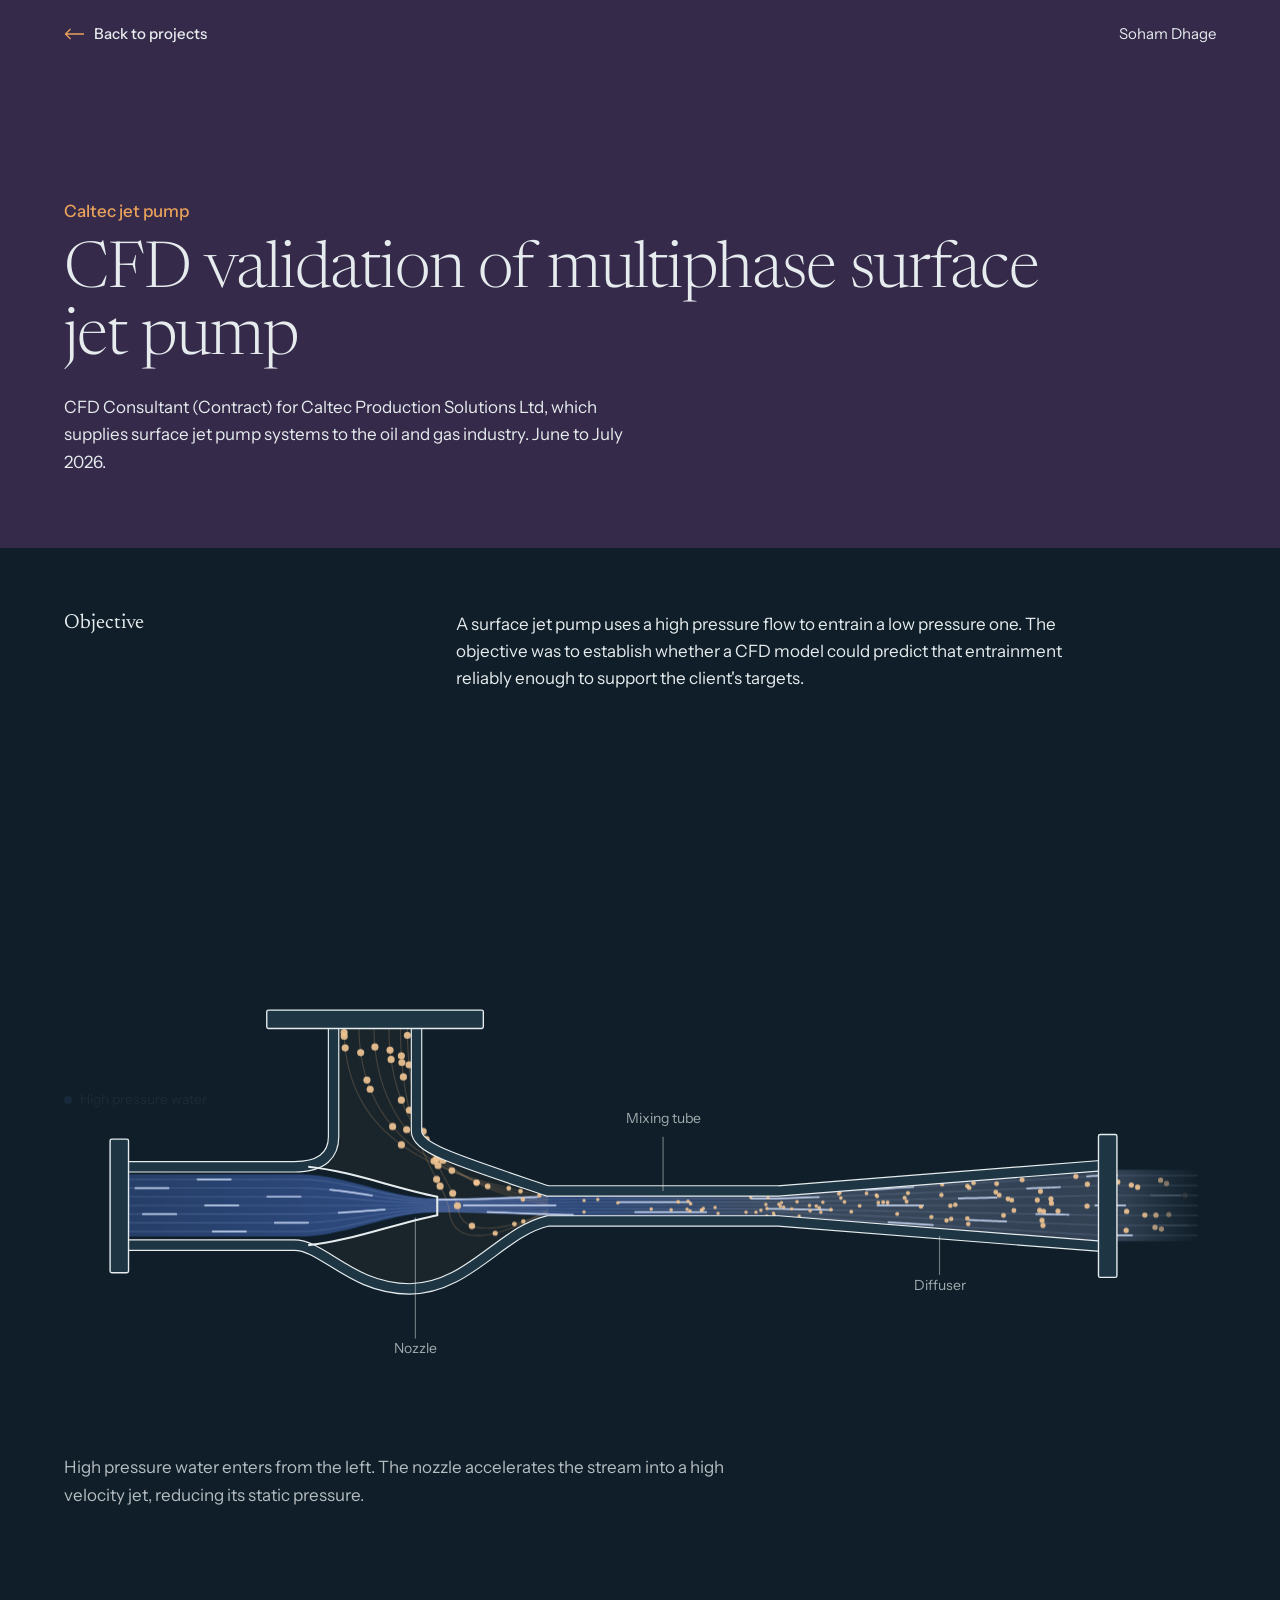
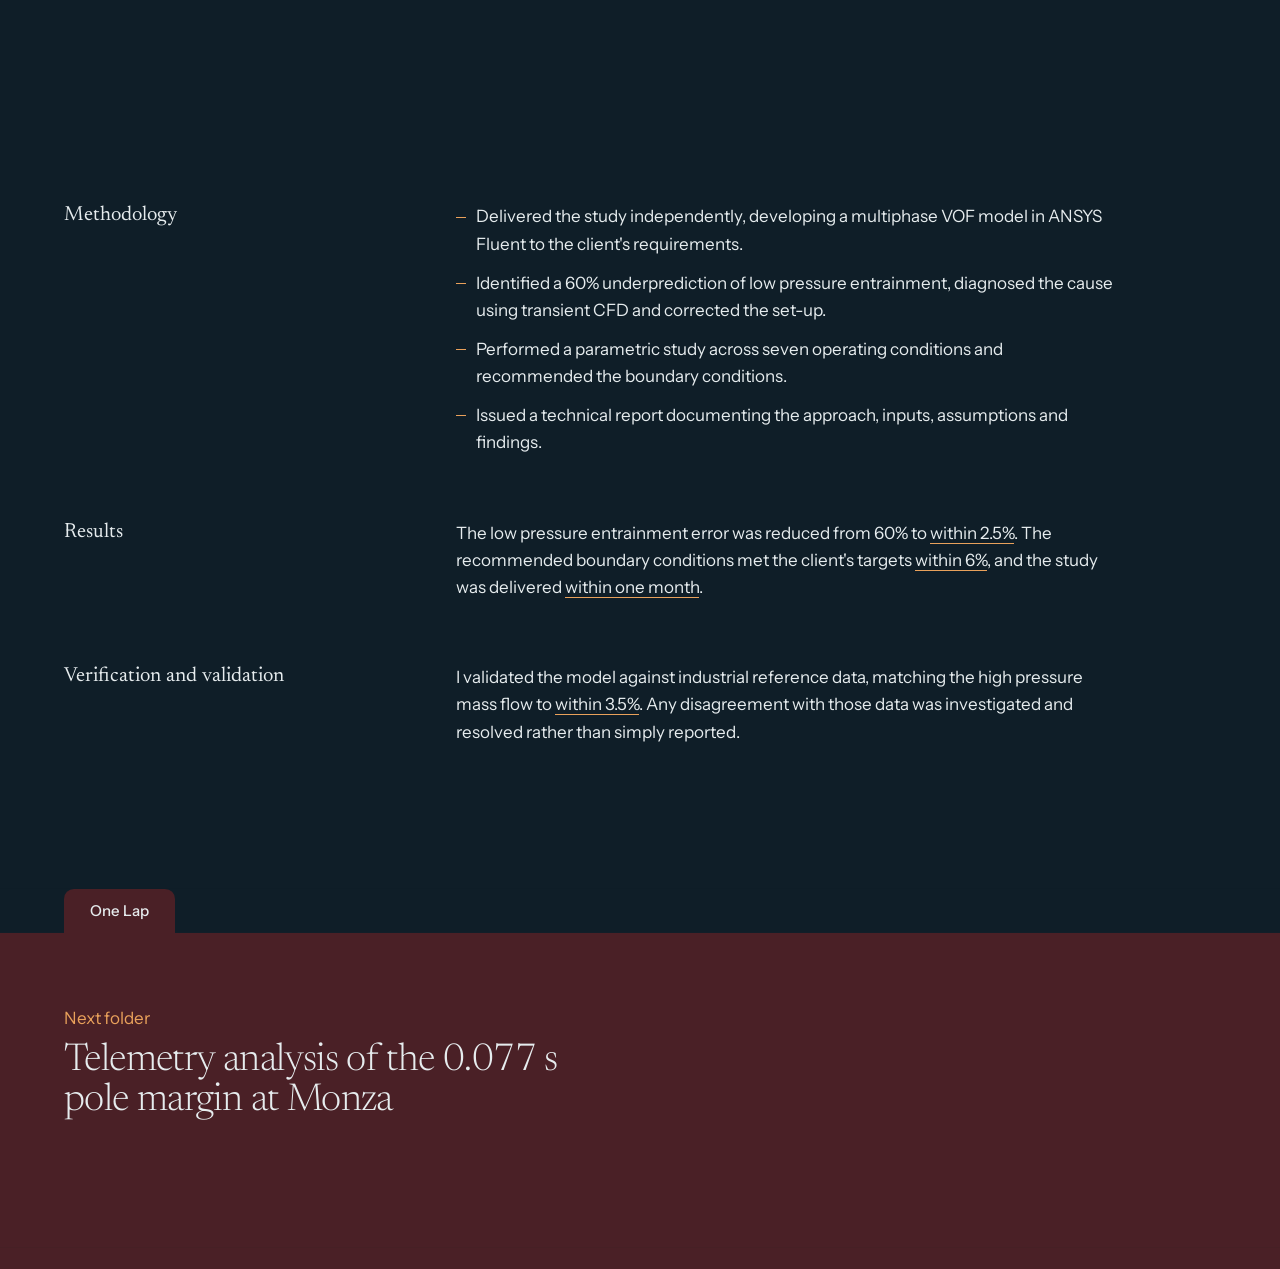
<file: projects/caltec.html>
<!doctype html>
<html lang="en">
<head>
<meta charset="utf-8">
<meta http-equiv="Content-Security-Policy" content="default-src 'none'; script-src 'self'; style-src 'self' 'unsafe-inline'; img-src 'self'; font-src 'self'; frame-src 'none'; base-uri 'none'; form-action 'none'">
<meta name="viewport" content="width=device-width, initial-scale=1">
<title>Caltec jet pump, Soham Dhage</title>
<meta name="description" content="A multiphase CFD validation study of a surface jet pump, delivered for Caltec Production Solutions.">
<meta name="theme-color" content="#0F1E28">
<link rel="icon" href="../assets/favicon.svg" type="image/svg+xml">
<link rel="canonical" href="https://its-srd.github.io/projects/caltec.html">
<meta property="og:type" content="website">
<meta property="og:title" content="Caltec jet pump, Soham Dhage">
<meta property="og:description" content="A multiphase CFD validation study of a surface jet pump, delivered for Caltec Production Solutions.">
<meta property="og:url" content="https://its-srd.github.io/projects/caltec.html">
<meta property="og:image" content="https://its-srd.github.io/assets/share.jpg">
<meta property="og:image:width" content="1200">
<meta property="og:image:height" content="630">
<meta name="twitter:card" content="summary_large_image">
<link rel="preload" href="../assets/fonts/newsreader.woff2" as="font" type="font/woff2" crossorigin>
<link rel="stylesheet" href="../css/main.css">
</head>
<body>

<nav class="nav nav--stay" aria-label="Main">
  <a class="back" href="../index.html#projects">
    <svg viewBox="0 0 20 12" width="20" height="12" fill="none" stroke="currentColor" stroke-width="1.3" aria-hidden="true"><path d="M20 6H1.5M6.5 1L1.5 6L6.5 11"/></svg>
    Back to projects
  </a>
  <div class="nav__links"><a href="../index.html">Soham Dhage</a></div>
</nav>

<header class="doc-head doc-head--caltec">
  <p class="doc-kicker">Caltec jet pump</p>
  <h1 class="doc-title">CFD validation of multiphase surface jet pump</h1>
  <p class="doc-context">CFD Consultant (Contract) for Caltec Production Solutions Ltd, which supplies surface jet pump systems to the oil and gas industry. June to July 2026.</p>
</header>

<main class="doc">
  <div class="doc-row">
    <h2 class="doc-row__label">Objective</h2>
    <div class="doc-row__body">
      <p>A surface jet pump uses a high pressure flow to entrain a low pressure one. The objective was to establish whether a CFD model could predict that entrainment reliably enough to support the client's targets.</p>
    </div>
  </div>

</main>

<section class="stage stage--jet" aria-label="How a surface jet pump works">
  <div class="stage__pin">
    <div class="jet">
      <canvas class="jet__flow" aria-hidden="true"></canvas>
      <svg class="jet__sketch" viewBox="0 0 1000 420" role="img" aria-labelledby="jet-title" fill="none">
        <title id="jet-title">Generic cutaway sketch of a surface jet pump. High pressure water enters from the left and accelerates through a nozzle. Low pressure gas is drawn in from an inlet above. The two mix along a narrow mixing tube, then slow down through a widening diffuser and leave on the right.</title>
          <path class="jet__edge draw" pathLength="1" d="M234 74V170C234 185 225 196 200 196H54" data-at="0" data-dur=".08"/>
          <path class="jet__wall draw" pathLength="1" d="M234 74V170C234 185 225 196 200 196H54" data-at="0" data-dur=".08"/>
          <path class="jet__edge draw" pathLength="1" d="M306 74V165C306 180 340 190 420 217H620L900 195" data-at=".01" data-dur=".12"/>
          <path class="jet__wall draw" pathLength="1" d="M306 74V165C306 180 340 190 420 217H620L900 195" data-at=".01" data-dur=".12"/>
          <path class="jet__edge draw" pathLength="1" d="M54 264H200C225 264 250 302 300 302C350 302 380 252 420 243H620L900 265" data-at=".01" data-dur=".12"/>
          <path class="jet__wall draw" pathLength="1" d="M54 264H200C225 264 250 302 300 302C350 302 380 252 420 243H620L900 265" data-at=".01" data-dur=".12"/>
          <path class="jet__nozzle draw" pathLength="1" d="M212 196C250 200 285 214 324 222V238C285 246 250 260 212 264" data-at=".07" data-dur=".06"/>
          <rect class="jet__flange" x="40" y="172" width="16" height="116" rx="1.5" data-at=".1" data-dur=".03"/>
          <rect class="jet__flange" x="176" y="60" width="188" height="16" rx="1.5" data-at=".1" data-dur=".03"/>
          <rect class="jet__flange" x="898" y="168" width="16" height="124" rx="1.5" data-at=".12" data-dur=".03"/>
          <path class="sk sk--leader" d="M305 345L305 240" data-at=".12" data-dur=".03"/>
          <path class="sk sk--leader" d="M520 170L520 217" data-at=".12" data-dur=".03"/>
          <path class="sk sk--leader" d="M760 290L760 256" data-at=".12" data-dur=".03"/>
      </svg>
      <span class="tag tag--hp" style="left:0;top:31%" data-at=".2"><i class="tag__dot tag__dot--water"></i>High pressure water</span>
      <span class="tag" style="left:37%;top:5%" data-at=".45"><i class="tag__dot tag__dot--gas"></i>Low pressure gas</span>
      <span class="tag tag--mid" style="left:30.5%;top:82.5%" data-at=".12">Nozzle</span>
      <span class="tag tag--mid" style="left:52%;top:35%" data-at=".12">Mixing tube</span>
      <span class="tag tag--mid" style="left:76%;top:69.5%" data-at=".12">Diffuser</span>
      <span class="tag tag--end" style="right:0;top:31%" data-at=".82">Mixed flow out</span>
    </div>
    <div class="stage__steps">
      <p class="stage__step" data-from="0" data-to=".16">A surface jet pump has no moving parts. This generic sketch illustrates the operating principle and does not represent the client's geometry.</p>
      <p class="stage__step" data-from=".18" data-to=".41">High pressure water enters from the left. The nozzle accelerates the stream into a high velocity jet, reducing its static pressure.</p>
      <p class="stage__step" data-from=".43" data-to=".58">The resulting low pressure entrains gas through the upper inlet, around the nozzle and into the throat.</p>
      <p class="stage__step" data-from=".6" data-to=".78">Along the mixing tube, the high velocity water carries the gas with it, and the gas disperses through the stream until the two phases are well mixed.</p>
      <p class="stage__step" data-from=".8" data-to="1">The diverging diffuser decelerates the mixture and recovers static pressure before discharge.</p>
    </div>
  </div>
</section>

<div class="doc">
  <div class="doc-row">
    <h2 class="doc-row__label">Methodology</h2>
    <div class="doc-row__body">
      <ul class="doc-list">
        <li>Delivered the study independently, developing a multiphase VOF model in ANSYS Fluent to the client's requirements.</li>
        <li>Identified a 60% underprediction of low pressure entrainment, diagnosed the cause using transient CFD and corrected the set-up.</li>
        <li>Performed a parametric study across seven operating conditions and recommended the boundary conditions.</li>
        <li>Issued a technical report documenting the approach, inputs, assumptions and findings.</li>
      </ul>
    </div>
  </div>

  <div class="doc-row">
    <h2 class="doc-row__label">Results</h2>
    <div class="doc-row__body">
      <p>The low pressure entrainment error was reduced from 60% to <u>within 2.5%</u>. The recommended boundary conditions met the client's targets <u>within 6%</u>, and the study was delivered <u>within one month</u>.</p>
    </div>
  </div>

  <div class="doc-row">
    <h2 class="doc-row__label">Verification and validation</h2>
    <div class="doc-row__body">
      <p>I validated the model against industrial reference data, matching the high pressure mass flow to <u>within 3.5%</u>. Any disagreement with those data was investigated and resolved rather than simply reported.</p>
    </div>
  </div>
</div>

<a class="next next--lap" href="one-lap.html">
  <span class="next__tab">One Lap</span>
  <span class="next__body">
    <span class="next__hint">Next folder</span>
    <span class="next__title">Telemetry analysis of the 0.077&nbsp;s pole margin at Monza</span>
  </span>
</a>
<footer class="doc-foot doc-foot--lap">
  <a href="../index.html#projects">All projects</a>
  <a href="mailto:sohamdhage751@gmail.com">sohamdhage751@gmail.com</a>
</footer>

<script src="../assets/vendor/gsap.min.js"></script>
<script src="../assets/vendor/ScrollTrigger.min.js"></script>
<script src="../assets/vendor/lenis.min.js"></script>
<script src="../js/main.js"></script>
<script src="../js/stage.js"></script>
<script src="../js/caltec.js"></script>
</body>
</html>
</file>
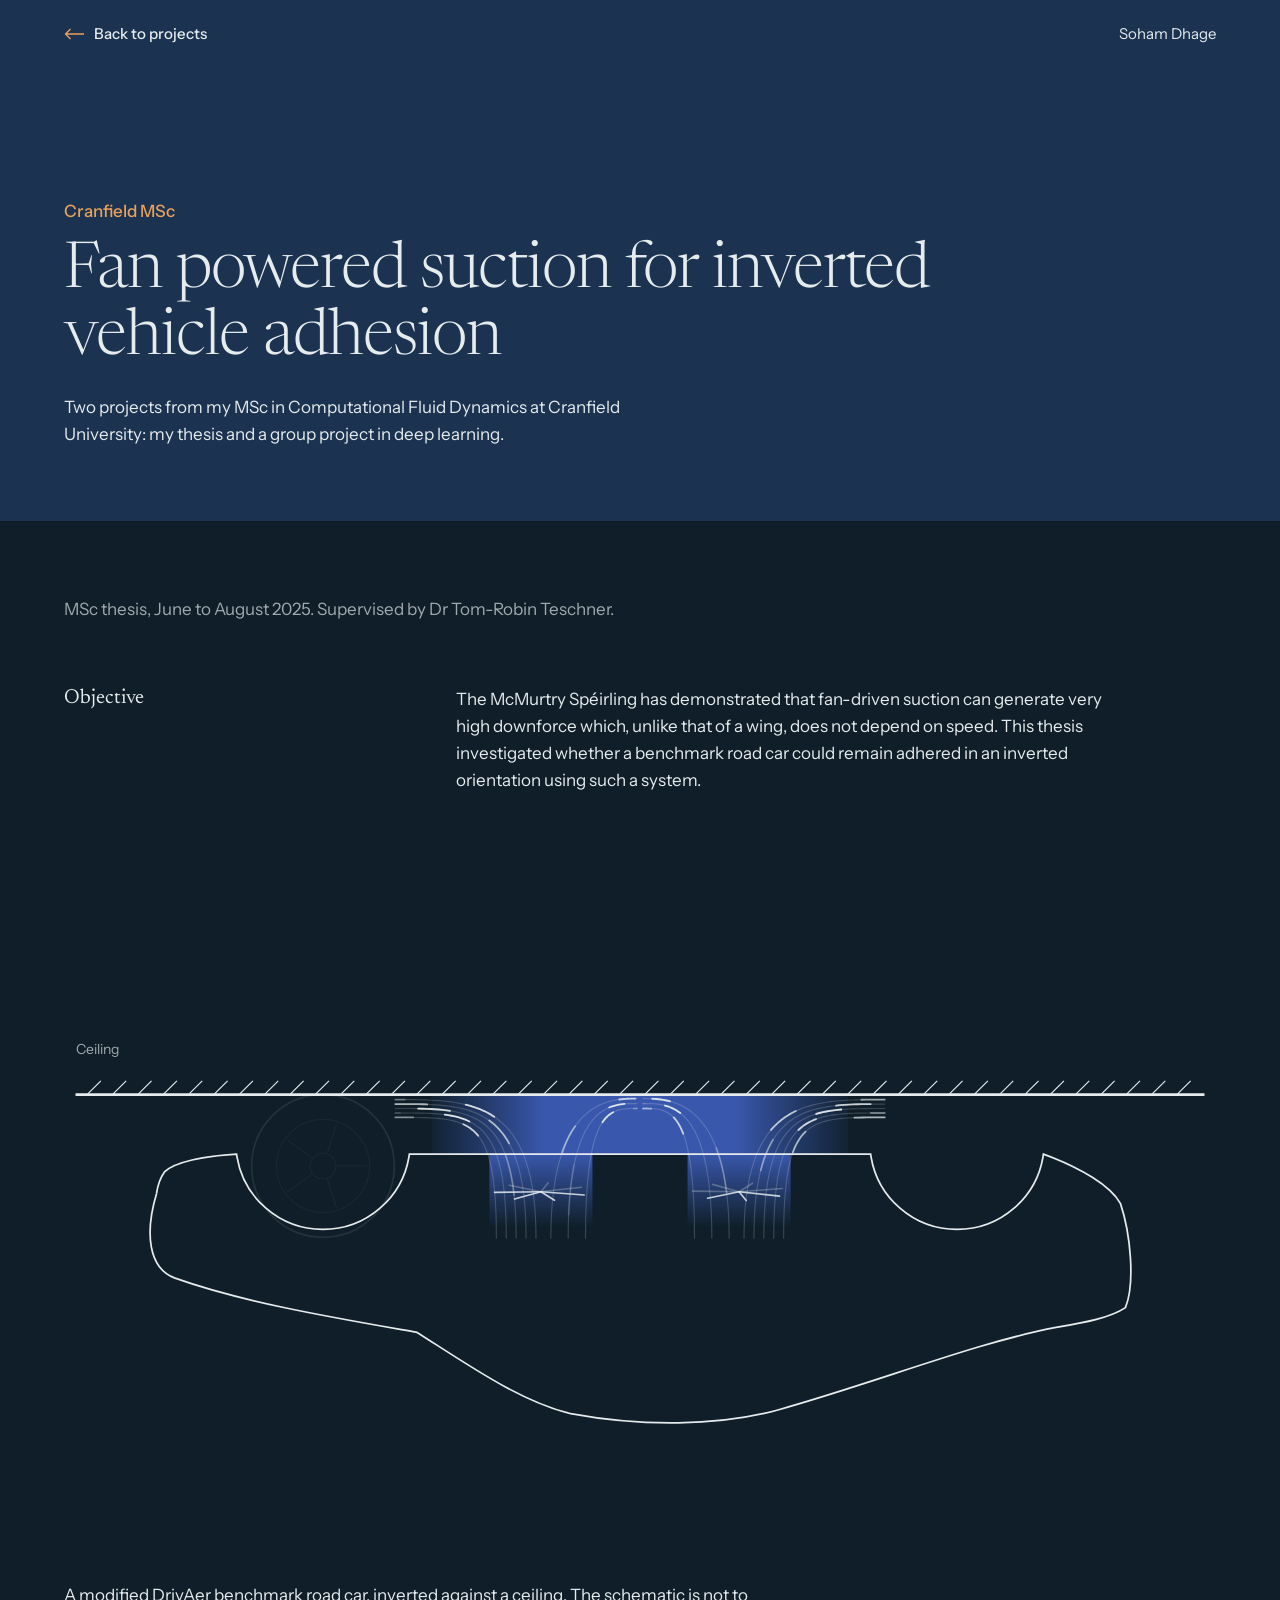
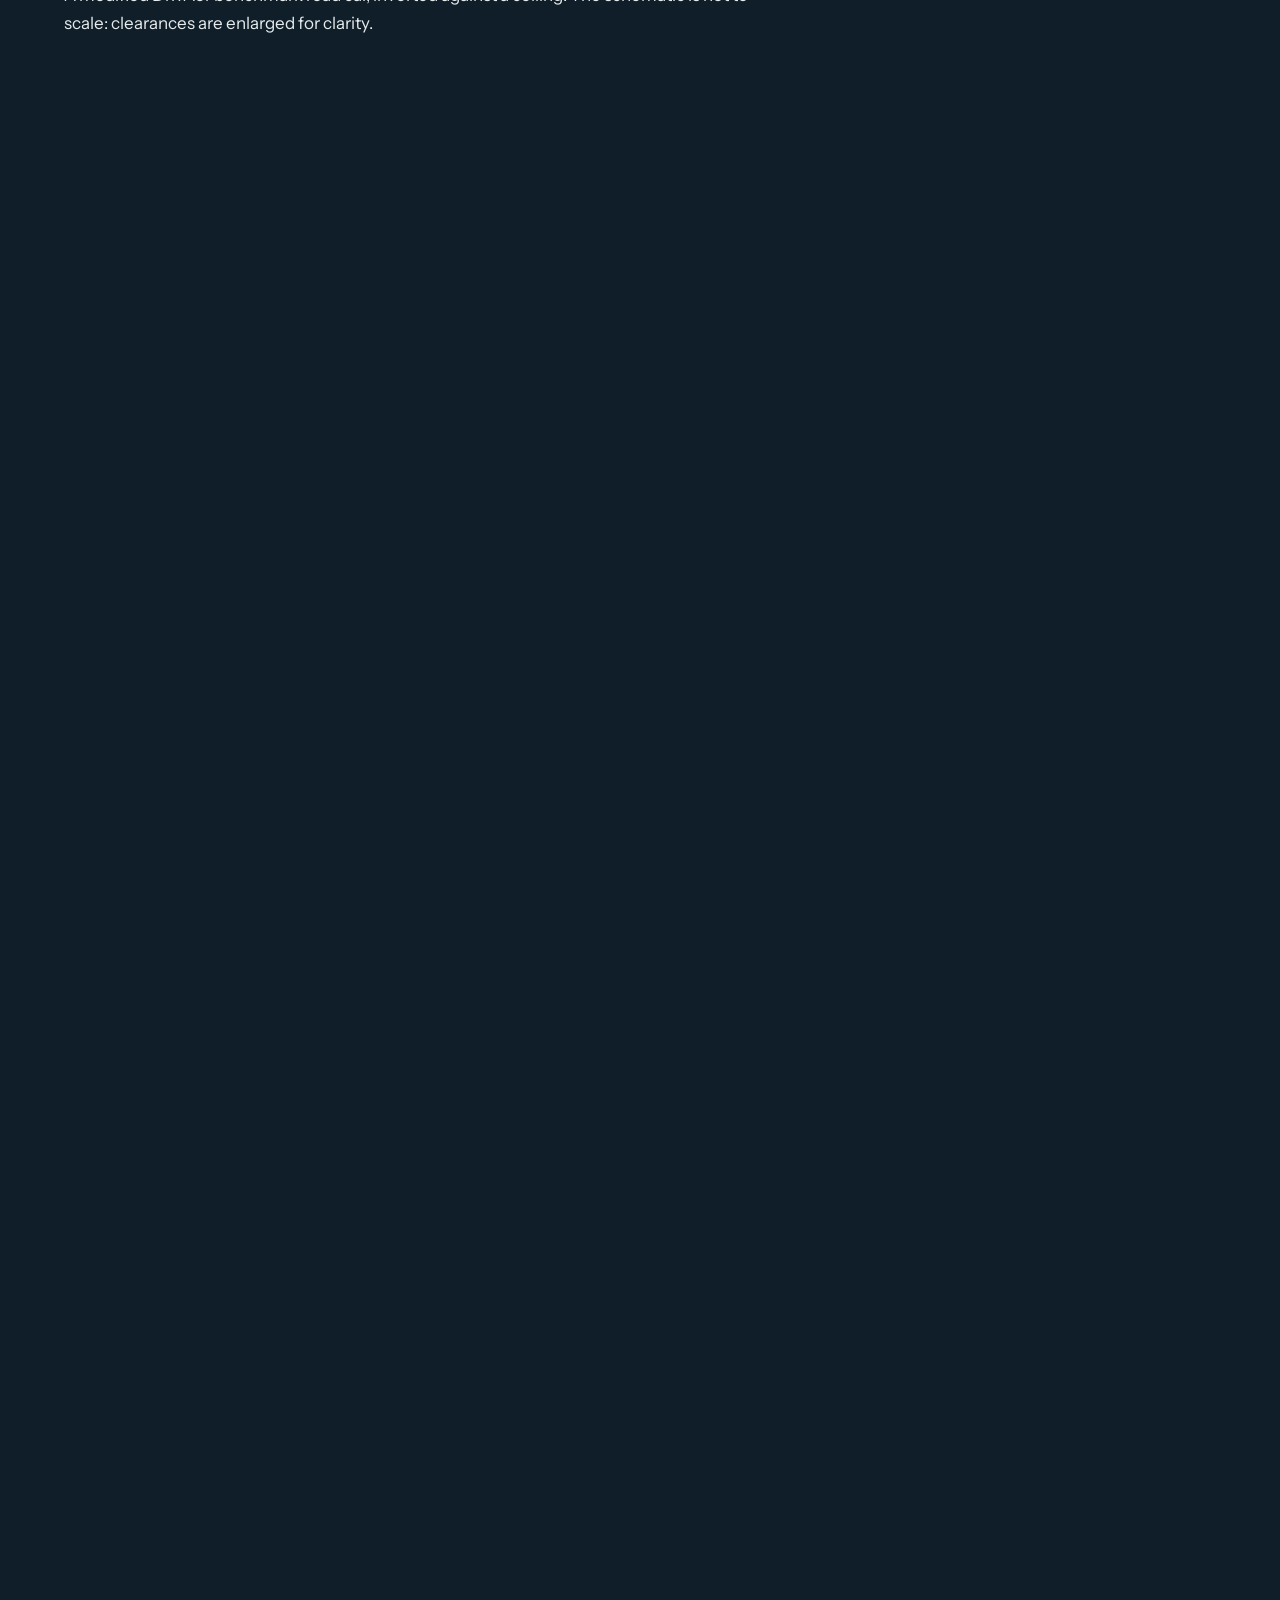
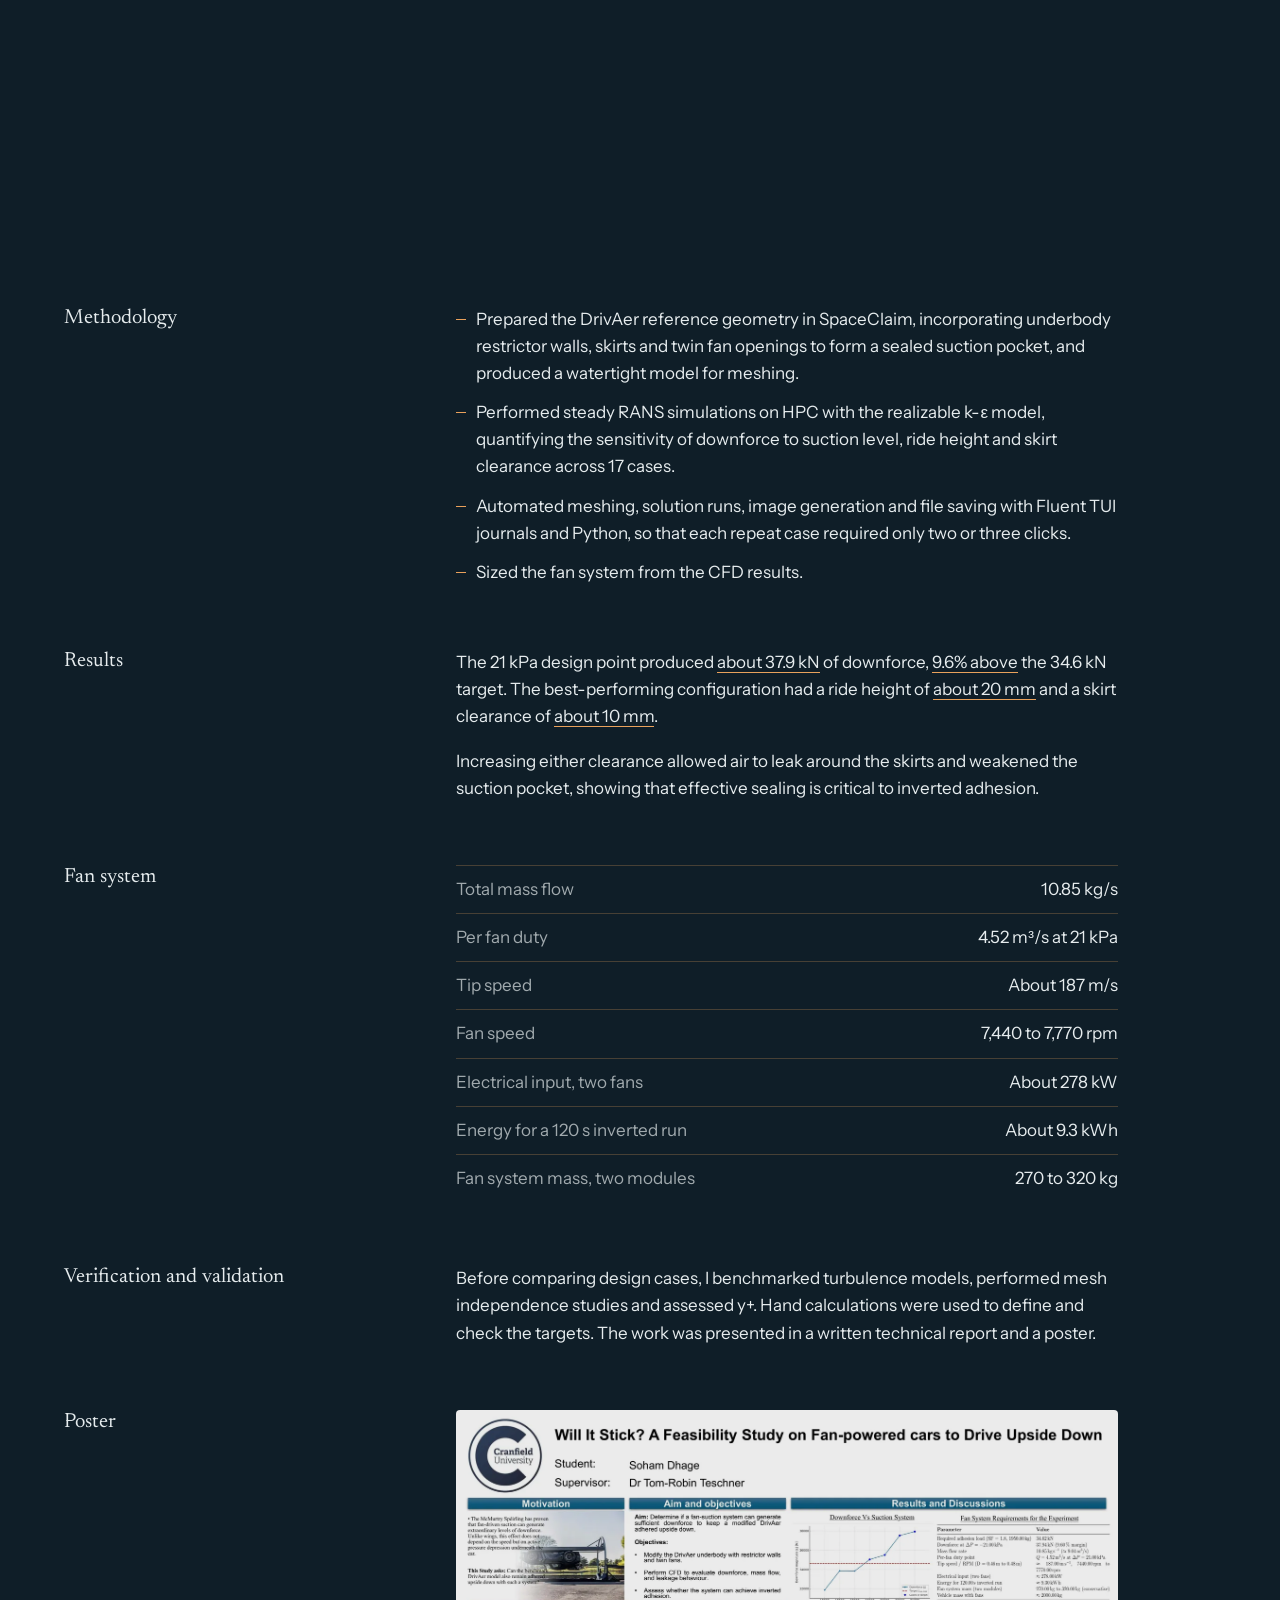
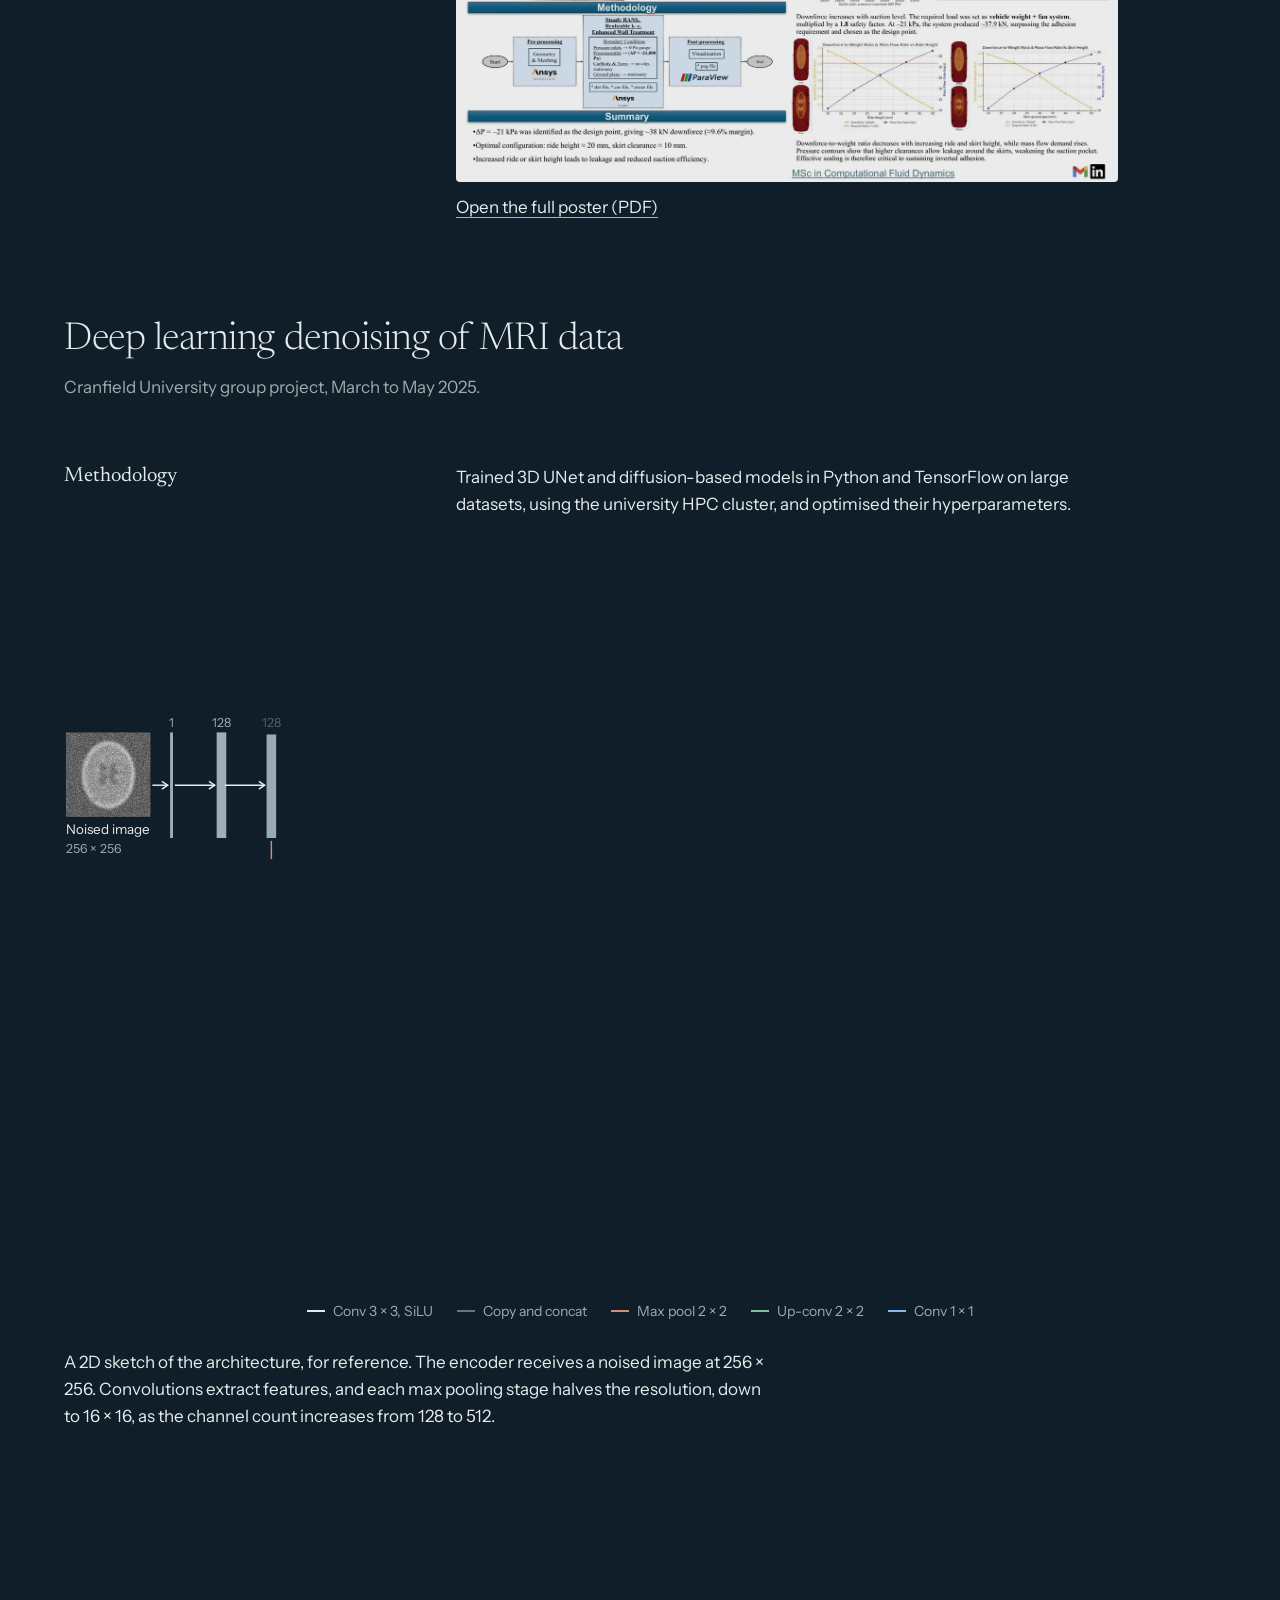
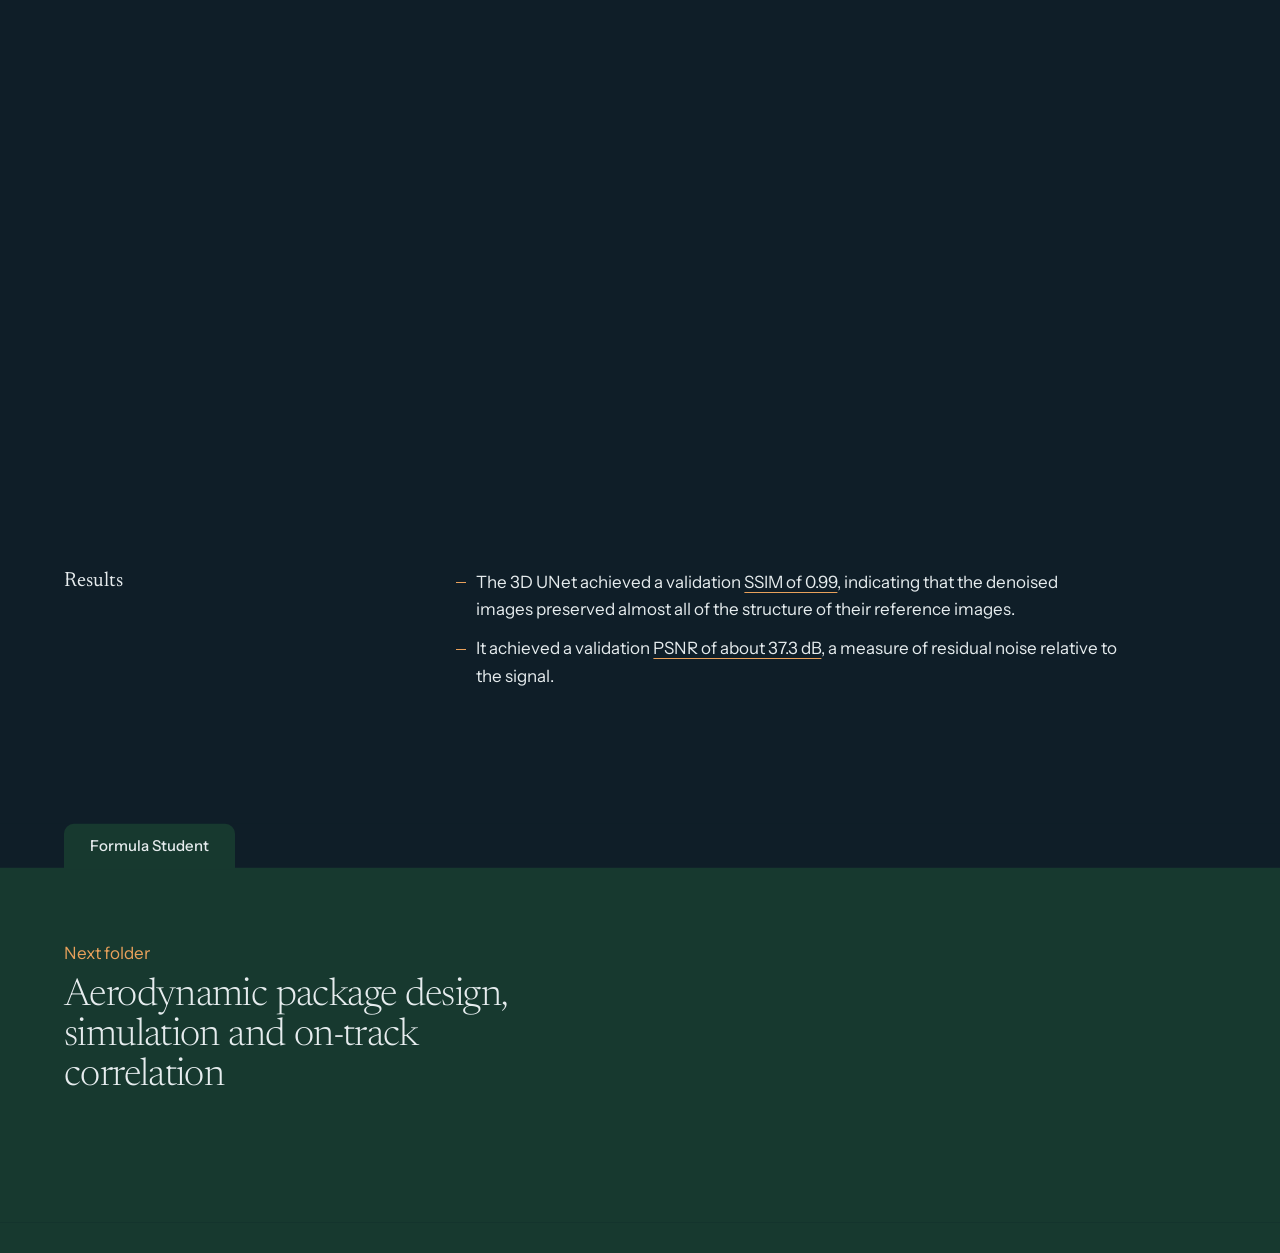
<file: projects/cranfield.html>
<!doctype html>
<html lang="en">
<head>
<meta charset="utf-8">
<meta http-equiv="Content-Security-Policy" content="default-src 'none'; script-src 'self'; style-src 'self' 'unsafe-inline'; img-src 'self'; font-src 'self'; frame-src 'none'; base-uri 'none'; form-action 'none'">
<meta name="viewport" content="width=device-width, initial-scale=1">
<title>Cranfield MSc, Soham Dhage</title>
<meta name="description" content="MSc thesis on fan powered suction for inverted vehicle adhesion, and deep learning denoising of MRI data, at Cranfield University.">
<meta name="theme-color" content="#0F1E28">
<link rel="icon" href="../assets/favicon.svg" type="image/svg+xml">
<link rel="canonical" href="https://its-srd.github.io/projects/cranfield.html">
<meta property="og:type" content="website">
<meta property="og:title" content="Cranfield MSc, Soham Dhage">
<meta property="og:description" content="MSc thesis on fan powered suction for inverted vehicle adhesion, and deep learning denoising of MRI data, at Cranfield University.">
<meta property="og:url" content="https://its-srd.github.io/projects/cranfield.html">
<meta property="og:image" content="https://its-srd.github.io/assets/share.jpg">
<meta property="og:image:width" content="1200">
<meta property="og:image:height" content="630">
<meta name="twitter:card" content="summary_large_image">
<link rel="preload" href="../assets/fonts/newsreader.woff2" as="font" type="font/woff2" crossorigin>
<link rel="stylesheet" href="../css/main.css">
</head>
<body>

<nav class="nav nav--stay" aria-label="Main">
  <a class="back" href="../index.html#projects">
    <svg viewBox="0 0 20 12" width="20" height="12" fill="none" stroke="currentColor" stroke-width="1.3" aria-hidden="true"><path d="M20 6H1.5M6.5 1L1.5 6L6.5 11"/></svg>
    Back to projects
  </a>
  <div class="nav__links"><a href="../index.html">Soham Dhage</a></div>
</nav>

<header class="doc-head">
  <p class="doc-kicker">Cranfield MSc</p>
  <h1 class="doc-title">Fan powered suction for inverted vehicle adhesion</h1>
  <p class="doc-context">Two projects from my MSc in Computational Fluid Dynamics at Cranfield University: my thesis and a group project in deep learning.</p>
</header>

<main class="doc doc--even">
  <section aria-label="Thesis">
    <p class="doc__part-meta doc__part-meta--first">MSc thesis, June to August 2025. Supervised by Dr Tom-Robin Teschner.</p>

    <div class="doc-row">
      <h2 class="doc-row__label">Objective</h2>
      <div class="doc-row__body">
        <p>The McMurtry Spéirling has demonstrated that fan-driven suction can generate very high downforce which, unlike that of a wing, does not depend on speed. This thesis investigated whether a benchmark road car could remain adhered in an inverted orientation using such a system.</p>
      </div>
    </div>
  </section>
</main>

    <section class="stage stage--suction" aria-label="How the suction system works">
    <div class="stage__pin">
      <div class="suction">
        <canvas class="suction__flow" aria-hidden="true"></canvas>
        <svg class="suction__sketch" viewBox="0 0 1000 470" role="img" aria-labelledby="suction-title" fill="none">
          <title id="suction-title">Side view of a road car upside down against a ceiling. Skirts and restrictor walls between the wheels seal a pocket between the underbody and the ceiling, twin fans draw air out of it, and the resulting downforce exceeds the required load.</title>
          <path class="sk sk--ceiling" pathLength="1" d="M10 70H990" data-at="0" data-dur=".08"/>
          <path class="sk sk--hatch" d="M20 70L32 58M42 70L54 58M64 70L76 58M86 70L98 58M108 70L120 58M130 70L142 58M152 70L164 58M174 70L186 58M196 70L208 58M218 70L230 58M240 70L252 58M262 70L274 58M284 70L296 58M306 70L318 58M328 70L340 58M350 70L362 58M372 70L384 58M394 70L406 58M416 70L428 58M438 70L450 58M460 70L472 58M482 70L494 58M504 70L516 58M526 70L538 58M548 70L560 58M570 70L582 58M592 70L604 58M614 70L626 58M636 70L648 58M658 70L670 58M680 70L692 58M702 70L714 58M724 70L736 58M746 70L758 58M768 70L780 58M790 70L802 58M812 70L824 58M834 70L846 58M856 70L868 58M878 70L890 58M900 70L912 58M922 70L934 58M944 70L956 58M966 70L978 58" data-at=".04" data-dur=".06"/>
          <path class="sk draw" pathLength="1" d="M 80.3 156 C 70 190.4 73.4 220.5 95.8 229.1 C 156 250.6 233.4 263.5 306.5 276.4 C 353.8 306.5 396.8 336.6 439.8 346.9 C 500 358.1 568.8 358.1 620.4 343.5 C 706.4 319.4 792.4 285 861.2 272.1 C 887 267.8 908.5 263.5 921.4 254.9 C 930 233.4 925.7 190.4 917.1 164.6 C 908.5 149.1 882.7 133.6 850.2 121.6 A 75.7 75.7 0 0 1 700.2 121.6 L 299.8 121.6 A 75.7 75.7 0 0 1 149.8 121.6 C 121.6 123.3 95.8 128.5 87.2 137.1 C 82.9 143.1 81.2 149.1 80.3 156 Z" data-at=".03" data-dur=".15"/>
          <path class="sk sk--detail draw" pathLength="1" d="M 326.3 280.7 C 366.7 309.1 405.4 330.6 444.1 338.3 C 500 347.8 568.8 347.8 616.1 334.9 C 663.4 322 706.4 304.8 733.9 291.9 L 326.3 280.7" data-at="0.120" data-dur=".05"/>
          <path class="sk sk--detail draw" pathLength="1" d="M 474.2 341.8 L 474.2 285" data-at="0.126" data-dur=".05"/>
          <path class="sk sk--detail draw" pathLength="1" d="M 598.9 339.2 L 598.9 288.4" data-at="0.132" data-dur=".05"/>
          <path class="sk sk--detail draw" pathLength="1" d="M 457 285 L 457 143.1" data-at="0.138" data-dur=".05"/>
          <path class="sk sk--detail draw" pathLength="1" d="M 607.5 288.4 L 607.5 143.1" data-at="0.144" data-dur=".05"/>
          <path class="sk sk--detail draw" pathLength="1" d="M 302.2 143.1 L 697.8 143.1" data-at="0.150" data-dur=".05"/>
          <path class="sk sk--detail draw" pathLength="1" d="M 300.5 273 L 295.3 156" data-at="0.156" data-dur=".05"/>
          <path class="sk sk--detail draw" pathLength="1" d="M 87.2 207.6 C 113 214.5 138.8 217.9 164.6 223.1" data-at="0.162" data-dur=".05"/>
          <path class="sk sk--detail draw" pathLength="1" d="M 865.5 269.5 C 887 262.6 904.2 254.9 917.1 242" data-at="0.168" data-dur=".05"/>
          <path class="sk sk--detail draw" pathLength="1" d="M 315.1 276.4 L 295.3 291.9 L 328 295.3" data-at="0.174" data-dur=".05"/>
          <g class="sk__wheel" data-at="0.10" data-dur=".06"><circle class="sk" cx="224.8" cy="131.9" r="61.9"/><circle class="sk sk--detail" cx="224.8" cy="131.9" r="40.4"/><circle class="sk sk--detail" cx="224.8" cy="131.9" r="11.2"/><path class="sk sk--detail" d="M236.8 131.9L263.5 131.9M228.5 143.4L236.8 168.7M215.1 139.0L193.5 154.7M215.1 124.8L193.5 109.2M228.5 120.5L236.8 95.1"/></g>
          <g class="sk__wheel" data-at="0.12" data-dur=".06"><circle class="sk" cx="775.2" cy="131.9" r="61.9"/><circle class="sk sk--detail" cx="775.2" cy="131.9" r="40.4"/><circle class="sk sk--detail" cx="775.2" cy="131.9" r="11.2"/><path class="sk sk--detail" d="M787.2 131.9L813.9 131.9M778.9 143.4L787.2 168.7M765.5 139.0L743.9 154.7M765.5 124.8L743.9 109.2M778.9 120.5L787.2 95.1"/></g>
          <rect class="sk__skirt" x="319.4" y="94.1" width="361.2" height="27.5" data-at=".24" data-dur=".08"/>
          <path class="sk sk--seal draw" pathLength="1" d="M 319.4 121.6 L 319.4 94.1 L 680.6 94.1 L 680.6 121.6" data-at=".24" data-dur=".1"/>
          <path class="sk" d="M 369.3 121.6 L 369.3 186.1 M 458.7 186.1 L 458.7 121.6" data-at=".42" data-dur=".05"/>
          <path class="sk" d="M 541.3 121.6 L 541.3 186.1 M 630.7 186.1 L 630.7 121.6" data-at=".42" data-dur=".05"/>
          <path class="sk sk--force draw" pathLength="1" d="M603.2 456V362" data-at=".7" data-dur=".08"/>
          <path class="sk sk--force" d="M596.2 373L603.2 362L610.2 373" data-at=".77" data-dur=".02"/>
          <path class="sk sk--force draw" pathLength="1" d="M396.8 362V448" data-at=".7" data-dur=".08"/>
          <path class="sk sk--force" d="M389.8 437L396.8 448L403.8 437" data-at=".77" data-dur=".02"/>
          <path class="sk sk--leader" d="M319.4 40L319.4 107.8" data-at=".28" data-dur=".04"/>
          <path class="sk sk--leader" d="M500.0 40L500.0 107.8" data-at=".3" data-dur=".04"/>
          <path class="sk sk--leader" d="M586.0 40L586.0 147.4" data-at=".46" data-dur=".04"/>
        </svg>
        <span class="tag tag--ceiling" style="left:1%;top:5%" data-at=".03">Ceiling</span>
        <span class="tag tag--mid" style="left:31.9%;top:5%" data-at=".28">Restrictor walls</span>
        <span class="tag tag--mid" style="left:50%;top:5%" data-at=".3">Skirts</span>
        <span class="tag tag--mid tag--fans" style="left:60.6%;top:5%" data-at=".46">Twin fans</span>
        <span class="tag tag--scale" style="left:1%;top:90%" data-at=".52"><i></i>Lower pressure</span>
        <span class="tag tag--before" style="right:61%;top:84%" data-at=".78">34.6 kN required</span>
        <span class="tag" style="left:61%;top:84%;margin-left:12px" data-at=".78"><u>37.9 kN</u> downforce</span>
      </div>
      <div class="stage__steps">
        <p class="stage__step" data-from="0" data-to=".21">A modified DrivAer benchmark road car, inverted against a ceiling. The schematic is not to scale: clearances are enlarged for clarity.</p>
        <p class="stage__step" data-from=".23" data-to=".42">Restrictor walls and side skirts, positioned within the wheelbase, seal the underbody to form a suction pocket.</p>
        <p class="stage__step" data-from=".44" data-to=".67">Twin fans beneath the car extract air from the pocket, reducing its pressure. Leakage is confined to the narrow gap under the skirts.</p>
        <p class="stage__step" data-from=".69" data-to="1">At a suction of 21 kPa the pocket generates <u>about 37.9 kN</u> of downforce, exceeding the <u>34.6 kN</u> required to support the vehicle and fans with a safety factor of 1.8.</p>
      </div>
    </div>
  </section>

<div class="doc doc--even">
  <section aria-label="Thesis method and results">
    <div class="doc-row">
      <h2 class="doc-row__label">Methodology</h2>
      <div class="doc-row__body">
        <ul class="doc-list">
          <li>Prepared the DrivAer reference geometry in SpaceClaim, incorporating underbody restrictor walls, skirts and twin fan openings to form a sealed suction pocket, and produced a watertight model for meshing.</li>
          <li>Performed steady RANS simulations on HPC with the realizable k-ε model, quantifying the sensitivity of downforce to suction level, ride height and skirt clearance across 17 cases.</li>
          <li>Automated meshing, solution runs, image generation and file saving with Fluent TUI journals and Python, so that each repeat case required only two or three clicks.</li>
          <li>Sized the fan system from the CFD results.</li>
        </ul>
      </div>
    </div>

    <div class="doc-row">
      <h2 class="doc-row__label">Results</h2>
      <div class="doc-row__body">
        <p>The 21 kPa design point produced <u>about 37.9 kN</u> of downforce, <u>9.6% above</u> the 34.6 kN target. The best-performing configuration had a ride height of <u>about 20 mm</u> and a skirt clearance of <u>about 10 mm</u>.</p>
        <p>Increasing either clearance allowed air to leak around the skirts and weakened the suction pocket, showing that effective sealing is critical to inverted adhesion.</p>
      </div>
    </div>

    <div class="doc-row">
      <h2 class="doc-row__label">Fan system</h2>
      <div class="doc-row__body">
        <dl class="spec">
          <div><dt>Total mass flow</dt><dd>10.85 kg/s</dd></div>
          <div><dt>Per fan duty</dt><dd>4.52 m³/s at 21 kPa</dd></div>
          <div><dt>Tip speed</dt><dd>About 187 m/s</dd></div>
          <div><dt>Fan speed</dt><dd>7,440 to 7,770 rpm</dd></div>
          <div><dt>Electrical input, two fans</dt><dd>About 278 kW</dd></div>
          <div><dt>Energy for a 120 s inverted run</dt><dd>About 9.3 kWh</dd></div>
          <div><dt>Fan system mass, two modules</dt><dd>270 to 320 kg</dd></div>
        </dl>
      </div>
    </div>

    <div class="doc-row">
      <h2 class="doc-row__label">Verification and validation</h2>
      <div class="doc-row__body">
        <p>Before comparing design cases, I benchmarked turbulence models, performed mesh independence studies and assessed y+. Hand calculations were used to define and check the targets. The work was presented in a written technical report and a poster.</p>
      </div>
    </div>

    <div class="doc-row">
      <h2 class="doc-row__label">Poster</h2>
      <div class="doc-row__body">
        <a class="poster" href="../assets/projects/cranfield/poster.pdf">
          <img src="../assets/projects/cranfield/poster.webp" srcset="../assets/projects/cranfield/poster-1400.webp 1400w, ../assets/projects/cranfield/poster.webp 2667w" sizes="100vw" decoding="async" alt="MSc thesis poster, Will It Stick? A Feasibility Study on Fan-powered cars to Drive Upside Down. It sets out the motivation, aim, method, fan system requirements and results: at a suction of 21 kPa the system produced about 37.9 kN, and the best configuration had a ride height of about 20 mm and a skirt clearance of about 10 mm." width="2667" height="1500" loading="lazy">
        </a>
        <p class="poster__link"><a href="../assets/projects/cranfield/poster.pdf">Open the full poster (PDF)</a></p>
      </div>
    </div>
  </section>

  <section class="doc__part" aria-labelledby="mri">
    <h2 class="doc__part-title" id="mri">Deep learning denoising of MRI data</h2>
    <p class="doc__part-meta">Cranfield University group project, March to May 2025.</p>

    <div class="doc-row">
      <h3 class="doc-row__label">Methodology</h3>
      <div class="doc-row__body">
        <p>Trained 3D UNet and diffusion-based models in Python and TensorFlow on large datasets, using the university HPC cluster, and optimised their hyperparameters.</p>
      </div>
    </div>
  </section>
</div>

    <section class="stage stage--unet" aria-label="Structure of the UNet">
    <div class="stage__pin">
      <div class="unet">
        <svg class="unet__sketch" viewBox="0 0 1200 620" role="img" aria-labelledby="unet-title" fill="none">
          <title id="unet-title">UNet structure. A noised image at 256 by 256 passes down through convolution and max pooling stages of 128, 128, 256, 384 and 512 channels to a bottleneck, then back up through up-convolutions, with copy and concatenate connections joining matching stages, to a single channel output of predicted noise.</title>
          <image class="u-panel" href="../assets/projects/cranfield/noised-image.webp" x="2" y="40" width="88" height="88" data-at="0.000" data-dur=".04"/>
          <text class="u-cap u-start" x="2" y="146" data-at="0.008" data-dur=".03">Noised image</text>
          <path class="u-line u-line--conv draw" pathLength="1" d="M92 95H108" data-at="0.025" data-dur="0.03"/>
          <path class="u-line u-line--conv" d="M102 91L108 95L102 99" data-at="0.045" data-dur=".008"/>
          <text class="u-size u-start" x="2" y="166" data-at="0.025" data-dur=".02">256 × 256</text>
          <g class="grow" data-at="0.025" data-dur=".035"><rect class="u-block" x="110.5" y="40" width="3" height="110"/></g>
          <text class="u-num" x="112" y="34" data-at="0.041" data-dur=".02">1</text>
          <path class="u-line u-line--conv draw" pathLength="1" d="M115.5 95.0H157.0" data-at="0.040" data-dur="0.03"/>
          <path class="u-line u-line--conv" d="M151.0 91.0L157.0 95.0L151.0 99.0" data-at="0.060" data-dur=".008"/>
          <g class="grow" data-at="0.050" data-dur=".035"><rect class="u-block" x="159.0" y="40" width="10" height="110"/></g>
          <text class="u-num" x="164" y="34" data-at="0.066" data-dur=".02">128</text>
          <path class="u-line u-line--conv draw" pathLength="1" d="M167.5 95.0H209.0" data-at="0.065" data-dur="0.03"/>
          <path class="u-line u-line--conv" d="M203.0 91.0L209.0 95.0L203.0 99.0" data-at="0.084" data-dur=".008"/>
          <g class="grow" data-at="0.075" data-dur=".035"><rect class="u-block" x="211.0" y="40" width="10" height="110"/></g>
          <text class="u-num" x="216" y="34" data-at="0.091" data-dur=".02">128</text>
          <path class="u-line u-line--pool draw" pathLength="1" d="M216 153V172" data-at="0.089" data-dur="0.022"/>
          <path class="u-line u-line--pool" d="M212 166L216 172L220 166" data-at="0.103" data-dur=".008"/>
          <text class="u-size" transform="translate(200 231.0) rotate(-90)" data-at="0.102" data-dur=".02">128 × 128</text>
          <g class="grow" data-at="0.102" data-dur=".035"><rect class="u-block" x="211.0" y="190" width="10" height="82"/></g>
          <text class="u-num" x="216" y="184" data-at="0.118" data-dur=".02">128</text>
          <path class="u-line u-line--conv draw" pathLength="1" d="M223.0 231.0H261.0" data-at="0.117" data-dur="0.03"/>
          <path class="u-line u-line--conv" d="M255.0 227.0L261.0 231.0L255.0 235.0" data-at="0.137" data-dur=".008"/>
          <g class="grow" data-at="0.127" data-dur=".035"><rect class="u-block" x="263.0" y="190" width="10" height="82"/></g>
          <text class="u-num" x="268" y="184" data-at="0.143" data-dur=".02">128</text>
          <path class="u-line u-line--pool draw" pathLength="1" d="M268 275V294" data-at="0.142" data-dur="0.022"/>
          <path class="u-line u-line--pool" d="M264 288L268 294L272 288" data-at="0.155" data-dur=".008"/>
          <text class="u-size" transform="translate(252 342.0) rotate(-90)" data-at="0.154" data-dur=".02">64 × 64</text>
          <g class="grow" data-at="0.154" data-dur=".035"><rect class="u-block" x="261.0" y="312" width="14" height="60"/></g>
          <text class="u-num" x="268" y="306" data-at="0.171" data-dur=".02">256</text>
          <path class="u-line u-line--conv draw" pathLength="1" d="M277.0 342.0H311.0" data-at="0.169" data-dur="0.03"/>
          <path class="u-line u-line--conv" d="M305.0 338.0L311.0 342.0L305.0 346.0" data-at="0.189" data-dur=".008"/>
          <g class="grow" data-at="0.179" data-dur=".035"><rect class="u-block" x="313.0" y="312" width="14" height="60"/></g>
          <text class="u-num" x="320" y="306" data-at="0.195" data-dur=".02">256</text>
          <path class="u-line u-line--pool draw" pathLength="1" d="M320 375V394" data-at="0.194" data-dur="0.022"/>
          <path class="u-line u-line--pool" d="M316 388L320 394L324 388" data-at="0.207" data-dur=".008"/>
          <text class="u-size" transform="translate(304 434.0) rotate(-90)" data-at="0.206" data-dur=".02">32 × 32</text>
          <g class="grow" data-at="0.206" data-dur=".035"><rect class="u-block" x="311.0" y="412" width="18" height="44"/></g>
          <text class="u-num" x="320" y="406" data-at="0.223" data-dur=".02">384</text>
          <path class="u-line u-line--conv draw" pathLength="1" d="M331.0 434.0H361.0" data-at="0.221" data-dur="0.03"/>
          <path class="u-line u-line--conv" d="M355.0 430.0L361.0 434.0L355.0 438.0" data-at="0.241" data-dur=".008"/>
          <g class="grow" data-at="0.231" data-dur=".035"><rect class="u-block" x="363.0" y="412" width="18" height="44"/></g>
          <text class="u-num" x="372" y="406" data-at="0.248" data-dur=".02">384</text>
          <path class="u-line u-line--pool draw" pathLength="1" d="M372 459V478" data-at="0.246" data-dur="0.022"/>
          <path class="u-line u-line--pool" d="M368 472L372 478L376 472" data-at="0.259" data-dur=".008"/>
          <text class="u-size" transform="translate(356 513.0) rotate(-90)" data-at="0.258" data-dur=".02">16 × 16</text>
          <g class="grow" data-at="0.258" data-dur=".035"><rect class="u-block" x="361.0" y="496" width="22" height="34"/></g>
          <text class="u-num" x="372" y="490" data-at="0.275" data-dur=".02">512</text>
          <path class="u-line u-line--conv draw" pathLength="1" d="M385.0 513.0H411.0" data-at="0.273" data-dur="0.03"/>
          <path class="u-line u-line--conv" d="M405.0 509.0L411.0 513.0L405.0 517.0" data-at="0.293" data-dur=".008"/>
          <g class="grow" data-at="0.283" data-dur=".035"><rect class="u-block" x="413.0" y="496" width="22" height="34"/></g>
          <text class="u-num" x="424" y="490" data-at="0.300" data-dur=".02">512</text>
          <path class="u-line u-line--pool draw" pathLength="1" d="M424 533V565" data-at="0.298" data-dur="0.022"/>
          <path class="u-line u-line--pool" d="M420 559L424 565L428 559" data-at="0.311" data-dur=".008"/>
          <g class="grow" data-at="0.315" data-dur=".03"><rect class="u-block" x="419" y="568" width="10" height="14"/></g>
          <path class="u-line u-line--conv draw" pathLength="1" d="M432 575H478" data-at="0.331" data-dur="0.03"/>
          <path class="u-line u-line--conv" d="M472 571L478 575L472 579" data-at="0.351" data-dur=".008"/>
          <g class="grow" data-at="0.344" data-dur=".04"><rect class="u-block" x="482" y="568" width="108" height="14"/></g>
          <path class="u-line u-line--conv draw" pathLength="1" d="M592 575H632" data-at="0.369" data-dur="0.03"/>
          <path class="u-line u-line--conv" d="M626 571L632 575L626 579" data-at="0.388" data-dur=".008"/>
          <g class="grow" data-at="0.381" data-dur=".03"><rect class="u-block" x="635" y="568" width="10" height="14"/></g>
          <path class="u-line u-line--up draw" pathLength="1" d="M640 565V533" data-at="0.402" data-dur="0.022"/>
          <path class="u-line u-line--up" d="M636 539L640 533L644 539" data-at="0.415" data-dur=".008"/>
          <path class="u-line u-line--skip draw" pathLength="1" d="M438 513.0H622.0" data-at="0.422" data-dur="0.05"/>
          <path class="u-line u-line--skip" d="M616.0 509.0L622.0 513.0L616.0 517.0" data-at="0.459" data-dur=".008"/>
          <g class="grow" data-at="0.451" data-dur=".035"><rect class="u-block u-block--open" x="625.0" y="496" width="30" height="34"/><rect class="u-block" x="640" y="496" width="15.0" height="34"/></g>
          <text class="u-num" x="640" y="490" data-at="0.468" data-dur=".02">1024</text>
          <path class="u-line u-line--conv draw" pathLength="1" d="M657.0 513.0H671.0" data-at="0.465" data-dur="0.03"/>
          <path class="u-line u-line--conv" d="M665.0 509.0L671.0 513.0L665.0 517.0" data-at="0.484" data-dur=".008"/>
          <g class="grow" data-at="0.473" data-dur=".035"><rect class="u-block" x="673.0" y="496" width="22" height="34"/></g>
          <text class="u-num" x="684" y="490" data-at="0.489" data-dur=".02">512</text>
          <path class="u-line u-line--conv draw" pathLength="1" d="M697.0 513.0H715.0" data-at="0.484" data-dur="0.03"/>
          <path class="u-line u-line--conv" d="M709.0 509.0L715.0 513.0L709.0 517.0" data-at="0.504" data-dur=".008"/>
          <g class="grow" data-at="0.493" data-dur=".035"><rect class="u-block" x="717.0" y="496" width="22" height="34"/></g>
          <text class="u-num" x="728" y="490" data-at="0.509" data-dur=".02">512</text>
          <path class="u-line u-line--up draw" pathLength="1" d="M728 478V459" data-at="0.504" data-dur="0.022"/>
          <path class="u-line u-line--up" d="M724 465L728 459L732 465" data-at="0.518" data-dur=".008"/>
          <path class="u-line u-line--skip draw" pathLength="1" d="M384 434.0H712.0" data-at="0.516" data-dur="0.05"/>
          <path class="u-line u-line--skip" d="M706.0 430.0L712.0 434.0L706.0 438.0" data-at="0.552" data-dur=".008"/>
          <g class="grow" data-at="0.545" data-dur=".035"><rect class="u-block u-block--open" x="715.0" y="412" width="26" height="44"/><rect class="u-block" x="728" y="412" width="13.0" height="44"/></g>
          <text class="u-num" x="728" y="406" data-at="0.562" data-dur=".02">768</text>
          <path class="u-line u-line--conv draw" pathLength="1" d="M743.0 434.0H761.0" data-at="0.558" data-dur="0.03"/>
          <path class="u-line u-line--conv" d="M755.0 430.0L761.0 434.0L755.0 438.0" data-at="0.578" data-dur=".008"/>
          <g class="grow" data-at="0.566" data-dur=".035"><rect class="u-block" x="763.0" y="412" width="18" height="44"/></g>
          <text class="u-num" x="772" y="406" data-at="0.583" data-dur=".02">384</text>
          <path class="u-line u-line--conv draw" pathLength="1" d="M783.0 434.0H805.0" data-at="0.578" data-dur="0.03"/>
          <path class="u-line u-line--conv" d="M799.0 430.0L805.0 434.0L799.0 438.0" data-at="0.598" data-dur=".008"/>
          <g class="grow" data-at="0.586" data-dur=".035"><rect class="u-block" x="807.0" y="412" width="18" height="44"/></g>
          <text class="u-num" x="816" y="406" data-at="0.603" data-dur=".02">384</text>
          <path class="u-line u-line--up draw" pathLength="1" d="M816 394V375" data-at="0.598" data-dur="0.022"/>
          <path class="u-line u-line--up" d="M812 381L816 375L820 381" data-at="0.611" data-dur=".008"/>
          <path class="u-line u-line--skip draw" pathLength="1" d="M330 342.0H802.0" data-at="0.610" data-dur="0.05"/>
          <path class="u-line u-line--skip" d="M796.0 338.0L802.0 342.0L796.0 346.0" data-at="0.646" data-dur=".008"/>
          <g class="grow" data-at="0.639" data-dur=".035"><rect class="u-block u-block--open" x="805.0" y="312" width="22" height="60"/><rect class="u-block" x="816" y="312" width="11.0" height="60"/></g>
          <text class="u-num" x="816" y="306" data-at="0.655" data-dur=".02">512</text>
          <path class="u-line u-line--conv draw" pathLength="1" d="M829.0 342.0H851.0" data-at="0.652" data-dur="0.03"/>
          <path class="u-line u-line--conv" d="M845.0 338.0L851.0 342.0L845.0 346.0" data-at="0.672" data-dur=".008"/>
          <g class="grow" data-at="0.660" data-dur=".035"><rect class="u-block" x="853.0" y="312" width="14" height="60"/></g>
          <text class="u-num" x="860" y="306" data-at="0.677" data-dur=".02">256</text>
          <path class="u-line u-line--conv draw" pathLength="1" d="M869.0 342.0H895.0" data-at="0.672" data-dur="0.03"/>
          <path class="u-line u-line--conv" d="M889.0 338.0L895.0 342.0L889.0 346.0" data-at="0.692" data-dur=".008"/>
          <g class="grow" data-at="0.680" data-dur=".035"><rect class="u-block" x="897.0" y="312" width="14" height="60"/></g>
          <text class="u-num" x="904" y="306" data-at="0.697" data-dur=".02">256</text>
          <path class="u-line u-line--up draw" pathLength="1" d="M904 294V275" data-at="0.692" data-dur="0.022"/>
          <path class="u-line u-line--up" d="M900 281L904 275L908 281" data-at="0.705" data-dur=".008"/>
          <path class="u-line u-line--skip draw" pathLength="1" d="M276 231.0H894.0" data-at="0.703" data-dur="0.05"/>
          <path class="u-line u-line--skip" d="M888.0 227.0L894.0 231.0L888.0 235.0" data-at="0.740" data-dur=".008"/>
          <g class="grow" data-at="0.732" data-dur=".035"><rect class="u-block u-block--open" x="897.0" y="190" width="14" height="82"/><rect class="u-block" x="904" y="190" width="7.0" height="82"/></g>
          <text class="u-num" x="904" y="184" data-at="0.749" data-dur=".02">256</text>
          <path class="u-line u-line--conv draw" pathLength="1" d="M913.0 231.0H941.0" data-at="0.745" data-dur="0.03"/>
          <path class="u-line u-line--conv" d="M935.0 227.0L941.0 231.0L935.0 235.0" data-at="0.765" data-dur=".008"/>
          <g class="grow" data-at="0.754" data-dur=".035"><rect class="u-block" x="943.0" y="190" width="10" height="82"/></g>
          <text class="u-num" x="948" y="184" data-at="0.770" data-dur=".02">128</text>
          <path class="u-line u-line--conv draw" pathLength="1" d="M955.0 231.0H985.0" data-at="0.765" data-dur="0.03"/>
          <path class="u-line u-line--conv" d="M979.0 227.0L985.0 231.0L979.0 235.0" data-at="0.785" data-dur=".008"/>
          <g class="grow" data-at="0.774" data-dur=".035"><rect class="u-block" x="987.0" y="190" width="10" height="82"/></g>
          <text class="u-num" x="992" y="184" data-at="0.790" data-dur=".02">128</text>
          <path class="u-line u-line--up draw" pathLength="1" d="M992 172V153" data-at="0.785" data-dur="0.022"/>
          <path class="u-line u-line--up" d="M988 159L992 153L996 159" data-at="0.798" data-dur=".008"/>
          <path class="u-line u-line--skip draw" pathLength="1" d="M224 95.0H982.0" data-at="0.797" data-dur="0.05"/>
          <path class="u-line u-line--skip" d="M976.0 91.0L982.0 95.0L976.0 99.0" data-at="0.833" data-dur=".008"/>
          <g class="grow" data-at="0.826" data-dur=".035"><rect class="u-block u-block--open" x="985.0" y="40" width="14" height="110"/><rect class="u-block" x="992" y="40" width="7.0" height="110"/></g>
          <text class="u-num" x="992" y="34" data-at="0.842" data-dur=".02">256</text>
          <path class="u-line u-line--conv draw" pathLength="1" d="M1001.0 95.0H1023.0" data-at="0.839" data-dur="0.03"/>
          <path class="u-line u-line--conv" d="M1017.0 91.0L1023.0 95.0L1017.0 99.0" data-at="0.859" data-dur=".008"/>
          <g class="grow" data-at="0.847" data-dur=".035"><rect class="u-block" x="1025.0" y="40" width="10" height="110"/></g>
          <text class="u-num" x="1030" y="34" data-at="0.864" data-dur=".02">128</text>
          <path class="u-line u-line--conv draw" pathLength="1" d="M1037.0 95.0H1059.0" data-at="0.859" data-dur="0.03"/>
          <path class="u-line u-line--conv" d="M1053.0 91.0L1059.0 95.0L1053.0 99.0" data-at="0.879" data-dur=".008"/>
          <g class="grow" data-at="0.867" data-dur=".035"><rect class="u-block" x="1061.0" y="40" width="10" height="110"/></g>
          <text class="u-num" x="1066" y="34" data-at="0.884" data-dur=".02">128</text>
          <path class="u-line u-line--one draw" pathLength="1" d="M1073 95H1086" data-at="0.879" data-dur="0.02"/>
          <path class="u-line u-line--one" d="M1080 91L1086 95L1080 99" data-at="0.890" data-dur=".008"/>
          <g class="grow" data-at="0.894" data-dur=".035"><rect class="u-block" x="1088.5" y="40" width="3" height="110"/></g>
          <text class="u-num" x="1090" y="34" data-at="0.910" data-dur=".02">1</text>
          <path class="u-line u-line--conv draw" pathLength="1" d="M1093 95H1110" data-at="0.905" data-dur="0.016"/>
          <path class="u-line u-line--conv" d="M1104 91L1110 95L1104 99" data-at="0.913" data-dur=".008"/>
          <image class="u-panel" href="../assets/projects/cranfield/predicted-noise.webp" x="1112" y="40" width="88" height="88" data-at="0.915" data-dur=".03"/>
          <text class="u-cap u-end" x="1200" y="146" data-at="0.923" data-dur=".02">Predicted noise</text>
        </svg>
        <ul class="unet__key">
          <li><i class="key key--conv"></i>Conv 3 × 3, SiLU</li>
          <li><i class="key key--skip"></i>Copy and concat</li>
          <li><i class="key key--pool"></i>Max pool 2 × 2</li>
          <li><i class="key key--up"></i>Up-conv 2 × 2</li>
          <li><i class="key key--one"></i>Conv 1 × 1</li>
        </ul>
      </div>
      <div class="stage__steps">
        <p class="stage__step" data-from="0" data-to="0.278">A 2D sketch of the architecture, for reference. The encoder receives a noised image at 256 × 256. Convolutions extract features, and each max pooling stage halves the resolution, down to 16 × 16, as the channel count increases from 128 to 512.</p>
        <p class="stage__step" data-from="0.298" data-to="0.392">The bottleneck holds the most compressed representation of the image.</p>
        <p class="stage__step" data-from="0.412" data-to="0.859">The decoder restores spatial resolution through up-convolutions, while copy and concatenate connections carry fine detail directly from the corresponding encoder stage.</p>
        <p class="stage__step" data-from="0.879" data-to="1">A final 1 × 1 convolution outputs a single channel: the predicted noise.</p>
      </div>
    </div>
  </section>

<div class="doc doc--even doc--closing">
  <div class="doc-row">
    <h3 class="doc-row__label">Results</h3>
    <div class="doc-row__body">
      <ul class="doc-list">
        <li>The 3D UNet achieved a validation <u>SSIM of 0.99</u>, indicating that the denoised images preserved almost all of the structure of their reference images.</li>
        <li>It achieved a validation <u>PSNR of about 37.3 dB</u>, a measure of residual noise relative to the signal.</li>
      </ul>
    </div>
  </div>
</div>

<a class="next next--formula" href="formula-student.html" data-hero="../assets/projects/formula-student/night-2022.webp">
  <span class="next__tab">Formula Student</span>
  <span class="next__body">
    <span class="next__hint">Next folder</span>
    <span class="next__title">Aerodynamic package design, simulation and on-track correlation</span>
  </span>
</a>
<footer class="doc-foot doc-foot--formula">
  <a href="../index.html#projects">All projects</a>
  <a href="mailto:sohamdhage751@gmail.com">sohamdhage751@gmail.com</a>
</footer>

<script src="../assets/vendor/gsap.min.js"></script>
<script src="../assets/vendor/ScrollTrigger.min.js"></script>
<script src="../assets/vendor/lenis.min.js"></script>
<script src="../js/main.js"></script>
<script src="../js/stage.js"></script>
<script src="../js/cranfield.js"></script>
</body>
</html>
</file>
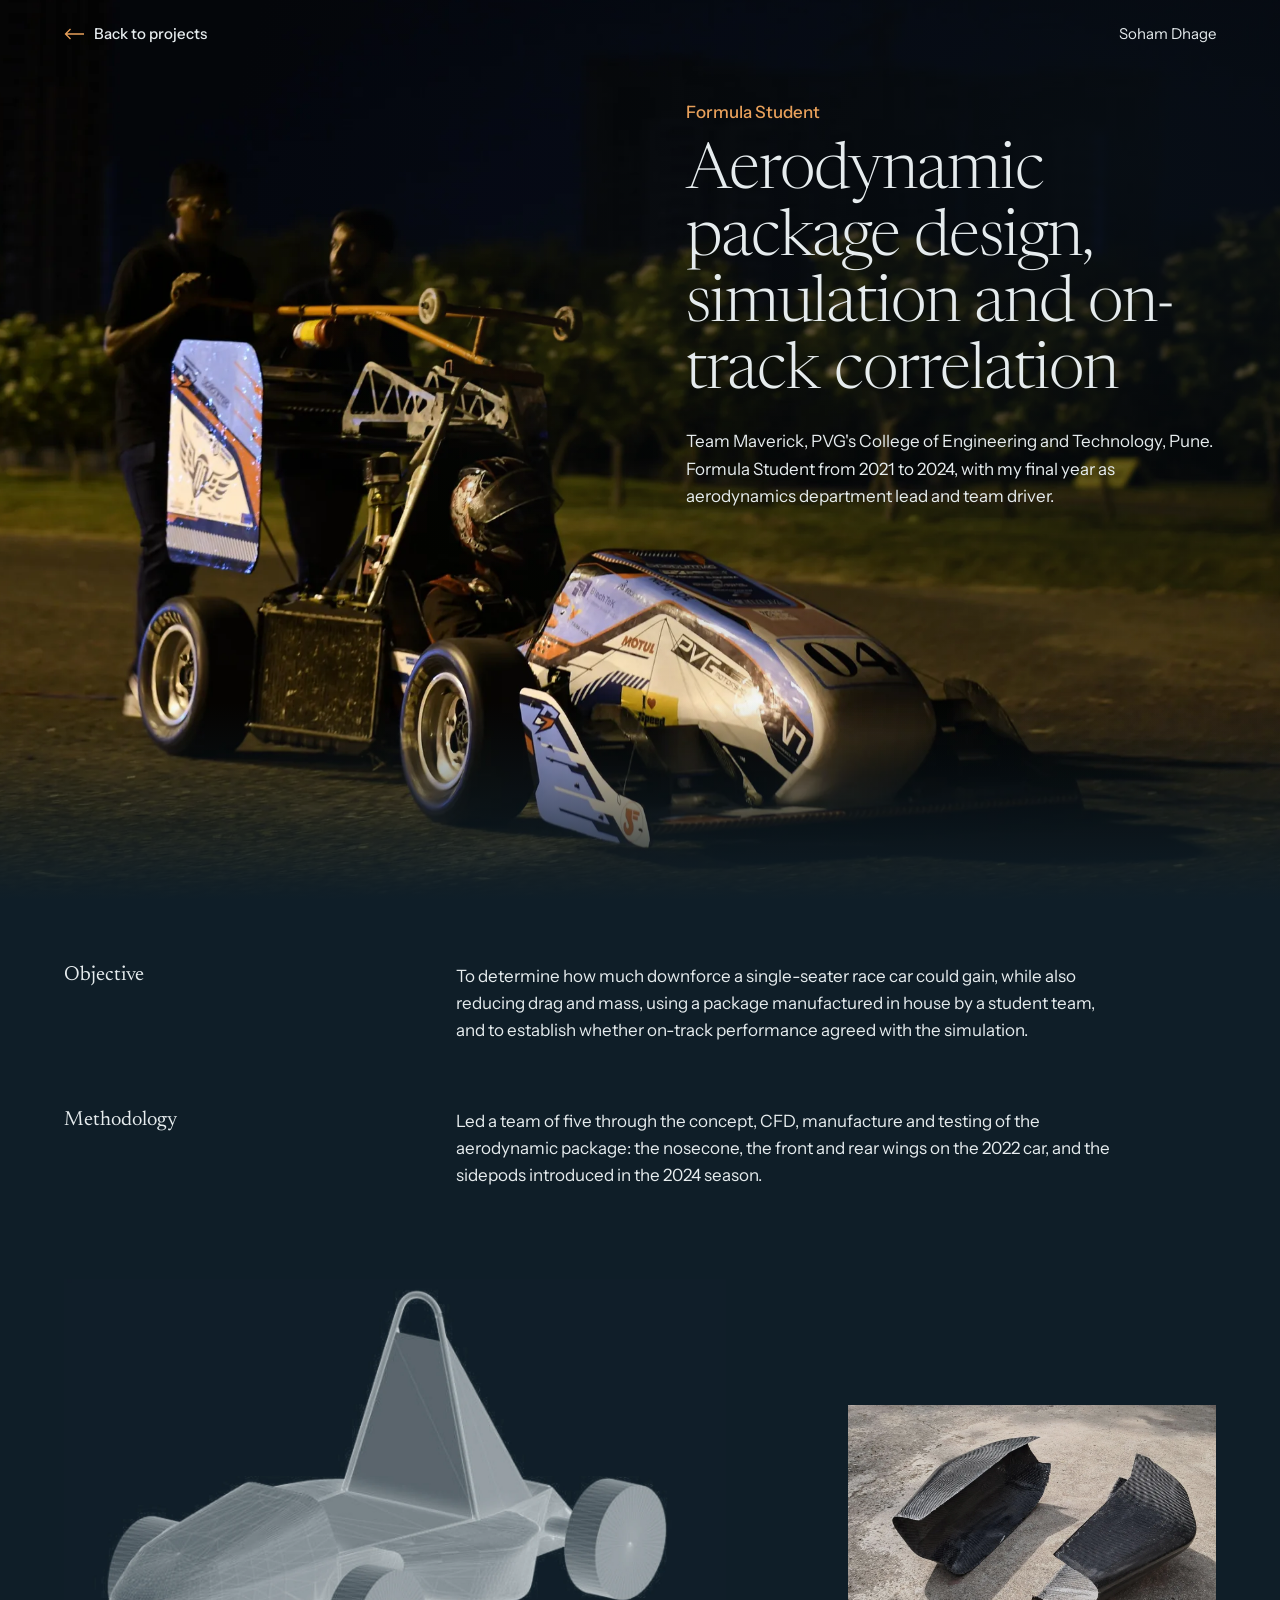
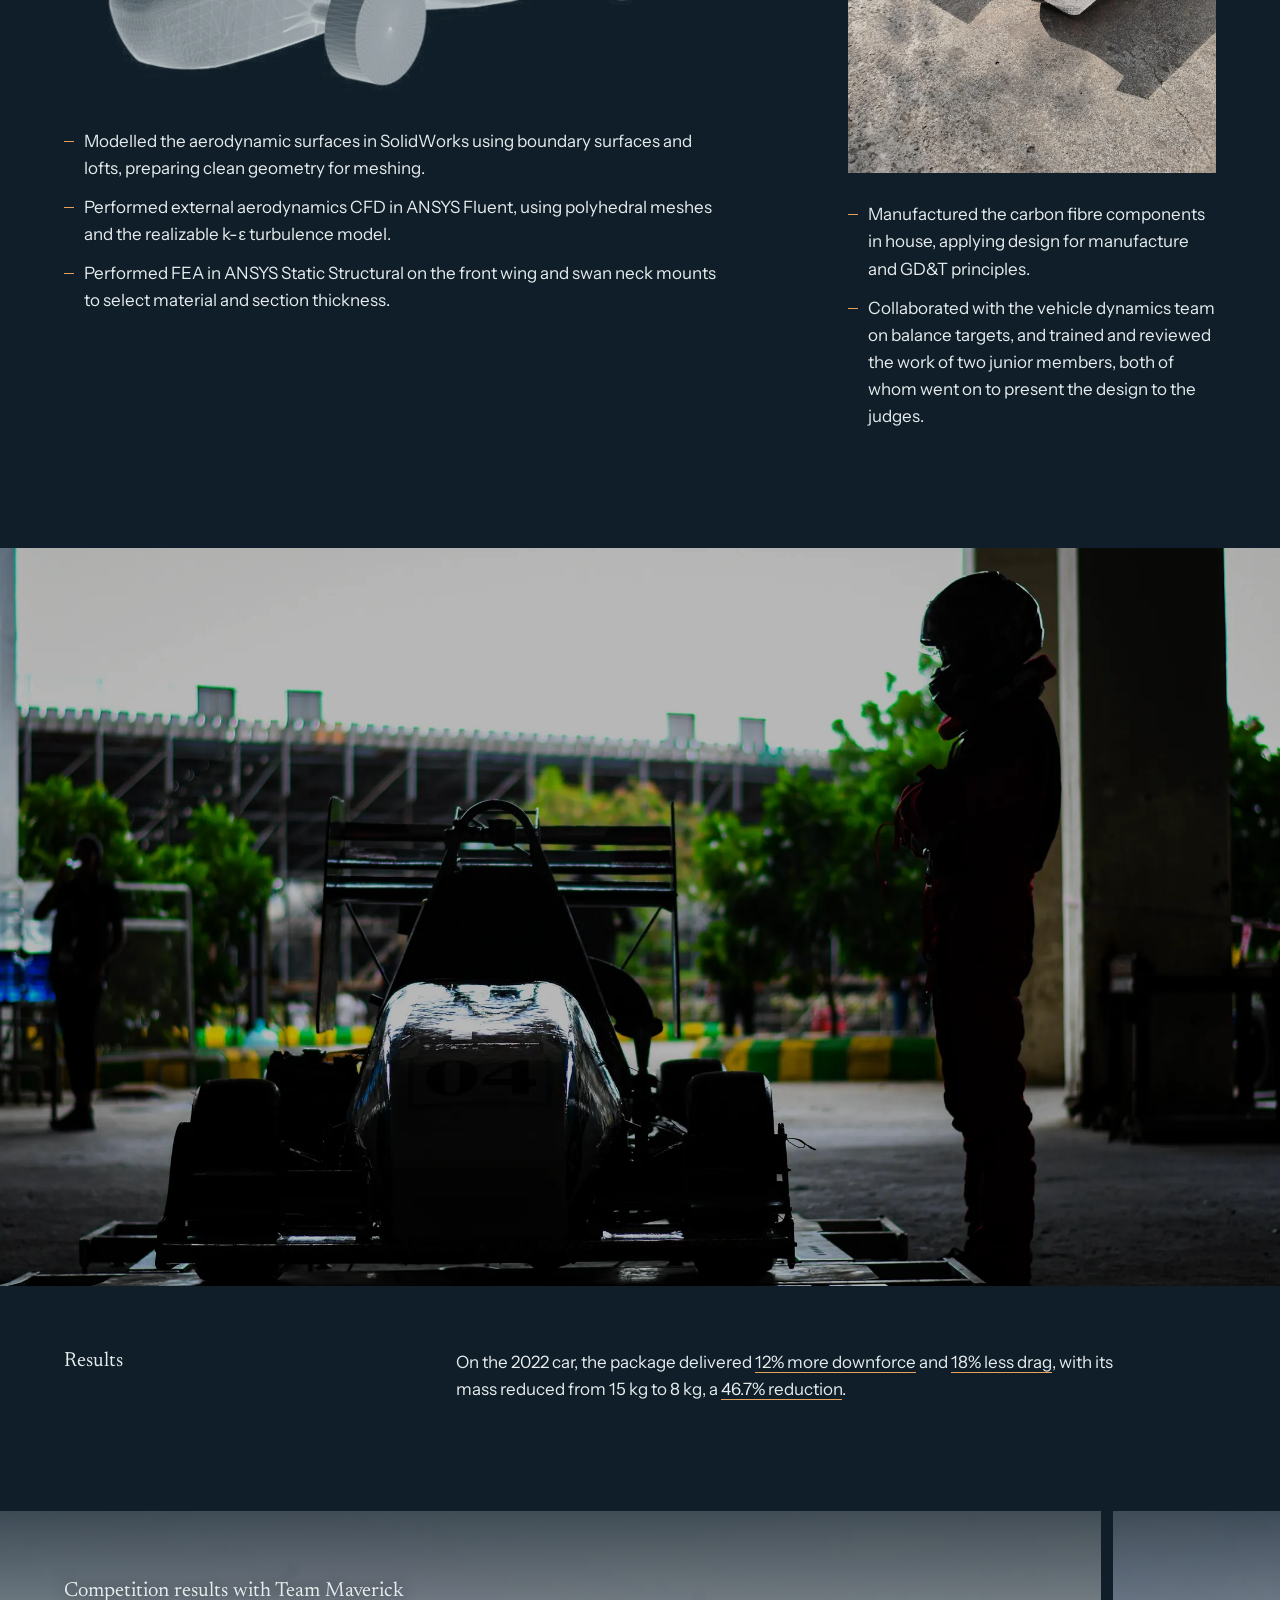
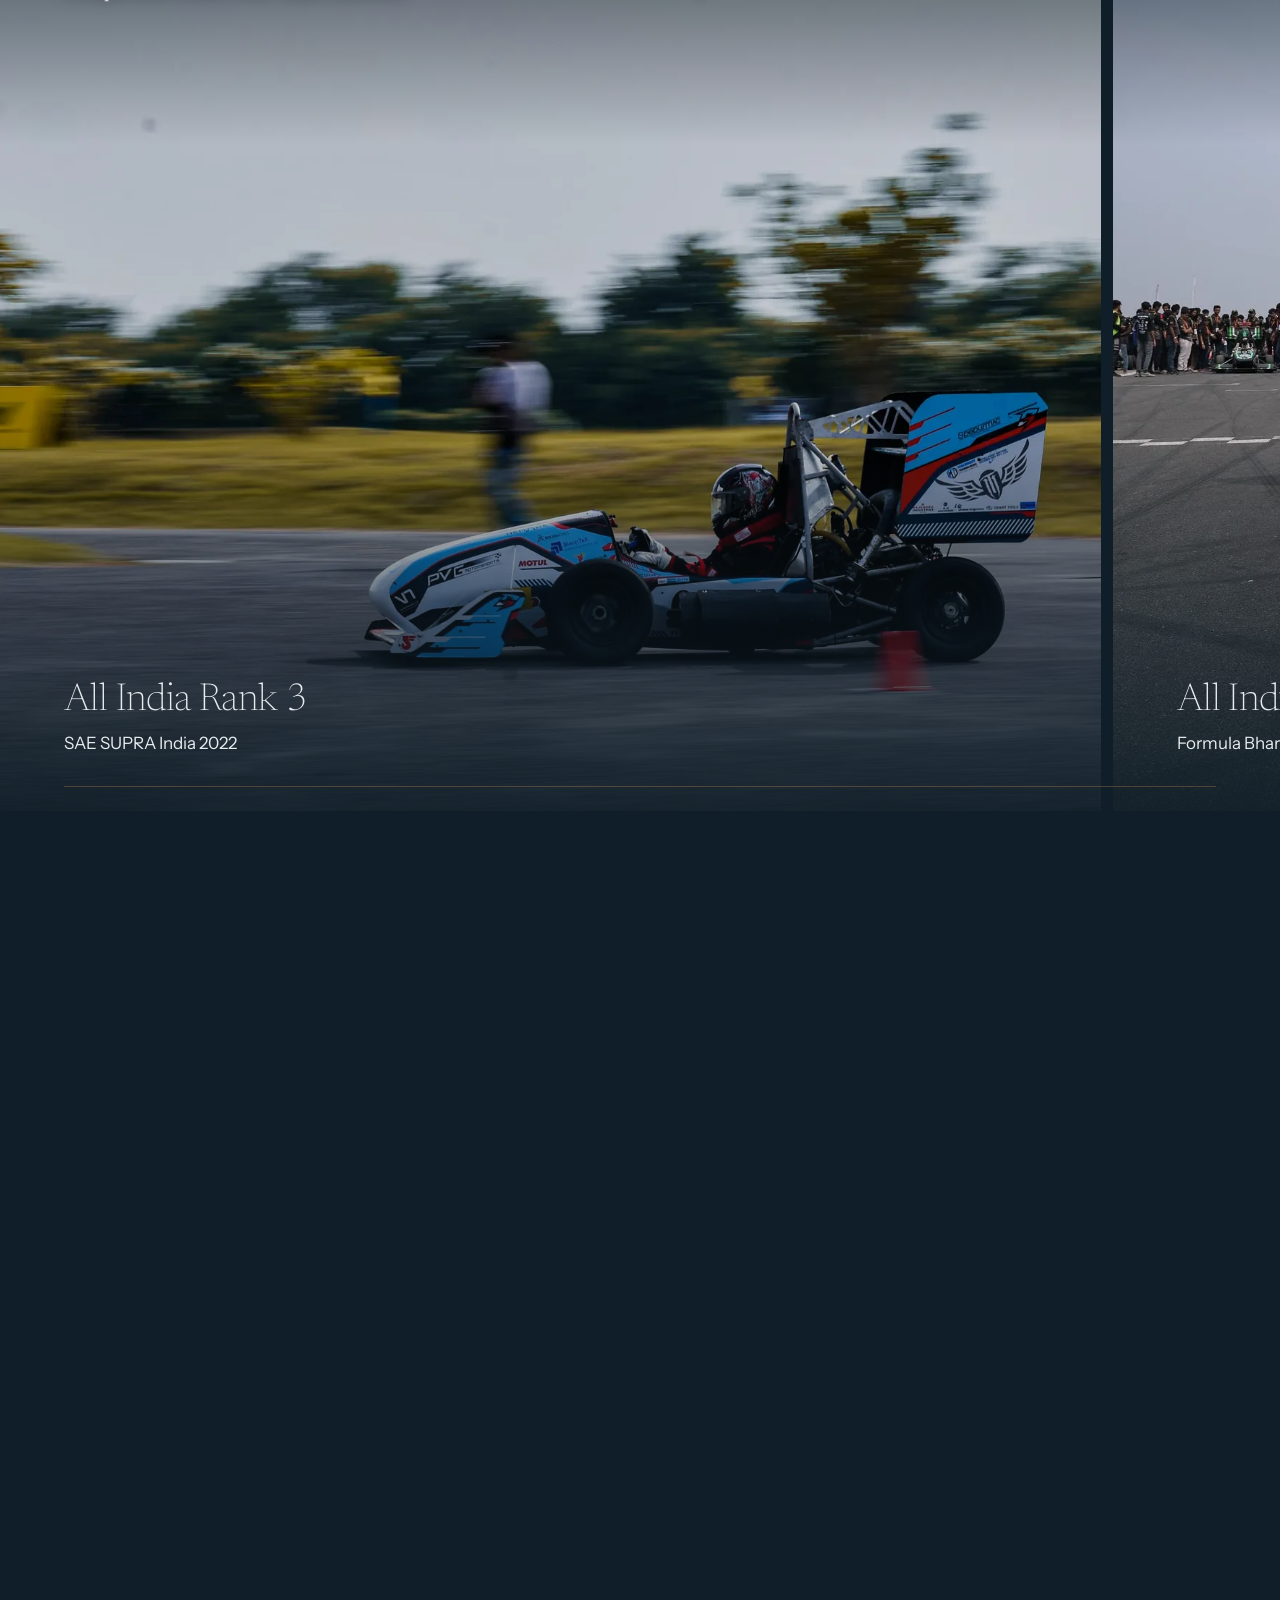
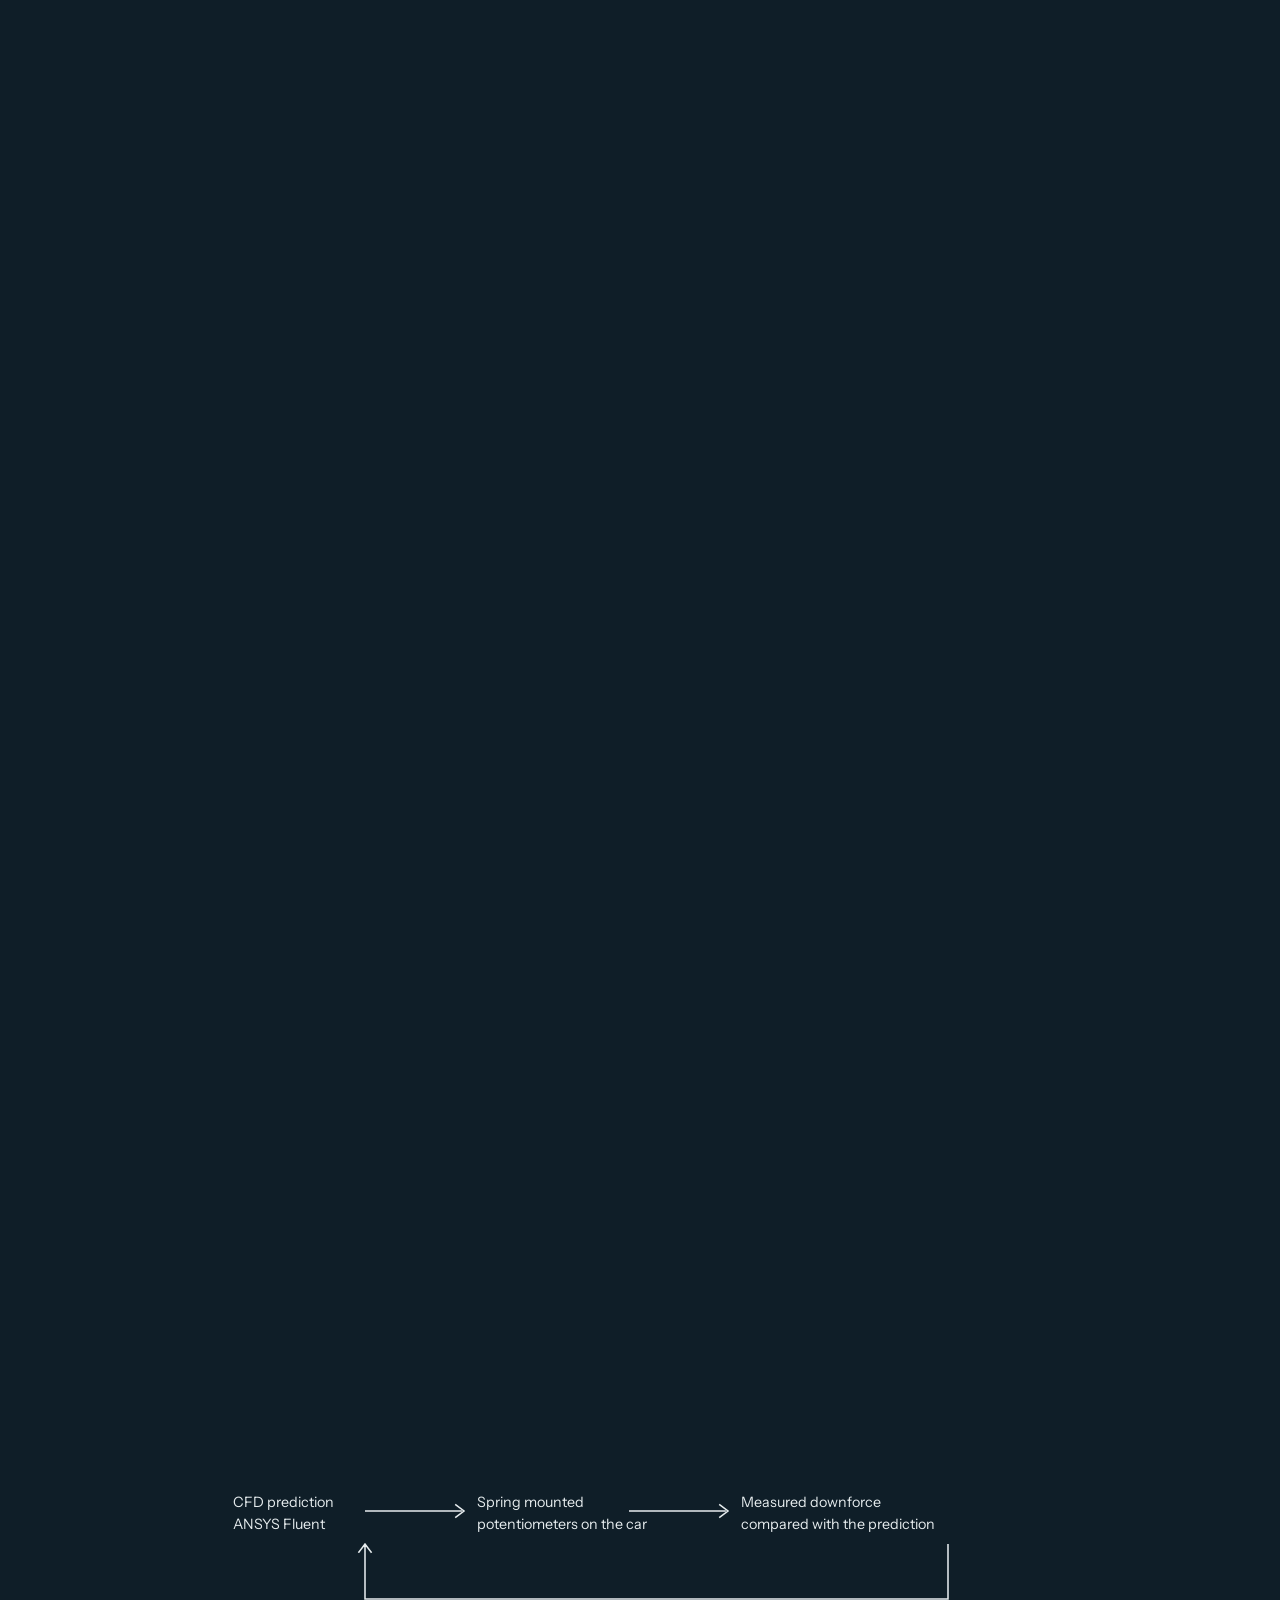
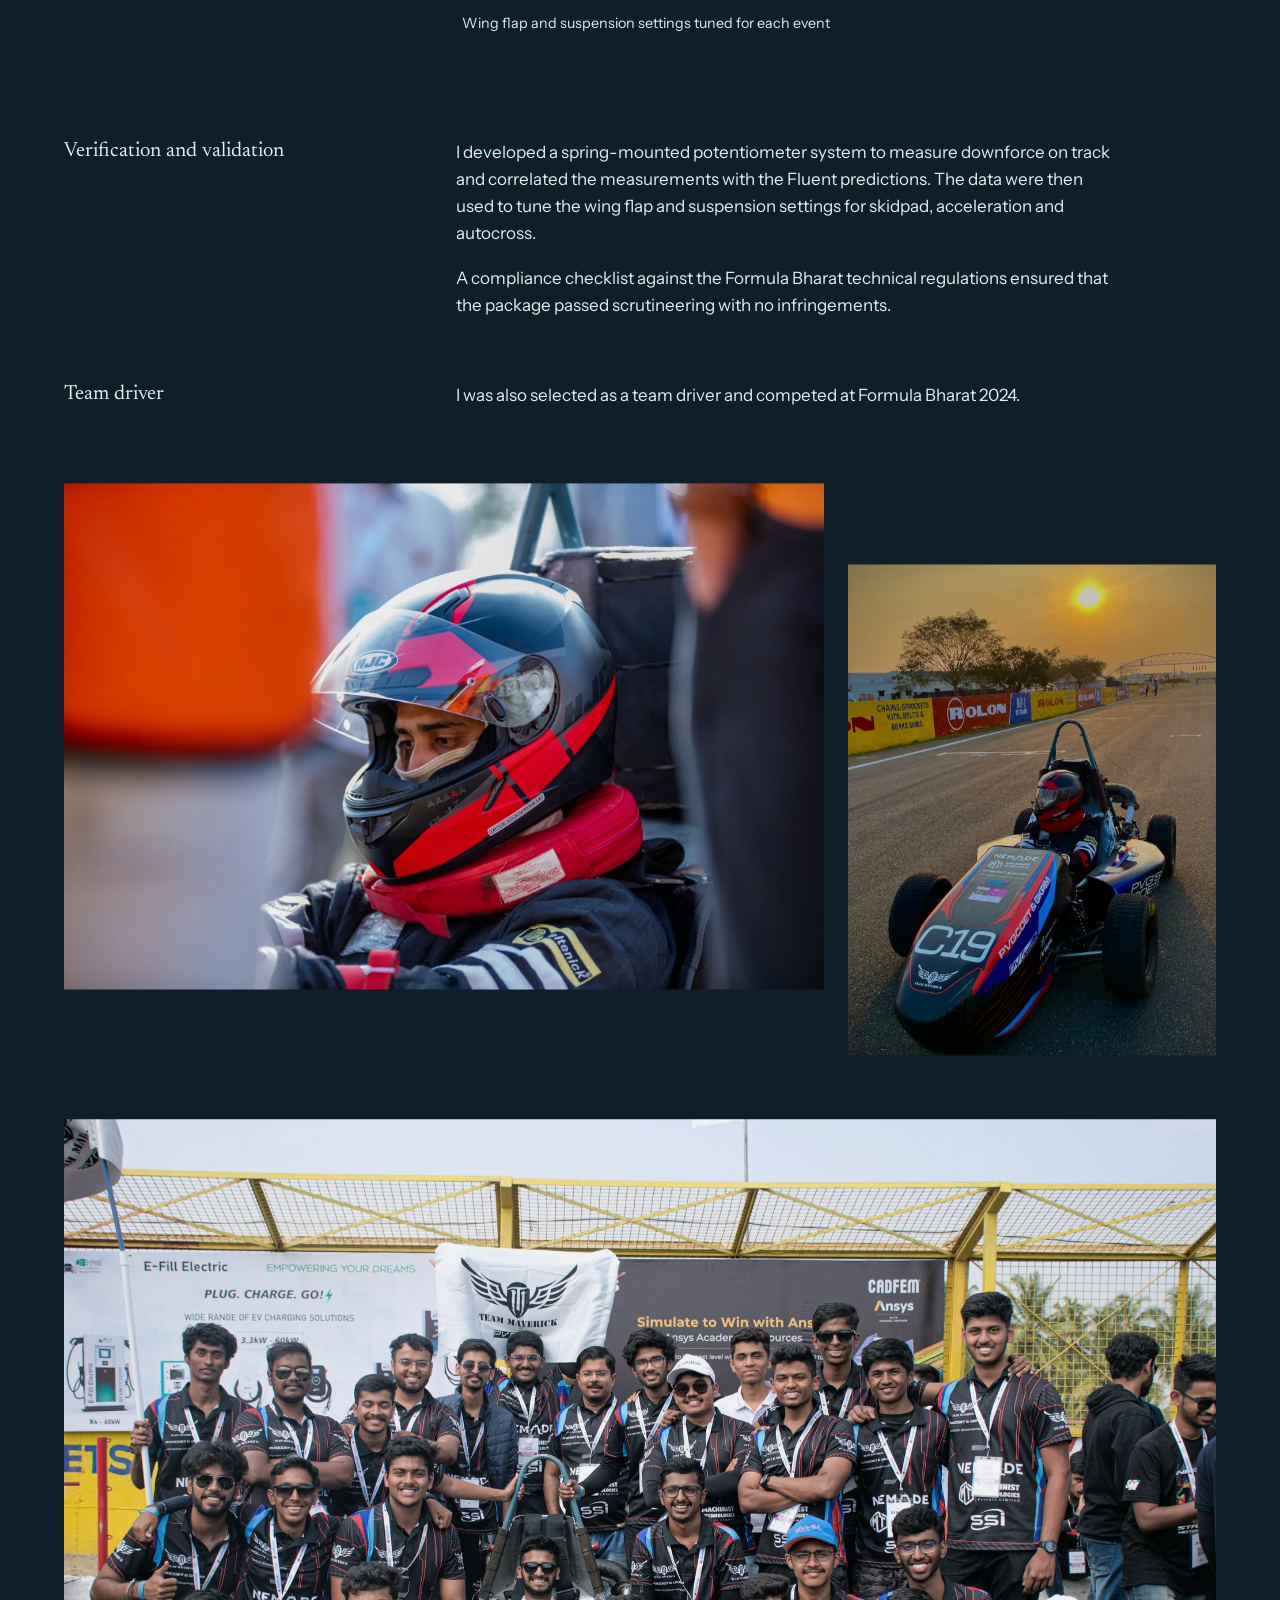
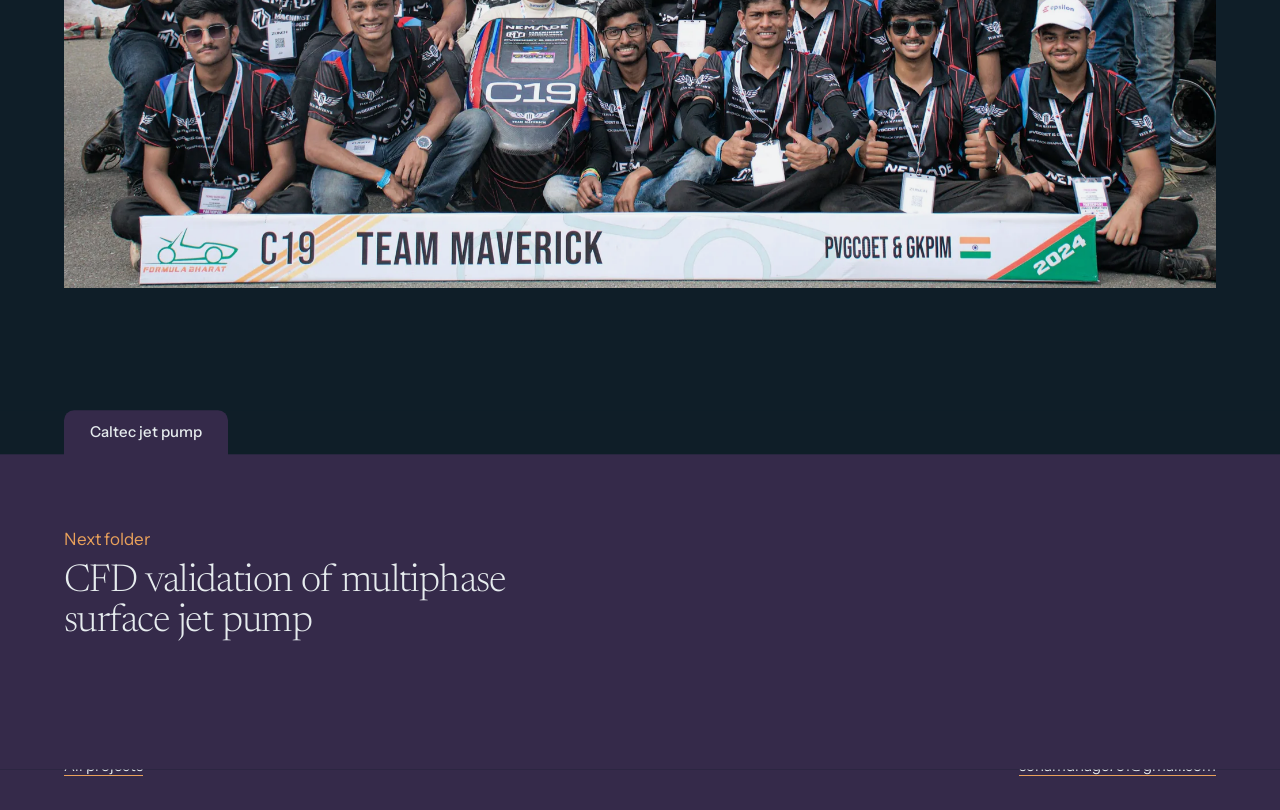
<file: projects/formula-student.html>
<!doctype html>
<html lang="en">
<head>
<meta charset="utf-8">
<meta http-equiv="Content-Security-Policy" content="default-src 'none'; script-src 'self'; style-src 'self' 'unsafe-inline'; img-src 'self'; font-src 'self'; frame-src 'none'; base-uri 'none'; form-action 'none'">
<meta name="viewport" content="width=device-width, initial-scale=1">
<title>Formula Student, Soham Dhage</title>
<meta name="description" content="Design, simulation, carbon fibre manufacture and on-track correlation of Team Maverick's aerodynamic package.">
<meta name="theme-color" content="#0F1E28">
<link rel="icon" href="../assets/favicon.svg" type="image/svg+xml">
<link rel="canonical" href="https://its-srd.github.io/projects/formula-student.html">
<meta property="og:type" content="website">
<meta property="og:title" content="Formula Student, Soham Dhage">
<meta property="og:description" content="Design, simulation, carbon fibre manufacture and on-track correlation of Team Maverick's aerodynamic package.">
<meta property="og:url" content="https://its-srd.github.io/projects/formula-student.html">
<meta property="og:image" content="https://its-srd.github.io/assets/share.jpg">
<meta property="og:image:width" content="1200">
<meta property="og:image:height" content="630">
<meta name="twitter:card" content="summary_large_image">
<link rel="preload" href="../assets/projects/formula-student/night-2022.webp" as="image" fetchpriority="high">
<link rel="preload" href="../assets/fonts/newsreader.woff2" as="font" type="font/woff2" crossorigin>
<link rel="stylesheet" href="../css/main.css">
</head>
<body>

<nav class="nav nav--stay" aria-label="Main">
  <a class="back" href="../index.html#projects">
    <svg viewBox="0 0 20 12" width="20" height="12" fill="none" stroke="currentColor" stroke-width="1.3" aria-hidden="true"><path d="M20 6H1.5M6.5 1L1.5 6L6.5 11"/></svg>
    Back to projects
  </a>
  <div class="nav__links"><a href="../index.html">Soham Dhage</a></div>
</nav>

<header class="doc-head doc-head--formula doc-head--photo">
  <img class="doc-head__photo" src="../assets/projects/formula-student/night-2022.webp" alt="The 2022 car, number 04, at night from the front quarter, with its front wing, nose and rear wing endplate lit, and two people standing behind it." width="2200" height="1466" fetchpriority="high" decoding="sync">
  <div class="doc-head__text">
    <p class="doc-kicker">Formula Student</p>
    <h1 class="doc-title">Aerodynamic package design, simulation and on-track correlation</h1>
    <p class="doc-context">Team Maverick, PVG's College of Engineering and Technology, Pune. Formula Student from 2021 to 2024, with my final year as aerodynamics department lead and team driver.</p>
  </div>
</header>

<main class="doc doc--photos">
  <div class="doc-row">
    <h2 class="doc-row__label">Objective</h2>
    <div class="doc-row__body">
      <p>To determine how much downforce a single-seater race car could gain, while also reducing drag and mass, using a package manufactured in house by a student team, and to establish whether on-track performance agreed with the simulation.</p>
    </div>
  </div>

  <div class="doc-row">
    <h2 class="doc-row__label">Methodology</h2>
    <div class="doc-row__body">
      <p>Led a team of five through the concept, CFD, manufacture and testing of the aerodynamic package: the nosecone, the front and rear wings on the 2022 car, and the sidepods introduced in the 2024 season.</p>
    </div>
  </div>

  <div class="process">
    <div class="process__step process__step--screen">
      <figure class="doc-fig" data-rise>
        <img src="../assets/projects/formula-student/mesh.webp" alt="Simplified model of the car with the triangles of its surface mesh visible across the nose, floor and roll hoop." width="1480" height="940" loading="lazy">
      </figure>
      <ul class="doc-list" data-rise>
        <li>Modelled the aerodynamic surfaces in SolidWorks using boundary surfaces and lofts, preparing clean geometry for meshing.</li>
        <li>Performed external aerodynamics CFD in ANSYS Fluent, using polyhedral meshes and the realizable k-ε turbulence model.</li>
        <li>Performed FEA in ANSYS Static Structural on the front wing and swan neck mounts to select material and section thickness.</li>
      </ul>
    </div>
    <div class="process__step process__step--build">
      <figure class="doc-fig" data-rise>
        <img src="../assets/projects/formula-student/carbon-parts.webp" srcset="../assets/projects/formula-student/carbon-parts-900.webp 900w, ../assets/projects/formula-student/carbon-parts.webp 1300w" sizes="100vw" decoding="async" alt="Two raw carbon fibre body parts lying on concrete, with the weave visible." width="1300" height="1300" loading="lazy">
      </figure>
      <ul class="doc-list" data-rise>
        <li>Manufactured the carbon fibre components in house, applying design for manufacture and GD&amp;T principles.</li>
        <li>Collaborated with the vehicle dynamics team on balance targets, and trained and reviewed the work of two junior members, both of whom went on to present the design to the judges.</li>
      </ul>
    </div>
  </div>

  <figure class="bleed">
    <div class="bleed__frame"><img src="../assets/projects/formula-student/silhouette.webp" srcset="../assets/projects/formula-student/silhouette-1200.webp 1200w, ../assets/projects/formula-student/silhouette.webp 2200w" sizes="100vw" decoding="async" alt="The car in silhouette under cover, with the elements of its rear wing outlined against the light and a driver in race overalls standing beside it." width="2200" height="1237" loading="lazy"></div>
  </figure>

  <div class="doc-row">
    <h2 class="doc-row__label">Results</h2>
    <div class="doc-row__body">
      <p>On the 2022 car, the package delivered <u>12% more downforce</u> and <u>18% less drag</u>, with its mass reduced from 15 kg to 8 kg, a <u>46.7% reduction</u>.</p>
    </div>
  </div>
</main>

<section class="events" aria-labelledby="events-title">
  <div class="events__stage">
    <h2 class="events__title" id="events-title">Competition results with Team Maverick</h2>
    <div class="events__track">
      <figure class="event" style="--pos:8% 50%;--pos-m:74% 60%">
        <img src="../assets/projects/formula-student/supra-2022.webp" srcset="../assets/projects/formula-student/supra-2022-1200.webp 1200w, ../assets/projects/formula-student/supra-2022.webp 2000w" sizes="100vw" decoding="async" alt="The white and blue car cornering past a cone at speed, with its front and rear wings fitted and the background blurred by motion." width="2000" height="1244">
        <figcaption><span class="event__rank">All India Rank 3</span><span class="event__name">SAE SUPRA India 2022</span></figcaption>
      </figure>
      <figure class="event" style="--pos:68% 62%;--pos-m:72% 60%">
        <img src="../assets/projects/formula-student/bharat-2023.webp" srcset="../assets/projects/formula-student/bharat-2023-1200.webp 1200w, ../assets/projects/formula-student/bharat-2023.webp 2000w" sizes="100vw" decoding="async" alt="The C22 car on the circuit with its driver aboard and two people in blue vests pushing it, sponsor boards and a crowd behind." width="2000" height="1333">
        <figcaption><span class="event__rank">All India Rank 3</span><span class="event__name">Formula Bharat 2023</span></figcaption>
      </figure>
      <figure class="event event--latest" style="--pos:50% 100%;--pos-m:50% 70%">
        <img src="../assets/projects/formula-student/bharat-2024.webp" srcset="../assets/projects/formula-student/bharat-2024-1200.webp 1200w, ../assets/projects/formula-student/bharat-2024.webp 2000w" sizes="100vw" decoding="async" alt="The C19 car rolling towards the camera between two lines of people applauding." width="2000" height="1600">
        <figcaption><span class="event__rank">All India Rank 2</span><span class="event__name">Formula Bharat 2024</span></figcaption>
      </figure>
    </div>
    <div class="events__progress" aria-hidden="true"><span></span></div>
  </div>
</section>

<div class="doc doc--photos">
  <figure class="doc-fig doc-fig--narrow">
    <svg class="schematic" viewBox="0 0 800 220" role="img" aria-labelledby="loop-fig">
      <title id="loop-fig">Diagram of the correlation loop: CFD prediction, build the part, measure on track, compare, tune settings, and back to the prediction.</title>
      <g fill="none" stroke="currentColor" stroke-width="1.4">
        <path d="M150 70H238M232 64l8 6-8 6M390 70H478M472 64l8 6-8 6"/>
        <path d="M680 100V150H150V100M144 108l6-8 6 8" />
      </g>
      <text x="30" y="66" font-size="15">CFD prediction</text>
      <text x="30" y="86">ANSYS Fluent</text>
      <text x="252" y="66" font-size="15">Spring mounted</text>
      <text x="252" y="86">potentiometers on the car</text>
      <text x="492" y="66" font-size="15">Measured downforce</text>
      <text x="492" y="86">compared with the prediction</text>
      <text x="238" y="176">Wing flap and suspension settings tuned for each event</text>
    </svg>
    <ol class="loop-steps">
      <li>CFD prediction in ANSYS Fluent</li>
      <li>Spring mounted potentiometers on the car</li>
      <li>Measured downforce compared with the prediction</li>
      <li>Wing flap and suspension settings tuned for each event, then back to the prediction</li>
    </ol>
  </figure>

  <div class="doc-row">
    <h2 class="doc-row__label">Verification and validation</h2>
    <div class="doc-row__body">
      <p>I developed a spring-mounted potentiometer system to measure downforce on track and correlated the measurements with the Fluent predictions. The data were then used to tune the wing flap and suspension settings for skidpad, acceleration and autocross.</p>
      <p>A compliance checklist against the Formula Bharat technical regulations ensured that the package passed scrutineering with no infringements.</p>
    </div>
  </div>

  <div class="doc-row">
    <h2 class="doc-row__label">Team driver</h2>
    <div class="doc-row__body">
      <p>I was also selected as a team driver and competed at Formula Bharat 2024.</p>
    </div>
  </div>

  <div class="driver">
    <figure class="doc-fig driver__close" data-rise>
      <img src="../assets/projects/formula-student/driver.webp" srcset="../assets/projects/formula-student/driver-1200.webp 1200w, ../assets/projects/formula-student/driver.webp 2000w" sizes="100vw" decoding="async" alt="Soham Dhage seated in the car in a red and black helmet and race overalls, looking down to the side." width="2000" height="1333" loading="lazy">
    </figure>
    <figure class="doc-fig driver__track" data-rise>
      <img src="../assets/projects/formula-student/sunset-c19.webp" alt="The C19 car on the circuit at sunset, seen from the front, with the driver in a red and black helmet." width="1200" height="1600" loading="lazy">
    </figure>
  </div>

  <figure class="doc-fig" data-rise>
    <img src="../assets/projects/formula-student/team.webp" srcset="../assets/projects/formula-student/team-1200.webp 1200w, ../assets/projects/formula-student/team.webp 2000w" sizes="100vw" decoding="async" alt="The Team Maverick members gathered around the C19 car behind a banner reading C19 Team Maverick, PVGCOET and GKPIM, 2024." width="2000" height="1335" loading="lazy">
  </figure>
</div>

<a class="next next--caltec" href="caltec.html">
  <span class="next__tab">Caltec jet pump</span>
  <span class="next__body">
    <span class="next__hint">Next folder</span>
    <span class="next__title">CFD validation of multiphase surface jet pump</span>
  </span>
</a>
<footer class="doc-foot doc-foot--caltec">
  <a href="../index.html#projects">All projects</a>
  <a href="mailto:sohamdhage751@gmail.com">sohamdhage751@gmail.com</a>
</footer>

<script src="../assets/vendor/gsap.min.js"></script>
<script src="../assets/vendor/ScrollTrigger.min.js"></script>
<script src="../assets/vendor/lenis.min.js"></script>
<script src="../js/main.js"></script>
</body>
</html>
</file>
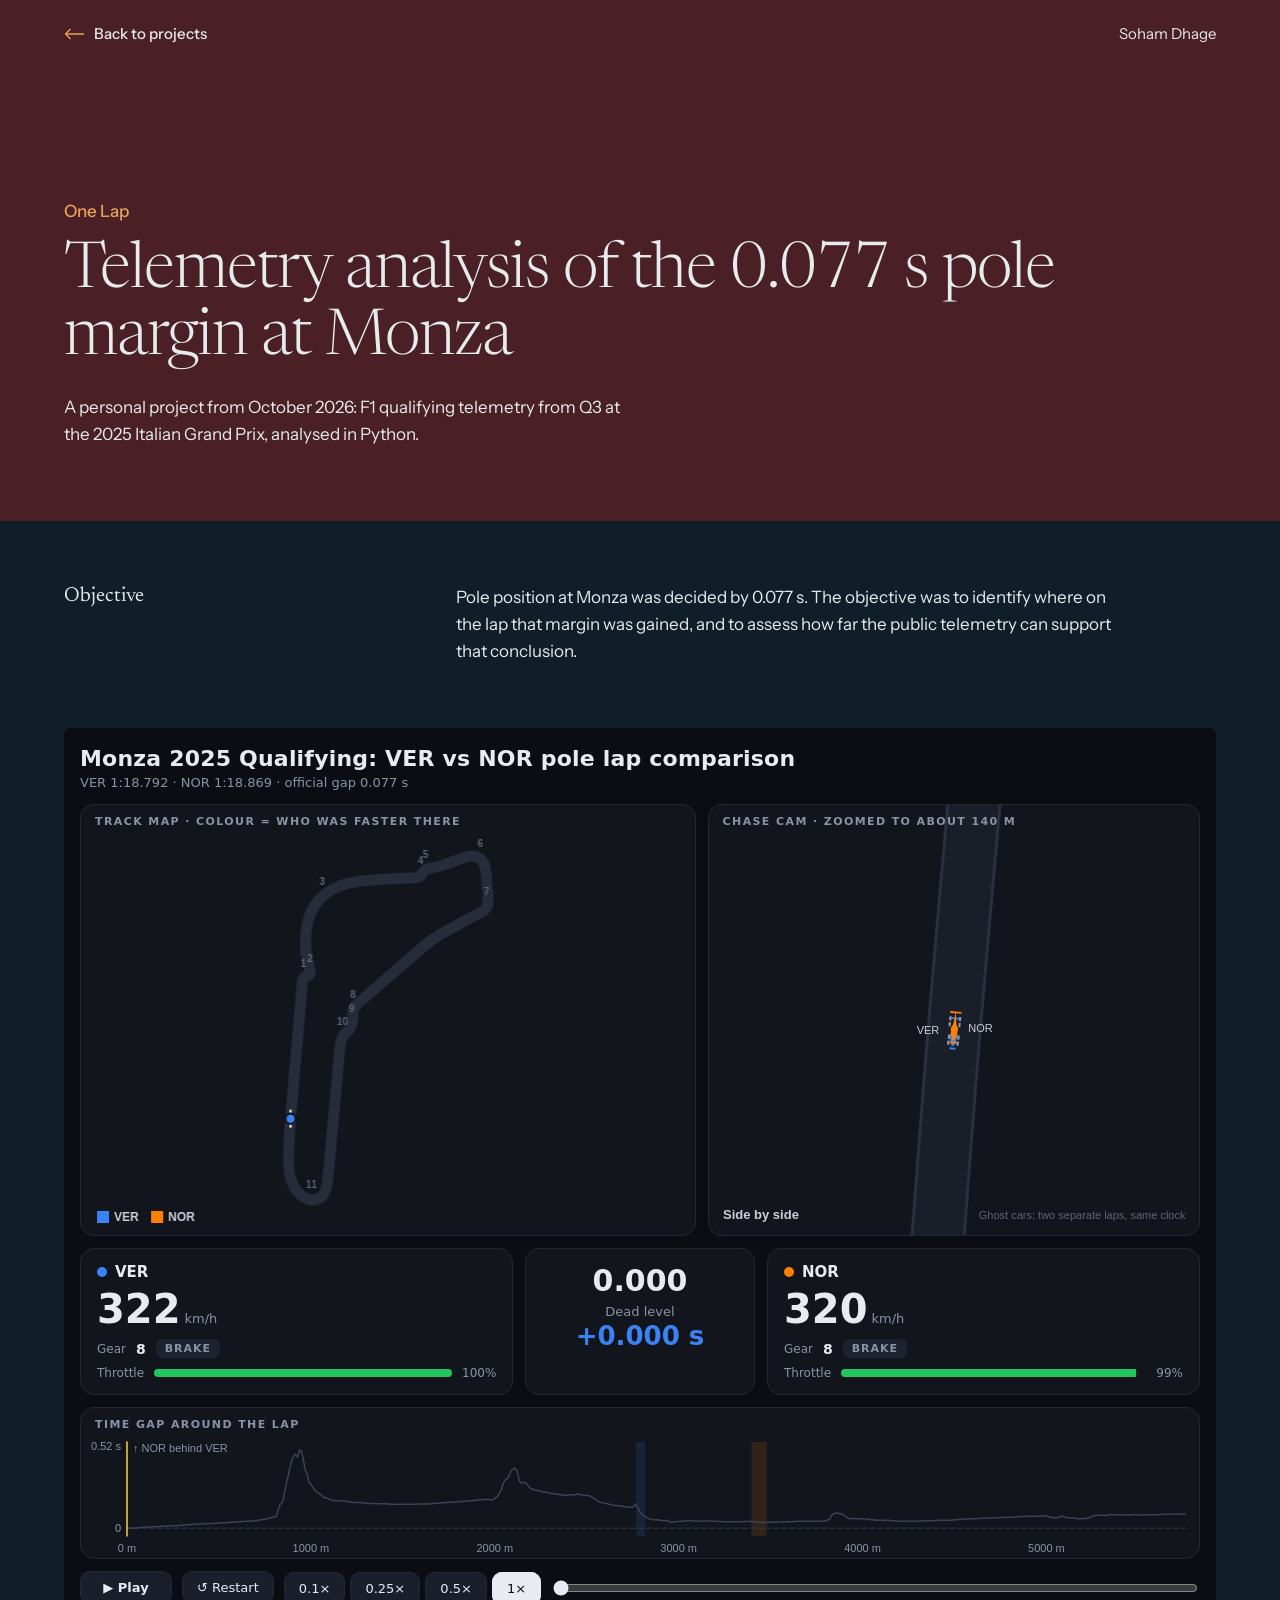
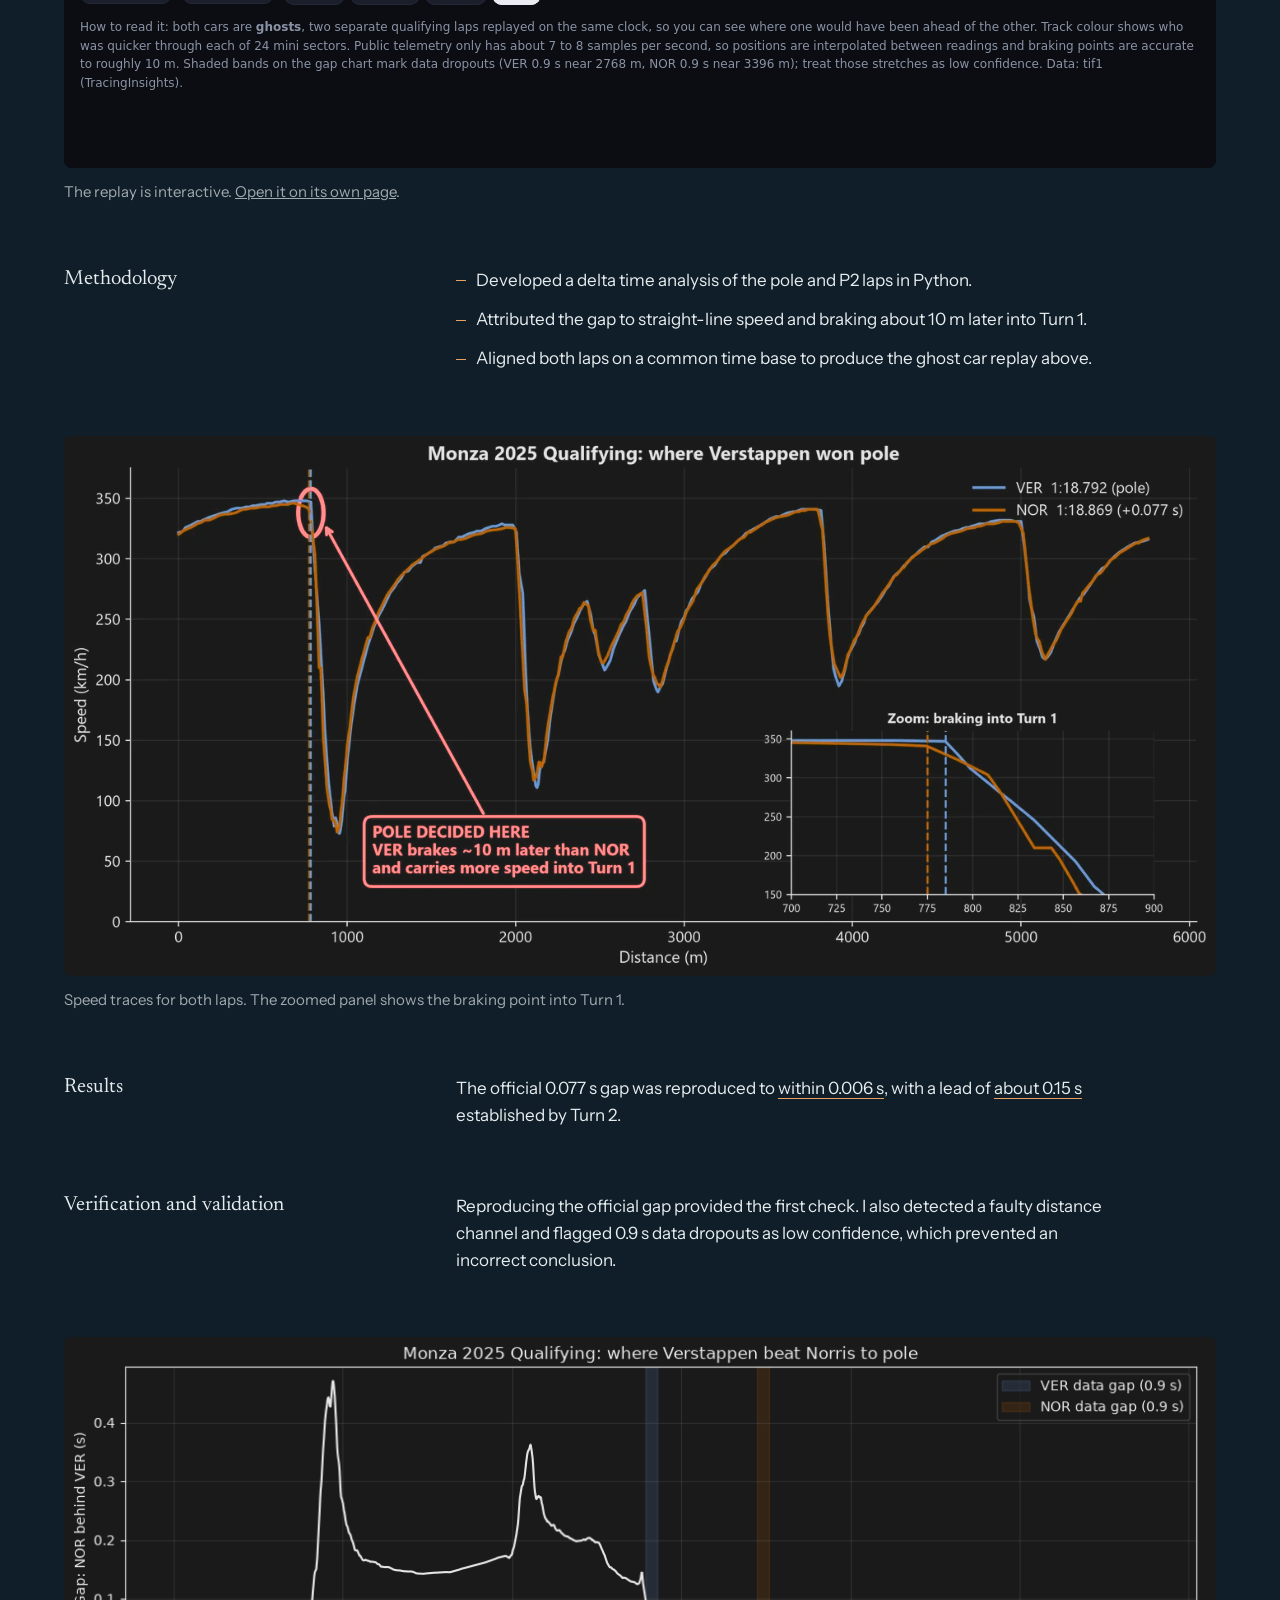
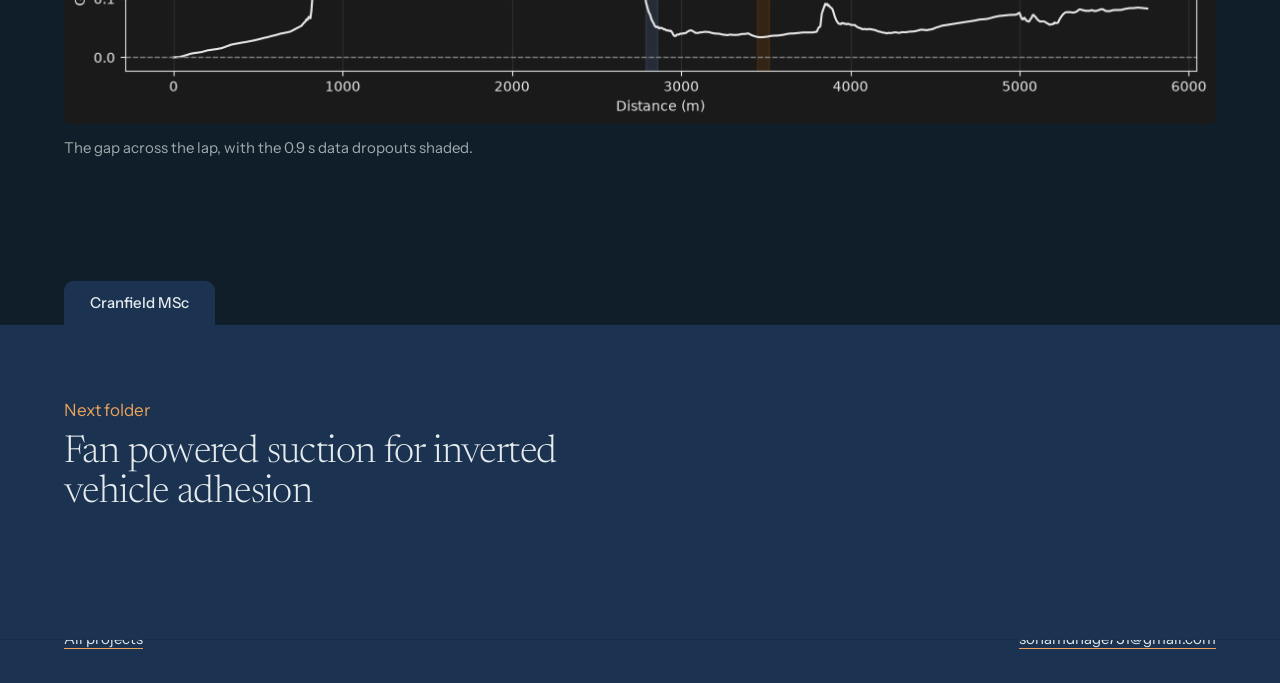
<file: projects/one-lap.html>
<!doctype html>
<html lang="en">
<head>
<meta charset="utf-8">
<meta http-equiv="Content-Security-Policy" content="default-src 'none'; script-src 'self'; style-src 'self' 'unsafe-inline'; img-src 'self'; font-src 'self'; frame-src 'self'; base-uri 'none'; form-action 'none'">
<meta name="viewport" content="width=device-width, initial-scale=1">
<title>One Lap, Soham Dhage</title>
<meta name="description" content="A Python telemetry analysis of the pole and P2 laps from Q3 at Monza 2025, with a ghost car replay.">
<meta name="theme-color" content="#0F1E28">
<link rel="icon" href="../assets/favicon.svg" type="image/svg+xml">
<link rel="canonical" href="https://its-srd.github.io/projects/one-lap.html">
<meta property="og:type" content="website">
<meta property="og:title" content="One Lap, Soham Dhage">
<meta property="og:description" content="A Python telemetry analysis of the pole and P2 laps from Q3 at Monza 2025, with a ghost car replay.">
<meta property="og:url" content="https://its-srd.github.io/projects/one-lap.html">
<meta property="og:image" content="https://its-srd.github.io/assets/share.jpg">
<meta property="og:image:width" content="1200">
<meta property="og:image:height" content="630">
<meta name="twitter:card" content="summary_large_image">
<link rel="preload" href="../assets/fonts/newsreader.woff2" as="font" type="font/woff2" crossorigin>
<link rel="stylesheet" href="../css/main.css">
</head>
<body>

<nav class="nav nav--stay" aria-label="Main">
  <a class="back" href="../index.html#projects">
    <svg viewBox="0 0 20 12" width="20" height="12" fill="none" stroke="currentColor" stroke-width="1.3" aria-hidden="true"><path d="M20 6H1.5M6.5 1L1.5 6L6.5 11"/></svg>
    Back to projects
  </a>
  <div class="nav__links"><a href="../index.html">Soham Dhage</a></div>
</nav>

<header class="doc-head doc-head--lap">
  <p class="doc-kicker">One Lap</p>
  <h1 class="doc-title">Telemetry analysis of the 0.077&nbsp;s pole margin at Monza</h1>
  <p class="doc-context">A personal project from October 2026: F1 qualifying telemetry from Q3 at the 2025 Italian Grand Prix, analysed in Python.</p>
</header>

<main class="doc">
  <div class="doc-row">
    <h2 class="doc-row__label">Objective</h2>
    <div class="doc-row__body">
      <p>Pole position at Monza was decided by 0.077 s. The objective was to identify where on the lap that margin was gained, and to assess how far the public telemetry can support that conclusion.</p>
    </div>
  </div>

  <div class="embed">
    <iframe src="../assets/projects/one-lap/monza-pole-animation.html?v=2" title="Ghost car replay of the VER and NOR qualifying laps at Monza, with track map, chase camera and speed readouts" loading="lazy"></iframe>
  </div>
  <p class="embed__note">The replay is interactive. <a href="../assets/projects/one-lap/monza-pole-animation.html?v=2">Open it on its own page</a>.</p>

  <div class="doc-row">
    <h2 class="doc-row__label">Methodology</h2>
    <div class="doc-row__body">
      <ul class="doc-list">
        <li>Developed a delta time analysis of the pole and P2 laps in Python.</li>
        <li>Attributed the gap to straight-line speed and braking about 10 m later into Turn 1.</li>
        <li>Aligned both laps on a common time base to produce the ghost car replay above.</li>
      </ul>
    </div>
  </div>

  <figure class="doc-fig doc-fig--plot">
    <img src="../assets/projects/one-lap/speed-trace-turn1.png" srcset="../assets/projects/one-lap/speed-trace-turn1-1400.webp 1400w, ../assets/projects/one-lap/speed-trace-turn1.png 2344w" sizes="100vw" decoding="async" alt="Speed against distance for both laps, with a zoomed panel showing VER braking about 10 metres later than NOR into Turn 1." width="2344" height="1100" loading="lazy">
    <figcaption>Speed traces for both laps. The zoomed panel shows the braking point into Turn 1.</figcaption>
  </figure>

  <div class="doc-row">
    <h2 class="doc-row__label">Results</h2>
    <div class="doc-row__body">
      <p>The official 0.077 s gap was reproduced to <u>within 0.006 s</u>, with a lead of <u>about 0.15 s</u> established by Turn 2.</p>
    </div>
  </div>

  <div class="doc-row">
    <h2 class="doc-row__label">Verification and validation</h2>
    <div class="doc-row__body">
      <p>Reproducing the official gap provided the first check. I also detected a faulty distance channel and flagged 0.9 s data dropouts as low confidence, which prevented an incorrect conclusion.</p>
    </div>
  </div>

  <figure class="doc-fig doc-fig--plot">
    <img src="../assets/projects/one-lap/gap-data-dropouts.png" alt="Gap between the two laps against distance, with two shaded bands marking 0.9 second data dropouts." width="1167" height="392" loading="lazy">
    <figcaption>The gap across the lap, with the 0.9 s data dropouts shaded.</figcaption>
  </figure>
</main>

<a class="next next--cranfield" href="cranfield.html">
  <span class="next__tab">Cranfield MSc</span>
  <span class="next__body">
    <span class="next__hint">Next folder</span>
    <span class="next__title">Fan powered suction for inverted vehicle adhesion</span>
  </span>
</a>
<footer class="doc-foot doc-foot--cranfield">
  <a href="../index.html#projects">All projects</a>
  <a href="mailto:sohamdhage751@gmail.com">sohamdhage751@gmail.com</a>
</footer>

<script src="../assets/vendor/gsap.min.js"></script>
<script src="../assets/vendor/ScrollTrigger.min.js"></script>
<script src="../assets/vendor/lenis.min.js"></script>
<script src="../js/main.js"></script>
</body>
</html>
</file>
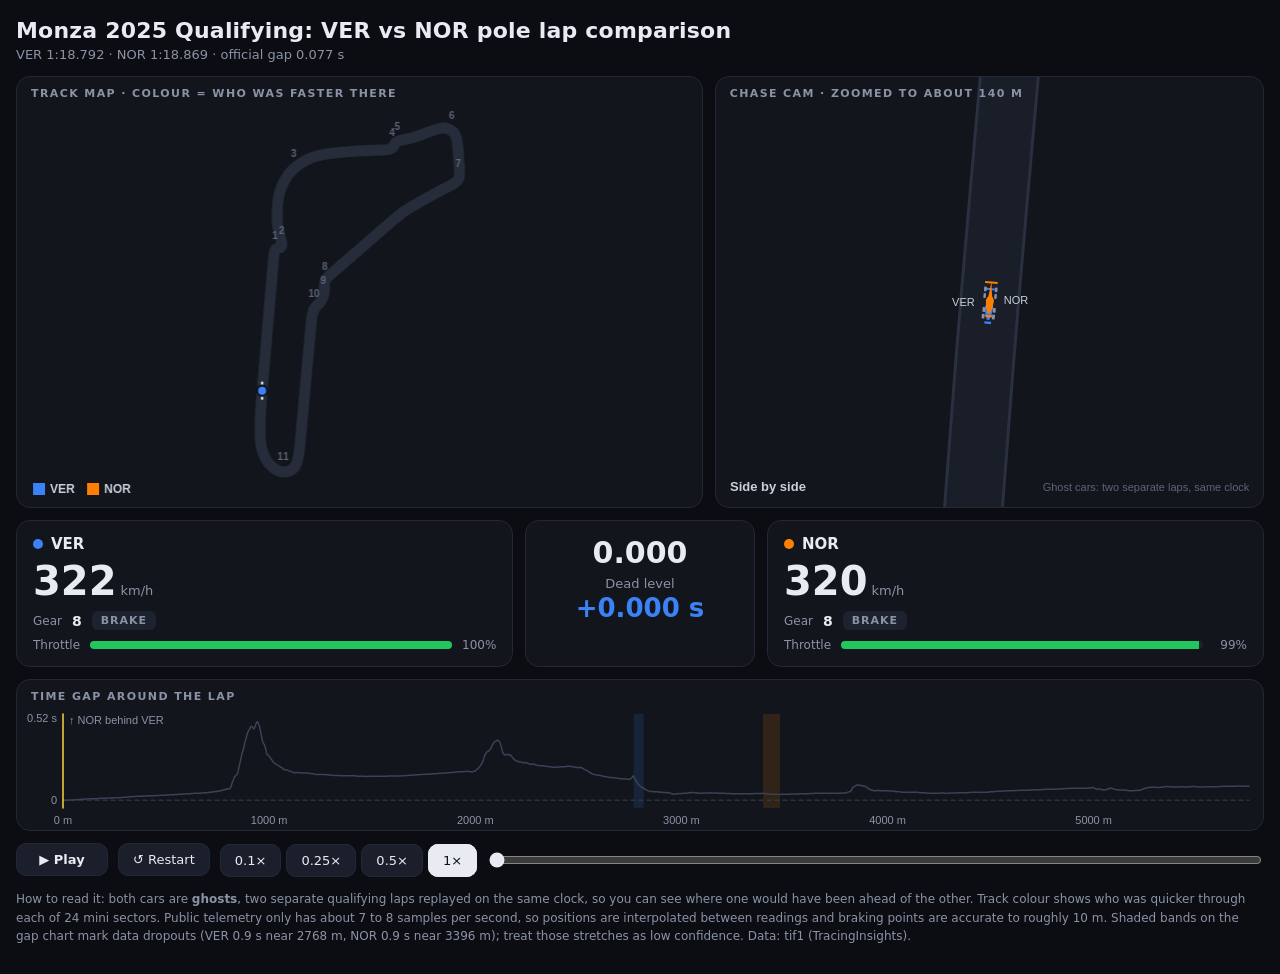
<file: assets/projects/one-lap/monza-pole-animation.html>
<!doctype html>
<html lang="en">
<head>
<meta charset="utf-8">
<meta http-equiv="Content-Security-Policy" content="default-src 'none'; script-src 'self' 'sha256-BxxFFgTujZtwql+VJ1AEMYEQgMmxAlcYSuRNCYw+HhA='; style-src 'self' 'unsafe-inline'; img-src 'self'; font-src 'self'; frame-src 'none'; base-uri 'none'; form-action 'none'">
<meta name="viewport" content="width=device-width, initial-scale=1">
<title>pole lap comparison</title>
<style>
:root {
  --bg: #0b0d12; --panel: #12151c; --line: #232836; --txt: #e8ebf2; --mut: #8a93a6; --warn: #ffd23f;
}
* { box-sizing: border-box; }
html, body {
  margin: 0;
  background: var(--bg);
  color: var(--txt);
  font-family: "Segoe UI", system-ui, -apple-system, Roboto, Arial, sans-serif;
}
.wrap { max-width: 1280px; margin: 0 auto; padding: 18px 16px 28px; }
h1 { font-size: 22px; margin: 0; letter-spacing: .2px; }
.sub { color: var(--mut); font-size: 13px; margin-top: 4px; }
.grid { display: grid; grid-template-columns: 1.25fr 1fr; gap: 12px; margin-top: 14px; }
.card { background: var(--panel); border: 1px solid var(--line); border-radius: 14px; position: relative; overflow: hidden; }
.card h3 {
  position: absolute; left: 14px; top: 10px; z-index: 2; margin: 0;
  font-size: 11px; letter-spacing: 1.4px; color: var(--mut); text-transform: uppercase;
}
canvas { display: block; width: 100%; }
#map, #cam { height: 430px; }
#strip { height: 150px; }
.hud { display: grid; grid-template-columns: 1fr auto 1fr; gap: 12px; margin-top: 12px; }
.drv { padding: 14px 16px; }
.drv .name { font-weight: 700; font-size: 15px; display: flex; align-items: center; gap: 8px; }
.dot { width: 10px; height: 10px; border-radius: 50%; }
.spd { font-size: 40px; font-weight: 700; font-variant-numeric: tabular-nums; line-height: 1.1; margin-top: 6px; }
.spd small { font-size: 13px; color: var(--mut); font-weight: 500; margin-left: 4px; }
.row { display: flex; align-items: center; gap: 10px; margin-top: 8px; font-size: 12px; color: var(--mut); }
.bar { flex: 1; height: 8px; background: #1d2230; border-radius: 5px; overflow: hidden; }
.bar i { display: block; height: 100%; width: 0; background: #22c55e; transition: width .05s; }
.lamp { padding: 3px 9px; border-radius: 6px; background: #1d2230; color: var(--mut); font-weight: 700; font-size: 11px; letter-spacing: 1px; }
.lamp.on { background: #ef4444; color: #fff; box-shadow: 0 0 14px #ef444488; }
.gear { font-weight: 700; color: var(--txt); font-size: 14px; }
.tp { width: 34px; text-align: right; }
.mid { padding: 14px 22px; text-align: center; min-width: 230px; }
.clock { font-size: 30px; font-weight: 700; font-variant-numeric: tabular-nums; }
.lead { margin-top: 6px; font-size: 13px; color: var(--mut); }
.gapbig { font-size: 26px; font-weight: 800; font-variant-numeric: tabular-nums; margin-top: 2px; }
.banner {
  position: absolute; left: 50%; top: 44px; z-index: 3; transform: translateX(-50%);
  padding: 8px 14px; border-radius: 10px; background: var(--warn); color: #111;
  font-weight: 800; font-size: 14px; white-space: nowrap;
  opacity: 0; transition: opacity .25s; box-shadow: 0 6px 24px #0008;
}
.banner.show { opacity: 1; }
.controls { display: flex; flex-wrap: wrap; align-items: center; gap: 10px; margin-top: 12px; }
button, .chip {
  background: #1a1f2b; color: var(--txt); border: 1px solid var(--line); border-radius: 10px;
  padding: 8px 14px; font: inherit; font-size: 13px; cursor: pointer;
}
button:hover, .chip:hover { border-color: #3a4256; }
.chip.on { background: var(--txt); color: #111; border-color: var(--txt); }
#play { min-width: 92px; font-weight: 700; }
input[type=range] { flex: 1; min-width: 180px; accent-color: #e8ebf2; }
.note { color: var(--mut); font-size: 12px; margin-top: 14px; line-height: 1.55; }
.final {
  position: absolute; inset: 0; z-index: 4; display: flex; flex-direction: column; align-items: center; justify-content: center;
  background: #0b0d12d9; opacity: 0; pointer-events: none; transition: opacity .4s;
}
.final.show { opacity: 1; }
.final b { font-size: 30px; }
.final span { color: var(--mut); margin-top: 6px; }
@media (max-width: 860px) {
  .grid { grid-template-columns: 1fr; }
  .hud { grid-template-columns: 1fr 1fr; }
  .mid { grid-column: 1 / -1; order: -1; }
}
</style>
</head>
<body>
<div class="wrap">
  <h1 id="ttl"></h1>
  <div class="sub" id="subt"></div>

  <div class="grid">
    <div class="card">
      <h3>Track map · colour = who was faster there</h3>
      <canvas id="map"></canvas>
      <div class="final" id="final"><b id="finalTxt"></b><span id="finalSub"></span></div>
    </div>
    <div class="card">
      <h3>Chase cam · zoomed to about 140 m</h3>
      <div class="banner" id="banner"></div>
      <canvas id="cam"></canvas>
    </div>
  </div>

  <div class="hud">
    <div class="card drv" id="h0"></div>
    <div class="card mid">
      <div class="clock" id="clock">0.000</div>
      <div class="lead" id="leadTxt">Lights out</div>
      <div class="gapbig" id="gapTxt">+0.000 s</div>
    </div>
    <div class="card drv" id="h1"></div>
  </div>

  <div class="card" style="margin-top:12px">
    <h3>Time gap around the lap</h3>
    <canvas id="strip"></canvas>
  </div>

  <div class="controls">
    <button id="play">▶ Play</button>
    <button id="restart">↺ Restart</button>
    <span id="rates"></span>
    <input type="range" id="scrub" min="0" value="0">
  </div>

  <div class="note" id="note"></div>
</div>

<script>
'use strict';

const DATA = {"title":"Monza 2025 Qualifying","step":0.05,"n":1608,"lapLen":5753.86409895719,"mPerUnit":0.09988891370360972,"officialGap":0.077,"gap":[0.0,0.0,0.0,0.0,0.0,0.0,0.001,0.001,0.001,0.001,0.001,0.002,0.002,0.002,0.003,0.003,0.003,0.004,0.004,0.005,0.005,0.006,0.006,0.006,0.007,0.007,0.007,0.007,0.007,0.008,0.008,0.008,0.008,0.008,0.008,0.009,0.009,0.009,0.01,0.01,0.011,0.011,0.011,0.012,0.012,0.012,0.012,0.012,0.013,0.013,0.013,0.013,0.014,0.014,0.014,0.014,0.014,0.014,0.015,0.015,0.015,0.015,0.016,0.016,0.017,0.017,0.018,0.018,0.019,0.019,0.02,0.02,0.021,0.021,0.022,0.022,0.022,0.023,0.023,0.023,0.023,0.023,0.024,0.024,0.024,0.025,0.025,0.025,0.025,0.026,0.026,0.026,0.026,0.026,0.027,0.027,0.027,0.028,0.028,0.028,0.028,0.029,0.029,0.029,0.029,0.03,0.03,0.03,0.031,0.031,0.031,0.032,0.032,0.033,0.033,0.033,0.033,0.034,0.034,0.034,0.035,0.035,0.036,0.036,0.036,0.037,0.037,0.037,0.038,0.038,0.038,0.039,0.039,0.04,0.04,0.04,0.041,0.041,0.041,0.041,0.042,0.042,0.042,0.043,0.043,0.043,0.043,0.044,0.044,0.045,0.046,0.047,0.047,0.048,0.049,0.05,0.05,0.051,0.052,0.052,0.053,0.054,0.055,0.057,0.059,0.06,0.062,0.064,0.064,0.065,0.068,0.069,0.067,0.066,0.073,0.081,0.093,0.104,0.113,0.122,0.131,0.139,0.145,0.147,0.149,0.151,0.159,0.165,0.177,0.189,0.202,0.215,0.224,0.233,0.242,0.251,0.263,0.275,0.283,0.288,0.293,0.299,0.306,0.315,0.324,0.334,0.342,0.349,0.355,0.36,0.366,0.372,0.378,0.384,0.391,0.398,0.403,0.406,0.41,0.414,0.418,0.42,0.423,0.425,0.427,0.43,0.433,0.436,0.439,0.441,0.442,0.443,0.444,0.442,0.441,0.44,0.438,0.435,0.432,0.43,0.428,0.428,0.427,0.428,0.43,0.433,0.437,0.441,0.445,0.448,0.451,0.455,0.46,0.465,0.467,0.469,0.471,0.472,0.471,0.47,0.468,0.466,0.463,0.46,0.456,0.453,0.449,0.444,0.438,0.432,0.426,0.418,0.411,0.404,0.398,0.389,0.38,0.37,0.361,0.352,0.348,0.345,0.341,0.337,0.335,0.333,0.329,0.323,0.316,0.305,0.294,0.282,0.275,0.272,0.272,0.27,0.267,0.265,0.263,0.259,0.254,0.25,0.247,0.244,0.238,0.233,0.23,0.226,0.224,0.225,0.222,0.219,0.215,0.213,0.211,0.21,0.209,0.207,0.203,0.2,0.199,0.197,0.195,0.191,0.187,0.184,0.182,0.182,0.182,0.182,0.182,0.18,0.178,0.176,0.173,0.173,0.172,0.171,0.169,0.167,0.166,0.165,0.165,0.166,0.166,0.166,0.166,0.165,0.165,0.165,0.165,0.164,0.164,0.163,0.163,0.163,0.163,0.163,0.163,0.163,0.162,0.162,0.162,0.162,0.16,0.159,0.159,0.159,0.158,0.157,0.155,0.154,0.154,0.154,0.154,0.154,0.154,0.154,0.154,0.154,0.154,0.154,0.154,0.154,0.153,0.153,0.152,0.152,0.151,0.15,0.15,0.149,0.149,0.149,0.148,0.148,0.148,0.148,0.148,0.148,0.148,0.148,0.147,0.147,0.147,0.147,0.147,0.147,0.147,0.147,0.147,0.146,0.146,0.146,0.147,0.147,0.146,0.146,0.146,0.146,0.145,0.144,0.144,0.143,0.143,0.143,0.143,0.143,0.143,0.143,0.143,0.142,0.142,0.142,0.143,0.143,0.143,0.143,0.143,0.143,0.143,0.143,0.143,0.144,0.144,0.144,0.144,0.144,0.144,0.144,0.144,0.144,0.144,0.144,0.144,0.144,0.144,0.145,0.145,0.145,0.145,0.145,0.145,0.145,0.145,0.145,0.145,0.145,0.145,0.145,0.145,0.146,0.146,0.146,0.147,0.147,0.147,0.148,0.148,0.148,0.149,0.149,0.15,0.15,0.151,0.151,0.151,0.152,0.152,0.152,0.153,0.153,0.153,0.154,0.154,0.154,0.155,0.155,0.155,0.156,0.156,0.156,0.157,0.157,0.157,0.158,0.158,0.158,0.159,0.159,0.159,0.16,0.16,0.16,0.161,0.161,0.161,0.162,0.162,0.163,0.163,0.164,0.164,0.165,0.165,0.166,0.166,0.166,0.167,0.167,0.168,0.169,0.169,0.17,0.17,0.17,0.171,0.171,0.171,0.172,0.172,0.172,0.172,0.173,0.172,0.172,0.171,0.17,0.169,0.172,0.174,0.174,0.178,0.184,0.186,0.19,0.195,0.2,0.206,0.211,0.218,0.224,0.232,0.244,0.256,0.266,0.274,0.278,0.282,0.287,0.292,0.293,0.294,0.295,0.3,0.303,0.303,0.307,0.311,0.317,0.323,0.327,0.331,0.335,0.339,0.344,0.346,0.349,0.351,0.352,0.353,0.353,0.355,0.356,0.357,0.359,0.361,0.363,0.361,0.358,0.356,0.353,0.35,0.346,0.342,0.338,0.331,0.322,0.312,0.304,0.296,0.288,0.283,0.28,0.277,0.274,0.271,0.27,0.27,0.271,0.272,0.273,0.274,0.275,0.275,0.275,0.274,0.274,0.273,0.273,0.272,0.273,0.27,0.266,0.262,0.26,0.258,0.254,0.249,0.246,0.244,0.241,0.24,0.238,0.236,0.236,0.234,0.232,0.232,0.232,0.231,0.23,0.23,0.229,0.228,0.227,0.226,0.225,0.224,0.225,0.225,0.226,0.226,0.225,0.223,0.22,0.219,0.218,0.217,0.216,0.216,0.216,0.217,0.217,0.216,0.215,0.214,0.212,0.211,0.211,0.21,0.209,0.208,0.207,0.207,0.207,0.206,0.206,0.206,0.206,0.205,0.204,0.203,0.202,0.202,0.202,0.201,0.2,0.2,0.199,0.199,0.199,0.198,0.198,0.198,0.198,0.198,0.198,0.199,0.199,0.199,0.199,0.2,0.2,0.201,0.201,0.2,0.2,0.2,0.201,0.202,0.203,0.203,0.203,0.204,0.204,0.203,0.202,0.202,0.2,0.199,0.2,0.199,0.198,0.197,0.196,0.196,0.196,0.196,0.196,0.196,0.196,0.195,0.194,0.193,0.191,0.189,0.186,0.185,0.183,0.181,0.179,0.177,0.175,0.173,0.17,0.167,0.165,0.162,0.16,0.158,0.156,0.155,0.154,0.153,0.153,0.153,0.152,0.15,0.15,0.15,0.149,0.148,0.147,0.146,0.145,0.144,0.143,0.142,0.141,0.14,0.14,0.139,0.138,0.137,0.136,0.136,0.136,0.136,0.135,0.135,0.135,0.134,0.133,0.133,0.132,0.131,0.131,0.13,0.129,0.129,0.129,0.129,0.128,0.128,0.128,0.127,0.126,0.125,0.125,0.125,0.126,0.127,0.13,0.133,0.138,0.144,0.143,0.132,0.124,0.118,0.112,0.107,0.101,0.095,0.091,0.088,0.085,0.082,0.079,0.077,0.076,0.074,0.072,0.069,0.066,0.064,0.063,0.061,0.06,0.058,0.057,0.055,0.053,0.053,0.052,0.052,0.052,0.052,0.052,0.051,0.051,0.05,0.049,0.05,0.051,0.05,0.05,0.05,0.05,0.049,0.048,0.048,0.048,0.048,0.047,0.046,0.046,0.046,0.046,0.046,0.045,0.045,0.045,0.045,0.045,0.044,0.043,0.042,0.039,0.038,0.037,0.036,0.036,0.037,0.038,0.039,0.039,0.039,0.039,0.039,0.04,0.04,0.04,0.04,0.041,0.041,0.041,0.041,0.041,0.041,0.042,0.043,0.044,0.044,0.045,0.045,0.046,0.046,0.046,0.046,0.045,0.044,0.044,0.043,0.042,0.042,0.042,0.042,0.042,0.041,0.042,0.042,0.043,0.043,0.043,0.043,0.043,0.043,0.043,0.044,0.044,0.043,0.043,0.043,0.043,0.043,0.043,0.042,0.042,0.042,0.042,0.041,0.041,0.041,0.041,0.041,0.041,0.04,0.041,0.04,0.04,0.04,0.04,0.039,0.039,0.039,0.039,0.039,0.038,0.038,0.038,0.038,0.038,0.038,0.039,0.039,0.039,0.038,0.038,0.038,0.038,0.038,0.038,0.038,0.038,0.038,0.039,0.039,0.039,0.04,0.04,0.04,0.04,0.04,0.04,0.04,0.04,0.04,0.041,0.04,0.04,0.039,0.039,0.038,0.037,0.037,0.036,0.036,0.036,0.035,0.035,0.035,0.034,0.034,0.034,0.034,0.034,0.034,0.035,0.035,0.035,0.035,0.035,0.035,0.036,0.036,0.036,0.036,0.037,0.037,0.037,0.037,0.037,0.037,0.037,0.037,0.037,0.037,0.038,0.038,0.038,0.038,0.038,0.038,0.039,0.039,0.039,0.039,0.04,0.04,0.04,0.04,0.041,0.041,0.041,0.041,0.041,0.041,0.041,0.041,0.041,0.042,0.042,0.042,0.042,0.042,0.042,0.042,0.042,0.042,0.042,0.042,0.042,0.042,0.042,0.042,0.042,0.042,0.042,0.042,0.042,0.043,0.043,0.043,0.043,0.044,0.046,0.048,0.051,0.052,0.052,0.06,0.069,0.076,0.079,0.081,0.084,0.087,0.09,0.09,0.09,0.09,0.091,0.089,0.088,0.089,0.088,0.087,0.085,0.084,0.084,0.084,0.082,0.081,0.078,0.075,0.072,0.07,0.067,0.066,0.064,0.062,0.061,0.06,0.059,0.058,0.057,0.057,0.057,0.057,0.057,0.058,0.058,0.059,0.058,0.057,0.058,0.058,0.057,0.057,0.057,0.056,0.057,0.057,0.057,0.057,0.057,0.056,0.056,0.055,0.055,0.055,0.055,0.055,0.055,0.055,0.055,0.055,0.053,0.052,0.052,0.052,0.051,0.051,0.05,0.05,0.05,0.049,0.048,0.048,0.048,0.048,0.048,0.048,0.048,0.048,0.048,0.048,0.048,0.048,0.048,0.048,0.048,0.048,0.048,0.048,0.047,0.047,0.047,0.047,0.047,0.046,0.046,0.045,0.045,0.044,0.044,0.044,0.044,0.044,0.043,0.043,0.042,0.042,0.042,0.042,0.042,0.041,0.041,0.041,0.042,0.042,0.042,0.041,0.041,0.042,0.042,0.042,0.042,0.043,0.043,0.043,0.043,0.042,0.042,0.042,0.042,0.042,0.042,0.042,0.043,0.043,0.043,0.043,0.043,0.043,0.043,0.043,0.043,0.044,0.044,0.044,0.044,0.044,0.044,0.044,0.044,0.044,0.044,0.045,0.045,0.045,0.046,0.046,0.046,0.046,0.047,0.047,0.047,0.047,0.047,0.047,0.047,0.047,0.046,0.046,0.047,0.047,0.047,0.047,0.047,0.048,0.048,0.048,0.049,0.049,0.05,0.05,0.051,0.051,0.052,0.052,0.052,0.053,0.053,0.054,0.054,0.054,0.055,0.055,0.055,0.055,0.055,0.055,0.056,0.056,0.056,0.056,0.057,0.057,0.057,0.057,0.057,0.058,0.058,0.058,0.058,0.058,0.059,0.059,0.059,0.059,0.06,0.06,0.06,0.06,0.06,0.06,0.061,0.061,0.061,0.061,0.061,0.061,0.062,0.062,0.062,0.062,0.063,0.063,0.063,0.063,0.064,0.064,0.064,0.064,0.065,0.065,0.065,0.065,0.065,0.065,0.065,0.065,0.065,0.066,0.066,0.066,0.067,0.067,0.067,0.068,0.068,0.068,0.069,0.069,0.069,0.07,0.07,0.07,0.07,0.071,0.071,0.071,0.071,0.071,0.071,0.071,0.072,0.072,0.072,0.072,0.072,0.072,0.072,0.072,0.072,0.072,0.072,0.072,0.072,0.073,0.073,0.073,0.074,0.075,0.076,0.075,0.071,0.068,0.065,0.065,0.066,0.067,0.067,0.065,0.063,0.062,0.062,0.062,0.061,0.061,0.063,0.065,0.066,0.067,0.07,0.072,0.073,0.072,0.071,0.07,0.069,0.068,0.066,0.065,0.064,0.063,0.063,0.062,0.062,0.061,0.061,0.061,0.061,0.061,0.061,0.061,0.061,0.061,0.061,0.06,0.06,0.059,0.058,0.058,0.057,0.057,0.056,0.056,0.056,0.056,0.056,0.057,0.057,0.057,0.057,0.058,0.059,0.059,0.058,0.058,0.059,0.059,0.059,0.061,0.063,0.065,0.066,0.068,0.069,0.071,0.072,0.073,0.074,0.075,0.076,0.076,0.077,0.077,0.077,0.077,0.077,0.077,0.077,0.077,0.077,0.077,0.077,0.076,0.076,0.076,0.077,0.077,0.077,0.078,0.079,0.079,0.08,0.081,0.082,0.082,0.081,0.081,0.081,0.08,0.08,0.08,0.08,0.079,0.079,0.079,0.079,0.079,0.079,0.079,0.08,0.08,0.08,0.08,0.08,0.08,0.079,0.079,0.079,0.079,0.079,0.08,0.08,0.081,0.081,0.081,0.082,0.082,0.082,0.082,0.081,0.081,0.08,0.079,0.079,0.079,0.079,0.079,0.079,0.079,0.079,0.08,0.08,0.08,0.081,0.081,0.081,0.081,0.081,0.081,0.081,0.081,0.081,0.081,0.081,0.081,0.081,0.081,0.082,0.082,0.083,0.083,0.083,0.083,0.083,0.084,0.084,0.084,0.084,0.084,0.084,0.084,0.084,0.084,0.084,0.084,0.085,0.085,0.085,0.085,0.085,0.085,0.085,0.084,0.084,0.084,0.084,0.084,0.084,0.083,0.083,0.083,0.083,0.083,0.083,0.083,0.083,0.083,0.083,0.083,0.083,0.083,0.083,0.083,0.083,0.083,0.083,0.083,0.083,0.083,0.083,0.083,0.083,0.083,0.083,0.083,0.083,0.083,0.083,0.083,0.083],"drivers":[{"code":"VER","color":"#3b82f6","laptime":78.792,"x":[-1374.0,-1369.0,-1364.0,-1359.0,-1354.0,-1350.0,-1345.0,-1343.0,-1341.0,-1338.0,-1336.0,-1333.0,-1329.0,-1325.0,-1321.0,-1317.0,-1313.0,-1309.0,-1305.0,-1300.0,-1296.0,-1291.0,-1286.0,-1281.0,-1276.0,-1271.0,-1267.0,-1263.0,-1259.0,-1256.0,-1253.0,-1250.0,-1247.0,-1243.0,-1240.0,-1237.0,-1233.0,-1229.0,-1225.0,-1219.0,-1213.0,-1208.0,-1202.0,-1198.0,-1195.0,-1192.0,-1190.0,-1188.0,-1185.0,-1182.0,-1178.0,-1173.0,-1169.0,-1165.0,-1161.0,-1157.0,-1153.0,-1147.0,-1141.0,-1135.0,-1128.0,-1122.0,-1117.0,-1114.0,-1112.0,-1110.0,-1108.0,-1106.0,-1104.0,-1101.0,-1098.0,-1094.0,-1090.0,-1086.0,-1082.0,-1078.0,-1074.0,-1070.0,-1066.0,-1061.0,-1057.0,-1052.0,-1047.0,-1043.0,-1038.0,-1033.0,-1027.0,-1022.0,-1017.0,-1012.0,-1006.0,-1002.0,-997.0,-993.0,-988.0,-984.0,-981.0,-977.0,-973.0,-970.0,-968.0,-965.0,-963.0,-961.0,-959.0,-955.0,-951.0,-947.0,-942.0,-935.0,-928.0,-921.0,-916.0,-913.0,-911.0,-909.0,-907.0,-905.0,-902.0,-899.0,-894.0,-890.0,-886.0,-881.0,-877.0,-873.0,-869.0,-864.0,-860.0,-856.0,-852.0,-848.0,-844.0,-839.0,-835.0,-831.0,-827.0,-823.0,-819.0,-815.0,-811.0,-806.0,-800.0,-794.0,-788.0,-782.0,-776.0,-773.0,-770.0,-767.0,-764.0,-761.0,-758.0,-755.0,-751.0,-748.0,-744.0,-740.0,-735.0,-731.0,-727.0,-723.0,-719.0,-715.0,-711.0,-707.0,-703.0,-699.0,-696.0,-692.0,-688.0,-685.0,-681.0,-678.0,-675.0,-672.0,-669.0,-667.0,-664.0,-662.0,-659.0,-656.0,-654.0,-651.0,-647.0,-643.0,-639.0,-636.0,-634.0,-632.0,-631.0,-629.0,-627.0,-621.0,-615.0,-609.0,-603.0,-597.0,-591.0,-586.0,-581.0,-578.0,-575.0,-571.0,-566.0,-559.0,-552.0,-542.0,-529.0,-514.0,-500.0,-485.0,-476.0,-470.0,-464.0,-458.0,-450.0,-443.0,-435.0,-427.0,-408.0,-387.0,-366.0,-345.0,-337.0,-329.0,-320.0,-313.0,-308.0,-303.0,-297.0,-288.0,-276.0,-265.0,-254.0,-240.0,-227.0,-213.0,-199.0,-189.0,-183.0,-178.0,-172.0,-167.0,-163.0,-161.0,-160.0,-158.0,-156.0,-154.0,-151.0,-148.0,-145.0,-144.0,-143.0,-143.0,-143.0,-142.0,-142.0,-143.0,-143.0,-144.0,-145.0,-146.0,-146.0,-147.0,-148.0,-148.0,-149.0,-149.0,-150.0,-152.0,-153.0,-156.0,-159.0,-162.0,-165.0,-170.0,-176.0,-182.0,-187.0,-192.0,-194.0,-197.0,-199.0,-201.0,-203.0,-207.0,-210.0,-215.0,-219.0,-223.0,-228.0,-233.0,-238.0,-243.0,-248.0,-254.0,-259.0,-264.0,-269.0,-275.0,-281.0,-286.0,-294.0,-302.0,-311.0,-319.0,-327.0,-334.0,-339.0,-341.0,-344.0,-347.0,-349.0,-352.0,-358.0,-364.0,-371.0,-377.0,-384.0,-391.0,-396.0,-399.0,-401.0,-404.0,-406.0,-409.0,-412.0,-414.0,-417.0,-418.0,-419.0,-420.0,-421.0,-422.0,-423.0,-424.0,-425.0,-425.0,-426.0,-427.0,-427.0,-427.0,-427.0,-427.0,-427.0,-427.0,-426.0,-425.0,-424.0,-423.0,-421.0,-420.0,-418.0,-417.0,-416.0,-414.0,-412.0,-409.0,-406.0,-403.0,-400.0,-396.0,-392.0,-387.0,-383.0,-379.0,-375.0,-371.0,-367.0,-363.0,-359.0,-352.0,-344.0,-337.0,-329.0,-321.0,-312.0,-304.0,-296.0,-288.0,-280.0,-272.0,-264.0,-255.0,-247.0,-237.0,-226.0,-213.0,-201.0,-188.0,-175.0,-161.0,-146.0,-131.0,-114.0,-96.0,-76.0,-56.0,-36.0,-13.0,11.0,35.0,60.0,84.0,109.0,133.0,158.0,176.0,193.0,210.0,226.0,243.0,260.0,277.0,296.0,318.0,343.0,369.0,396.0,423.0,451.0,478.0,508.0,544.0,583.0,622.0,661.0,700.0,734.0,761.0,789.0,817.0,845.0,873.0,900.0,929.0,984.0,1043.0,1103.0,1162.0,1189.0,1213.0,1236.0,1260.0,1283.0,1311.0,1354.0,1397.0,1466.0,1534.0,1603.0,1663.0,1698.0,1733.0,1761.0,1777.0,1794.0,1811.0,1833.0,1870.0,1907.0,1952.0,1998.0,2042.0,2086.0,2130.0,2172.0,2214.0,2256.0,2299.0,2342.0,2386.0,2452.0,2520.0,2589.0,2657.0,2710.0,2758.0,2805.0,2852.0,2900.0,2947.0,2992.0,3035.0,3079.0,3124.0,3169.0,3213.0,3257.0,3302.0,3346.0,3390.0,3427.0,3454.0,3481.0,3507.0,3536.0,3564.0,3593.0,3622.0,3663.0,3705.0,3752.0,3800.0,3849.0,3901.0,3953.0,4004.0,4055.0,4106.0,4157.0,4202.0,4241.0,4279.0,4318.0,4356.0,4394.0,4438.0,4483.0,4529.0,4574.0,4620.0,4665.0,4710.0,4756.0,4801.0,4847.0,4892.0,4938.0,4984.0,5029.0,5075.0,5120.0,5166.0,5211.0,5257.0,5303.0,5348.0,5394.0,5439.0,5485.0,5530.0,5575.0,5621.0,5666.0,5712.0,5758.0,5803.0,5847.0,5890.0,5931.0,5971.0,6011.0,6047.0,6084.0,6120.0,6157.0,6192.0,6223.0,6252.0,6280.0,6309.0,6338.0,6375.0,6419.0,6463.0,6505.0,6539.0,6557.0,6573.0,6588.0,6604.0,6613.0,6621.0,6628.0,6636.0,6648.0,6665.0,6682.0,6700.0,6727.0,6754.0,6782.0,6801.0,6813.0,6825.0,6837.0,6848.0,6860.0,6864.0,6868.0,6871.0,6875.0,6879.0,6887.0,6894.0,6902.0,6909.0,6916.0,6922.0,6929.0,6937.0,6944.0,6952.0,6961.0,6973.0,6986.0,6998.0,7011.0,7023.0,7036.0,7049.0,7061.0,7073.0,7086.0,7099.0,7112.0,7127.0,7142.0,7159.0,7178.0,7202.0,7225.0,7248.0,7272.0,7295.0,7318.0,7333.0,7345.0,7357.0,7369.0,7381.0,7406.0,7438.0,7470.0,7503.0,7535.0,7561.0,7580.0,7598.0,7616.0,7634.0,7653.0,7671.0,7689.0,7708.0,7726.0,7758.0,7801.0,7843.0,7885.0,7927.0,7948.0,7967.0,7985.0,8004.0,8023.0,8044.0,8069.0,8096.0,8126.0,8155.0,8185.0,8212.0,8242.0,8271.0,8303.0,8343.0,8389.0,8435.0,8481.0,8519.0,8542.0,8559.0,8576.0,8593.0,8612.0,8631.0,8662.0,8692.0,8723.0,8754.0,8786.0,8818.0,8849.0,8881.0,8912.0,8945.0,8978.0,9010.0,9043.0,9076.0,9108.0,9140.0,9173.0,9207.0,9240.0,9277.0,9333.0,9388.0,9444.0,9477.0,9505.0,9533.0,9560.0,9581.0,9601.0,9622.0,9653.0,9685.0,9722.0,9759.0,9795.0,9832.0,9867.0,9897.0,9925.0,9953.0,9983.0,10016.0,10049.0,10081.0,10114.0,10145.0,10177.0,10207.0,10237.0,10267.0,10297.0,10324.0,10352.0,10381.0,10416.0,10454.0,10492.0,10530.0,10568.0,10598.0,10615.0,10632.0,10649.0,10666.0,10679.0,10687.0,10695.0,10705.0,10720.0,10737.0,10757.0,10777.0,10795.0,10808.0,10819.0,10830.0,10836.0,10843.0,10850.0,10858.0,10865.0,10873.0,10880.0,10887.0,10894.0,10901.0,10906.0,10911.0,10915.0,10920.0,10926.0,10932.0,10937.0,10943.0,10947.0,10949.0,10950.0,10951.0,10953.0,10954.0,10957.0,10959.0,10962.0,10964.0,10966.0,10968.0,10971.0,10973.0,10975.0,10977.0,10980.0,10984.0,10987.0,10991.0,10993.0,10996.0,10998.0,11000.0,11002.0,11004.0,11006.0,11009.0,11012.0,11016.0,11019.0,11023.0,11027.0,11030.0,11034.0,11038.0,11041.0,11045.0,11048.0,11052.0,11054.0,11052.0,11051.0,11050.0,11049.0,11048.0,11046.0,11045.0,11044.0,11043.0,11041.0,11040.0,11039.0,11038.0,11037.0,11035.0,11034.0,11033.0,11030.0,11020.0,11009.0,10998.0,10988.0,10977.0,10966.0,10952.0,10936.0,10921.0,10905.0,10887.0,10869.0,10850.0,10823.0,10790.0,10756.0,10723.0,10689.0,10656.0,10628.0,10608.0,10591.0,10574.0,10557.0,10541.0,10524.0,10507.0,10490.0,10466.0,10436.0,10407.0,10377.0,10348.0,10322.0,10296.0,10270.0,10245.0,10220.0,10194.0,10167.0,10138.0,10109.0,10079.0,10046.0,10013.0,9979.0,9945.0,9914.0,9884.0,9856.0,9830.0,9805.0,9780.0,9756.0,9731.0,9700.0,9657.0,9608.0,9559.0,9511.0,9468.0,9433.0,9408.0,9389.0,9379.0,9369.0,9354.0,9327.0,9288.0,9237.0,9186.0,9135.0,9084.0,9046.0,9014.0,8983.0,8951.0,8919.0,8887.0,8856.0,8824.0,8792.0,8767.0,8751.0,8736.0,8720.0,8702.0,8671.0,8637.0,8603.0,8568.0,8534.0,8499.0,8463.0,8428.0,8393.0,8359.0,8324.0,8289.0,8254.0,8219.0,8183.0,8148.0,8113.0,8077.0,8040.0,7996.0,7952.0,7908.0,7863.0,7821.0,7792.0,7767.0,7742.0,7716.0,7687.0,7645.0,7594.0,7543.0,7491.0,7438.0,7385.0,7335.0,7311.0,7293.0,7276.0,7258.0,7243.0,7227.0,7194.0,7161.0,7128.0,7096.0,7063.0,7029.0,6993.0,6958.0,6925.0,6891.0,6858.0,6825.0,6792.0,6758.0,6725.0,6692.0,6658.0,6625.0,6591.0,6558.0,6525.0,6491.0,6457.0,6423.0,6390.0,6356.0,6322.0,6288.0,6254.0,6219.0,6185.0,6151.0,6117.0,6082.0,6048.0,6014.0,5979.0,5945.0,5911.0,5872.0,5828.0,5778.0,5729.0,5680.0,5631.0,5589.0,5554.0,5518.0,5483.0,5448.0,5412.0,5378.0,5353.0,5328.0,5304.0,5279.0,5255.0,5230.0,5206.0,5180.0,5131.0,5081.0,5031.0,4980.0,4933.0,4910.0,4886.0,4862.0,4839.0,4815.0,4791.0,4760.0,4725.0,4691.0,4655.0,4618.0,4581.0,4546.0,4510.0,4474.0,4432.0,4388.0,4339.0,4291.0,4243.0,4196.0,4149.0,4103.0,4057.0,4020.0,3984.0,3948.0,3913.0,3894.0,3880.0,3866.0,3852.0,3831.0,3806.0,3771.0,3725.0,3676.0,3627.0,3578.0,3530.0,3484.0,3459.0,3434.0,3408.0,3383.0,3360.0,3336.0,3305.0,3270.0,3235.0,3200.0,3165.0,3130.0,3094.0,3061.0,3028.0,2999.0,2970.0,2941.0,2913.0,2884.0,2854.0,2821.0,2789.0,2757.0,2731.0,2708.0,2686.0,2674.0,2662.0,2650.0,2638.0,2626.0,2615.0,2604.0,2593.0,2582.0,2574.0,2566.0,2559.0,2552.0,2548.0,2545.0,2543.0,2542.0,2542.0,2543.0,2544.0,2544.0,2545.0,2546.0,2546.0,2546.0,2545.0,2544.0,2543.0,2542.0,2541.0,2540.0,2538.0,2535.0,2533.0,2529.0,2525.0,2521.0,2514.0,2505.0,2497.0,2489.0,2479.0,2468.0,2456.0,2445.0,2422.0,2400.0,2377.0,2352.0,2327.0,2303.0,2282.0,2264.0,2246.0,2228.0,2212.0,2196.0,2179.0,2163.0,2145.0,2124.0,2103.0,2083.0,2062.0,2040.0,2019.0,1998.0,1977.0,1957.0,1937.0,1918.0,1898.0,1879.0,1865.0,1852.0,1838.0,1824.0,1810.0,1796.0,1783.0,1775.0,1769.0,1763.0,1760.0,1756.0,1753.0,1749.0,1745.0,1739.0,1733.0,1727.0,1722.0,1719.0,1716.0,1714.0,1712.0,1710.0,1709.0,1707.0,1704.0,1700.0,1696.0,1692.0,1688.0,1684.0,1680.0,1675.0,1671.0,1667.0,1660.0,1653.0,1647.0,1643.0,1641.0,1640.0,1638.0,1636.0,1634.0,1631.0,1628.0,1624.0,1620.0,1616.0,1612.0,1608.0,1605.0,1601.0,1597.0,1593.0,1590.0,1586.0,1582.0,1578.0,1575.0,1571.0,1567.0,1563.0,1559.0,1556.0,1552.0,1548.0,1544.0,1540.0,1536.0,1532.0,1528.0,1524.0,1520.0,1516.0,1513.0,1509.0,1505.0,1501.0,1495.0,1488.0,1481.0,1475.0,1472.0,1468.0,1465.0,1462.0,1460.0,1458.0,1456.0,1453.0,1450.0,1443.0,1435.0,1428.0,1422.0,1420.0,1417.0,1415.0,1412.0,1410.0,1407.0,1405.0,1402.0,1398.0,1394.0,1389.0,1385.0,1381.0,1377.0,1373.0,1369.0,1365.0,1361.0,1357.0,1353.0,1348.0,1344.0,1340.0,1336.0,1332.0,1328.0,1324.0,1320.0,1316.0,1312.0,1308.0,1304.0,1299.0,1295.0,1291.0,1287.0,1282.0,1278.0,1274.0,1270.0,1266.0,1262.0,1257.0,1253.0,1249.0,1245.0,1241.0,1237.0,1233.0,1229.0,1225.0,1220.0,1216.0,1212.0,1208.0,1204.0,1200.0,1196.0,1191.0,1187.0,1183.0,1178.0,1174.0,1170.0,1166.0,1160.0,1155.0,1149.0,1144.0,1138.0,1133.0,1131.0,1128.0,1125.0,1122.0,1120.0,1116.0,1110.0,1105.0,1100.0,1094.0,1089.0,1084.0,1079.0,1076.0,1072.0,1069.0,1066.0,1063.0,1059.0,1056.0,1052.0,1048.0,1043.0,1039.0,1035.0,1030.0,1026.0,1022.0,1017.0,1012.0,1008.0,1003.0,999.0,994.0,990.0,986.0,980.0,971.0,961.0,951.0,941.0,935.0,931.0,927.0,922.0,918.0,913.0,909.0,897.0,885.0,871.0,856.0,842.0,829.0,820.0,811.0,803.0,795.0,788.0,781.0,774.0,764.0,752.0,737.0,722.0,707.0,691.0,673.0,655.0,636.0,616.0,595.0,574.0,552.0,528.0,504.0,481.0,454.0,421.0,387.0,354.0,321.0,288.0,261.0,239.0,216.0,193.0,169.0,144.0,114.0,83.0,52.0,20.0,-11.0,-43.0,-75.0,-107.0,-139.0,-170.0,-202.0,-233.0,-264.0,-295.0,-326.0,-365.0,-429.0,-492.0,-555.0,-615.0,-648.0,-668.0,-687.0,-707.0,-726.0,-746.0,-765.0,-785.0,-804.0,-824.0,-843.0,-863.0,-882.0,-902.0,-921.0,-940.0,-960.0,-979.0,-1000.0,-1021.0,-1041.0,-1062.0,-1081.0,-1100.0,-1120.0,-1137.0,-1155.0,-1171.0,-1187.0,-1204.0,-1220.0,-1235.0,-1250.0,-1265.0,-1278.0,-1291.0,-1304.0,-1317.0,-1329.0,-1341.0,-1352.0,-1363.0,-1373.0,-1384.0,-1395.0,-1404.0,-1414.0,-1424.0,-1434.0,-1444.0,-1450.0,-1454.0,-1457.0,-1461.0,-1465.0,-1468.0,-1472.0,-1476.0,-1479.0,-1482.0,-1485.0,-1487.0,-1490.0,-1492.0,-1493.0,-1495.0,-1496.0,-1497.0,-1498.0,-1498.0,-1499.0,-1499.0,-1500.0,-1500.0,-1500.0,-1500.0,-1499.0,-1499.0,-1499.0,-1498.0,-1497.0,-1497.0,-1496.0,-1495.0,-1495.0,-1494.0,-1493.0,-1492.0,-1491.0,-1490.0,-1488.0,-1487.0,-1486.0,-1484.0,-1483.0,-1481.0,-1479.0,-1477.0,-1475.0,-1472.0,-1469.0,-1466.0,-1463.0,-1460.0,-1458.0,-1456.0,-1454.0,-1452.0,-1450.0,-1447.0,-1445.0,-1443.0,-1441.0,-1437.0,-1434.0,-1431.0,-1427.0,-1424.0,-1421.0,-1417.0,-1414.0,-1410.0,-1406.0,-1403.0,-1399.0,-1396.0,-1392.0,-1389.0,-1385.0,-1382.0,-1378.0,-1375.0,-1375.0,-1375.0,-1375.0,-1375.0,-1375.0,-1375.0,-1375.0,-1375.0,-1375.0,-1375.0,-1375.0,-1375.0,-1375.0,-1375.0,-1375.0,-1375.0,-1375.0,-1375.0,-1375.0,-1375.0,-1375.0,-1375.0,-1375.0,-1375.0,-1375.0,-1375.0,-1375.0,-1375.0,-1375.0,-1375.0,-1375.0],"y":[-676.0,-620.0,-563.0,-507.0,-450.0,-394.0,-343.0,-317.0,-291.0,-265.0,-236.0,-204.0,-159.0,-114.0,-69.0,-23.0,21.0,67.0,112.0,158.0,211.0,268.0,326.0,383.0,440.0,498.0,550.0,596.0,640.0,679.0,715.0,750.0,785.0,821.0,856.0,893.0,937.0,983.0,1034.0,1101.0,1167.0,1233.0,1299.0,1351.0,1387.0,1414.0,1440.0,1467.0,1495.0,1538.0,1582.0,1627.0,1674.0,1724.0,1773.0,1820.0,1869.0,1935.0,2008.0,2080.0,2152.0,2224.0,2281.0,2323.0,2345.0,2368.0,2391.0,2413.0,2436.0,2465.0,2501.0,2548.0,2594.0,2641.0,2687.0,2735.0,2782.0,2831.0,2882.0,2932.0,2983.0,3036.0,3091.0,3146.0,3202.0,3261.0,3320.0,3381.0,3442.0,3503.0,3563.0,3619.0,3674.0,3725.0,3776.0,3825.0,3869.0,3913.0,3956.0,3990.0,4025.0,4054.0,4077.0,4101.0,4124.0,4163.0,4210.0,4256.0,4313.0,4396.0,4480.0,4562.0,4619.0,4654.0,4678.0,4703.0,4727.0,4751.0,4779.0,4822.0,4872.0,4923.0,4973.0,5022.0,5070.0,5118.0,5165.0,5213.0,5261.0,5309.0,5357.0,5405.0,5453.0,5502.0,5550.0,5598.0,5646.0,5694.0,5742.0,5790.0,5839.0,5898.0,5971.0,6043.0,6115.0,6187.0,6256.0,6292.0,6328.0,6364.0,6400.0,6435.0,6471.0,6507.0,6544.0,6592.0,6640.0,6688.0,6736.0,6784.0,6832.0,6880.0,6928.0,6977.0,7025.0,7073.0,7122.0,7168.0,7213.0,7257.0,7296.0,7335.0,7374.0,7413.0,7452.0,7487.0,7521.0,7554.0,7587.0,7619.0,7649.0,7678.0,7707.0,7739.0,7777.0,7816.0,7854.0,7890.0,7903.0,7916.0,7929.0,7942.0,7956.0,7977.0,8000.0,8022.0,8045.0,8067.0,8090.0,8109.0,8125.0,8135.0,8145.0,8155.0,8165.0,8174.0,8184.0,8196.0,8211.0,8227.0,8243.0,8259.0,8268.0,8274.0,8281.0,8286.0,8288.0,8289.0,8291.0,8293.0,8298.0,8304.0,8309.0,8314.0,8316.0,8317.0,8319.0,8320.0,8321.0,8322.0,8322.0,8325.0,8328.0,8332.0,8336.0,8346.0,8356.0,8366.0,8376.0,8385.0,8392.0,8398.0,8405.0,8412.0,8419.0,8427.0,8435.0,8444.0,8452.0,8465.0,8479.0,8494.0,8508.0,8518.0,8525.0,8532.0,8539.0,8546.0,8556.0,8569.0,8584.0,8601.0,8619.0,8635.0,8647.0,8658.0,8663.0,8668.0,8673.0,8678.0,8683.0,8690.0,8697.0,8710.0,8725.0,8740.0,8755.0,8774.0,8800.0,8824.0,8845.0,8863.0,8872.0,8880.0,8888.0,8895.0,8903.0,8915.0,8928.0,8946.0,8963.0,8980.0,8998.0,9017.0,9036.0,9055.0,9074.0,9094.0,9114.0,9134.0,9153.0,9175.0,9198.0,9221.0,9254.0,9289.0,9325.0,9360.0,9396.0,9425.0,9445.0,9458.0,9470.0,9483.0,9495.0,9508.0,9538.0,9569.0,9607.0,9646.0,9685.0,9724.0,9760.0,9787.0,9814.0,9842.0,9869.0,9897.0,9924.0,9951.0,9979.0,10003.0,10026.0,10048.0,10070.0,10093.0,10115.0,10154.0,10197.0,10245.0,10293.0,10340.0,10369.0,10399.0,10429.0,10458.0,10487.0,10511.0,10534.0,10557.0,10580.0,10610.0,10645.0,10680.0,10714.0,10749.0,10784.0,10818.0,10853.0,10889.0,10925.0,10961.0,11000.0,11040.0,11082.0,11123.0,11165.0,11206.0,11243.0,11273.0,11303.0,11334.0,11364.0,11405.0,11447.0,11490.0,11534.0,11579.0,11624.0,11668.0,11703.0,11737.0,11772.0,11805.0,11834.0,11863.0,11893.0,11926.0,11961.0,11998.0,12035.0,12072.0,12109.0,12147.0,12184.0,12221.0,12262.0,12303.0,12345.0,12389.0,12432.0,12476.0,12521.0,12565.0,12606.0,12648.0,12689.0,12730.0,12771.0,12799.0,12823.0,12847.0,12871.0,12895.0,12919.0,12942.0,12968.0,12995.0,13025.0,13056.0,13088.0,13119.0,13149.0,13178.0,13209.0,13243.0,13279.0,13315.0,13350.0,13386.0,13416.0,13438.0,13459.0,13481.0,13502.0,13524.0,13545.0,13567.0,13604.0,13643.0,13682.0,13720.0,13737.0,13752.0,13766.0,13780.0,13795.0,13811.0,13831.0,13851.0,13883.0,13915.0,13947.0,13975.0,13990.0,14005.0,14016.0,14022.0,14027.0,14033.0,14040.0,14053.0,14065.0,14080.0,14095.0,14108.0,14121.0,14133.0,14143.0,14153.0,14163.0,14173.0,14182.0,14192.0,14204.0,14216.0,14228.0,14240.0,14249.0,14255.0,14262.0,14269.0,14276.0,14283.0,14289.0,14294.0,14299.0,14304.0,14309.0,14314.0,14318.0,14323.0,14327.0,14331.0,14335.0,14337.0,14339.0,14341.0,14344.0,14346.0,14348.0,14350.0,14353.0,14357.0,14361.0,14365.0,14369.0,14374.0,14378.0,14382.0,14387.0,14391.0,14395.0,14399.0,14402.0,14405.0,14408.0,14411.0,14413.0,14416.0,14419.0,14422.0,14425.0,14428.0,14431.0,14434.0,14437.0,14439.0,14442.0,14445.0,14447.0,14450.0,14452.0,14454.0,14456.0,14458.0,14460.0,14462.0,14464.0,14466.0,14468.0,14470.0,14471.0,14473.0,14475.0,14477.0,14479.0,14481.0,14482.0,14484.0,14486.0,14487.0,14488.0,14490.0,14491.0,14492.0,14494.0,14495.0,14496.0,14498.0,14499.0,14500.0,14501.0,14503.0,14504.0,14507.0,14512.0,14516.0,14521.0,14525.0,14529.0,14532.0,14536.0,14539.0,14543.0,14546.0,14550.0,14553.0,14557.0,14563.0,14569.0,14576.0,14589.0,14603.0,14617.0,14627.0,14635.0,14643.0,14650.0,14658.0,14666.0,14673.0,14680.0,14688.0,14695.0,14703.0,14716.0,14728.0,14743.0,14758.0,14773.0,14789.0,14804.0,14819.0,14833.0,14848.0,14863.0,14878.0,14893.0,14909.0,14924.0,14938.0,14951.0,14961.0,14971.0,14981.0,14991.0,14999.0,15008.0,15017.0,15025.0,15034.0,15044.0,15053.0,15063.0,15072.0,15080.0,15089.0,15097.0,15102.0,15105.0,15108.0,15111.0,15114.0,15119.0,15126.0,15133.0,15140.0,15146.0,15151.0,15155.0,15158.0,15161.0,15164.0,15167.0,15171.0,15174.0,15177.0,15180.0,15187.0,15197.0,15206.0,15216.0,15225.0,15231.0,15236.0,15242.0,15247.0,15253.0,15259.0,15267.0,15276.0,15285.0,15294.0,15303.0,15311.0,15320.0,15329.0,15339.0,15352.0,15367.0,15382.0,15397.0,15410.0,15418.0,15424.0,15430.0,15436.0,15443.0,15451.0,15463.0,15475.0,15487.0,15499.0,15511.0,15524.0,15536.0,15549.0,15561.0,15574.0,15586.0,15598.0,15610.0,15621.0,15633.0,15644.0,15656.0,15667.0,15678.0,15691.0,15710.0,15728.0,15747.0,15758.0,15767.0,15777.0,15786.0,15793.0,15799.0,15805.0,15814.0,15823.0,15833.0,15842.0,15851.0,15861.0,15869.0,15874.0,15877.0,15880.0,15882.0,15884.0,15883.0,15882.0,15880.0,15877.0,15872.0,15867.0,15860.0,15853.0,15846.0,15838.0,15827.0,15814.0,15794.0,15769.0,15745.0,15720.0,15696.0,15674.0,15661.0,15647.0,15634.0,15621.0,15607.0,15595.0,15582.0,15566.0,15540.0,15510.0,15474.0,15438.0,15404.0,15378.0,15353.0,15329.0,15308.0,15287.0,15264.0,15235.0,15207.0,15176.0,15143.0,15111.0,15078.0,15046.0,15014.0,14982.0,14949.0,14911.0,14858.0,14805.0,14751.0,14697.0,14657.0,14643.0,14628.0,14614.0,14599.0,14578.0,14548.0,14514.0,14480.0,14445.0,14410.0,14374.0,14339.0,14304.0,14268.0,14233.0,14194.0,14142.0,14090.0,14038.0,14000.0,13969.0,13939.0,13914.0,13892.0,13870.0,13848.0,13817.0,13779.0,13741.0,13702.0,13664.0,13627.0,13589.0,13552.0,13515.0,13477.0,13439.0,13401.0,13363.0,13328.0,13298.0,13268.0,13237.0,13207.0,13177.0,13146.0,13116.0,13086.0,13055.0,13025.0,12995.0,12965.0,12934.0,12904.0,12874.0,12843.0,12813.0,12784.0,12760.0,12736.0,12712.0,12688.0,12665.0,12641.0,12619.0,12597.0,12576.0,12555.0,12536.0,12517.0,12497.0,12475.0,12451.0,12428.0,12404.0,12380.0,12357.0,12337.0,12326.0,12317.0,12308.0,12299.0,12290.0,12281.0,12273.0,12264.0,12251.0,12237.0,12222.0,12207.0,12192.0,12179.0,12166.0,12153.0,12141.0,12129.0,12115.0,12102.0,12087.0,12072.0,12057.0,12040.0,12022.0,12004.0,11986.0,11969.0,11953.0,11938.0,11924.0,11910.0,11896.0,11883.0,11869.0,11853.0,11830.0,11804.0,11778.0,11752.0,11729.0,11711.0,11697.0,11688.0,11682.0,11677.0,11669.0,11653.0,11632.0,11602.0,11573.0,11544.0,11515.0,11493.0,11475.0,11457.0,11439.0,11420.0,11402.0,11384.0,11366.0,11348.0,11334.0,11325.0,11316.0,11307.0,11297.0,11280.0,11261.0,11241.0,11222.0,11203.0,11183.0,11163.0,11144.0,11125.0,11105.0,11086.0,11066.0,11046.0,11026.0,11005.0,10985.0,10965.0,10944.0,10922.0,10897.0,10871.0,10844.0,10817.0,10792.0,10775.0,10759.0,10743.0,10727.0,10708.0,10678.0,10642.0,10606.0,10569.0,10529.0,10490.0,10454.0,10436.0,10422.0,10408.0,10394.0,10381.0,10367.0,10341.0,10314.0,10287.0,10260.0,10233.0,10206.0,10176.0,10148.0,10120.0,10092.0,10064.0,10035.0,10006.0,9977.0,9948.0,9918.0,9889.0,9860.0,9831.0,9802.0,9772.0,9743.0,9714.0,9684.0,9655.0,9626.0,9596.0,9567.0,9537.0,9507.0,9477.0,9448.0,9418.0,9388.0,9358.0,9328.0,9298.0,9269.0,9239.0,9206.0,9167.0,9124.0,9081.0,9038.0,8996.0,8959.0,8928.0,8897.0,8866.0,8836.0,8805.0,8775.0,8753.0,8732.0,8711.0,8689.0,8668.0,8647.0,8626.0,8604.0,8561.0,8517.0,8474.0,8430.0,8390.0,8369.0,8348.0,8328.0,8307.0,8287.0,8266.0,8238.0,8208.0,8178.0,8147.0,8115.0,8083.0,8052.0,8021.0,7990.0,7953.0,7915.0,7873.0,7831.0,7789.0,7748.0,7708.0,7667.0,7627.0,7596.0,7564.0,7533.0,7502.0,7486.0,7474.0,7462.0,7450.0,7431.0,7409.0,7379.0,7339.0,7296.0,7254.0,7211.0,7169.0,7130.0,7108.0,7086.0,7064.0,7042.0,7021.0,7001.0,6974.0,6944.0,6913.0,6883.0,6852.0,6821.0,6790.0,6762.0,6733.0,6707.0,6681.0,6655.0,6629.0,6603.0,6575.0,6543.0,6512.0,6481.0,6454.0,6430.0,6407.0,6389.0,6372.0,6355.0,6338.0,6320.0,6301.0,6278.0,6253.0,6222.0,6189.0,6153.0,6118.0,6083.0,6055.0,6030.0,6006.0,5983.0,5962.0,5941.0,5921.0,5897.0,5871.0,5844.0,5813.0,5782.0,5748.0,5712.0,5676.0,5640.0,5604.0,5571.0,5545.0,5521.0,5497.0,5474.0,5451.0,5427.0,5399.0,5369.0,5338.0,5308.0,5278.0,5249.0,5219.0,5188.0,5146.0,5103.0,5060.0,5018.0,4977.0,4939.0,4907.0,4886.0,4864.0,4843.0,4826.0,4811.0,4796.0,4781.0,4763.0,4743.0,4723.0,4703.0,4682.0,4658.0,4634.0,4609.0,4582.0,4551.0,4519.0,4488.0,4456.0,4422.0,4379.0,4336.0,4293.0,4250.0,4207.0,4163.0,4121.0,4090.0,4066.0,4043.0,4018.0,3992.0,3966.0,3940.0,3898.0,3839.0,3779.0,3720.0,3667.0,3633.0,3599.0,3573.0,3553.0,3533.0,3513.0,3492.0,3458.0,3418.0,3378.0,3339.0,3302.0,3264.0,3219.0,3175.0,3131.0,3085.0,3010.0,2935.0,2870.0,2827.0,2807.0,2787.0,2768.0,2748.0,2728.0,2693.0,2655.0,2615.0,2571.0,2528.0,2487.0,2446.0,2405.0,2365.0,2325.0,2284.0,2244.0,2203.0,2162.0,2121.0,2079.0,2038.0,1996.0,1954.0,1913.0,1871.0,1830.0,1788.0,1746.0,1704.0,1662.0,1620.0,1578.0,1535.0,1492.0,1450.0,1408.0,1366.0,1324.0,1281.0,1216.0,1137.0,1059.0,990.0,954.0,918.0,881.0,849.0,827.0,805.0,784.0,762.0,722.0,647.0,569.0,491.0,428.0,400.0,373.0,345.0,317.0,290.0,262.0,234.0,199.0,159.0,113.0,66.0,20.0,-25.0,-69.0,-113.0,-157.0,-201.0,-245.0,-290.0,-334.0,-379.0,-423.0,-468.0,-512.0,-557.0,-602.0,-647.0,-692.0,-736.0,-781.0,-826.0,-871.0,-916.0,-961.0,-1006.0,-1051.0,-1096.0,-1141.0,-1186.0,-1231.0,-1276.0,-1321.0,-1366.0,-1411.0,-1456.0,-1501.0,-1546.0,-1592.0,-1637.0,-1682.0,-1728.0,-1773.0,-1818.0,-1863.0,-1909.0,-1954.0,-1999.0,-2045.0,-2090.0,-2136.0,-2182.0,-2227.0,-2273.0,-2318.0,-2364.0,-2423.0,-2486.0,-2548.0,-2611.0,-2674.0,-2725.0,-2754.0,-2783.0,-2812.0,-2843.0,-2874.0,-2917.0,-2974.0,-3030.0,-3087.0,-3144.0,-3200.0,-3257.0,-3307.0,-3346.0,-3381.0,-3416.0,-3450.0,-3486.0,-3522.0,-3558.0,-3599.0,-3645.0,-3691.0,-3737.0,-3783.0,-3829.0,-3875.0,-3921.0,-3967.0,-4013.0,-4058.0,-4104.0,-4150.0,-4193.0,-4234.0,-4274.0,-4324.0,-4394.0,-4477.0,-4560.0,-4638.0,-4677.0,-4703.0,-4728.0,-4754.0,-4780.0,-4805.0,-4832.0,-4883.0,-4933.0,-4990.0,-5048.0,-5106.0,-5158.0,-5189.0,-5217.0,-5246.0,-5265.0,-5279.0,-5292.0,-5306.0,-5325.0,-5347.0,-5374.0,-5401.0,-5428.0,-5455.0,-5480.0,-5503.0,-5527.0,-5549.0,-5571.0,-5593.0,-5613.0,-5631.0,-5649.0,-5667.0,-5684.0,-5700.0,-5715.0,-5731.0,-5747.0,-5762.0,-5771.0,-5776.0,-5782.0,-5788.0,-5793.0,-5796.0,-5797.0,-5798.0,-5800.0,-5801.0,-5802.0,-5797.0,-5792.0,-5787.0,-5782.0,-5776.0,-5771.0,-5764.0,-5754.0,-5744.0,-5734.0,-5719.0,-5686.0,-5654.0,-5622.0,-5590.0,-5566.0,-5547.0,-5528.0,-5508.0,-5489.0,-5469.0,-5450.0,-5430.0,-5411.0,-5391.0,-5372.0,-5353.0,-5333.0,-5314.0,-5294.0,-5275.0,-5255.0,-5236.0,-5207.0,-5178.0,-5148.0,-5119.0,-5089.0,-5058.0,-5027.0,-4996.0,-4964.0,-4931.0,-4898.0,-4865.0,-4832.0,-4798.0,-4764.0,-4730.0,-4695.0,-4659.0,-4624.0,-4589.0,-4554.0,-4520.0,-4483.0,-4446.0,-4409.0,-4367.0,-4321.0,-4273.0,-4225.0,-4177.0,-4129.0,-4084.0,-4048.0,-4018.0,-3989.0,-3959.0,-3929.0,-3899.0,-3870.0,-3838.0,-3798.0,-3758.0,-3717.0,-3677.0,-3637.0,-3597.0,-3556.0,-3516.0,-3476.0,-3435.0,-3395.0,-3354.0,-3313.0,-3273.0,-3232.0,-3191.0,-3150.0,-3108.0,-3066.0,-3025.0,-2983.0,-2941.0,-2900.0,-2858.0,-2816.0,-2774.0,-2733.0,-2691.0,-2652.0,-2614.0,-2577.0,-2540.0,-2503.0,-2462.0,-2420.0,-2377.0,-2335.0,-2292.0,-2249.0,-2206.0,-2151.0,-2095.0,-2038.0,-1982.0,-1925.0,-1868.0,-1819.0,-1787.0,-1754.0,-1722.0,-1690.0,-1657.0,-1625.0,-1593.0,-1553.0,-1509.0,-1463.0,-1417.0,-1371.0,-1325.0,-1278.0,-1231.0,-1184.0,-1137.0,-1090.0,-1042.0,-995.0,-949.0,-904.0,-860.0,-816.0,-772.0,-728.0,-691.0,-691.0,-691.0,-691.0,-691.0,-691.0,-691.0,-691.0,-691.0,-691.0,-691.0,-691.0,-691.0,-691.0,-691.0,-691.0,-691.0,-691.0,-691.0,-691.0,-691.0,-691.0,-691.0,-691.0,-691.0,-691.0,-691.0,-691.0,-691.0,-691.0,-691.0,-691.0],"d":[0.0,4.5,9.0,13.5,18.0,22.5,27.0,31.5,36.1,40.6,45.1,49.7,54.2,58.8,63.3,67.9,72.5,77.0,81.6,86.2,90.8,95.4,100.0,104.6,109.2,113.8,118.4,123.0,127.6,132.2,136.9,141.5,146.1,150.7,155.4,160.0,164.6,169.3,173.9,178.6,183.2,187.9,192.6,197.2,201.9,206.6,211.2,215.9,220.6,225.2,229.9,234.6,239.3,244.0,248.7,253.4,258.1,262.8,267.5,272.2,276.9,281.6,286.3,291.0,295.8,300.5,305.2,310.0,314.7,319.5,324.2,329.0,333.7,338.5,343.2,348.0,352.7,357.5,362.2,367.0,371.7,376.5,381.2,386.0,390.8,395.5,400.3,405.1,409.8,414.6,419.3,424.1,428.9,433.7,438.5,443.2,448.0,452.8,457.6,462.4,467.1,471.9,476.7,481.5,486.3,491.1,495.9,500.7,505.5,510.3,515.1,519.9,524.7,529.5,534.3,539.1,543.9,548.7,553.5,558.3,563.1,568.0,572.8,577.6,582.4,587.2,592.1,596.9,601.7,606.5,611.4,616.2,621.0,625.9,630.7,635.5,640.3,645.2,650.0,654.8,659.6,664.5,669.3,674.1,679.0,683.8,688.6,693.5,698.3,703.1,708.0,712.8,717.6,722.5,727.3,732.1,737.0,741.8,746.6,751.4,756.3,761.2,766.1,771.0,775.8,780.5,785.2,789.7,794.0,798.2,802.1,806.0,809.8,813.7,817.5,821.1,824.5,827.8,831.2,834.5,837.5,840.5,843.6,846.5,849.2,851.9,854.6,857.2,859.4,861.6,863.8,866.0,868.1,870.0,871.9,873.8,875.6,877.5,879.4,881.1,882.8,884.4,886.0,887.6,889.2,890.7,892.2,893.7,895.2,896.6,898.0,899.4,900.7,902.0,903.3,904.6,905.9,907.2,908.4,909.7,910.9,912.1,913.3,914.4,915.6,916.7,917.9,919.0,920.1,921.2,922.3,923.4,924.5,925.7,926.8,928.0,929.2,930.4,931.6,932.7,933.9,935.0,936.2,937.3,938.4,939.5,940.6,941.6,942.7,943.7,944.7,945.7,946.8,947.8,948.8,949.8,950.8,951.8,952.8,953.9,954.9,955.9,956.9,958.0,959.1,960.1,961.2,962.4,963.5,964.6,965.7,966.9,968.1,969.4,970.8,972.2,973.5,975.0,976.4,977.9,979.4,980.9,982.4,983.9,985.4,986.9,988.4,990.1,991.9,993.8,995.8,997.7,999.6,1001.6,1003.6,1005.5,1007.5,1009.6,1011.7,1013.8,1015.9,1018.2,1020.4,1022.7,1025.1,1027.5,1029.9,1032.4,1034.8,1037.3,1039.9,1042.6,1045.3,1048.0,1050.7,1053.3,1056.1,1058.9,1061.6,1064.4,1067.2,1070.0,1072.9,1075.9,1078.9,1081.9,1084.9,1087.9,1090.9,1093.9,1096.9,1099.9,1103.1,1106.2,1109.4,1112.5,1115.7,1118.9,1122.1,1125.4,1128.7,1131.9,1135.3,1138.6,1142.0,1145.3,1148.7,1152.1,1155.5,1158.9,1162.3,1165.7,1169.3,1172.8,1176.3,1179.8,1183.4,1186.9,1190.5,1194.1,1197.7,1201.2,1204.8,1208.4,1212.1,1215.7,1219.4,1223.1,1226.7,1230.5,1234.3,1238.0,1241.8,1245.6,1249.4,1253.2,1257.0,1260.8,1264.7,1268.5,1272.4,1276.2,1280.1,1284.0,1287.8,1291.7,1295.6,1299.5,1303.5,1307.4,1311.4,1315.3,1319.3,1323.3,1327.3,1331.3,1335.3,1339.3,1343.4,1347.4,1351.4,1355.4,1359.5,1363.5,1367.6,1371.7,1375.8,1379.8,1383.9,1388.0,1392.2,1396.3,1400.4,1404.5,1408.7,1412.8,1416.9,1421.0,1425.1,1429.3,1433.4,1437.6,1441.8,1446.0,1450.2,1454.4,1458.6,1462.8,1467.1,1471.3,1475.5,1479.8,1484.0,1488.3,1492.6,1496.8,1501.1,1505.3,1509.6,1513.9,1518.2,1522.5,1526.8,1531.1,1535.4,1539.7,1544.0,1548.3,1552.6,1557.0,1561.3,1565.6,1569.9,1574.3,1578.6,1583.0,1587.3,1591.7,1596.0,1600.4,1604.8,1609.1,1613.5,1617.8,1622.2,1626.6,1630.9,1635.3,1639.7,1644.1,1648.5,1653.0,1657.4,1661.8,1666.2,1670.6,1675.1,1679.5,1683.9,1688.4,1692.8,1697.2,1701.7,1706.1,1710.6,1715.0,1719.5,1724.0,1728.4,1732.9,1737.4,1741.8,1746.3,1750.8,1755.3,1759.7,1764.2,1768.7,1773.2,1777.7,1782.2,1786.6,1791.1,1795.6,1800.1,1804.7,1809.2,1813.7,1818.2,1822.7,1827.3,1831.8,1836.3,1840.8,1845.4,1849.9,1854.5,1859.0,1863.5,1868.1,1872.6,1877.2,1881.7,1886.3,1890.8,1895.4,1899.9,1904.5,1909.1,1913.6,1918.2,1922.7,1927.3,1931.9,1936.4,1941.0,1945.5,1950.1,1954.6,1959.2,1963.7,1968.3,1972.9,1977.4,1982.0,1986.5,1991.1,1995.6,2000.0,2004.4,2008.5,2012.6,2016.5,2020.5,2024.4,2028.1,2031.9,2035.6,2039.4,2043.0,2046.3,2049.1,2051.9,2054.8,2057.6,2060.2,2062.7,2065.2,2067.6,2069.9,2072.1,2074.3,2076.5,2078.7,2080.7,2082.7,2084.7,2086.7,2088.6,2090.5,2092.3,2094.1,2095.9,2097.6,2099.4,2101.1,2102.8,2104.5,2106.1,2107.8,2109.5,2111.1,2112.6,2114.2,2115.8,2117.3,2118.9,2120.4,2121.9,2123.5,2125.0,2126.6,2128.1,2129.7,2131.3,2132.8,2134.4,2136.2,2137.9,2139.7,2141.4,2143.1,2144.9,2146.7,2148.6,2150.4,2152.2,2154.0,2155.8,2157.6,2159.5,2161.3,2163.1,2164.9,2166.8,2168.7,2170.6,2172.5,2174.5,2176.5,2178.5,2180.5,2182.6,2184.6,2186.8,2188.9,2191.1,2193.3,2195.6,2198.0,2200.4,2202.8,2205.2,2207.6,2210.1,2212.7,2215.2,2217.8,2220.3,2222.9,2225.6,2228.3,2231.0,2233.7,2236.5,2239.3,2242.1,2244.9,2247.7,2250.5,2253.4,2256.3,2259.3,2262.2,2265.2,2268.2,2271.3,2274.4,2277.4,2280.5,2283.6,2286.7,2289.8,2293.0,2296.2,2299.4,2302.7,2305.9,2309.2,2312.5,2315.8,2319.1,2322.5,2325.8,2329.2,2332.6,2336.0,2339.4,2342.9,2346.3,2349.8,2353.3,2356.8,2360.3,2363.8,2367.3,2370.9,2374.5,2378.1,2381.6,2385.3,2388.9,2392.5,2396.2,2399.9,2403.5,2407.2,2410.9,2414.6,2418.3,2422.0,2425.6,2429.1,2432.7,2436.2,2439.7,2443.2,2446.7,2450.0,2453.4,2456.7,2460.1,2463.4,2466.7,2470.0,2473.2,2476.4,2479.5,2482.5,2485.6,2488.6,2491.6,2494.6,2497.6,2500.6,2503.5,2506.5,2509.5,2512.4,2515.3,2518.2,2521.1,2524.0,2526.9,2529.8,2532.7,2535.6,2538.5,2541.5,2544.4,2547.4,2550.4,2553.3,2556.3,2559.4,2562.4,2565.5,2568.6,2571.7,2574.8,2578.0,2581.2,2584.4,2587.7,2590.9,2594.2,2597.5,2600.7,2604.0,2607.3,2610.7,2614.0,2617.3,2620.7,2624.0,2627.4,2630.8,2634.2,2637.6,2641.0,2644.4,2647.9,2651.3,2654.8,2658.4,2661.9,2665.5,2669.1,2672.7,2676.2,2679.8,2683.4,2687.0,2690.7,2694.3,2698.0,2701.6,2705.3,2709.0,2712.8,2716.5,2720.2,2724.0,2727.7,2731.5,2735.2,2739.0,2742.8,2746.5,2750.3,2754.1,2757.9,2761.7,2765.5,2768.9,2771.7,2774.4,2777.2,2779.9,2782.6,2785.4,2788.1,2790.9,2793.6,2796.3,2799.1,2801.8,2804.6,2807.3,2810.1,2812.8,2815.5,2818.3,2820.9,2823.6,2826.2,2828.9,2831.6,2834.2,2836.9,2839.5,2842.2,2844.8,2847.5,2850.2,2852.8,2855.5,2858.3,2861.0,2863.7,2866.4,2869.2,2871.9,2874.8,2877.7,2880.6,2883.6,2886.5,2889.4,2892.3,2895.2,2898.2,2901.2,2904.2,2907.1,2910.2,2913.2,2916.3,2919.4,2922.5,2925.6,2928.8,2932.0,2935.2,2938.4,2941.6,2944.8,2948.1,2951.3,2954.5,2957.8,2961.1,2964.5,2967.9,2971.3,2974.8,2978.2,2981.7,2985.1,2988.6,2992.1,2995.6,2999.1,3002.7,3006.2,3009.8,3013.4,3017.0,3020.6,3024.2,3027.9,3031.6,3035.3,3039.0,3042.7,3046.5,3050.2,3054.0,3057.8,3061.6,3065.4,3069.2,3073.0,3076.8,3080.6,3084.4,3088.3,3092.1,3096.0,3099.9,3103.8,3107.8,3111.8,3115.7,3119.7,3123.7,3127.7,3131.7,3135.7,3139.8,3143.8,3147.9,3151.9,3156.0,3160.1,3164.2,3168.3,3172.4,3176.5,3180.6,3184.7,3188.9,3193.0,3197.2,3201.4,3205.6,3209.7,3213.9,3218.2,3222.4,3226.6,3230.8,3235.1,3239.3,3243.5,3247.8,3252.0,3256.3,3260.6,3264.9,3269.2,3273.5,3277.9,3282.2,3286.5,3290.9,3295.2,3299.6,3303.9,3308.3,3312.7,3317.1,3321.5,3325.9,3330.3,3334.7,3339.1,3343.5,3348.0,3352.4,3356.9,3361.3,3365.8,3370.3,3374.8,3379.3,3383.7,3388.2,3392.7,3397.2,3401.8,3406.3,3410.8,3415.3,3419.9,3424.4,3429.0,3433.5,3438.1,3442.6,3447.2,3451.7,3456.3,3460.9,3465.4,3470.0,3474.6,3479.2,3483.8,3488.5,3493.1,3497.7,3502.3,3506.9,3511.6,3516.2,3520.9,3525.5,3530.2,3534.9,3539.5,3544.2,3548.8,3553.5,3558.1,3562.8,3567.4,3572.1,3576.8,3581.5,3586.1,3590.8,3595.5,3600.2,3604.9,3609.6,3614.3,3619.0,3623.7,3628.4,3633.1,3637.8,3642.5,3647.2,3652.0,3656.7,3661.4,3666.1,3670.8,3675.5,3680.3,3685.0,3689.7,3694.5,3699.2,3703.9,3708.7,3713.4,3718.1,3722.9,3727.6,3732.4,3737.1,3741.8,3746.6,3751.3,3756.0,3760.8,3765.5,3770.2,3775.0,3779.7,3784.5,3789.3,3794.0,3798.7,3803.4,3808.1,3812.8,3817.2,3821.7,3825.9,3830.2,3834.0,3837.7,3841.4,3845.1,3848.8,3852.4,3855.7,3859.0,3862.3,3865.4,3868.5,3871.6,3874.5,3877.4,3880.3,3883.2,3886.1,3889.0,3891.9,3894.7,3897.5,3900.3,3903.0,3905.7,3908.4,3911.1,3913.8,3916.5,3919.2,3922.0,3924.7,3927.4,3930.2,3933.0,3935.8,3938.6,3941.5,3944.4,3947.4,3950.3,3953.2,3956.2,3959.2,3962.2,3965.2,3968.3,3971.3,3974.4,3977.5,3980.6,3983.8,3986.9,3990.1,3993.3,3996.5,3999.7,4003.0,4006.2,4009.5,4012.7,4016.0,4019.3,4022.6,4025.8,4029.1,4032.4,4035.8,4039.1,4042.5,4045.9,4049.2,4052.6,4056.1,4059.5,4063.0,4066.4,4069.9,4073.4,4076.9,4080.4,4084.0,4087.6,4091.1,4094.7,4098.2,4101.8,4105.5,4109.1,4112.7,4116.3,4119.9,4123.5,4127.2,4130.8,4134.4,4138.1,4141.8,4145.5,4149.1,4152.8,4156.6,4160.3,4164.0,4167.8,4171.6,4175.3,4179.1,4182.9,4186.8,4190.6,4194.4,4198.2,4202.1,4205.9,4209.8,4213.7,4217.6,4221.5,4225.4,4229.4,4233.3,4237.3,4241.3,4245.3,4249.3,4253.3,4257.3,4261.3,4265.3,4269.3,4273.4,4277.4,4281.4,4285.5,4289.6,4293.7,4297.8,4301.8,4305.9,4310.1,4314.2,4318.3,4322.4,4326.6,4330.7,4334.9,4339.1,4343.3,4347.5,4351.7,4355.9,4360.1,4364.3,4368.5,4372.7,4377.0,4381.3,4385.5,4389.8,4394.0,4398.3,4402.6,4406.9,4411.2,4415.5,4419.8,4424.1,4428.5,4432.8,4437.1,4441.4,4445.7,4450.0,4454.4,4458.7,4463.1,4467.4,4471.8,4476.2,4480.6,4484.9,4489.3,4493.8,4498.2,4502.6,4507.0,4511.5,4515.9,4520.3,4524.8,4529.2,4533.7,4538.1,4542.6,4547.0,4551.5,4555.9,4560.4,4564.9,4569.3,4573.8,4578.3,4582.8,4587.3,4591.8,4596.3,4600.8,4605.3,4609.7,4614.2,4618.7,4623.2,4627.7,4632.2,4636.8,4641.3,4645.8,4650.3,4654.8,4659.3,4663.9,4668.4,4672.9,4677.5,4682.0,4686.5,4691.0,4695.6,4700.1,4704.7,4709.2,4713.8,4718.3,4722.9,4727.4,4732.0,4736.6,4741.1,4745.7,4750.3,4754.8,4759.4,4764.0,4768.6,4773.1,4777.7,4782.3,4786.8,4791.4,4796.0,4800.6,4805.2,4809.8,4814.4,4819.0,4823.5,4828.2,4832.8,4837.4,4842.0,4846.6,4851.2,4855.8,4860.4,4865.0,4869.7,4874.3,4878.9,4883.5,4888.1,4892.7,4897.3,4901.9,4906.5,4911.2,4915.8,4920.4,4925.0,4929.6,4934.2,4938.8,4943.4,4948.0,4952.6,4957.2,4961.8,4966.4,4971.0,4975.6,4980.2,4984.8,4989.4,4994.1,4998.6,5002.9,5007.0,5011.1,5015.2,5019.3,5023.4,5027.5,5031.4,5035.2,5038.9,5042.6,5046.4,5050.1,5053.7,5057.3,5060.9,5064.4,5067.9,5071.4,5074.9,5078.3,5081.6,5084.8,5087.9,5091.1,5094.3,5097.5,5100.6,5103.7,5106.9,5110.0,5113.1,5116.1,5119.2,5122.2,5125.3,5128.3,5131.3,5134.3,5137.3,5140.3,5143.3,5146.4,5149.4,5152.5,5155.5,5158.6,5161.6,5164.7,5167.8,5170.9,5174.0,5177.1,5180.3,5183.6,5186.8,5190.0,5193.2,5196.4,5199.6,5202.9,5206.2,5209.5,5212.8,5216.2,5219.5,5222.9,5226.3,5229.8,5233.3,5236.8,5240.4,5243.9,5247.4,5250.9,5254.5,5258.0,5261.5,5265.1,5268.6,5272.1,5275.6,5279.2,5282.7,5286.2,5289.7,5293.3,5296.9,5300.5,5304.1,5307.8,5311.4,5315.0,5318.7,5322.4,5326.1,5329.8,5333.5,5337.2,5340.9,5344.7,5348.4,5352.2,5355.9,5359.7,5363.5,5367.2,5371.0,5374.8,5378.6,5382.4,5386.2,5390.1,5393.9,5397.8,5401.7,5405.5,5409.4,5413.3,5417.3,5421.3,5425.2,5429.2,5433.1,5437.1,5441.1,5445.1,5449.1,5453.1,5457.1,5461.1,5465.2,5469.2,5473.3,5477.3,5481.4,5485.5,5489.5,5493.6,5497.7,5501.8,5505.9,5510.0,5514.2,5518.3,5522.5,5526.6,5530.8,5535.0,5539.2,5543.4,5547.6,5551.8,5556.0,5560.2,5564.5,5568.7,5572.9,5577.2,5581.4,5585.7,5590.0,5594.2,5598.5,5602.8,5607.0,5611.4,5615.7,5620.0,5624.3,5628.6,5632.9,5637.2,5641.6,5645.9,5650.3,5654.6,5659.0,5663.3,5667.7,5672.0,5676.4,5680.7,5685.1,5689.5,5693.8,5698.2,5702.5,5706.9,5711.3,5715.7,5720.0,5724.4,5728.8,5733.2,5737.6,5741.9,5746.3,5750.7,5754.4,5754.4,5754.4,5754.4,5754.4,5754.4,5754.4,5754.4,5754.4,5754.4,5754.4,5754.4,5754.4,5754.4,5754.4,5754.4,5754.4,5754.4,5754.4,5754.4,5754.4,5754.4,5754.4,5754.4,5754.4,5754.4,5754.4,5754.4,5754.4,5754.4,5754.4,5754.4],"v":[322.0,322.0,322.0,322.0,323.0,323.0,323.0,324.0,325.0,326.0,326.0,327.0,327.0,327.0,327.0,328.0,328.0,328.0,329.0,329.0,329.0,330.0,330.0,330.0,331.0,331.0,331.0,331.0,331.0,331.0,332.0,332.0,332.0,332.0,333.0,333.0,333.0,334.0,334.0,334.0,334.0,335.0,335.0,335.0,335.0,336.0,336.0,336.0,336.0,336.0,337.0,337.0,337.0,337.0,338.0,338.0,338.0,338.0,338.0,338.0,339.0,339.0,339.0,339.0,339.0,340.0,340.0,341.0,341.0,341.0,341.0,341.0,342.0,342.0,342.0,342.0,342.0,342.0,342.0,342.0,342.0,342.0,342.0,342.0,343.0,343.0,343.0,343.0,343.0,343.0,343.0,343.0,343.0,344.0,344.0,344.0,344.0,344.0,344.0,344.0,344.0,344.0,345.0,345.0,345.0,345.0,345.0,345.0,345.0,345.0,345.0,346.0,346.0,346.0,346.0,346.0,346.0,346.0,346.0,346.0,346.0,347.0,347.0,347.0,347.0,347.0,347.0,347.0,347.0,347.0,347.0,348.0,348.0,348.0,348.0,348.0,347.0,347.0,347.0,347.0,347.0,347.0,348.0,348.0,348.0,348.0,348.0,348.0,348.0,348.0,348.0,348.0,348.0,348.0,348.0,348.0,348.0,348.0,348.0,348.0,348.0,348.0,348.0,348.0,347.0,347.0,346.0,335.0,324.0,314.0,306.0,298.0,291.0,284.0,277.0,270.0,264.0,257.0,251.0,244.0,237.0,230.0,223.0,216.0,210.0,204.0,198.0,191.0,184.0,177.0,171.0,164.0,158.0,155.0,151.0,147.0,143.0,140.0,136.0,133.0,129.0,126.0,123.0,120.0,117.0,115.0,112.0,110.0,108.0,107.0,105.0,104.0,102.0,101.0,99.0,98.0,96.0,94.0,93.0,91.0,90.0,89.0,88.0,87.0,86.0,85.0,85.0,84.0,82.0,81.0,80.0,79.0,80.0,80.0,81.0,82.0,84.0,85.0,86.0,85.0,85.0,84.0,84.0,83.0,83.0,82.0,81.0,80.0,79.0,78.0,77.0,76.0,75.0,75.0,75.0,74.0,74.0,74.0,73.0,73.0,73.0,73.0,74.0,74.0,75.0,76.0,77.0,78.0,79.0,80.0,81.0,82.0,84.0,85.0,88.0,90.0,92.0,94.0,96.0,98.0,100.0,103.0,104.0,105.0,106.0,107.0,108.0,112.0,116.0,120.0,124.0,128.0,131.0,135.0,138.0,139.0,141.0,144.0,147.0,149.0,152.0,155.0,158.0,161.0,164.0,166.0,169.0,171.0,173.0,176.0,178.0,180.0,183.0,185.0,188.0,190.0,192.0,195.0,196.0,198.0,199.0,201.0,202.0,204.0,205.0,207.0,208.0,210.0,212.0,213.0,215.0,216.0,218.0,220.0,221.0,223.0,225.0,226.0,228.0,229.0,231.0,232.0,234.0,235.0,236.0,238.0,239.0,241.0,242.0,244.0,245.0,246.0,247.0,248.0,250.0,251.0,252.0,253.0,254.0,255.0,256.0,257.0,257.0,258.0,259.0,260.0,261.0,262.0,264.0,265.0,266.0,267.0,268.0,269.0,270.0,271.0,272.0,273.0,274.0,274.0,275.0,276.0,276.0,277.0,278.0,279.0,280.0,281.0,281.0,282.0,283.0,283.0,284.0,285.0,286.0,287.0,288.0,289.0,289.0,289.0,290.0,290.0,290.0,290.0,291.0,292.0,292.0,293.0,294.0,294.0,295.0,295.0,296.0,296.0,296.0,297.0,297.0,297.0,297.0,297.0,297.0,298.0,300.0,301.0,302.0,302.0,303.0,303.0,303.0,304.0,304.0,304.0,305.0,305.0,306.0,306.0,306.0,307.0,307.0,308.0,308.0,309.0,309.0,309.0,310.0,310.0,310.0,310.0,310.0,310.0,311.0,311.0,311.0,311.0,312.0,313.0,313.0,313.0,313.0,314.0,314.0,314.0,314.0,314.0,314.0,314.0,314.0,314.0,315.0,315.0,316.0,317.0,317.0,318.0,318.0,318.0,318.0,318.0,318.0,319.0,319.0,319.0,320.0,320.0,320.0,320.0,321.0,321.0,321.0,321.0,321.0,322.0,322.0,322.0,322.0,322.0,323.0,323.0,323.0,323.0,323.0,323.0,323.0,323.0,323.0,324.0,324.0,325.0,325.0,325.0,325.0,326.0,326.0,326.0,326.0,326.0,327.0,327.0,327.0,327.0,327.0,327.0,327.0,327.0,327.0,328.0,328.0,328.0,328.0,329.0,329.0,329.0,328.0,328.0,328.0,328.0,328.0,328.0,328.0,328.0,328.0,328.0,328.0,328.0,328.0,327.0,326.0,325.0,323.0,322.0,315.0,306.0,298.0,289.0,286.0,283.0,280.0,277.0,274.0,269.0,258.0,247.0,236.0,225.0,214.0,206.0,198.0,191.0,184.0,177.0,172.0,167.0,162.0,158.0,154.0,151.0,148.0,145.0,142.0,140.0,138.0,137.0,135.0,133.0,131.0,129.0,127.0,126.0,124.0,123.0,121.0,120.0,118.0,117.0,116.0,115.0,113.0,112.0,112.0,112.0,111.0,111.0,111.0,112.0,113.0,113.0,114.0,116.0,119.0,121.0,123.0,125.0,126.0,127.0,128.0,129.0,130.0,130.0,131.0,131.0,131.0,131.0,131.0,132.0,132.0,133.0,135.0,136.0,138.0,140.0,141.0,143.0,144.0,146.0,147.0,149.0,150.0,153.0,156.0,159.0,162.0,165.0,168.0,171.0,173.0,175.0,178.0,180.0,182.0,184.0,187.0,189.0,191.0,194.0,195.0,197.0,199.0,201.0,202.0,203.0,204.0,205.0,208.0,210.0,212.0,215.0,216.0,218.0,219.0,221.0,222.0,223.0,224.0,225.0,227.0,228.0,230.0,232.0,233.0,234.0,235.0,236.0,237.0,238.0,240.0,241.0,242.0,244.0,245.0,247.0,248.0,249.0,250.0,250.0,251.0,252.0,254.0,255.0,256.0,257.0,258.0,259.0,260.0,261.0,261.0,262.0,263.0,263.0,264.0,264.0,265.0,265.0,263.0,261.0,259.0,257.0,255.0,253.0,250.0,247.0,244.0,241.0,240.0,239.0,238.0,236.0,234.0,232.0,229.0,227.0,225.0,222.0,220.0,219.0,218.0,217.0,216.0,215.0,214.0,213.0,212.0,211.0,210.0,209.0,208.0,209.0,210.0,210.0,211.0,212.0,212.0,213.0,214.0,215.0,215.0,216.0,218.0,220.0,221.0,223.0,224.0,226.0,227.0,228.0,229.0,230.0,231.0,233.0,234.0,235.0,236.0,237.0,238.0,239.0,240.0,241.0,242.0,243.0,244.0,245.0,246.0,247.0,247.0,248.0,250.0,251.0,252.0,253.0,255.0,256.0,257.0,258.0,259.0,259.0,260.0,261.0,262.0,263.0,264.0,265.0,267.0,268.0,268.0,269.0,269.0,270.0,270.0,271.0,271.0,272.0,272.0,273.0,273.0,274.0,271.0,267.0,263.0,259.0,255.0,251.0,247.0,243.0,240.0,236.0,232.0,228.0,224.0,220.0,216.0,212.0,208.0,204.0,200.0,198.0,197.0,196.0,195.0,194.0,193.0,192.0,191.0,191.0,190.0,191.0,192.0,192.0,193.0,194.0,194.0,195.0,196.0,196.0,197.0,198.0,200.0,201.0,203.0,205.0,206.0,208.0,209.0,211.0,212.0,213.0,215.0,216.0,218.0,220.0,221.0,223.0,224.0,225.0,226.0,227.0,229.0,231.0,232.0,232.0,232.0,233.0,235.0,236.0,238.0,240.0,242.0,244.0,245.0,247.0,248.0,249.0,250.0,251.0,252.0,253.0,255.0,256.0,257.0,258.0,259.0,259.0,261.0,262.0,263.0,264.0,266.0,267.0,268.0,268.0,269.0,269.0,270.0,271.0,271.0,272.0,273.0,273.0,275.0,276.0,278.0,279.0,280.0,281.0,282.0,283.0,284.0,284.0,285.0,286.0,287.0,288.0,289.0,290.0,291.0,292.0,292.0,293.0,293.0,294.0,294.0,295.0,295.0,296.0,297.0,298.0,299.0,300.0,301.0,302.0,302.0,303.0,303.0,304.0,304.0,304.0,305.0,305.0,306.0,307.0,307.0,308.0,309.0,309.0,310.0,310.0,311.0,311.0,312.0,312.0,313.0,313.0,314.0,315.0,315.0,316.0,316.0,317.0,317.0,318.0,318.0,319.0,320.0,320.0,321.0,321.0,322.0,322.0,322.0,323.0,323.0,323.0,324.0,324.0,325.0,325.0,325.0,326.0,326.0,326.0,327.0,327.0,327.0,328.0,328.0,328.0,329.0,329.0,330.0,330.0,331.0,331.0,331.0,332.0,332.0,333.0,333.0,333.0,334.0,334.0,334.0,334.0,335.0,335.0,335.0,335.0,335.0,335.0,335.0,335.0,336.0,336.0,336.0,337.0,337.0,337.0,338.0,338.0,338.0,338.0,338.0,338.0,339.0,339.0,339.0,339.0,339.0,339.0,339.0,339.0,340.0,340.0,340.0,340.0,341.0,341.0,341.0,341.0,341.0,341.0,341.0,341.0,341.0,341.0,341.0,341.0,341.0,341.0,341.0,341.0,341.0,341.0,341.0,341.0,341.0,341.0,341.0,340.0,340.0,340.0,340.0,333.0,327.0,320.0,314.0,306.0,297.0,289.0,281.0,273.0,266.0,260.0,254.0,249.0,243.0,238.0,232.0,228.0,224.0,220.0,215.0,211.0,208.0,207.0,205.0,204.0,203.0,201.0,200.0,199.0,198.0,197.0,196.0,195.0,196.0,196.0,197.0,198.0,198.0,199.0,200.0,202.0,203.0,205.0,206.0,208.0,209.0,211.0,213.0,215.0,217.0,219.0,220.0,221.0,222.0,223.0,224.0,225.0,226.0,227.0,228.0,228.0,229.0,230.0,231.0,232.0,234.0,235.0,236.0,237.0,237.0,238.0,239.0,240.0,242.0,243.0,244.0,245.0,245.0,246.0,247.0,249.0,250.0,252.0,253.0,254.0,254.0,255.0,256.0,256.0,257.0,257.0,258.0,258.0,259.0,259.0,260.0,261.0,261.0,262.0,263.0,263.0,264.0,264.0,265.0,266.0,267.0,267.0,268.0,269.0,270.0,271.0,271.0,272.0,273.0,274.0,275.0,276.0,276.0,277.0,278.0,278.0,279.0,280.0,282.0,283.0,284.0,285.0,285.0,286.0,287.0,287.0,288.0,288.0,289.0,289.0,290.0,290.0,291.0,292.0,292.0,293.0,294.0,294.0,295.0,295.0,296.0,296.0,297.0,298.0,298.0,299.0,300.0,301.0,301.0,302.0,302.0,302.0,303.0,303.0,304.0,304.0,305.0,306.0,306.0,307.0,307.0,308.0,308.0,309.0,309.0,310.0,310.0,310.0,310.0,310.0,310.0,310.0,311.0,312.0,313.0,314.0,314.0,314.0,315.0,315.0,315.0,316.0,316.0,316.0,317.0,317.0,318.0,318.0,319.0,319.0,319.0,319.0,320.0,320.0,320.0,320.0,321.0,321.0,321.0,321.0,322.0,322.0,322.0,322.0,323.0,323.0,323.0,323.0,323.0,323.0,324.0,324.0,324.0,324.0,324.0,325.0,325.0,325.0,325.0,326.0,326.0,326.0,326.0,326.0,326.0,326.0,326.0,327.0,327.0,327.0,327.0,327.0,328.0,328.0,328.0,328.0,328.0,329.0,329.0,329.0,329.0,329.0,329.0,329.0,329.0,329.0,329.0,329.0,329.0,330.0,330.0,330.0,330.0,331.0,331.0,331.0,331.0,331.0,331.0,331.0,332.0,332.0,332.0,332.0,332.0,332.0,332.0,332.0,332.0,332.0,332.0,332.0,332.0,332.0,332.0,332.0,332.0,332.0,332.0,332.0,332.0,332.0,331.0,331.0,331.0,331.0,331.0,331.0,331.0,331.0,331.0,331.0,331.0,328.0,324.0,319.0,314.0,310.0,305.0,301.0,296.0,292.0,286.0,280.0,274.0,268.0,265.0,262.0,260.0,258.0,256.0,254.0,253.0,250.0,246.0,243.0,239.0,235.0,232.0,231.0,230.0,229.0,228.0,226.0,225.0,224.0,223.0,221.0,220.0,219.0,218.0,218.0,218.0,217.0,217.0,217.0,218.0,218.0,219.0,219.0,220.0,220.0,221.0,222.0,222.0,223.0,224.0,225.0,227.0,228.0,229.0,230.0,231.0,232.0,233.0,235.0,236.0,237.0,238.0,239.0,240.0,241.0,241.0,242.0,243.0,244.0,244.0,245.0,246.0,247.0,248.0,248.0,249.0,250.0,251.0,252.0,252.0,253.0,254.0,255.0,256.0,257.0,257.0,258.0,259.0,260.0,261.0,262.0,262.0,263.0,264.0,265.0,266.0,267.0,267.0,268.0,269.0,269.0,270.0,270.0,271.0,271.0,272.0,273.0,274.0,275.0,275.0,276.0,277.0,278.0,278.0,279.0,280.0,281.0,282.0,283.0,283.0,284.0,285.0,286.0,286.0,287.0,288.0,289.0,289.0,290.0,291.0,292.0,292.0,292.0,293.0,293.0,293.0,294.0,294.0,295.0,296.0,296.0,297.0,298.0,299.0,299.0,300.0,300.0,301.0,302.0,302.0,303.0,303.0,304.0,304.0,305.0,305.0,306.0,306.0,306.0,307.0,307.0,308.0,308.0,308.0,309.0,309.0,309.0,310.0,310.0,311.0,311.0,311.0,312.0,312.0,312.0,313.0,313.0,313.0,313.0,313.0,314.0,314.0,314.0,314.0,314.0,314.0,314.0,315.0,315.0,315.0,315.0,315.0,315.0,316.0,316.0,316.0,316.0,316.0,316.0,316.0,316.0,316.0,316.0,316.0,316.0,316.0,316.0,316.0,316.0,316.0,316.0,316.0,316.0,316.0,316.0,316.0,316.0,316.0,316.0,316.0,316.0,316.0,316.0,316.0,316.0,316.0,316.0],"thr":[100.0,100.0,100.0,100.0,100.0,100.0,100.0,100.0,100.0,100.0,100.0,100.0,100.0,100.0,100.0,100.0,100.0,100.0,100.0,100.0,100.0,100.0,100.0,100.0,100.0,100.0,100.0,100.0,100.0,100.0,100.0,100.0,100.0,100.0,100.0,100.0,100.0,100.0,100.0,100.0,100.0,100.0,100.0,100.0,100.0,100.0,100.0,100.0,100.0,100.0,100.0,100.0,100.0,100.0,100.0,100.0,100.0,100.0,100.0,100.0,100.0,100.0,100.0,100.0,100.0,100.0,100.0,100.0,100.0,100.0,100.0,100.0,100.0,100.0,100.0,100.0,100.0,100.0,100.0,100.0,100.0,100.0,100.0,100.0,100.0,100.0,100.0,100.0,100.0,100.0,100.0,100.0,100.0,100.0,100.0,100.0,100.0,100.0,100.0,100.0,100.0,100.0,100.0,100.0,100.0,100.0,100.0,100.0,100.0,100.0,100.0,100.0,100.0,100.0,100.0,100.0,100.0,100.0,100.0,100.0,100.0,100.0,100.0,100.0,100.0,100.0,100.0,100.0,100.0,100.0,100.0,100.0,100.0,100.0,100.0,100.0,100.0,100.0,100.0,100.0,100.0,100.0,100.0,100.0,100.0,100.0,100.0,100.0,100.0,100.0,100.0,100.0,100.0,100.0,100.0,100.0,100.0,100.0,100.0,100.0,100.0,89.0,71.0,53.0,35.0,17.0,0.0,0.0,0.0,0.0,0.0,0.0,0.0,0.0,0.0,0.0,0.0,0.0,0.0,0.0,0.0,0.0,0.0,0.0,0.0,0.0,0.0,0.0,0.0,0.0,0.0,0.0,0.0,0.0,0.0,0.0,0.0,0.0,0.0,0.0,0.0,0.0,0.0,0.0,0.0,0.0,0.0,0.0,0.0,0.0,0.0,0.0,0.0,0.0,0.0,0.0,0.0,0.0,0.0,0.0,0.0,0.0,0.0,0.0,0.0,0.0,0.0,0.0,2.0,3.0,4.0,7.0,15.0,24.0,32.0,24.0,17.0,10.0,3.0,2.0,2.0,1.0,1.0,0.0,0.0,0.0,0.0,0.0,0.0,0.0,0.0,0.0,0.0,2.0,5.0,8.0,11.0,14.0,17.0,20.0,22.0,22.0,22.0,23.0,25.0,28.0,30.0,33.0,35.0,37.0,39.0,41.0,42.0,45.0,49.0,52.0,55.0,59.0,62.0,66.0,69.0,72.0,74.0,76.0,77.0,79.0,80.0,83.0,86.0,88.0,91.0,94.0,97.0,100.0,100.0,100.0,100.0,100.0,100.0,100.0,100.0,100.0,100.0,100.0,100.0,100.0,100.0,100.0,100.0,100.0,100.0,100.0,100.0,100.0,100.0,100.0,100.0,100.0,100.0,100.0,100.0,100.0,100.0,100.0,100.0,100.0,100.0,100.0,100.0,100.0,100.0,100.0,100.0,100.0,100.0,100.0,100.0,100.0,100.0,100.0,100.0,100.0,100.0,100.0,100.0,100.0,100.0,100.0,100.0,100.0,100.0,100.0,100.0,100.0,100.0,100.0,100.0,100.0,100.0,100.0,100.0,100.0,100.0,100.0,100.0,100.0,100.0,100.0,100.0,100.0,100.0,100.0,100.0,100.0,100.0,100.0,100.0,100.0,100.0,100.0,100.0,100.0,100.0,100.0,100.0,100.0,100.0,100.0,100.0,100.0,100.0,100.0,100.0,100.0,100.0,100.0,100.0,100.0,100.0,100.0,100.0,100.0,100.0,100.0,100.0,100.0,100.0,100.0,100.0,100.0,100.0,100.0,100.0,100.0,100.0,100.0,100.0,100.0,100.0,100.0,100.0,100.0,100.0,100.0,100.0,100.0,100.0,100.0,100.0,100.0,100.0,100.0,100.0,100.0,100.0,100.0,100.0,100.0,100.0,100.0,100.0,100.0,100.0,100.0,100.0,100.0,100.0,100.0,100.0,100.0,100.0,100.0,100.0,100.0,100.0,100.0,100.0,100.0,100.0,100.0,100.0,100.0,100.0,100.0,100.0,100.0,100.0,100.0,100.0,100.0,100.0,100.0,100.0,100.0,100.0,100.0,100.0,100.0,100.0,100.0,100.0,100.0,100.0,100.0,100.0,100.0,100.0,100.0,100.0,100.0,100.0,100.0,100.0,100.0,100.0,100.0,100.0,100.0,100.0,100.0,100.0,100.0,100.0,100.0,100.0,100.0,100.0,100.0,100.0,100.0,100.0,100.0,100.0,100.0,100.0,100.0,100.0,100.0,100.0,100.0,100.0,100.0,100.0,100.0,100.0,100.0,100.0,100.0,100.0,100.0,100.0,100.0,100.0,100.0,100.0,100.0,100.0,100.0,100.0,100.0,100.0,100.0,100.0,100.0,100.0,87.0,66.0,45.0,24.0,4.0,0.0,0.0,0.0,0.0,0.0,0.0,0.0,0.0,0.0,0.0,0.0,0.0,0.0,0.0,0.0,0.0,0.0,0.0,0.0,0.0,0.0,0.0,0.0,0.0,0.0,0.0,0.0,0.0,0.0,0.0,0.0,0.0,0.0,0.0,0.0,0.0,0.0,0.0,0.0,0.0,0.0,2.0,5.0,7.0,9.0,11.0,13.0,16.0,20.0,25.0,30.0,34.0,39.0,45.0,51.0,57.0,62.0,66.0,70.0,73.0,77.0,77.0,67.0,57.0,46.0,36.0,31.0,32.0,33.0,34.0,36.0,41.0,49.0,57.0,65.0,72.0,77.0,83.0,89.0,94.0,96.0,96.0,97.0,98.0,98.0,99.0,100.0,100.0,100.0,100.0,100.0,100.0,100.0,100.0,100.0,100.0,100.0,100.0,100.0,100.0,100.0,100.0,100.0,100.0,100.0,100.0,100.0,100.0,100.0,100.0,100.0,100.0,100.0,100.0,100.0,100.0,100.0,100.0,100.0,100.0,100.0,100.0,100.0,100.0,100.0,100.0,100.0,100.0,100.0,100.0,100.0,100.0,100.0,100.0,100.0,100.0,100.0,100.0,100.0,100.0,100.0,100.0,100.0,100.0,100.0,100.0,100.0,100.0,100.0,100.0,100.0,100.0,100.0,100.0,100.0,100.0,100.0,100.0,100.0,100.0,100.0,96.0,80.0,65.0,49.0,34.0,18.0,2.0,0.0,0.0,0.0,0.0,0.0,0.0,0.0,0.0,0.0,0.0,0.0,0.0,0.0,0.0,0.0,1.0,2.0,3.0,4.0,5.0,7.0,23.0,39.0,55.0,71.0,86.0,95.0,95.0,95.0,95.0,97.0,98.0,99.0,100.0,100.0,100.0,100.0,100.0,100.0,100.0,100.0,100.0,100.0,100.0,100.0,100.0,100.0,100.0,100.0,100.0,100.0,100.0,100.0,100.0,100.0,100.0,100.0,100.0,100.0,100.0,100.0,100.0,100.0,100.0,100.0,100.0,100.0,100.0,100.0,100.0,100.0,100.0,100.0,100.0,100.0,100.0,100.0,100.0,100.0,100.0,100.0,100.0,100.0,100.0,100.0,100.0,100.0,100.0,100.0,100.0,100.0,100.0,100.0,100.0,100.0,100.0,96.0,90.0,85.0,80.0,75.0,70.0,64.0,59.0,54.0,49.0,44.0,38.0,33.0,28.0,23.0,18.0,12.0,7.0,2.0,3.0,8.0,12.0,17.0,22.0,26.0,33.0,47.0,61.0,74.0,75.0,76.0,76.0,77.0,81.0,84.0,88.0,92.0,95.0,99.0,100.0,100.0,100.0,100.0,100.0,100.0,100.0,100.0,100.0,100.0,100.0,100.0,100.0,100.0,100.0,100.0,100.0,100.0,100.0,100.0,100.0,100.0,100.0,100.0,100.0,100.0,100.0,100.0,100.0,100.0,100.0,100.0,100.0,100.0,100.0,100.0,100.0,100.0,100.0,100.0,100.0,100.0,100.0,100.0,100.0,100.0,100.0,100.0,100.0,100.0,100.0,100.0,100.0,100.0,100.0,100.0,100.0,100.0,100.0,100.0,100.0,100.0,100.0,100.0,100.0,100.0,100.0,100.0,100.0,100.0,100.0,100.0,100.0,100.0,100.0,100.0,100.0,100.0,100.0,100.0,100.0,100.0,100.0,100.0,100.0,100.0,100.0,100.0,100.0,100.0,100.0,100.0,100.0,100.0,100.0,100.0,100.0,100.0,100.0,100.0,100.0,100.0,100.0,100.0,100.0,100.0,100.0,100.0,100.0,100.0,100.0,100.0,100.0,100.0,100.0,100.0,100.0,100.0,100.0,100.0,100.0,100.0,100.0,100.0,100.0,100.0,100.0,100.0,100.0,100.0,100.0,100.0,100.0,100.0,100.0,100.0,100.0,100.0,100.0,100.0,100.0,100.0,100.0,100.0,100.0,100.0,100.0,100.0,100.0,100.0,100.0,100.0,100.0,100.0,100.0,100.0,100.0,100.0,100.0,100.0,100.0,100.0,100.0,100.0,100.0,100.0,100.0,100.0,100.0,100.0,100.0,100.0,100.0,100.0,100.0,100.0,100.0,100.0,100.0,100.0,100.0,100.0,100.0,100.0,100.0,100.0,100.0,100.0,100.0,100.0,100.0,100.0,100.0,100.0,100.0,100.0,100.0,100.0,100.0,100.0,100.0,100.0,100.0,100.0,100.0,100.0,100.0,100.0,100.0,100.0,100.0,100.0,100.0,100.0,100.0,100.0,100.0,100.0,98.0,86.0,75.0,64.0,53.0,42.0,31.0,20.0,15.0,10.0,5.0,0.0,0.0,0.0,0.0,0.0,0.0,0.0,0.0,0.0,0.0,0.0,0.0,0.0,0.0,0.0,1.0,1.0,1.0,2.0,4.0,6.0,8.0,12.0,19.0,26.0,33.0,40.0,48.0,55.0,62.0,68.0,74.0,80.0,87.0,93.0,99.0,100.0,100.0,100.0,100.0,100.0,100.0,100.0,100.0,100.0,100.0,100.0,100.0,100.0,100.0,100.0,100.0,100.0,100.0,100.0,100.0,100.0,100.0,100.0,100.0,100.0,100.0,100.0,100.0,100.0,100.0,100.0,100.0,100.0,100.0,100.0,100.0,100.0,100.0,100.0,100.0,100.0,100.0,100.0,100.0,100.0,100.0,100.0,100.0,100.0,100.0,100.0,100.0,100.0,100.0,100.0,100.0,100.0,100.0,100.0,100.0,100.0,100.0,100.0,100.0,100.0,100.0,100.0,100.0,100.0,100.0,100.0,100.0,100.0,100.0,100.0,100.0,100.0,100.0,100.0,100.0,100.0,100.0,100.0,100.0,100.0,100.0,100.0,100.0,100.0,100.0,100.0,100.0,100.0,100.0,100.0,100.0,100.0,100.0,100.0,100.0,100.0,100.0,100.0,100.0,100.0,100.0,100.0,100.0,100.0,100.0,100.0,100.0,100.0,100.0,100.0,100.0,100.0,100.0,100.0,100.0,100.0,100.0,100.0,100.0,100.0,100.0,100.0,100.0,100.0,100.0,100.0,100.0,100.0,100.0,100.0,100.0,100.0,100.0,100.0,100.0,100.0,100.0,100.0,100.0,100.0,100.0,100.0,100.0,100.0,100.0,100.0,100.0,100.0,100.0,100.0,100.0,100.0,100.0,100.0,100.0,100.0,100.0,100.0,100.0,100.0,100.0,100.0,100.0,100.0,100.0,100.0,100.0,100.0,100.0,100.0,100.0,100.0,100.0,100.0,100.0,100.0,100.0,100.0,100.0,100.0,100.0,100.0,100.0,100.0,100.0,100.0,100.0,100.0,100.0,100.0,100.0,100.0,100.0,100.0,100.0,100.0,100.0,100.0,100.0,100.0,100.0,100.0,100.0,100.0,100.0,100.0,100.0,100.0,100.0,100.0,100.0,100.0,100.0,100.0,100.0,100.0,100.0,100.0,100.0,100.0,100.0,100.0,100.0,100.0,100.0,100.0,100.0,100.0,100.0,100.0,100.0,100.0,100.0,100.0,100.0,100.0,100.0,100.0,100.0,100.0,100.0,100.0,100.0,100.0,100.0,100.0,100.0,100.0,100.0,100.0,100.0,100.0,100.0,100.0,93.0,81.0,70.0,59.0,47.0,36.0,24.0,13.0,2.0,0.0,0.0,0.0,0.0,0.0,0.0,0.0,0.0,0.0,1.0,1.0,2.0,3.0,4.0,5.0,6.0,7.0,9.0,11.0,13.0,15.0,16.0,18.0,21.0,24.0,27.0,30.0,36.0,45.0,53.0,61.0,69.0,77.0,82.0,87.0,92.0,96.0,100.0,100.0,100.0,100.0,100.0,100.0,100.0,100.0,100.0,100.0,100.0,100.0,100.0,100.0,100.0,100.0,100.0,100.0,100.0,100.0,100.0,100.0,100.0,100.0,100.0,100.0,100.0,100.0,100.0,100.0,100.0,100.0,100.0,100.0,100.0,100.0,100.0,100.0,100.0,100.0,100.0,100.0,100.0,100.0,100.0,100.0,100.0,100.0,100.0,100.0,100.0,100.0,100.0,100.0,100.0,100.0,100.0,100.0,100.0,100.0,100.0,100.0,100.0,100.0,100.0,100.0,100.0,100.0,100.0,100.0,100.0,100.0,100.0,100.0,100.0,100.0,100.0,100.0,100.0,100.0,100.0,100.0,100.0,100.0,100.0,100.0,100.0,100.0,100.0,100.0,100.0,100.0,100.0,100.0,100.0,100.0,100.0,100.0,100.0,100.0,100.0,100.0,100.0,100.0,100.0,100.0,100.0,100.0,100.0,100.0,100.0,100.0,100.0,100.0,100.0,100.0,100.0,100.0,100.0,100.0,100.0,100.0,100.0,100.0,100.0,100.0,100.0,100.0,100.0,100.0,100.0,100.0,100.0,100.0,100.0,100.0,100.0,100.0,100.0,100.0,100.0,100.0,100.0,100.0,100.0,100.0,100.0,100.0,100.0,100.0,100.0,100.0,100.0,100.0,100.0,100.0,100.0,100.0,100.0,100.0,100.0,100.0,100.0,100.0,100.0,100.0,100.0,100.0,100.0,100.0,100.0,100.0,100.0,100.0,100.0,100.0,100.0,100.0,100.0,100.0,100.0,100.0,100.0,100.0,100.0],"brk":[0.0,0.0,0.0,0.0,0.0,0.0,0.0,0.0,0.0,0.0,0.0,0.0,0.0,0.0,0.0,0.0,0.0,0.0,0.0,0.0,0.0,0.0,0.0,0.0,0.0,0.0,0.0,0.0,0.0,0.0,0.0,0.0,0.0,0.0,0.0,0.0,0.0,0.0,0.0,0.0,0.0,0.0,0.0,0.0,0.0,0.0,0.0,0.0,0.0,0.0,0.0,0.0,0.0,0.0,0.0,0.0,0.0,0.0,0.0,0.0,0.0,0.0,0.0,0.0,0.0,0.0,0.0,0.0,0.0,0.0,0.0,0.0,0.0,0.0,0.0,0.0,0.0,0.0,0.0,0.0,0.0,0.0,0.0,0.0,0.0,0.0,0.0,0.0,0.0,0.0,0.0,0.0,0.0,0.0,0.0,0.0,0.0,0.0,0.0,0.0,0.0,0.0,0.0,0.0,0.0,0.0,0.0,0.0,0.0,0.0,0.0,0.0,0.0,0.0,0.0,0.0,0.0,0.0,0.0,0.0,0.0,0.0,0.0,0.0,0.0,0.0,0.0,0.0,0.0,0.0,0.0,0.0,0.0,0.0,0.0,0.0,0.0,0.0,0.0,0.0,0.0,0.0,0.0,0.0,0.0,0.0,0.0,0.0,0.0,0.0,0.0,0.0,0.0,0.0,0.0,0.0,0.0,0.0,0.0,0.0,0.0,0.0,0.0,0.0,0.25,0.64,1.0,1.0,1.0,1.0,1.0,1.0,1.0,1.0,1.0,1.0,1.0,1.0,1.0,1.0,1.0,1.0,1.0,1.0,1.0,1.0,1.0,1.0,1.0,1.0,1.0,1.0,1.0,1.0,1.0,1.0,1.0,1.0,1.0,1.0,1.0,1.0,1.0,1.0,1.0,1.0,1.0,1.0,1.0,1.0,1.0,1.0,1.0,1.0,1.0,1.0,1.0,1.0,1.0,1.0,1.0,1.0,1.0,0.98,0.72,0.46,0.19,0.0,0.0,0.0,0.0,0.0,0.0,0.0,0.0,0.23,0.49,0.75,1.0,1.0,1.0,1.0,1.0,1.0,1.0,1.0,1.0,1.0,1.0,0.8,0.56,0.32,0.09,0.0,0.0,0.0,0.0,0.0,0.0,0.0,0.0,0.0,0.0,0.0,0.0,0.0,0.0,0.0,0.0,0.0,0.0,0.0,0.0,0.0,0.0,0.0,0.0,0.0,0.0,0.0,0.0,0.0,0.0,0.0,0.0,0.0,0.0,0.0,0.0,0.0,0.0,0.0,0.0,0.0,0.0,0.0,0.0,0.0,0.0,0.0,0.0,0.0,0.0,0.0,0.0,0.0,0.0,0.0,0.0,0.0,0.0,0.0,0.0,0.0,0.0,0.0,0.0,0.0,0.0,0.0,0.0,0.0,0.0,0.0,0.0,0.0,0.0,0.0,0.0,0.0,0.0,0.0,0.0,0.0,0.0,0.0,0.0,0.0,0.0,0.0,0.0,0.0,0.0,0.0,0.0,0.0,0.0,0.0,0.0,0.0,0.0,0.0,0.0,0.0,0.0,0.0,0.0,0.0,0.0,0.0,0.0,0.0,0.0,0.0,0.0,0.0,0.0,0.0,0.0,0.0,0.0,0.0,0.0,0.0,0.0,0.0,0.0,0.0,0.0,0.0,0.0,0.0,0.0,0.0,0.0,0.0,0.0,0.0,0.0,0.0,0.0,0.0,0.0,0.0,0.0,0.0,0.0,0.0,0.0,0.0,0.0,0.0,0.0,0.0,0.0,0.0,0.0,0.0,0.0,0.0,0.0,0.0,0.0,0.0,0.0,0.0,0.0,0.0,0.0,0.0,0.0,0.0,0.0,0.0,0.0,0.0,0.0,0.0,0.0,0.0,0.0,0.0,0.0,0.0,0.0,0.0,0.0,0.0,0.0,0.0,0.0,0.0,0.0,0.0,0.0,0.0,0.0,0.0,0.0,0.0,0.0,0.0,0.0,0.0,0.0,0.0,0.0,0.0,0.0,0.0,0.0,0.0,0.0,0.0,0.0,0.0,0.0,0.0,0.0,0.0,0.0,0.0,0.0,0.0,0.0,0.0,0.0,0.0,0.0,0.0,0.0,0.0,0.0,0.0,0.0,0.0,0.0,0.0,0.0,0.0,0.0,0.0,0.0,0.0,0.0,0.0,0.0,0.0,0.0,0.0,0.0,0.0,0.0,0.0,0.0,0.0,0.0,0.0,0.0,0.0,0.0,0.0,0.0,0.0,0.0,0.0,0.0,0.0,0.0,0.0,0.0,0.0,0.0,0.0,0.0,0.0,0.0,0.0,0.0,0.0,0.0,0.0,0.0,0.0,0.0,0.0,0.0,0.0,0.0,0.0,0.0,0.0,0.0,0.0,0.0,0.0,0.0,0.0,0.0,0.0,0.0,0.03,0.48,0.93,1.0,1.0,1.0,1.0,1.0,1.0,1.0,1.0,1.0,1.0,1.0,1.0,1.0,1.0,1.0,1.0,1.0,1.0,1.0,1.0,1.0,1.0,1.0,1.0,1.0,1.0,1.0,1.0,1.0,1.0,1.0,1.0,1.0,1.0,1.0,1.0,1.0,1.0,1.0,1.0,1.0,0.98,0.53,0.07,0.0,0.0,0.0,0.0,0.0,0.0,0.0,0.0,0.0,0.0,0.0,0.0,0.0,0.0,0.0,0.0,0.0,0.0,0.0,0.0,0.0,0.0,0.0,0.0,0.0,0.0,0.0,0.0,0.0,0.0,0.0,0.0,0.0,0.0,0.0,0.0,0.0,0.0,0.0,0.0,0.0,0.0,0.0,0.0,0.0,0.0,0.0,0.0,0.0,0.0,0.0,0.0,0.0,0.0,0.0,0.0,0.0,0.0,0.0,0.0,0.0,0.0,0.0,0.0,0.0,0.0,0.0,0.0,0.0,0.0,0.0,0.0,0.0,0.0,0.0,0.0,0.0,0.0,0.0,0.0,0.0,0.0,0.0,0.0,0.0,0.0,0.0,0.0,0.0,0.0,0.0,0.0,0.0,0.0,0.0,0.0,0.0,0.0,0.0,0.0,0.0,0.0,0.0,0.0,0.0,0.0,0.0,0.0,0.0,0.0,0.0,0.0,0.0,0.0,0.0,0.0,0.0,0.0,0.17,0.89,1.0,1.0,1.0,1.0,1.0,1.0,1.0,1.0,1.0,1.0,1.0,1.0,1.0,1.0,1.0,1.0,0.86,0.64,0.42,0.2,0.0,0.0,0.0,0.0,0.0,0.0,0.0,0.0,0.0,0.0,0.0,0.0,0.0,0.0,0.0,0.0,0.0,0.0,0.0,0.0,0.0,0.0,0.0,0.0,0.0,0.0,0.0,0.0,0.0,0.0,0.0,0.0,0.0,0.0,0.0,0.0,0.0,0.0,0.0,0.0,0.0,0.0,0.0,0.0,0.0,0.0,0.0,0.0,0.0,0.0,0.0,0.0,0.0,0.0,0.0,0.0,0.0,0.0,0.0,0.0,0.0,0.0,0.0,0.0,0.0,0.0,0.0,0.0,0.0,0.0,0.0,0.0,0.01,0.32,0.64,0.95,1.0,1.0,1.0,1.0,1.0,1.0,1.0,1.0,1.0,1.0,1.0,1.0,1.0,1.0,1.0,1.0,1.0,1.0,1.0,1.0,1.0,1.0,1.0,1.0,1.0,0.0,0.0,0.0,0.0,0.0,0.0,0.0,0.0,0.0,0.0,0.0,0.0,0.0,0.0,0.0,0.0,0.0,0.0,0.0,0.0,0.0,0.0,0.0,0.0,0.0,0.0,0.0,0.0,0.0,0.0,0.0,0.0,0.0,0.0,0.0,0.0,0.0,0.0,0.0,0.0,0.0,0.0,0.0,0.0,0.0,0.0,0.0,0.0,0.0,0.0,0.0,0.0,0.0,0.0,0.0,0.0,0.0,0.0,0.0,0.0,0.0,0.0,0.0,0.0,0.0,0.0,0.0,0.0,0.0,0.0,0.0,0.0,0.0,0.0,0.0,0.0,0.0,0.0,0.0,0.0,0.0,0.0,0.0,0.0,0.0,0.0,0.0,0.0,0.0,0.0,0.0,0.0,0.0,0.0,0.0,0.0,0.0,0.0,0.0,0.0,0.0,0.0,0.0,0.0,0.0,0.0,0.0,0.0,0.0,0.0,0.0,0.0,0.0,0.0,0.0,0.0,0.0,0.0,0.0,0.0,0.0,0.0,0.0,0.0,0.0,0.0,0.0,0.0,0.0,0.0,0.0,0.0,0.0,0.0,0.0,0.0,0.0,0.0,0.0,0.0,0.0,0.0,0.0,0.0,0.0,0.0,0.0,0.0,0.0,0.0,0.0,0.0,0.0,0.0,0.0,0.0,0.0,0.0,0.0,0.0,0.0,0.0,0.0,0.0,0.0,0.0,0.0,0.0,0.0,0.0,0.0,0.0,0.0,0.0,0.0,0.0,0.0,0.0,0.0,0.0,0.0,0.0,0.0,0.0,0.0,0.0,0.0,0.0,0.0,0.0,0.0,0.0,0.0,0.0,0.0,0.0,0.0,0.0,0.0,0.0,0.0,0.0,0.0,0.0,0.0,0.0,0.0,0.0,0.0,0.0,0.0,0.0,0.0,0.0,0.0,0.0,0.0,0.0,0.0,0.0,0.0,0.0,0.0,0.0,0.0,0.0,0.0,0.0,0.0,0.0,0.0,0.0,0.0,0.0,0.0,0.14,0.36,0.58,0.79,1.0,1.0,1.0,1.0,1.0,1.0,1.0,1.0,1.0,1.0,1.0,1.0,1.0,1.0,1.0,1.0,1.0,1.0,1.0,1.0,1.0,1.0,1.0,1.0,1.0,1.0,1.0,1.0,1.0,1.0,0.81,0.52,0.22,0.0,0.0,0.0,0.0,0.0,0.0,0.0,0.0,0.0,0.0,0.0,0.0,0.0,0.0,0.0,0.0,0.0,0.0,0.0,0.0,0.0,0.0,0.0,0.0,0.0,0.0,0.0,0.0,0.0,0.0,0.0,0.0,0.0,0.0,0.0,0.0,0.0,0.0,0.0,0.0,0.0,0.0,0.0,0.0,0.0,0.0,0.0,0.0,0.0,0.0,0.0,0.0,0.0,0.0,0.0,0.0,0.0,0.0,0.0,0.0,0.0,0.0,0.0,0.0,0.0,0.0,0.0,0.0,0.0,0.0,0.0,0.0,0.0,0.0,0.0,0.0,0.0,0.0,0.0,0.0,0.0,0.0,0.0,0.0,0.0,0.0,0.0,0.0,0.0,0.0,0.0,0.0,0.0,0.0,0.0,0.0,0.0,0.0,0.0,0.0,0.0,0.0,0.0,0.0,0.0,0.0,0.0,0.0,0.0,0.0,0.0,0.0,0.0,0.0,0.0,0.0,0.0,0.0,0.0,0.0,0.0,0.0,0.0,0.0,0.0,0.0,0.0,0.0,0.0,0.0,0.0,0.0,0.0,0.0,0.0,0.0,0.0,0.0,0.0,0.0,0.0,0.0,0.0,0.0,0.0,0.0,0.0,0.0,0.0,0.0,0.0,0.0,0.0,0.0,0.0,0.0,0.0,0.0,0.0,0.0,0.0,0.0,0.0,0.0,0.0,0.0,0.0,0.0,0.0,0.0,0.0,0.0,0.0,0.0,0.0,0.0,0.0,0.0,0.0,0.0,0.0,0.0,0.0,0.0,0.0,0.0,0.0,0.0,0.0,0.0,0.0,0.0,0.0,0.0,0.0,0.0,0.0,0.0,0.0,0.0,0.0,0.0,0.0,0.0,0.0,0.0,0.0,0.0,0.0,0.0,0.0,0.0,0.0,0.0,0.0,0.0,0.0,0.0,0.0,0.0,0.0,0.0,0.0,0.0,0.0,0.0,0.0,0.0,0.0,0.0,0.0,0.0,0.0,0.0,0.0,0.0,0.0,0.0,0.0,0.0,0.0,0.0,0.0,0.0,0.0,0.0,0.0,0.0,0.0,0.0,0.0,0.0,0.0,0.0,0.0,0.0,0.0,0.0,0.0,0.0,0.0,0.0,0.0,0.0,0.0,0.0,0.0,0.0,0.0,0.0,0.0,0.0,0.02,0.48,0.94,1.0,1.0,1.0,1.0,1.0,1.0,1.0,1.0,1.0,1.0,1.0,1.0,1.0,1.0,1.0,1.0,1.0,1.0,1.0,1.0,0.78,0.45,0.12,0.0,0.0,0.0,0.0,0.0,0.0,0.0,0.0,0.0,0.0,0.0,0.0,0.0,0.0,0.0,0.0,0.0,0.0,0.0,0.0,0.0,0.0,0.0,0.0,0.0,0.0,0.0,0.0,0.0,0.0,0.0,0.0,0.0,0.0,0.0,0.0,0.0,0.0,0.0,0.0,0.0,0.0,0.0,0.0,0.0,0.0,0.0,0.0,0.0,0.0,0.0,0.0,0.0,0.0,0.0,0.0,0.0,0.0,0.0,0.0,0.0,0.0,0.0,0.0,0.0,0.0,0.0,0.0,0.0,0.0,0.0,0.0,0.0,0.0,0.0,0.0,0.0,0.0,0.0,0.0,0.0,0.0,0.0,0.0,0.0,0.0,0.0,0.0,0.0,0.0,0.0,0.0,0.0,0.0,0.0,0.0,0.0,0.0,0.0,0.0,0.0,0.0,0.0,0.0,0.0,0.0,0.0,0.0,0.0,0.0,0.0,0.0,0.0,0.0,0.0,0.0,0.0,0.0,0.0,0.0,0.0,0.0,0.0,0.0,0.0,0.0,0.0,0.0,0.0,0.0,0.0,0.0,0.0,0.0,0.0,0.0,0.0,0.0,0.0,0.0,0.0,0.0,0.0,0.0,0.0,0.0,0.0,0.0,0.0,0.0,0.0,0.0,0.0,0.0,0.0,0.0,0.0,0.0,0.0,0.0,0.0,0.0,0.0,0.0,0.0,0.0,0.0,0.0,0.0,0.0,0.0,0.0,0.0,0.0,0.0,0.0,0.0,0.0,0.0,0.0,0.0,0.0,0.0,0.0,0.0,0.0,0.0,0.0,0.0,0.0,0.0,0.0,0.0,0.0,0.0,0.0,0.0,0.0,0.0],"g":[8.0,8.0,8.0,8.0,8.0,8.0,8.0,8.0,8.0,8.0,8.0,8.0,8.0,8.0,8.0,8.0,8.0,8.0,8.0,8.0,8.0,8.0,8.0,8.0,8.0,8.0,8.0,8.0,8.0,8.0,8.0,8.0,8.0,8.0,8.0,8.0,8.0,8.0,8.0,8.0,8.0,8.0,8.0,8.0,8.0,8.0,8.0,8.0,8.0,8.0,8.0,8.0,8.0,8.0,8.0,8.0,8.0,8.0,8.0,8.0,8.0,8.0,8.0,8.0,8.0,8.0,8.0,8.0,8.0,8.0,8.0,8.0,8.0,8.0,8.0,8.0,8.0,8.0,8.0,8.0,8.0,8.0,8.0,8.0,8.0,8.0,8.0,8.0,8.0,8.0,8.0,8.0,8.0,8.0,8.0,8.0,8.0,8.0,8.0,8.0,8.0,8.0,8.0,8.0,8.0,8.0,8.0,8.0,8.0,8.0,8.0,8.0,8.0,8.0,8.0,8.0,8.0,8.0,8.0,8.0,8.0,8.0,8.0,8.0,8.0,8.0,8.0,8.0,8.0,8.0,8.0,8.0,8.0,8.0,8.0,8.0,8.0,8.0,8.0,8.0,8.0,8.0,8.0,8.0,8.0,8.0,8.0,8.0,8.0,8.0,8.0,8.0,8.0,8.0,8.0,8.0,8.0,8.0,8.0,8.0,8.0,8.0,8.0,8.0,8.0,8.0,8.0,8.0,8.0,8.0,8.0,8.0,8.0,8.0,8.0,8.0,8.0,8.0,8.0,8.0,8.0,8.0,8.0,8.0,8.0,8.0,8.0,8.0,8.0,8.0,8.0,8.0,8.0,8.0,7.0,7.0,6.0,5.0,5.0,5.0,5.0,4.0,3.0,2.0,2.0,2.0,2.0,2.0,2.0,2.0,2.0,2.0,2.0,2.0,2.0,2.0,2.0,2.0,2.0,2.0,2.0,2.0,2.0,2.0,2.0,2.0,2.0,2.0,2.0,2.0,2.0,2.0,2.0,2.0,2.0,2.0,2.0,2.0,2.0,2.0,2.0,2.0,2.0,2.0,2.0,2.0,2.0,2.0,2.0,2.0,2.0,2.0,2.0,2.0,2.0,2.0,2.0,2.0,2.0,2.0,2.0,2.0,2.0,2.0,2.0,2.0,2.0,2.0,2.0,2.0,2.0,2.0,2.0,2.0,2.0,2.0,2.0,2.0,2.0,2.0,2.0,2.0,2.0,2.0,2.0,2.0,2.0,2.0,2.0,2.0,2.0,2.0,2.0,3.0,3.0,3.0,3.0,3.0,3.0,3.0,3.0,3.0,3.0,3.0,3.0,3.0,3.0,3.0,3.0,3.0,4.0,4.0,4.0,4.0,4.0,4.0,4.0,4.0,4.0,4.0,4.0,4.0,4.0,4.0,4.0,4.0,4.0,4.0,4.0,4.0,4.0,5.0,5.0,5.0,5.0,5.0,5.0,5.0,5.0,5.0,5.0,5.0,5.0,5.0,6.0,6.0,6.0,6.0,6.0,6.0,6.0,6.0,6.0,6.0,6.0,6.0,6.0,6.0,6.0,6.0,6.0,6.0,6.0,6.0,6.0,6.0,6.0,6.0,6.0,6.0,6.0,6.0,6.0,6.0,7.0,7.0,7.0,7.0,7.0,7.0,7.0,7.0,7.0,7.0,7.0,7.0,7.0,7.0,7.0,7.0,7.0,7.0,7.0,7.0,7.0,7.0,7.0,7.0,7.0,7.0,7.0,7.0,7.0,7.0,7.0,7.0,7.0,7.0,7.0,7.0,7.0,7.0,8.0,8.0,8.0,8.0,8.0,8.0,8.0,8.0,8.0,8.0,8.0,8.0,8.0,8.0,8.0,8.0,8.0,8.0,8.0,8.0,8.0,8.0,8.0,8.0,8.0,8.0,8.0,8.0,8.0,8.0,8.0,8.0,8.0,8.0,8.0,8.0,8.0,8.0,8.0,8.0,8.0,8.0,8.0,8.0,8.0,8.0,8.0,8.0,8.0,8.0,8.0,8.0,8.0,8.0,8.0,8.0,8.0,8.0,8.0,8.0,8.0,8.0,8.0,8.0,8.0,8.0,8.0,8.0,8.0,8.0,8.0,8.0,8.0,8.0,8.0,8.0,8.0,8.0,8.0,8.0,8.0,8.0,8.0,8.0,8.0,8.0,8.0,8.0,8.0,8.0,8.0,8.0,8.0,8.0,8.0,8.0,8.0,8.0,8.0,8.0,8.0,8.0,8.0,8.0,8.0,8.0,8.0,8.0,8.0,8.0,8.0,8.0,8.0,8.0,8.0,8.0,8.0,8.0,8.0,8.0,8.0,8.0,8.0,8.0,8.0,8.0,8.0,8.0,8.0,8.0,8.0,8.0,8.0,8.0,8.0,8.0,8.0,8.0,8.0,8.0,8.0,8.0,8.0,8.0,8.0,8.0,8.0,8.0,8.0,8.0,8.0,8.0,8.0,8.0,8.0,8.0,8.0,8.0,8.0,8.0,7.0,7.0,7.0,6.0,6.0,5.0,5.0,5.0,5.0,5.0,4.0,4.0,3.0,3.0,3.0,3.0,3.0,3.0,3.0,3.0,3.0,3.0,3.0,3.0,3.0,3.0,3.0,3.0,3.0,3.0,3.0,3.0,3.0,3.0,3.0,3.0,3.0,3.0,3.0,3.0,3.0,3.0,3.0,3.0,3.0,3.0,3.0,3.0,3.0,3.0,3.0,3.0,3.0,3.0,3.0,3.0,3.0,3.0,3.0,3.0,3.0,3.0,3.0,3.0,3.0,3.0,3.0,3.0,3.0,4.0,4.0,4.0,4.0,4.0,4.0,4.0,4.0,4.0,4.0,4.0,4.0,4.0,4.0,4.0,4.0,4.0,4.0,4.0,4.0,4.0,4.0,4.0,4.0,5.0,5.0,5.0,5.0,5.0,5.0,5.0,5.0,5.0,5.0,5.0,5.0,5.0,5.0,5.0,5.0,5.0,5.0,5.0,6.0,6.0,6.0,6.0,6.0,6.0,6.0,6.0,6.0,6.0,6.0,6.0,6.0,6.0,6.0,6.0,6.0,6.0,6.0,6.0,6.0,6.0,6.0,6.0,6.0,6.0,6.0,6.0,6.0,6.0,6.0,6.0,6.0,6.0,6.0,6.0,6.0,6.0,6.0,6.0,6.0,6.0,6.0,6.0,6.0,6.0,6.0,5.0,5.0,5.0,5.0,5.0,5.0,5.0,5.0,5.0,5.0,5.0,5.0,5.0,5.0,5.0,5.0,5.0,5.0,5.0,5.0,5.0,5.0,5.0,5.0,5.0,5.0,5.0,5.0,5.0,5.0,5.0,5.0,5.0,5.0,5.0,5.0,5.0,5.0,6.0,6.0,6.0,6.0,6.0,6.0,6.0,6.0,6.0,6.0,6.0,6.0,6.0,6.0,6.0,6.0,6.0,6.0,6.0,6.0,6.0,6.0,6.0,6.0,6.0,6.0,6.0,6.0,6.0,6.0,6.0,6.0,6.0,6.0,6.0,6.0,6.0,6.0,6.0,6.0,6.0,6.0,6.0,6.0,6.0,6.0,6.0,6.0,6.0,6.0,6.0,6.0,6.0,6.0,6.0,6.0,6.0,6.0,6.0,6.0,6.0,6.0,6.0,6.0,5.0,5.0,5.0,5.0,5.0,5.0,5.0,5.0,5.0,5.0,5.0,5.0,5.0,5.0,5.0,5.0,5.0,5.0,5.0,5.0,5.0,5.0,5.0,5.0,5.0,5.0,5.0,5.0,5.0,5.0,5.0,5.0,5.0,5.0,5.0,5.0,5.0,5.0,5.0,6.0,6.0,6.0,6.0,6.0,6.0,6.0,6.0,6.0,6.0,6.0,6.0,6.0,6.0,6.0,6.0,6.0,6.0,6.0,6.0,6.0,6.0,6.0,6.0,6.0,6.0,6.0,6.0,6.0,6.0,6.0,6.0,6.0,6.0,6.0,6.0,6.0,6.0,6.0,6.0,6.0,6.0,6.0,7.0,7.0,7.0,7.0,7.0,7.0,7.0,7.0,7.0,7.0,7.0,7.0,7.0,7.0,7.0,7.0,7.0,7.0,7.0,7.0,7.0,7.0,7.0,7.0,7.0,7.0,7.0,8.0,8.0,8.0,8.0,8.0,8.0,8.0,8.0,8.0,8.0,8.0,8.0,8.0,8.0,8.0,8.0,8.0,8.0,8.0,8.0,8.0,8.0,8.0,8.0,8.0,8.0,8.0,8.0,8.0,8.0,8.0,8.0,8.0,8.0,8.0,8.0,8.0,8.0,8.0,8.0,8.0,8.0,8.0,8.0,8.0,8.0,8.0,8.0,8.0,8.0,8.0,8.0,8.0,8.0,8.0,8.0,8.0,8.0,8.0,8.0,8.0,8.0,8.0,8.0,8.0,8.0,8.0,8.0,8.0,8.0,8.0,8.0,8.0,8.0,8.0,8.0,8.0,8.0,8.0,8.0,8.0,8.0,8.0,8.0,8.0,8.0,8.0,8.0,8.0,8.0,8.0,8.0,8.0,8.0,8.0,8.0,8.0,8.0,8.0,8.0,8.0,8.0,8.0,8.0,8.0,8.0,8.0,8.0,8.0,8.0,8.0,8.0,8.0,8.0,8.0,8.0,8.0,8.0,8.0,8.0,8.0,8.0,8.0,8.0,8.0,8.0,8.0,8.0,8.0,8.0,8.0,8.0,8.0,8.0,8.0,8.0,8.0,8.0,8.0,8.0,8.0,8.0,8.0,8.0,8.0,8.0,8.0,8.0,8.0,8.0,8.0,8.0,8.0,8.0,7.0,7.0,7.0,6.0,6.0,6.0,6.0,5.0,5.0,5.0,5.0,5.0,5.0,5.0,5.0,5.0,5.0,5.0,5.0,5.0,5.0,5.0,5.0,5.0,5.0,5.0,5.0,5.0,5.0,5.0,5.0,5.0,5.0,5.0,5.0,5.0,5.0,5.0,5.0,5.0,5.0,5.0,5.0,5.0,5.0,6.0,6.0,6.0,6.0,6.0,6.0,6.0,6.0,6.0,6.0,6.0,6.0,6.0,6.0,6.0,6.0,6.0,6.0,6.0,6.0,6.0,6.0,6.0,6.0,6.0,6.0,6.0,6.0,6.0,6.0,7.0,7.0,7.0,7.0,7.0,7.0,7.0,7.0,7.0,7.0,7.0,7.0,7.0,7.0,7.0,7.0,7.0,7.0,7.0,7.0,7.0,7.0,7.0,7.0,7.0,7.0,7.0,7.0,7.0,7.0,7.0,7.0,7.0,7.0,7.0,7.0,7.0,7.0,7.0,7.0,7.0,7.0,7.0,7.0,7.0,7.0,7.0,7.0,7.0,7.0,7.0,7.0,7.0,7.0,8.0,8.0,8.0,8.0,8.0,8.0,8.0,8.0,8.0,8.0,8.0,8.0,8.0,8.0,8.0,8.0,8.0,8.0,8.0,8.0,8.0,8.0,8.0,8.0,8.0,8.0,8.0,8.0,8.0,8.0,8.0,8.0,8.0,8.0,8.0,8.0,8.0,8.0,8.0,8.0,8.0,8.0,8.0,8.0,8.0,8.0,8.0,8.0,8.0,8.0,8.0,8.0,8.0,8.0,8.0,8.0,8.0,8.0,8.0,8.0,8.0,8.0,8.0,8.0,8.0,8.0,8.0,8.0,8.0,8.0,8.0,8.0,8.0,8.0,8.0,8.0,8.0,8.0,8.0,8.0,8.0,8.0,8.0,8.0,8.0,8.0,8.0,8.0,8.0,8.0,8.0,8.0,8.0,8.0,8.0,8.0,8.0,8.0,8.0,8.0,8.0,8.0,8.0,8.0,8.0,8.0,8.0,8.0,8.0,8.0,8.0,8.0,8.0,8.0,8.0,8.0,8.0,8.0,8.0,8.0,8.0,8.0,8.0,8.0,8.0,8.0,8.0,8.0,8.0,8.0,8.0,8.0,8.0,8.0,8.0,8.0,8.0,8.0,8.0,8.0,8.0,8.0,8.0,8.0,8.0,8.0,8.0,8.0,8.0,8.0,8.0,8.0,8.0,8.0,8.0,8.0,8.0,8.0,8.0,8.0,8.0,8.0,8.0,8.0,8.0,8.0,7.0,7.0,7.0,7.0,7.0,7.0,7.0,7.0,7.0,6.0,6.0,6.0,6.0,6.0,6.0,6.0,6.0,6.0,6.0,6.0,6.0,6.0,6.0,6.0,6.0,6.0,6.0,6.0,6.0,6.0,6.0,6.0,6.0,6.0,6.0,6.0,6.0,6.0,6.0,6.0,6.0,6.0,6.0,6.0,6.0,6.0,6.0,6.0,6.0,6.0,6.0,6.0,6.0,6.0,6.0,6.0,6.0,6.0,6.0,6.0,6.0,6.0,6.0,6.0,6.0,6.0,6.0,6.0,6.0,6.0,6.0,6.0,6.0,6.0,6.0,6.0,6.0,6.0,6.0,6.0,6.0,6.0,6.0,6.0,6.0,6.0,7.0,7.0,7.0,7.0,7.0,7.0,7.0,7.0,7.0,7.0,7.0,7.0,7.0,7.0,7.0,7.0,7.0,7.0,7.0,7.0,7.0,7.0,7.0,7.0,7.0,7.0,7.0,7.0,7.0,7.0,7.0,7.0,7.0,7.0,7.0,7.0,7.0,7.0,7.0,7.0,7.0,7.0,7.0,7.0,7.0,7.0,7.0,8.0,8.0,8.0,8.0,8.0,8.0,8.0,8.0,8.0,8.0,8.0,8.0,8.0,8.0,8.0,8.0,8.0,8.0,8.0,8.0,8.0,8.0,8.0,8.0,8.0,8.0,8.0,8.0,8.0,8.0,8.0,8.0,8.0,8.0,8.0,8.0,8.0,8.0,8.0,8.0,8.0,8.0,8.0,8.0,8.0,8.0,8.0,8.0,8.0,8.0,8.0,8.0,8.0,8.0,8.0,8.0,8.0,8.0,8.0,8.0,8.0,8.0,8.0,8.0,8.0,8.0,8.0,8.0,8.0,8.0,8.0,8.0,8.0,8.0,8.0,8.0,8.0,8.0,8.0,8.0,8.0,8.0,8.0,8.0]},{"code":"NOR","color":"#ff8000","laptime":78.869,"x":[-1372.0,-1369.0,-1366.0,-1363.0,-1360.0,-1357.0,-1353.0,-1349.0,-1346.0,-1342.0,-1338.0,-1334.0,-1330.0,-1326.0,-1322.0,-1318.0,-1314.0,-1310.0,-1306.0,-1301.0,-1296.0,-1291.0,-1287.0,-1282.0,-1279.0,-1275.0,-1272.0,-1269.0,-1266.0,-1263.0,-1258.0,-1254.0,-1250.0,-1246.0,-1243.0,-1239.0,-1234.0,-1229.0,-1223.0,-1217.0,-1211.0,-1206.0,-1201.0,-1197.0,-1194.0,-1191.0,-1189.0,-1186.0,-1184.0,-1181.0,-1179.0,-1175.0,-1171.0,-1167.0,-1163.0,-1159.0,-1155.0,-1151.0,-1147.0,-1143.0,-1139.0,-1135.0,-1130.0,-1126.0,-1121.0,-1114.0,-1108.0,-1101.0,-1098.0,-1097.0,-1095.0,-1093.0,-1091.0,-1089.0,-1086.0,-1082.0,-1078.0,-1074.0,-1070.0,-1066.0,-1062.0,-1058.0,-1054.0,-1050.0,-1046.0,-1042.0,-1038.0,-1034.0,-1030.0,-1026.0,-1022.0,-1018.0,-1014.0,-1008.0,-1002.0,-996.0,-990.0,-984.0,-979.0,-976.0,-974.0,-971.0,-968.0,-965.0,-962.0,-960.0,-956.0,-952.0,-948.0,-944.0,-939.0,-933.0,-928.0,-923.0,-918.0,-915.0,-912.0,-908.0,-905.0,-901.0,-898.0,-894.0,-890.0,-886.0,-882.0,-878.0,-874.0,-870.0,-866.0,-862.0,-858.0,-854.0,-849.0,-845.0,-841.0,-837.0,-833.0,-828.0,-824.0,-820.0,-816.0,-812.0,-808.0,-804.0,-800.0,-796.0,-792.0,-788.0,-784.0,-779.0,-775.0,-770.0,-766.0,-761.0,-757.0,-752.0,-748.0,-743.0,-739.0,-734.0,-730.0,-726.0,-722.0,-718.0,-714.0,-710.0,-706.0,-702.0,-699.0,-695.0,-692.0,-689.0,-686.0,-682.0,-679.0,-675.0,-672.0,-669.0,-665.0,-662.0,-658.0,-655.0,-652.0,-651.0,-649.0,-648.0,-646.0,-644.0,-642.0,-639.0,-637.0,-634.0,-632.0,-629.0,-625.0,-622.0,-617.0,-612.0,-606.0,-601.0,-595.0,-590.0,-585.0,-581.0,-577.0,-573.0,-570.0,-566.0,-563.0,-559.0,-556.0,-551.0,-543.0,-535.0,-525.0,-512.0,-500.0,-487.0,-475.0,-464.0,-458.0,-451.0,-445.0,-439.0,-431.0,-421.0,-410.0,-399.0,-387.0,-375.0,-362.0,-350.0,-336.0,-319.0,-302.0,-285.0,-268.0,-250.0,-238.0,-230.0,-225.0,-221.0,-216.0,-211.0,-207.0,-202.0,-196.0,-190.0,-184.0,-177.0,-172.0,-168.0,-163.0,-160.0,-157.0,-154.0,-151.0,-149.0,-147.0,-145.0,-144.0,-143.0,-142.0,-142.0,-142.0,-142.0,-142.0,-143.0,-144.0,-145.0,-147.0,-148.0,-150.0,-152.0,-154.0,-156.0,-157.0,-159.0,-160.0,-161.0,-162.0,-165.0,-169.0,-172.0,-177.0,-184.0,-192.0,-198.0,-203.0,-206.0,-209.0,-212.0,-214.0,-217.0,-220.0,-225.0,-230.0,-235.0,-240.0,-246.0,-251.0,-256.0,-261.0,-267.0,-273.0,-278.0,-284.0,-290.0,-296.0,-301.0,-307.0,-313.0,-319.0,-325.0,-331.0,-336.0,-342.0,-349.0,-356.0,-363.0,-370.0,-377.0,-383.0,-386.0,-389.0,-392.0,-395.0,-398.0,-400.0,-403.0,-406.0,-409.0,-411.0,-413.0,-415.0,-418.0,-420.0,-421.0,-422.0,-424.0,-425.0,-426.0,-426.0,-427.0,-427.0,-427.0,-427.0,-427.0,-426.0,-426.0,-426.0,-425.0,-424.0,-422.0,-421.0,-420.0,-419.0,-417.0,-415.0,-413.0,-409.0,-405.0,-401.0,-397.0,-395.0,-393.0,-391.0,-389.0,-386.0,-379.0,-372.0,-366.0,-359.0,-352.0,-346.0,-340.0,-335.0,-332.0,-329.0,-325.0,-319.0,-311.0,-303.0,-291.0,-276.0,-259.0,-243.0,-226.0,-218.0,-212.0,-205.0,-197.0,-188.0,-178.0,-169.0,-156.0,-130.0,-102.0,-75.0,-52.0,-40.0,-28.0,-16.0,-6.0,3.0,12.0,24.0,42.0,63.0,85.0,109.0,144.0,180.0,215.0,250.0,277.0,295.0,313.0,331.0,349.0,369.0,390.0,411.0,432.0,455.0,497.0,538.0,579.0,621.0,647.0,668.0,690.0,711.0,732.0,771.0,811.0,862.0,918.0,974.0,1022.0,1063.0,1097.0,1117.0,1136.0,1156.0,1175.0,1198.0,1226.0,1253.0,1299.0,1348.0,1397.0,1446.0,1512.0,1586.0,1659.0,1713.0,1763.0,1783.0,1804.0,1824.0,1844.0,1867.0,1896.0,1931.0,1973.0,2014.0,2056.0,2099.0,2141.0,2184.0,2226.0,2269.0,2312.0,2354.0,2396.0,2436.0,2481.0,2526.0,2574.0,2638.0,2704.0,2770.0,2836.0,2902.0,2949.0,2982.0,3003.0,3024.0,3045.0,3066.0,3095.0,3145.0,3196.0,3260.0,3324.0,3388.0,3450.0,3502.0,3543.0,3584.0,3625.0,3666.0,3706.0,3747.0,3788.0,3829.0,3864.0,3896.0,3928.0,3960.0,3992.0,4026.0,4085.0,4146.0,4212.0,4278.0,4336.0,4375.0,4413.0,4452.0,4491.0,4527.0,4555.0,4584.0,4613.0,4644.0,4684.0,4729.0,4774.0,4819.0,4864.0,4908.0,4952.0,4997.0,5043.0,5089.0,5135.0,5185.0,5236.0,5287.0,5338.0,5389.0,5440.0,5483.0,5520.0,5557.0,5594.0,5632.0,5683.0,5734.0,5785.0,5836.0,5887.0,5939.0,5986.0,6021.0,6057.0,6092.0,6123.0,6148.0,6174.0,6199.0,6227.0,6255.0,6283.0,6312.0,6341.0,6367.0,6391.0,6416.0,6440.0,6465.0,6489.0,6514.0,6539.0,6564.0,6588.0,6612.0,6634.0,6655.0,6675.0,6696.0,6716.0,6736.0,6747.0,6757.0,6767.0,6778.0,6788.0,6798.0,6808.0,6818.0,6828.0,6839.0,6850.0,6861.0,6870.0,6878.0,6887.0,6895.0,6904.0,6914.0,6923.0,6933.0,6942.0,6950.0,6958.0,6966.0,6975.0,6983.0,6991.0,7000.0,7011.0,7032.0,7055.0,7078.0,7099.0,7107.0,7115.0,7123.0,7132.0,7140.0,7152.0,7170.0,7191.0,7221.0,7251.0,7282.0,7305.0,7321.0,7337.0,7348.0,7357.0,7366.0,7374.0,7388.0,7407.0,7427.0,7450.0,7473.0,7496.0,7520.0,7543.0,7566.0,7589.0,7613.0,7637.0,7661.0,7689.0,7729.0,7769.0,7810.0,7850.0,7882.0,7912.0,7943.0,7973.0,8004.0,8034.0,8063.0,8091.0,8120.0,8150.0,8179.0,8207.0,8236.0,8264.0,8293.0,8322.0,8343.0,8361.0,8378.0,8396.0,8415.0,8434.0,8453.0,8475.0,8502.0,8531.0,8564.0,8596.0,8630.0,8665.0,8701.0,8736.0,8770.0,8805.0,8839.0,8870.0,8897.0,8924.0,8952.0,8979.0,9007.0,9040.0,9073.0,9106.0,9139.0,9173.0,9207.0,9240.0,9274.0,9308.0,9342.0,9377.0,9411.0,9446.0,9480.0,9515.0,9550.0,9585.0,9620.0,9655.0,9690.0,9724.0,9759.0,9794.0,9829.0,9864.0,9899.0,9934.0,9969.0,10002.0,10035.0,10068.0,10101.0,10133.0,10166.0,10198.0,10230.0,10260.0,10291.0,10321.0,10351.0,10379.0,10405.0,10431.0,10457.0,10482.0,10508.0,10547.0,10588.0,10630.0,10668.0,10698.0,10712.0,10725.0,10739.0,10752.0,10758.0,10763.0,10768.0,10774.0,10784.0,10797.0,10810.0,10824.0,10841.0,10858.0,10875.0,10884.0,10890.0,10897.0,10903.0,10909.0,10914.0,10916.0,10917.0,10919.0,10920.0,10922.0,10926.0,10930.0,10934.0,10937.0,10941.0,10944.0,10947.0,10950.0,10953.0,10956.0,10958.0,10961.0,10964.0,10966.0,10969.0,10972.0,10974.0,10976.0,10978.0,10980.0,10982.0,10984.0,10986.0,10989.0,10991.0,10994.0,10998.0,11002.0,11006.0,11011.0,11015.0,11019.0,11023.0,11026.0,11028.0,11030.0,11033.0,11035.0,11039.0,11044.0,11049.0,11054.0,11058.0,11062.0,11065.0,11067.0,11070.0,11071.0,11071.0,11070.0,11069.0,11068.0,11068.0,11064.0,11059.0,11055.0,11050.0,11046.0,11041.0,11036.0,11031.0,11026.0,11019.0,11009.0,10998.0,10985.0,10971.0,10957.0,10943.0,10928.0,10910.0,10892.0,10870.0,10842.0,10809.0,10776.0,10742.0,10716.0,10701.0,10688.0,10675.0,10662.0,10647.0,10629.0,10604.0,10578.0,10553.0,10528.0,10501.0,10475.0,10448.0,10422.0,10395.0,10367.0,10340.0,10313.0,10285.0,10258.0,10231.0,10205.0,10177.0,10150.0,10122.0,10087.0,10040.0,9993.0,9948.0,9924.0,9901.0,9877.0,9856.0,9838.0,9821.0,9801.0,9775.0,9746.0,9714.0,9682.0,9651.0,9619.0,9591.0,9567.0,9544.0,9520.0,9492.0,9461.0,9429.0,9397.0,9365.0,9333.0,9302.0,9270.0,9239.0,9207.0,9176.0,9146.0,9113.0,9078.0,9029.0,8978.0,8927.0,8876.0,8827.0,8789.0,8764.0,8740.0,8715.0,8690.0,8670.0,8652.0,8635.0,8609.0,8575.0,8532.0,8484.0,8438.0,8395.0,8364.0,8333.0,8305.0,8280.0,8256.0,8227.0,8194.0,8161.0,8125.0,8088.0,8051.0,8014.0,7977.0,7941.0,7906.0,7870.0,7825.0,7768.0,7712.0,7655.0,7599.0,7566.0,7551.0,7536.0,7521.0,7504.0,7483.0,7452.0,7419.0,7386.0,7352.0,7319.0,7285.0,7252.0,7218.0,7185.0,7151.0,7111.0,7062.0,7013.0,6964.0,6932.0,6901.0,6871.0,6848.0,6827.0,6805.0,6783.0,6752.0,6718.0,6684.0,6649.0,6615.0,6582.0,6549.0,6515.0,6482.0,6449.0,6415.0,6381.0,6348.0,6314.0,6279.0,6245.0,6211.0,6177.0,6143.0,6108.0,6074.0,6040.0,6006.0,5972.0,5938.0,5903.0,5869.0,5835.0,5801.0,5767.0,5732.0,5698.0,5663.0,5629.0,5594.0,5559.0,5525.0,5490.0,5455.0,5420.0,5385.0,5350.0,5315.0,5281.0,5244.0,5197.0,5146.0,5094.0,5042.0,4991.0,4939.0,4900.0,4875.0,4853.0,4830.0,4807.0,4785.0,4762.0,4739.0,4717.0,4681.0,4642.0,4603.0,4564.0,4528.0,4494.0,4460.0,4428.0,4396.0,4364.0,4330.0,4297.0,4260.0,4223.0,4186.0,4145.0,4103.0,4061.0,4020.0,3983.0,3945.0,3912.0,3882.0,3853.0,3824.0,3795.0,3765.0,3726.0,3672.0,3614.0,3556.0,3498.0,3450.0,3412.0,3382.0,3365.0,3353.0,3341.0,3321.0,3292.0,3247.0,3194.0,3141.0,3088.0,3035.0,3007.0,2981.0,2955.0,2930.0,2904.0,2879.0,2853.0,2828.0,2802.0,2786.0,2775.0,2765.0,2754.0,2742.0,2724.0,2706.0,2688.0,2670.0,2652.0,2637.0,2623.0,2610.0,2599.0,2589.0,2579.0,2571.0,2564.0,2559.0,2556.0,2553.0,2550.0,2547.0,2545.0,2544.0,2544.0,2544.0,2544.0,2545.0,2545.0,2546.0,2546.0,2546.0,2545.0,2542.0,2539.0,2535.0,2530.0,2525.0,2520.0,2516.0,2512.0,2509.0,2506.0,2501.0,2496.0,2489.0,2477.0,2466.0,2455.0,2443.0,2432.0,2419.0,2404.0,2388.0,2372.0,2356.0,2338.0,2317.0,2297.0,2277.0,2257.0,2234.0,2211.0,2188.0,2164.0,2139.0,2114.0,2090.0,2067.0,2043.0,2020.0,1996.0,1974.0,1954.0,1937.0,1919.0,1901.0,1883.0,1869.0,1856.0,1842.0,1830.0,1820.0,1810.0,1799.0,1789.0,1779.0,1770.0,1760.0,1751.0,1743.0,1738.0,1734.0,1731.0,1728.0,1725.0,1721.0,1718.0,1716.0,1714.0,1711.0,1709.0,1707.0,1704.0,1702.0,1699.0,1692.0,1686.0,1680.0,1674.0,1669.0,1667.0,1664.0,1662.0,1659.0,1656.0,1654.0,1650.0,1647.0,1644.0,1640.0,1636.0,1633.0,1629.0,1626.0,1622.0,1618.0,1613.0,1608.0,1603.0,1599.0,1593.0,1588.0,1583.0,1578.0,1574.0,1570.0,1566.0,1562.0,1560.0,1559.0,1557.0,1555.0,1553.0,1550.0,1546.0,1541.0,1536.0,1530.0,1525.0,1520.0,1515.0,1512.0,1510.0,1507.0,1504.0,1502.0,1499.0,1496.0,1492.0,1488.0,1484.0,1480.0,1476.0,1472.0,1468.0,1464.0,1460.0,1456.0,1452.0,1448.0,1444.0,1439.0,1434.0,1429.0,1424.0,1419.0,1415.0,1411.0,1408.0,1405.0,1401.0,1398.0,1395.0,1392.0,1388.0,1384.0,1379.0,1374.0,1368.0,1363.0,1358.0,1354.0,1351.0,1347.0,1344.0,1341.0,1338.0,1335.0,1331.0,1327.0,1323.0,1319.0,1315.0,1310.0,1306.0,1302.0,1298.0,1293.0,1290.0,1286.0,1283.0,1280.0,1277.0,1273.0,1270.0,1266.0,1262.0,1258.0,1253.0,1249.0,1245.0,1241.0,1236.0,1230.0,1224.0,1218.0,1211.0,1205.0,1200.0,1195.0,1191.0,1188.0,1184.0,1182.0,1179.0,1176.0,1174.0,1171.0,1167.0,1164.0,1161.0,1157.0,1153.0,1150.0,1146.0,1142.0,1137.0,1132.0,1128.0,1123.0,1119.0,1113.0,1108.0,1103.0,1097.0,1092.0,1087.0,1082.0,1078.0,1076.0,1073.0,1070.0,1067.0,1064.0,1061.0,1056.0,1049.0,1042.0,1035.0,1029.0,1025.0,1021.0,1018.0,1016.0,1013.0,1011.0,1008.0,1004.0,999.0,994.0,990.0,986.0,981.0,975.0,969.0,963.0,955.0,941.0,927.0,915.0,908.0,905.0,901.0,897.0,893.0,888.0,880.0,872.0,863.0,853.0,843.0,832.0,821.0,811.0,799.0,787.0,774.0,760.0,747.0,733.0,717.0,701.0,684.0,666.0,647.0,627.0,607.0,586.0,563.0,541.0,517.0,492.0,467.0,442.0,416.0,389.0,362.0,335.0,307.0,278.0,250.0,198.0,142.0,88.0,43.0,17.0,-10.0,-36.0,-58.0,-74.0,-90.0,-106.0,-122.0,-157.0,-214.0,-270.0,-326.0,-367.0,-395.0,-423.0,-451.0,-479.0,-507.0,-535.0,-563.0,-590.0,-617.0,-646.0,-674.0,-702.0,-728.0,-754.0,-780.0,-805.0,-830.0,-854.0,-878.0,-902.0,-925.0,-948.0,-970.0,-991.0,-1012.0,-1032.0,-1053.0,-1072.0,-1091.0,-1110.0,-1129.0,-1147.0,-1164.0,-1181.0,-1197.0,-1213.0,-1228.0,-1243.0,-1257.0,-1271.0,-1285.0,-1298.0,-1311.0,-1324.0,-1335.0,-1346.0,-1357.0,-1369.0,-1378.0,-1387.0,-1396.0,-1405.0,-1414.0,-1423.0,-1430.0,-1436.0,-1443.0,-1449.0,-1455.0,-1461.0,-1466.0,-1470.0,-1474.0,-1478.0,-1482.0,-1485.0,-1488.0,-1490.0,-1493.0,-1495.0,-1497.0,-1497.0,-1498.0,-1499.0,-1499.0,-1499.0,-1499.0,-1499.0,-1499.0,-1499.0,-1499.0,-1499.0,-1499.0,-1499.0,-1498.0,-1498.0,-1497.0,-1496.0,-1496.0,-1495.0,-1494.0,-1493.0,-1492.0,-1491.0,-1490.0,-1489.0,-1487.0,-1486.0,-1485.0,-1483.0,-1481.0,-1480.0,-1478.0,-1477.0,-1475.0,-1473.0,-1471.0,-1468.0,-1464.0,-1460.0,-1456.0,-1453.0,-1451.0,-1449.0,-1447.0,-1445.0,-1443.0,-1441.0,-1439.0,-1434.0,-1430.0,-1424.0,-1419.0,-1414.0,-1409.0,-1407.0,-1404.0,-1401.0,-1399.0,-1397.0,-1396.0,-1394.0,-1391.0,-1388.0,-1385.0,-1382.0,-1378.0,-1377.0,-1377.0,-1377.0,-1377.0,-1377.0,-1377.0,-1377.0,-1377.0,-1377.0,-1377.0,-1377.0,-1377.0,-1377.0,-1377.0,-1377.0,-1377.0,-1377.0,-1377.0,-1377.0,-1377.0,-1377.0,-1377.0,-1377.0,-1377.0,-1377.0,-1377.0,-1377.0,-1377.0,-1377.0,-1377.0],"y":[-659.0,-623.0,-587.0,-551.0,-516.0,-480.0,-440.0,-395.0,-350.0,-305.0,-260.0,-215.0,-170.0,-127.0,-84.0,-41.0,3.0,50.0,99.0,153.0,206.0,260.0,314.0,361.0,404.0,443.0,481.0,518.0,556.0,597.0,644.0,690.0,736.0,782.0,826.0,872.0,920.0,982.0,1050.0,1119.0,1185.0,1251.0,1308.0,1356.0,1391.0,1420.0,1449.0,1478.0,1507.0,1536.0,1568.0,1613.0,1659.0,1704.0,1753.0,1799.0,1846.0,1893.0,1940.0,1986.0,2032.0,2079.0,2126.0,2173.0,2231.0,2310.0,2390.0,2469.0,2498.0,2519.0,2540.0,2562.0,2583.0,2604.0,2641.0,2688.0,2734.0,2781.0,2828.0,2875.0,2923.0,2971.0,3018.0,3065.0,3112.0,3159.0,3207.0,3254.0,3300.0,3347.0,3392.0,3437.0,3482.0,3541.0,3613.0,3684.0,3755.0,3826.0,3884.0,3916.0,3949.0,3981.0,4014.0,4046.0,4079.0,4111.0,4149.0,4197.0,4245.0,4296.0,4355.0,4415.0,4474.0,4534.0,4586.0,4625.0,4664.0,4703.0,4742.0,4781.0,4820.0,4865.0,4913.0,4960.0,5008.0,5056.0,5103.0,5151.0,5199.0,5246.0,5294.0,5342.0,5390.0,5437.0,5485.0,5533.0,5581.0,5628.0,5676.0,5724.0,5772.0,5820.0,5867.0,5915.0,5963.0,6010.0,6057.0,6106.0,6157.0,6210.0,6263.0,6317.0,6370.0,6424.0,6477.0,6531.0,6584.0,6637.0,6691.0,6744.0,6796.0,6845.0,6891.0,6938.0,6985.0,7031.0,7076.0,7121.0,7166.0,7209.0,7250.0,7290.0,7330.0,7371.0,7408.0,7445.0,7485.0,7527.0,7568.0,7609.0,7650.0,7692.0,7723.0,7739.0,7756.0,7772.0,7788.0,7805.0,7828.0,7851.0,7874.0,7897.0,7919.0,7939.0,7959.0,7979.0,7999.0,8020.0,8040.0,8061.0,8081.0,8101.0,8116.0,8127.0,8138.0,8144.0,8150.0,8155.0,8161.0,8166.0,8172.0,8180.0,8192.0,8204.0,8217.0,8230.0,8242.0,8255.0,8266.0,8275.0,8279.0,8282.0,8285.0,8288.0,8291.0,8294.0,8298.0,8301.0,8304.0,8307.0,8310.0,8313.0,8315.0,8320.0,8325.0,8329.0,8334.0,8338.0,8342.0,8346.0,8350.0,8353.0,8357.0,8360.0,8364.0,8370.0,8377.0,8385.0,8394.0,8403.0,8412.0,8422.0,8432.0,8442.0,8453.0,8464.0,8475.0,8487.0,8499.0,8511.0,8523.0,8536.0,8550.0,8564.0,8578.0,8592.0,8606.0,8619.0,8632.0,8645.0,8657.0,8669.0,8680.0,8692.0,8702.0,8711.0,8720.0,8727.0,8733.0,8740.0,8746.0,8759.0,8774.0,8788.0,8809.0,8836.0,8863.0,8888.0,8907.0,8917.0,8926.0,8935.0,8944.0,8953.0,8966.0,8983.0,9003.0,9023.0,9044.0,9064.0,9085.0,9105.0,9126.0,9147.0,9169.0,9192.0,9215.0,9238.0,9260.0,9283.0,9308.0,9332.0,9357.0,9381.0,9406.0,9432.0,9458.0,9492.0,9529.0,9566.0,9604.0,9642.0,9674.0,9696.0,9717.0,9739.0,9761.0,9782.0,9804.0,9826.0,9849.0,9880.0,9910.0,9941.0,9972.0,10002.0,10033.0,10065.0,10097.0,10129.0,10165.0,10201.0,10237.0,10274.0,10309.0,10343.0,10376.0,10409.0,10442.0,10475.0,10508.0,10542.0,10576.0,10610.0,10644.0,10679.0,10713.0,10748.0,10783.0,10825.0,10880.0,10934.0,10989.0,11032.0,11053.0,11075.0,11096.0,11118.0,11145.0,11194.0,11242.0,11291.0,11339.0,11388.0,11434.0,11476.0,11508.0,11531.0,11553.0,11576.0,11604.0,11636.0,11668.0,11714.0,11772.0,11833.0,11895.0,11956.0,11985.0,12009.0,12034.0,12058.0,12080.0,12103.0,12126.0,12157.0,12218.0,12282.0,12346.0,12399.0,12425.0,12450.0,12475.0,12496.0,12512.0,12528.0,12549.0,12580.0,12618.0,12655.0,12695.0,12748.0,12800.0,12853.0,12903.0,12942.0,12967.0,12992.0,13017.0,13041.0,13064.0,13087.0,13109.0,13131.0,13154.0,13195.0,13236.0,13276.0,13317.0,13340.0,13359.0,13377.0,13395.0,13414.0,13443.0,13473.0,13510.0,13551.0,13592.0,13628.0,13656.0,13680.0,13693.0,13705.0,13717.0,13728.0,13742.0,13758.0,13774.0,13799.0,13824.0,13850.0,13876.0,13906.0,13939.0,13972.0,13996.0,14017.0,14024.0,14032.0,14039.0,14047.0,14054.0,14063.0,14074.0,14086.0,14099.0,14111.0,14123.0,14135.0,14145.0,14156.0,14166.0,14175.0,14184.0,14193.0,14202.0,14210.0,14218.0,14227.0,14237.0,14247.0,14257.0,14267.0,14277.0,14284.0,14288.0,14291.0,14293.0,14296.0,14298.0,14301.0,14306.0,14312.0,14318.0,14324.0,14330.0,14336.0,14341.0,14344.0,14347.0,14351.0,14354.0,14357.0,14360.0,14364.0,14367.0,14370.0,14373.0,14376.0,14378.0,14381.0,14384.0,14389.0,14394.0,14399.0,14404.0,14409.0,14412.0,14415.0,14418.0,14420.0,14423.0,14425.0,14427.0,14429.0,14430.0,14433.0,14435.0,14438.0,14440.0,14443.0,14445.0,14448.0,14450.0,14452.0,14454.0,14457.0,14459.0,14461.0,14463.0,14465.0,14467.0,14469.0,14471.0,14472.0,14474.0,14476.0,14477.0,14479.0,14481.0,14483.0,14485.0,14487.0,14489.0,14490.0,14492.0,14493.0,14494.0,14495.0,14496.0,14497.0,14498.0,14499.0,14501.0,14502.0,14503.0,14505.0,14506.0,14508.0,14511.0,14513.0,14516.0,14519.0,14524.0,14529.0,14534.0,14540.0,14547.0,14554.0,14561.0,14569.0,14576.0,14584.0,14592.0,14597.0,14603.0,14609.0,14614.0,14620.0,14626.0,14631.0,14639.0,14647.0,14657.0,14668.0,14678.0,14690.0,14702.0,14714.0,14729.0,14748.0,14768.0,14788.0,14808.0,14829.0,14844.0,14856.0,14867.0,14879.0,14890.0,14902.0,14913.0,14927.0,14945.0,14963.0,14982.0,14999.0,15005.0,15011.0,15017.0,15023.0,15029.0,15035.0,15042.0,15050.0,15062.0,15073.0,15085.0,15093.0,15099.0,15105.0,15108.0,15109.0,15111.0,15113.0,15116.0,15120.0,15124.0,15129.0,15134.0,15139.0,15143.0,15148.0,15152.0,15156.0,15160.0,15164.0,15169.0,15174.0,15182.0,15190.0,15198.0,15206.0,15214.0,15223.0,15231.0,15240.0,15248.0,15257.0,15266.0,15274.0,15283.0,15293.0,15301.0,15310.0,15319.0,15328.0,15336.0,15345.0,15352.0,15357.0,15363.0,15368.0,15375.0,15381.0,15387.0,15395.0,15404.0,15415.0,15426.0,15438.0,15451.0,15464.0,15478.0,15492.0,15505.0,15519.0,15533.0,15545.0,15555.0,15565.0,15576.0,15586.0,15596.0,15608.0,15620.0,15632.0,15644.0,15656.0,15667.0,15679.0,15691.0,15702.0,15714.0,15725.0,15737.0,15748.0,15760.0,15771.0,15783.0,15794.0,15805.0,15816.0,15826.0,15835.0,15844.0,15854.0,15862.0,15868.0,15874.0,15878.0,15882.0,15883.0,15883.0,15883.0,15881.0,15878.0,15874.0,15870.0,15863.0,15854.0,15844.0,15835.0,15825.0,15815.0,15804.0,15789.0,15774.0,15760.0,15745.0,15713.0,15677.0,15641.0,15607.0,15578.0,15560.0,15543.0,15525.0,15508.0,15494.0,15480.0,15465.0,15451.0,15429.0,15400.0,15371.0,15336.0,15281.0,15226.0,15172.0,15135.0,15107.0,15079.0,15051.0,15023.0,14998.0,14979.0,14960.0,14941.0,14922.0,14899.0,14867.0,14834.0,14799.0,14765.0,14731.0,14697.0,14663.0,14629.0,14594.0,14560.0,14523.0,14483.0,14442.0,14402.0,14361.0,14322.0,14288.0,14256.0,14224.0,14192.0,14161.0,14130.0,14099.0,14065.0,14031.0,13992.0,13947.0,13897.0,13847.0,13799.0,13751.0,13703.0,13657.0,13629.0,13607.0,13585.0,13563.0,13542.0,13492.0,13439.0,13385.0,13331.0,13277.0,13239.0,13209.0,13179.0,13149.0,13123.0,13104.0,13084.0,13065.0,13045.0,13026.0,12991.0,12952.0,12913.0,12875.0,12839.0,12821.0,12802.0,12783.0,12765.0,12747.0,12726.0,12704.0,12680.0,12655.0,12631.0,12606.0,12585.0,12563.0,12542.0,12519.0,12494.0,12467.0,12440.0,12413.0,12393.0,12383.0,12375.0,12366.0,12357.0,12349.0,12339.0,12325.0,12311.0,12297.0,12283.0,12269.0,12256.0,12242.0,12229.0,12215.0,12202.0,12188.0,12175.0,12161.0,12147.0,12134.0,12121.0,12107.0,12093.0,12079.0,12061.0,12036.0,12011.0,11987.0,11975.0,11962.0,11950.0,11938.0,11928.0,11919.0,11908.0,11894.0,11878.0,11861.0,11844.0,11827.0,11810.0,11795.0,11782.0,11770.0,11757.0,11742.0,11726.0,11708.0,11691.0,11674.0,11657.0,11639.0,11621.0,11603.0,11586.0,11568.0,11551.0,11532.0,11511.0,11483.0,11454.0,11425.0,11396.0,11368.0,11346.0,11332.0,11318.0,11304.0,11290.0,11279.0,11269.0,11259.0,11245.0,11226.0,11202.0,11176.0,11150.0,11126.0,11108.0,11091.0,11075.0,11060.0,11046.0,11030.0,11011.0,10992.0,10971.0,10950.0,10929.0,10907.0,10886.0,10865.0,10844.0,10823.0,10795.0,10758.0,10721.0,10685.0,10648.0,10626.0,10616.0,10605.0,10594.0,10582.0,10567.0,10543.0,10519.0,10494.0,10468.0,10441.0,10413.0,10386.0,10359.0,10331.0,10304.0,10272.0,10232.0,10192.0,10153.0,10126.0,10101.0,10076.0,10056.0,10037.0,10018.0,9998.0,9971.0,9941.0,9911.0,9881.0,9851.0,9822.0,9793.0,9764.0,9735.0,9706.0,9677.0,9648.0,9618.0,9589.0,9559.0,9529.0,9500.0,9470.0,9440.0,9411.0,9381.0,9351.0,9322.0,9292.0,9262.0,9232.0,9203.0,9173.0,9143.0,9114.0,9084.0,9054.0,9024.0,8994.0,8964.0,8934.0,8903.0,8873.0,8843.0,8813.0,8782.0,8752.0,8722.0,8691.0,8659.0,8619.0,8574.0,8529.0,8484.0,8439.0,8394.0,8360.0,8339.0,8319.0,8299.0,8279.0,8260.0,8240.0,8220.0,8200.0,8170.0,8136.0,8102.0,8069.0,8037.0,8007.0,7978.0,7950.0,7922.0,7895.0,7865.0,7836.0,7804.0,7772.0,7739.0,7704.0,7667.0,7631.0,7596.0,7563.0,7530.0,7502.0,7475.0,7450.0,7425.0,7400.0,7375.0,7340.0,7294.0,7243.0,7192.0,7142.0,7100.0,7067.0,7041.0,7026.0,7015.0,7005.0,6988.0,6963.0,6924.0,6877.0,6831.0,6785.0,6739.0,6713.0,6690.0,6666.0,6643.0,6619.0,6596.0,6572.0,6549.0,6526.0,6510.0,6500.0,6489.0,6478.0,6466.0,6445.0,6424.0,6402.0,6381.0,6359.0,6336.0,6314.0,6290.0,6266.0,6242.0,6217.0,6191.0,6164.0,6137.0,6108.0,6079.0,6050.0,6021.0,5989.0,5953.0,5916.0,5879.0,5842.0,5808.0,5786.0,5765.0,5744.0,5723.0,5696.0,5658.0,5617.0,5575.0,5531.0,5487.0,5442.0,5405.0,5387.0,5372.0,5356.0,5342.0,5328.0,5310.0,5281.0,5252.0,5223.0,5194.0,5165.0,5135.0,5104.0,5074.0,5046.0,5018.0,4991.0,4964.0,4938.0,4911.0,4884.0,4859.0,4834.0,4809.0,4784.0,4759.0,4734.0,4708.0,4683.0,4657.0,4631.0,4606.0,4579.0,4551.0,4522.0,4492.0,4463.0,4433.0,4400.0,4367.0,4334.0,4300.0,4264.0,4228.0,4192.0,4150.0,4102.0,4050.0,3998.0,3946.0,3896.0,3852.0,3814.0,3776.0,3737.0,3699.0,3661.0,3626.0,3599.0,3572.0,3545.0,3519.0,3492.0,3465.0,3438.0,3404.0,3343.0,3282.0,3221.0,3161.0,3112.0,3086.0,3060.0,3033.0,3007.0,2981.0,2955.0,2917.0,2879.0,2841.0,2800.0,2758.0,2716.0,2675.0,2635.0,2593.0,2547.0,2499.0,2447.0,2395.0,2343.0,2287.0,2231.0,2176.0,2123.0,2077.0,2031.0,1985.0,1943.0,1923.0,1907.0,1890.0,1872.0,1847.0,1814.0,1773.0,1715.0,1658.0,1600.0,1543.0,1485.0,1438.0,1408.0,1378.0,1348.0,1319.0,1290.0,1262.0,1222.0,1180.0,1138.0,1096.0,1053.0,1008.0,964.0,921.0,879.0,836.0,793.0,750.0,707.0,664.0,612.0,554.0,496.0,438.0,391.0,345.0,303.0,269.0,235.0,201.0,167.0,134.0,95.0,51.0,2.0,-51.0,-108.0,-165.0,-223.0,-281.0,-321.0,-359.0,-396.0,-431.0,-463.0,-495.0,-527.0,-566.0,-609.0,-652.0,-699.0,-745.0,-792.0,-839.0,-885.0,-932.0,-978.0,-1019.0,-1055.0,-1090.0,-1124.0,-1160.0,-1196.0,-1234.0,-1278.0,-1323.0,-1369.0,-1415.0,-1460.0,-1505.0,-1550.0,-1601.0,-1669.0,-1736.0,-1804.0,-1872.0,-1939.0,-1998.0,-2047.0,-2085.0,-2123.0,-2160.0,-2189.0,-2218.0,-2246.0,-2275.0,-2309.0,-2347.0,-2385.0,-2422.0,-2461.0,-2503.0,-2546.0,-2590.0,-2636.0,-2685.0,-2735.0,-2784.0,-2833.0,-2886.0,-2943.0,-2999.0,-3056.0,-3113.0,-3170.0,-3226.0,-3279.0,-3316.0,-3346.0,-3376.0,-3408.0,-3441.0,-3473.0,-3505.0,-3565.0,-3638.0,-3711.0,-3783.0,-3841.0,-3882.0,-3924.0,-3950.0,-3974.0,-3999.0,-4023.0,-4051.0,-4094.0,-4141.0,-4189.0,-4234.0,-4274.0,-4319.0,-4368.0,-4417.0,-4467.0,-4528.0,-4621.0,-4714.0,-4793.0,-4832.0,-4852.0,-4873.0,-4893.0,-4912.0,-4929.0,-4962.0,-4996.0,-5032.0,-5071.0,-5107.0,-5141.0,-5174.0,-5208.0,-5239.0,-5269.0,-5299.0,-5327.0,-5356.0,-5385.0,-5411.0,-5438.0,-5464.0,-5489.0,-5514.0,-5537.0,-5560.0,-5582.0,-5602.0,-5623.0,-5640.0,-5657.0,-5674.0,-5691.0,-5706.0,-5719.0,-5733.0,-5745.0,-5754.0,-5764.0,-5774.0,-5782.0,-5790.0,-5797.0,-5803.0,-5806.0,-5809.0,-5813.0,-5812.0,-5807.0,-5802.0,-5798.0,-5793.0,-5783.0,-5766.0,-5750.0,-5733.0,-5718.0,-5704.0,-5690.0,-5676.0,-5663.0,-5649.0,-5635.0,-5621.0,-5603.0,-5584.0,-5564.0,-5543.0,-5521.0,-5499.0,-5476.0,-5453.0,-5429.0,-5405.0,-5380.0,-5355.0,-5328.0,-5302.0,-5275.0,-5248.0,-5220.0,-5192.0,-5163.0,-5133.0,-5103.0,-5072.0,-5041.0,-5010.0,-4978.0,-4946.0,-4914.0,-4881.0,-4848.0,-4814.0,-4780.0,-4746.0,-4711.0,-4677.0,-4641.0,-4606.0,-4571.0,-4534.0,-4498.0,-4462.0,-4426.0,-4389.0,-4351.0,-4314.0,-4276.0,-4239.0,-4201.0,-4163.0,-4125.0,-4086.0,-4048.0,-4008.0,-3967.0,-3927.0,-3886.0,-3846.0,-3806.0,-3763.0,-3711.0,-3656.0,-3601.0,-3546.0,-3491.0,-3452.0,-3427.0,-3401.0,-3375.0,-3347.0,-3320.0,-3277.0,-3226.0,-3175.0,-3125.0,-3074.0,-3024.0,-2973.0,-2929.0,-2895.0,-2863.0,-2830.0,-2798.0,-2767.0,-2736.0,-2705.0,-2669.0,-2632.0,-2596.0,-2559.0,-2521.0,-2479.0,-2437.0,-2395.0,-2352.0,-2309.0,-2266.0,-2224.0,-2181.0,-2142.0,-2103.0,-2065.0,-2015.0,-1946.0,-1871.0,-1796.0,-1730.0,-1700.0,-1673.0,-1647.0,-1621.0,-1595.0,-1568.0,-1532.0,-1468.0,-1403.0,-1328.0,-1253.0,-1178.0,-1117.0,-1079.0,-1041.0,-1003.0,-979.0,-959.0,-938.0,-917.0,-887.0,-851.0,-809.0,-767.0,-725.0,-709.0,-709.0,-709.0,-709.0,-709.0,-709.0,-709.0,-709.0,-709.0,-709.0,-709.0,-709.0,-709.0,-709.0,-709.0,-709.0,-709.0,-709.0,-709.0,-709.0,-709.0,-709.0,-709.0,-709.0,-709.0,-709.0,-709.0,-709.0,-709.0,-709.0],"d":[0.0,4.5,9.0,13.5,18.0,22.5,27.0,31.5,36.0,40.5,45.0,49.5,54.0,58.6,63.1,67.6,72.1,76.7,81.2,85.8,90.3,94.9,99.5,104.0,108.6,113.2,117.8,122.3,126.9,131.5,136.1,140.7,145.4,150.0,154.6,159.2,163.8,168.4,173.0,177.6,182.3,186.9,191.5,196.1,200.8,205.4,210.1,214.7,219.4,224.0,228.7,233.4,238.0,242.7,247.4,252.0,256.7,261.4,266.1,270.8,275.5,280.1,284.8,289.5,294.2,298.9,303.6,308.2,312.9,317.6,322.3,327.0,331.7,336.4,341.1,345.9,350.6,355.3,360.0,364.8,369.5,374.2,379.0,383.7,388.4,393.2,397.9,402.7,407.4,412.1,416.9,421.7,426.4,431.2,435.9,440.7,445.4,450.2,454.9,459.7,464.4,469.2,474.0,478.7,483.5,488.3,493.0,497.8,502.5,507.3,512.1,516.8,521.6,526.4,531.1,535.9,540.7,545.5,550.2,555.0,559.8,564.6,569.4,574.1,578.9,583.7,588.5,593.3,598.1,602.9,607.7,612.5,617.3,622.0,626.8,631.6,636.4,641.2,646.0,650.8,655.6,660.4,665.2,670.0,674.8,679.6,684.4,689.2,694.0,698.8,703.5,708.3,713.1,717.8,722.6,727.3,732.1,736.9,741.6,746.4,751.2,755.9,760.7,765.4,770.1,774.9,779.4,783.9,788.4,792.7,796.7,800.7,804.6,808.6,811.9,815.2,818.0,820.8,823.6,826.4,829.1,831.9,834.8,837.7,840.6,843.5,846.0,848.4,850.4,852.4,854.5,856.4,858.3,860.1,861.9,863.7,865.4,867.1,868.8,870.5,872.1,873.8,875.4,876.9,878.5,879.9,881.4,882.8,884.2,885.7,887.1,888.5,889.8,891.2,892.5,893.8,895.1,896.4,897.7,899.0,900.2,901.5,902.8,904.0,905.2,906.4,907.6,908.8,909.9,911.1,912.3,913.4,914.6,915.8,916.9,918.1,919.3,920.4,921.6,922.7,923.9,925.0,926.2,927.3,928.4,929.6,930.7,931.8,932.9,933.9,935.0,936.1,937.1,938.1,939.1,940.2,941.2,942.2,943.3,944.3,945.4,946.4,947.5,948.6,949.7,950.8,951.9,953.0,954.1,955.3,956.4,957.6,958.8,960.0,961.3,962.6,963.9,965.3,966.7,968.1,969.5,970.9,972.4,973.9,975.4,977.0,978.6,980.2,981.9,983.7,985.6,987.4,989.3,991.1,993.0,995.0,997.0,999.1,1001.1,1003.2,1005.4,1007.5,1009.7,1011.9,1014.3,1016.7,1019.1,1021.5,1023.9,1026.3,1028.9,1031.5,1034.1,1036.7,1039.3,1042.1,1044.8,1047.6,1050.5,1053.3,1056.2,1059.0,1061.9,1064.9,1067.9,1070.9,1073.9,1076.9,1079.9,1082.9,1086.0,1089.1,1092.2,1095.3,1098.5,1101.6,1104.8,1108.1,1111.3,1114.6,1117.8,1121.1,1124.4,1127.6,1130.9,1134.2,1137.6,1140.9,1144.3,1147.7,1151.1,1154.5,1157.9,1161.4,1164.8,1168.3,1171.9,1175.4,1178.9,1182.5,1186.1,1189.6,1193.2,1196.8,1200.5,1204.1,1207.8,1211.5,1215.1,1218.9,1222.7,1226.4,1230.2,1233.9,1237.7,1241.5,1245.3,1249.1,1252.9,1256.7,1260.5,1264.4,1268.2,1272.1,1276.0,1279.9,1283.8,1287.7,1291.7,1295.6,1299.6,1303.5,1307.5,1311.5,1315.4,1319.4,1323.4,1327.4,1331.4,1335.5,1339.5,1343.5,1347.6,1351.6,1355.7,1359.7,1363.8,1367.9,1371.9,1376.0,1380.1,1384.2,1388.3,1392.5,1396.6,1400.7,1404.8,1409.0,1413.1,1417.3,1421.4,1425.6,1429.8,1434.0,1438.2,1442.4,1446.6,1450.8,1455.0,1459.2,1463.5,1467.7,1471.9,1476.2,1480.4,1484.6,1488.9,1493.1,1497.4,1501.7,1505.9,1510.2,1514.5,1518.8,1523.0,1527.3,1531.6,1535.9,1540.2,1544.5,1548.8,1553.1,1557.4,1561.8,1566.1,1570.4,1574.7,1579.1,1583.4,1587.8,1592.1,1596.5,1600.8,1605.2,1609.5,1613.9,1618.3,1622.6,1627.0,1631.3,1635.7,1640.1,1644.5,1648.9,1653.2,1657.6,1662.0,1666.4,1670.8,1675.2,1679.6,1684.0,1688.4,1692.8,1697.2,1701.6,1706.0,1710.4,1714.9,1719.3,1723.7,1728.2,1732.6,1737.0,1741.5,1745.9,1750.4,1754.8,1759.3,1763.7,1768.2,1772.6,1777.1,1781.5,1786.0,1790.5,1794.9,1799.4,1803.9,1808.4,1812.8,1817.3,1821.8,1826.3,1830.8,1835.3,1839.8,1844.3,1848.8,1853.3,1857.8,1862.3,1866.8,1871.3,1875.8,1880.3,1884.8,1889.3,1893.8,1898.3,1902.8,1907.4,1911.9,1916.4,1920.9,1925.5,1930.0,1934.5,1939.0,1943.6,1948.1,1952.6,1957.1,1961.7,1966.3,1970.9,1975.5,1980.2,1984.8,1989.1,1993.5,1997.8,2001.9,2005.8,2009.6,2013.4,2016.9,2020.4,2023.9,2027.3,2030.6,2033.8,2037.0,2039.9,2042.6,2045.2,2047.8,2050.4,2052.9,2055.5,2058.0,2060.6,2063.0,2065.4,2067.6,2069.8,2072.0,2074.0,2076.0,2078.0,2079.8,2081.6,2083.5,2085.3,2087.1,2088.9,2090.6,2092.3,2094.1,2095.8,2097.6,2099.3,2101.0,2102.6,2104.2,2105.8,2107.5,2109.1,2110.7,2112.4,2114.0,2115.7,2117.3,2119.0,2120.6,2122.3,2124.1,2125.9,2127.7,2129.6,2131.4,2133.2,2135.0,2136.9,2138.7,2140.6,2142.4,2144.2,2146.0,2147.8,2149.6,2151.3,2153.1,2154.9,2156.7,2158.5,2160.4,2162.2,2164.1,2165.9,2167.8,2169.7,2171.8,2173.9,2176.0,2178.1,2180.2,2182.4,2184.7,2186.9,2189.2,2191.5,2193.8,2196.2,2198.6,2201.0,2203.5,2206.0,2208.5,2211.0,2213.6,2216.2,2218.8,2221.4,2224.1,2226.9,2229.6,2232.4,2235.1,2237.9,2240.7,2243.4,2246.2,2249.1,2252.1,2255.1,2258.1,2261.2,2264.2,2267.3,2270.3,2273.4,2276.4,2279.4,2282.6,2285.8,2289.0,2292.2,2295.5,2298.7,2302.0,2305.3,2308.7,2312.0,2315.3,2318.7,2322.1,2325.4,2328.8,2332.2,2335.7,2339.2,2342.7,2346.2,2349.7,2353.2,2356.7,2360.3,2363.8,2367.4,2371.0,2374.6,2378.2,2381.8,2385.4,2389.0,2392.6,2396.3,2400.0,2403.6,2407.3,2411.0,2414.6,2418.3,2421.9,2425.5,2429.1,2432.7,2436.2,2439.6,2443.1,2446.5,2449.8,2453.2,2456.5,2459.8,2463.2,2466.6,2469.9,2473.2,2476.4,2479.5,2482.6,2485.7,2488.8,2491.8,2494.8,2497.8,2500.8,2503.8,2506.7,2509.7,2512.7,2515.7,2518.6,2521.6,2524.6,2527.6,2530.7,2533.7,2536.7,2539.8,2542.8,2545.9,2549.0,2552.2,2555.3,2558.5,2561.7,2564.9,2568.1,2571.3,2574.5,2577.8,2581.0,2584.2,2587.5,2590.8,2594.1,2597.4,2600.8,2604.1,2607.5,2610.8,2614.2,2617.7,2621.1,2624.5,2627.9,2631.4,2634.8,2638.3,2641.7,2645.3,2648.8,2652.3,2655.8,2659.4,2663.0,2666.6,2670.1,2673.7,2677.4,2681.0,2684.7,2688.4,2692.0,2695.7,2699.4,2703.2,2706.9,2710.6,2714.3,2718.1,2721.8,2725.6,2729.4,2733.3,2737.1,2740.9,2744.6,2748.3,2752.1,2755.6,2759.2,2762.6,2766.0,2769.3,2772.6,2775.9,2778.9,2782.0,2785.0,2788.1,2791.1,2794.1,2797.0,2799.9,2802.8,2805.7,2808.6,2811.4,2814.2,2817.1,2819.9,2822.7,2825.5,2828.2,2831.0,2833.7,2836.4,2839.2,2841.9,2844.6,2847.3,2850.1,2852.8,2855.4,2858.1,2860.9,2863.6,2866.4,2869.2,2872.0,2874.8,2877.7,2880.6,2883.5,2886.5,2889.4,2892.4,2895.3,2898.3,2901.3,2904.3,2907.3,2910.4,2913.5,2916.6,2919.7,2922.8,2925.9,2929.1,2932.3,2935.5,2938.7,2942.0,2945.3,2948.6,2952.0,2955.3,2958.7,2962.1,2965.4,2968.8,2972.2,2975.6,2979.0,2982.4,2985.9,2989.4,2992.8,2996.3,2999.8,3003.4,3006.9,3010.5,3014.0,3017.6,3021.2,3024.8,3028.5,3032.1,3035.8,3039.5,3043.1,3046.8,3050.6,3054.3,3058.1,3061.9,3065.8,3069.6,3073.5,3077.3,3081.2,3085.0,3088.9,3092.8,3096.7,3100.6,3104.5,3108.4,3112.3,3116.3,3120.3,3124.3,3128.3,3132.3,3136.3,3140.3,3144.3,3148.4,3152.5,3156.6,3160.7,3164.8,3168.9,3173.0,3177.2,3181.3,3185.4,3189.6,3193.8,3198.0,3202.1,3206.3,3210.5,3214.7,3219.0,3223.2,3227.4,3231.7,3235.9,3240.2,3244.5,3248.7,3253.0,3257.3,3261.6,3265.9,3270.2,3274.6,3278.9,3283.2,3287.5,3291.8,3296.2,3300.6,3304.9,3309.3,3313.7,3318.1,3322.5,3326.9,3331.3,3335.7,3340.1,3344.5,3348.9,3353.3,3357.8,3362.3,3366.7,3371.2,3375.7,3380.1,3384.6,3389.1,3393.6,3398.1,3402.7,3407.3,3411.9,3416.4,3421.0,3425.6,3430.2,3434.8,3439.4,3444.0,3448.5,3453.1,3457.7,3462.3,3466.9,3471.5,3476.0,3480.6,3485.3,3489.9,3494.5,3499.1,3503.7,3508.3,3512.9,3517.6,3522.2,3526.8,3531.4,3536.1,3540.7,3545.4,3550.0,3554.7,3559.3,3564.0,3568.6,3573.3,3577.9,3582.6,3587.3,3591.9,3596.6,3601.3,3605.9,3610.6,3615.3,3620.0,3624.7,3629.3,3634.0,3638.7,3643.4,3648.1,3652.8,3657.5,3662.2,3667.0,3671.7,3676.4,3681.1,3685.8,3690.5,3695.2,3700.0,3704.7,3709.4,3714.1,3718.9,3723.6,3728.3,3733.1,3737.8,3742.5,3747.3,3752.0,3756.7,3761.5,3766.2,3771.0,3775.7,3780.4,3785.2,3789.9,3794.6,3799.3,3803.8,3808.2,3812.7,3817.1,3821.5,3825.1,3828.6,3832.1,3835.5,3839.0,3842.5,3846.0,3849.5,3853.0,3856.4,3859.6,3862.9,3866.1,3869.3,3872.3,3875.3,3878.2,3881.2,3884.2,3887.1,3890.0,3892.9,3895.8,3898.7,3901.6,3904.5,3907.3,3910.2,3913.0,3915.8,3918.6,3921.4,3924.2,3927.0,3929.8,3932.6,3935.4,3938.2,3941.1,3944.0,3946.9,3949.8,3952.7,3955.7,3958.7,3961.7,3964.8,3967.8,3970.9,3974.0,3977.1,3980.2,3983.3,3986.5,3989.7,3992.9,3996.1,3999.4,4002.6,4005.9,4009.1,4012.4,4015.7,4018.9,4022.2,4025.5,4028.8,4032.2,4035.6,4039.0,4042.4,4045.8,4049.2,4052.6,4056.1,4059.5,4063.0,4066.5,4070.0,4073.5,4077.1,4080.6,4084.1,4087.7,4091.3,4094.8,4098.4,4102.0,4105.6,4109.2,4112.8,4116.4,4120.1,4123.7,4127.3,4131.0,4134.6,4138.3,4142.0,4145.7,4149.4,4153.2,4156.9,4160.7,4164.5,4168.2,4172.0,4175.8,4179.6,4183.5,4187.3,4191.2,4195.0,4198.8,4202.7,4206.6,4210.5,4214.4,4218.3,4222.2,4226.1,4230.1,4234.0,4238.0,4242.0,4245.9,4249.9,4253.9,4257.9,4261.9,4265.9,4269.9,4274.0,4278.0,4282.1,4286.2,4290.2,4294.3,4298.4,4302.4,4306.5,4310.6,4314.8,4318.9,4323.0,4327.2,4331.3,4335.5,4339.6,4343.8,4348.0,4352.2,4356.4,4360.6,4364.8,4369.0,4373.2,4377.5,4381.7,4386.0,4390.2,4394.4,4398.7,4403.0,4407.2,4411.5,4415.8,4420.1,4424.4,4428.7,4433.0,4437.3,4441.7,4446.0,4450.3,4454.7,4459.0,4463.3,4467.7,4472.0,4476.4,4480.7,4485.1,4489.5,4493.8,4498.2,4502.6,4507.0,4511.4,4515.8,4520.2,4524.6,4529.0,4533.4,4537.8,4542.2,4546.6,4551.1,4555.5,4560.0,4564.4,4568.9,4573.3,4577.8,4582.3,4586.7,4591.2,4595.7,4600.1,4604.6,4609.1,4613.6,4618.1,4622.5,4627.0,4631.5,4636.0,4640.5,4645.0,4649.5,4654.0,4658.5,4663.0,4667.5,4672.0,4676.5,4681.0,4685.6,4690.1,4694.6,4699.1,4703.7,4708.2,4712.7,4717.2,4721.8,4726.3,4730.9,4735.4,4739.9,4744.5,4749.0,4753.6,4758.1,4762.7,4767.2,4771.8,4776.3,4780.9,4785.5,4790.0,4794.6,4799.2,4803.8,4808.3,4812.9,4817.5,4822.0,4826.6,4831.2,4835.7,4840.3,4844.9,4849.5,4854.1,4858.6,4863.2,4867.8,4872.4,4877.0,4881.6,4886.2,4890.8,4895.4,4900.0,4904.6,4909.2,4913.8,4918.4,4923.0,4927.6,4932.2,4936.8,4941.4,4946.0,4950.6,4955.2,4959.8,4964.3,4968.9,4973.5,4978.1,4982.7,4987.2,4991.8,4996.3,5000.8,5005.3,5009.6,5013.9,5018.1,5022.1,5026.1,5030.1,5034.0,5037.9,5041.7,5045.5,5049.2,5052.9,5056.4,5059.9,5063.3,5066.8,5070.2,5073.5,5076.8,5080.1,5083.4,5086.6,5089.9,5093.1,5096.3,5099.6,5102.8,5106.0,5109.1,5112.3,5115.4,5118.5,5121.6,5124.6,5127.6,5130.6,5133.6,5136.6,5139.7,5142.7,5145.7,5148.8,5151.9,5154.9,5158.0,5161.1,5164.2,5167.4,5170.5,5173.7,5176.8,5180.0,5183.2,5186.4,5189.6,5192.7,5196.0,5199.2,5202.4,5205.6,5208.9,5212.3,5215.6,5219.0,5222.3,5225.7,5229.0,5232.4,5235.8,5239.2,5242.6,5246.0,5249.5,5252.9,5256.4,5259.8,5263.3,5266.8,5270.2,5273.7,5277.3,5280.8,5284.3,5287.9,5291.4,5295.0,5298.6,5302.2,5305.8,5309.5,5313.1,5316.8,5320.4,5324.1,5327.8,5331.5,5335.1,5338.8,5342.5,5346.1,5349.8,5353.5,5357.3,5361.1,5364.9,5368.7,5372.5,5376.3,5380.1,5383.9,5387.8,5391.7,5395.5,5399.4,5403.3,5407.2,5411.1,5415.0,5418.9,5422.8,5426.8,5430.7,5434.7,5438.7,5442.7,5446.7,5450.7,5454.7,5458.7,5462.7,5466.7,5470.7,5474.8,5478.8,5482.8,5486.9,5491.0,5495.1,5499.3,5503.4,5507.6,5511.8,5515.9,5520.1,5524.2,5528.4,5532.6,5536.7,5540.9,5545.1,5549.3,5553.4,5557.7,5561.9,5566.1,5570.3,5574.6,5578.8,5583.1,5587.3,5591.6,5595.9,5600.1,5604.4,5608.6,5612.9,5617.2,5621.5,5625.8,5630.1,5634.4,5638.7,5643.0,5647.3,5651.7,5656.0,5660.4,5664.7,5669.1,5673.4,5677.8,5682.1,5686.5,5690.8,5695.1,5699.5,5703.9,5708.3,5712.6,5717.0,5721.4,5725.8,5730.2,5734.6,5739.0,5743.4,5747.8,5752.2,5753.9,5753.9,5753.9,5753.9,5753.9,5753.9,5753.9,5753.9,5753.9,5753.9,5753.9,5753.9,5753.9,5753.9,5753.9,5753.9,5753.9,5753.9,5753.9,5753.9,5753.9,5753.9,5753.9,5753.9,5753.9,5753.9,5753.9,5753.9,5753.9,5753.9],"v":[320.0,321.0,321.0,322.0,322.0,323.0,323.0,323.0,324.0,324.0,324.0,325.0,325.0,325.0,325.0,326.0,326.0,326.0,327.0,327.0,327.0,328.0,328.0,329.0,329.0,329.0,329.0,330.0,330.0,330.0,330.0,331.0,331.0,331.0,332.0,332.0,332.0,332.0,332.0,332.0,332.0,332.0,333.0,333.0,333.0,334.0,334.0,334.0,334.0,335.0,335.0,335.0,336.0,336.0,336.0,336.0,336.0,337.0,337.0,337.0,337.0,337.0,337.0,337.0,337.0,337.0,337.0,337.0,337.0,338.0,338.0,338.0,338.0,338.0,338.0,339.0,339.0,339.0,340.0,340.0,340.0,341.0,341.0,341.0,341.0,341.0,341.0,341.0,341.0,341.0,342.0,342.0,342.0,342.0,342.0,342.0,342.0,342.0,342.0,342.0,342.0,342.0,343.0,343.0,343.0,343.0,343.0,343.0,343.0,343.0,343.0,343.0,343.0,343.0,343.0,343.0,343.0,344.0,344.0,344.0,344.0,344.0,344.0,344.0,344.0,344.0,344.0,345.0,345.0,345.0,345.0,345.0,345.0,345.0,345.0,345.0,345.0,345.0,345.0,345.0,345.0,346.0,346.0,346.0,346.0,346.0,346.0,346.0,346.0,345.0,345.0,345.0,345.0,345.0,344.0,344.0,344.0,344.0,344.0,343.0,343.0,343.0,342.0,342.0,341.0,341.0,336.0,331.0,327.0,322.0,318.0,313.0,308.0,303.0,293.0,282.0,271.0,261.0,250.0,239.0,229.0,218.0,210.0,210.0,210.0,210.0,202.0,194.0,185.0,177.0,169.0,161.0,153.0,149.0,146.0,143.0,140.0,137.0,133.0,130.0,127.0,124.0,120.0,116.0,112.0,111.0,109.0,108.0,107.0,105.0,104.0,102.0,101.0,100.0,99.0,98.0,97.0,96.0,95.0,94.0,93.0,93.0,92.0,91.0,90.0,88.0,87.0,85.0,85.0,85.0,84.0,84.0,84.0,84.0,84.0,84.0,84.0,84.0,84.0,84.0,83.0,83.0,83.0,82.0,82.0,82.0,81.0,80.0,80.0,79.0,79.0,78.0,77.0,76.0,76.0,75.0,74.0,74.0,75.0,75.0,75.0,76.0,76.0,77.0,77.0,78.0,78.0,79.0,80.0,81.0,82.0,83.0,85.0,87.0,88.0,90.0,92.0,93.0,95.0,96.0,98.0,100.0,102.0,104.0,106.0,108.0,112.0,115.0,119.0,121.0,123.0,126.0,128.0,130.0,133.0,135.0,139.0,142.0,145.0,148.0,150.0,152.0,154.0,156.0,159.0,162.0,165.0,167.0,170.0,173.0,176.0,179.0,182.0,185.0,188.0,190.0,192.0,194.0,195.0,197.0,199.0,201.0,203.0,205.0,207.0,208.0,210.0,212.0,213.0,215.0,216.0,218.0,220.0,221.0,223.0,224.0,226.0,227.0,229.0,231.0,232.0,234.0,235.0,235.0,235.0,235.0,237.0,238.0,240.0,242.0,243.0,244.0,245.0,246.0,247.0,249.0,250.0,252.0,253.0,254.0,255.0,256.0,257.0,259.0,260.0,261.0,262.0,263.0,264.0,265.0,266.0,267.0,268.0,269.0,270.0,271.0,272.0,272.0,273.0,274.0,275.0,275.0,276.0,277.0,278.0,278.0,279.0,280.0,281.0,282.0,283.0,283.0,284.0,285.0,285.0,286.0,286.0,287.0,287.0,288.0,289.0,289.0,290.0,290.0,291.0,291.0,292.0,292.0,293.0,294.0,294.0,295.0,295.0,296.0,296.0,296.0,297.0,297.0,298.0,298.0,298.0,299.0,299.0,300.0,300.0,301.0,301.0,301.0,302.0,302.0,303.0,303.0,304.0,304.0,304.0,305.0,305.0,306.0,306.0,306.0,307.0,307.0,307.0,308.0,308.0,308.0,308.0,309.0,309.0,309.0,309.0,310.0,310.0,310.0,310.0,311.0,311.0,311.0,311.0,312.0,312.0,313.0,313.0,313.0,313.0,313.0,314.0,314.0,314.0,314.0,314.0,315.0,315.0,315.0,315.0,316.0,316.0,316.0,316.0,316.0,316.0,316.0,316.0,317.0,317.0,317.0,317.0,317.0,318.0,318.0,318.0,318.0,319.0,319.0,319.0,319.0,320.0,320.0,320.0,320.0,320.0,320.0,320.0,321.0,321.0,321.0,321.0,321.0,321.0,322.0,322.0,322.0,323.0,323.0,323.0,323.0,323.0,323.0,324.0,324.0,324.0,324.0,324.0,324.0,324.0,324.0,324.0,324.0,324.0,324.0,325.0,325.0,325.0,325.0,325.0,325.0,325.0,326.0,326.0,326.0,326.0,326.0,326.0,326.0,326.0,326.0,326.0,326.0,325.0,325.0,325.0,325.0,319.0,311.0,303.0,294.0,286.0,278.0,269.0,261.0,251.0,241.0,232.0,226.0,219.0,213.0,206.0,199.0,193.0,190.0,187.0,185.0,182.0,180.0,175.0,170.0,165.0,160.0,155.0,150.0,147.0,143.0,140.0,136.0,133.0,131.0,130.0,129.0,128.0,127.0,126.0,125.0,124.0,122.0,121.0,119.0,117.0,117.0,118.0,118.0,118.0,119.0,119.0,119.0,119.0,120.0,120.0,122.0,123.0,125.0,126.0,128.0,129.0,131.0,132.0,132.0,132.0,132.0,131.0,131.0,130.0,129.0,128.0,128.0,129.0,130.0,130.0,131.0,132.0,133.0,134.0,136.0,138.0,141.0,143.0,146.0,149.0,152.0,155.0,157.0,159.0,161.0,164.0,166.0,168.0,170.0,172.0,174.0,176.0,178.0,180.0,182.0,184.0,186.0,188.0,190.0,192.0,194.0,195.0,197.0,199.0,200.0,201.0,202.0,204.0,206.0,209.0,212.0,214.0,217.0,219.0,219.0,219.0,219.0,221.0,223.0,226.0,228.0,230.0,232.0,233.0,235.0,236.0,237.0,239.0,240.0,241.0,241.0,242.0,243.0,245.0,246.0,248.0,250.0,251.0,252.0,253.0,254.0,255.0,255.0,256.0,257.0,258.0,259.0,259.0,260.0,260.0,261.0,262.0,263.0,264.0,263.0,263.0,263.0,262.0,262.0,261.0,261.0,257.0,254.0,250.0,248.0,247.0,245.0,243.0,241.0,241.0,241.0,241.0,241.0,238.0,235.0,232.0,229.0,226.0,223.0,222.0,220.0,218.0,217.0,215.0,215.0,215.0,214.0,214.0,214.0,215.0,216.0,216.0,217.0,218.0,219.0,219.0,220.0,221.0,222.0,223.0,225.0,226.0,227.0,228.0,229.0,230.0,231.0,231.0,232.0,233.0,234.0,235.0,236.0,237.0,238.0,239.0,240.0,241.0,243.0,244.0,245.0,246.0,247.0,247.0,248.0,248.0,250.0,251.0,252.0,253.0,254.0,255.0,256.0,257.0,258.0,259.0,260.0,261.0,263.0,264.0,265.0,265.0,266.0,267.0,268.0,268.0,269.0,269.0,270.0,270.0,271.0,271.0,271.0,271.0,272.0,272.0,269.0,264.0,260.0,256.0,252.0,248.0,244.0,239.0,235.0,230.0,225.0,221.0,218.0,216.0,214.0,212.0,210.0,208.0,207.0,205.0,204.0,203.0,203.0,202.0,201.0,200.0,199.0,198.0,197.0,197.0,196.0,196.0,196.0,195.0,195.0,194.0,195.0,196.0,197.0,198.0,199.0,201.0,202.0,204.0,205.0,207.0,208.0,210.0,211.0,212.0,213.0,214.0,215.0,217.0,218.0,219.0,221.0,222.0,224.0,225.0,227.0,228.0,230.0,231.0,233.0,234.0,236.0,237.0,239.0,240.0,241.0,241.0,242.0,243.0,244.0,245.0,246.0,247.0,248.0,249.0,250.0,252.0,253.0,255.0,256.0,257.0,258.0,259.0,260.0,261.0,261.0,262.0,263.0,264.0,265.0,266.0,268.0,269.0,271.0,272.0,274.0,275.0,276.0,277.0,277.0,278.0,279.0,280.0,281.0,281.0,282.0,283.0,284.0,285.0,286.0,287.0,288.0,289.0,289.0,290.0,291.0,292.0,293.0,294.0,294.0,295.0,296.0,296.0,297.0,297.0,298.0,298.0,299.0,300.0,301.0,302.0,302.0,303.0,304.0,305.0,305.0,306.0,307.0,307.0,307.0,308.0,308.0,309.0,309.0,309.0,310.0,310.0,311.0,311.0,312.0,312.0,313.0,314.0,314.0,315.0,315.0,316.0,316.0,317.0,317.0,317.0,318.0,318.0,318.0,319.0,320.0,321.0,321.0,322.0,322.0,322.0,322.0,322.0,323.0,323.0,324.0,324.0,325.0,325.0,325.0,326.0,326.0,327.0,327.0,327.0,328.0,328.0,329.0,329.0,330.0,330.0,330.0,331.0,331.0,331.0,332.0,332.0,332.0,332.0,333.0,333.0,333.0,334.0,334.0,334.0,334.0,334.0,335.0,335.0,335.0,335.0,335.0,335.0,335.0,335.0,336.0,336.0,336.0,336.0,336.0,336.0,337.0,337.0,337.0,338.0,338.0,338.0,338.0,339.0,339.0,339.0,339.0,339.0,339.0,339.0,340.0,340.0,340.0,340.0,340.0,340.0,340.0,340.0,341.0,341.0,341.0,341.0,341.0,341.0,341.0,341.0,341.0,341.0,341.0,341.0,341.0,341.0,340.0,337.0,334.0,332.0,329.0,326.0,324.0,316.0,309.0,301.0,294.0,286.0,279.0,271.0,264.0,256.0,250.0,245.0,241.0,236.0,233.0,230.0,228.0,225.0,222.0,220.0,217.0,214.0,213.0,212.0,211.0,210.0,209.0,208.0,208.0,207.0,206.0,205.0,204.0,203.0,202.0,202.0,203.0,203.0,203.0,205.0,206.0,207.0,208.0,209.0,211.0,213.0,214.0,216.0,218.0,220.0,221.0,222.0,223.0,224.0,225.0,226.0,227.0,228.0,229.0,230.0,231.0,232.0,233.0,234.0,235.0,235.0,236.0,237.0,238.0,239.0,241.0,242.0,243.0,244.0,245.0,246.0,247.0,248.0,249.0,250.0,251.0,252.0,253.0,253.0,254.0,255.0,255.0,256.0,256.0,257.0,257.0,258.0,259.0,259.0,260.0,261.0,261.0,262.0,263.0,264.0,265.0,266.0,266.0,267.0,268.0,269.0,270.0,271.0,271.0,272.0,273.0,274.0,274.0,275.0,276.0,276.0,277.0,278.0,279.0,280.0,280.0,281.0,282.0,283.0,284.0,284.0,285.0,286.0,286.0,287.0,287.0,287.0,288.0,289.0,290.0,290.0,291.0,292.0,292.0,292.0,293.0,293.0,294.0,295.0,296.0,297.0,298.0,298.0,299.0,299.0,300.0,300.0,301.0,301.0,302.0,302.0,303.0,303.0,304.0,304.0,304.0,305.0,305.0,306.0,306.0,307.0,307.0,308.0,308.0,308.0,309.0,309.0,310.0,310.0,311.0,311.0,312.0,312.0,312.0,312.0,313.0,313.0,313.0,313.0,314.0,314.0,314.0,314.0,315.0,315.0,315.0,316.0,316.0,317.0,317.0,317.0,318.0,318.0,319.0,319.0,319.0,320.0,320.0,320.0,321.0,321.0,321.0,321.0,321.0,322.0,322.0,322.0,322.0,322.0,322.0,322.0,323.0,323.0,323.0,323.0,323.0,323.0,324.0,324.0,324.0,325.0,325.0,325.0,325.0,325.0,325.0,325.0,326.0,326.0,326.0,326.0,326.0,326.0,326.0,327.0,327.0,327.0,327.0,327.0,327.0,327.0,328.0,328.0,328.0,328.0,328.0,329.0,329.0,329.0,329.0,329.0,329.0,329.0,329.0,329.0,329.0,329.0,329.0,329.0,329.0,329.0,330.0,330.0,330.0,330.0,330.0,331.0,331.0,331.0,331.0,331.0,331.0,331.0,331.0,331.0,331.0,331.0,331.0,331.0,331.0,331.0,331.0,331.0,331.0,331.0,331.0,331.0,330.0,330.0,329.0,328.0,327.0,325.0,324.0,322.0,321.0,315.0,309.0,304.0,298.0,292.0,287.0,282.0,278.0,273.0,269.0,266.0,262.0,258.0,254.0,251.0,248.0,245.0,243.0,240.0,238.0,236.0,235.0,234.0,234.0,233.0,232.0,231.0,229.0,228.0,226.0,224.0,223.0,222.0,221.0,220.0,219.0,218.0,217.0,218.0,218.0,219.0,220.0,221.0,221.0,222.0,223.0,224.0,225.0,226.0,226.0,227.0,228.0,229.0,230.0,230.0,231.0,231.0,232.0,233.0,234.0,235.0,236.0,237.0,238.0,239.0,240.0,241.0,242.0,243.0,244.0,244.0,245.0,246.0,247.0,247.0,248.0,249.0,250.0,250.0,251.0,252.0,253.0,253.0,254.0,255.0,256.0,257.0,258.0,259.0,260.0,261.0,262.0,263.0,264.0,265.0,265.0,265.0,265.0,265.0,265.0,267.0,270.0,272.0,272.0,273.0,273.0,274.0,275.0,275.0,276.0,277.0,277.0,278.0,279.0,279.0,280.0,281.0,281.0,282.0,283.0,284.0,285.0,286.0,286.0,287.0,287.0,287.0,288.0,288.0,288.0,289.0,290.0,290.0,291.0,292.0,292.0,293.0,294.0,295.0,296.0,296.0,297.0,298.0,298.0,299.0,299.0,300.0,300.0,301.0,301.0,301.0,302.0,302.0,303.0,304.0,304.0,305.0,305.0,306.0,306.0,306.0,307.0,307.0,307.0,308.0,308.0,308.0,309.0,309.0,310.0,310.0,310.0,311.0,311.0,311.0,312.0,312.0,312.0,313.0,313.0,313.0,313.0,313.0,313.0,314.0,314.0,315.0,315.0,315.0,316.0,316.0,316.0,316.0,317.0,317.0,317.0,317.0,317.0,317.0,317.0,317.0,317.0,317.0,317.0,317.0,317.0,317.0,317.0,317.0,317.0,317.0,317.0,317.0,317.0,317.0,317.0,317.0,317.0,317.0,317.0,317.0,317.0,317.0,317.0,317.0,317.0],"thr":[99.0,99.0,99.0,99.0,99.0,99.0,99.0,99.0,99.0,100.0,100.0,100.0,100.0,100.0,100.0,99.0,99.0,99.0,99.0,99.0,99.0,99.0,99.0,99.0,99.0,99.0,99.0,99.0,99.0,99.0,99.0,99.0,99.0,99.0,99.0,99.0,99.0,99.0,99.0,99.0,99.0,99.0,99.0,99.0,99.0,99.0,99.0,99.0,99.0,99.0,99.0,99.0,99.0,99.0,99.0,99.0,99.0,99.0,99.0,99.0,99.0,99.0,99.0,99.0,99.0,99.0,99.0,99.0,99.0,99.0,99.0,99.0,99.0,99.0,99.0,99.0,99.0,99.0,99.0,99.0,99.0,99.0,99.0,99.0,99.0,99.0,99.0,99.0,99.0,99.0,99.0,99.0,99.0,99.0,99.0,99.0,99.0,99.0,99.0,99.0,99.0,99.0,99.0,99.0,99.0,99.0,99.0,99.0,99.0,99.0,99.0,99.0,99.0,99.0,99.0,99.0,99.0,99.0,99.0,99.0,99.0,99.0,99.0,99.0,99.0,99.0,99.0,99.0,99.0,99.0,99.0,99.0,99.0,99.0,99.0,99.0,99.0,99.0,99.0,99.0,99.0,99.0,99.0,99.0,99.0,99.0,99.0,99.0,98.0,97.0,96.0,95.0,94.0,93.0,92.0,91.0,90.0,89.0,88.0,87.0,86.0,84.0,62.0,41.0,20.0,0.0,0.0,0.0,0.0,0.0,0.0,0.0,0.0,0.0,0.0,0.0,0.0,0.0,0.0,0.0,0.0,0.0,0.0,0.0,0.0,0.0,0.0,0.0,0.0,0.0,0.0,0.0,0.0,0.0,0.0,0.0,0.0,0.0,0.0,0.0,0.0,0.0,0.0,0.0,0.0,0.0,0.0,0.0,0.0,0.0,0.0,0.0,0.0,0.0,0.0,0.0,0.0,0.0,0.0,0.0,0.0,0.0,0.0,0.0,0.0,0.0,0.0,0.0,2.0,5.0,8.0,11.0,14.0,12.0,10.0,8.0,6.0,3.0,1.0,0.0,0.0,0.0,0.0,0.0,0.0,0.0,0.0,0.0,0.0,0.0,1.0,3.0,5.0,7.0,9.0,12.0,14.0,16.0,17.0,19.0,21.0,23.0,25.0,27.0,30.0,32.0,35.0,38.0,41.0,44.0,47.0,50.0,51.0,52.0,54.0,57.0,60.0,63.0,66.0,69.0,72.0,74.0,76.0,79.0,81.0,83.0,84.0,85.0,86.0,88.0,90.0,92.0,94.0,96.0,98.0,99.0,99.0,99.0,99.0,99.0,99.0,99.0,99.0,99.0,99.0,99.0,99.0,99.0,99.0,99.0,99.0,99.0,99.0,99.0,99.0,99.0,99.0,99.0,99.0,99.0,99.0,99.0,99.0,99.0,99.0,99.0,99.0,99.0,99.0,99.0,99.0,99.0,99.0,99.0,99.0,99.0,99.0,99.0,99.0,99.0,99.0,99.0,99.0,99.0,99.0,99.0,99.0,99.0,99.0,99.0,99.0,99.0,99.0,99.0,99.0,99.0,99.0,99.0,99.0,99.0,99.0,99.0,99.0,99.0,99.0,99.0,99.0,99.0,99.0,99.0,99.0,99.0,99.0,99.0,99.0,99.0,99.0,99.0,99.0,99.0,99.0,99.0,99.0,99.0,99.0,99.0,99.0,99.0,99.0,99.0,99.0,99.0,99.0,100.0,100.0,100.0,100.0,100.0,100.0,100.0,100.0,100.0,100.0,100.0,100.0,100.0,100.0,100.0,100.0,100.0,100.0,100.0,100.0,100.0,100.0,100.0,100.0,100.0,100.0,100.0,100.0,100.0,100.0,100.0,100.0,100.0,100.0,100.0,100.0,100.0,100.0,100.0,100.0,100.0,100.0,100.0,100.0,100.0,100.0,100.0,100.0,100.0,100.0,100.0,100.0,100.0,100.0,100.0,100.0,100.0,100.0,100.0,100.0,100.0,100.0,100.0,100.0,100.0,100.0,100.0,100.0,100.0,100.0,100.0,100.0,100.0,100.0,100.0,100.0,100.0,100.0,100.0,100.0,100.0,100.0,100.0,100.0,100.0,100.0,100.0,100.0,100.0,100.0,100.0,100.0,100.0,100.0,100.0,100.0,100.0,99.0,99.0,99.0,99.0,99.0,99.0,99.0,99.0,99.0,99.0,99.0,99.0,99.0,99.0,99.0,99.0,99.0,99.0,99.0,99.0,99.0,99.0,99.0,99.0,99.0,99.0,99.0,99.0,99.0,99.0,99.0,99.0,99.0,99.0,99.0,99.0,99.0,99.0,99.0,99.0,99.0,99.0,99.0,99.0,99.0,99.0,99.0,99.0,99.0,99.0,99.0,99.0,99.0,99.0,92.0,81.0,70.0,60.0,49.0,38.0,27.0,17.0,12.0,10.0,8.0,6.0,5.0,3.0,1.0,0.0,0.0,0.0,0.0,0.0,0.0,0.0,0.0,0.0,0.0,0.0,0.0,0.0,0.0,0.0,0.0,0.0,0.0,0.0,0.0,0.0,0.0,0.0,0.0,0.0,0.0,0.0,0.0,0.0,0.0,0.0,0.0,0.0,1.0,2.0,3.0,4.0,5.0,9.0,14.0,19.0,23.0,27.0,30.0,34.0,38.0,41.0,44.0,43.0,41.0,40.0,39.0,38.0,37.0,36.0,33.0,27.0,21.0,15.0,19.0,22.0,25.0,29.0,32.0,36.0,41.0,45.0,49.0,54.0,58.0,61.0,64.0,67.0,71.0,76.0,81.0,86.0,91.0,95.0,99.0,99.0,99.0,99.0,99.0,99.0,99.0,99.0,99.0,99.0,99.0,99.0,99.0,99.0,99.0,99.0,99.0,99.0,99.0,99.0,99.0,99.0,99.0,99.0,99.0,99.0,99.0,99.0,99.0,99.0,99.0,99.0,99.0,99.0,99.0,99.0,99.0,99.0,99.0,99.0,99.0,99.0,99.0,99.0,99.0,99.0,99.0,99.0,99.0,99.0,99.0,99.0,99.0,99.0,99.0,99.0,99.0,99.0,99.0,99.0,99.0,99.0,99.0,99.0,99.0,99.0,99.0,99.0,99.0,99.0,99.0,99.0,95.0,82.0,68.0,54.0,40.0,27.0,13.0,0.0,0.0,0.0,0.0,0.0,0.0,0.0,0.0,0.0,0.0,0.0,0.0,0.0,1.0,1.0,2.0,3.0,4.0,6.0,11.0,15.0,20.0,25.0,29.0,39.0,50.0,61.0,72.0,82.0,87.0,91.0,95.0,99.0,99.0,99.0,99.0,99.0,99.0,99.0,99.0,99.0,99.0,99.0,99.0,99.0,99.0,99.0,99.0,99.0,99.0,99.0,99.0,99.0,100.0,100.0,100.0,100.0,100.0,100.0,99.0,99.0,99.0,99.0,99.0,99.0,99.0,99.0,99.0,99.0,99.0,99.0,99.0,99.0,99.0,99.0,99.0,99.0,99.0,99.0,99.0,99.0,99.0,99.0,99.0,99.0,99.0,99.0,99.0,98.0,85.0,71.0,58.0,45.0,31.0,18.0,5.0,3.0,2.0,2.0,1.0,1.0,0.0,0.0,0.0,0.0,0.0,0.0,0.0,0.0,0.0,0.0,0.0,0.0,0.0,0.0,0.0,0.0,1.0,2.0,3.0,10.0,19.0,27.0,36.0,44.0,50.0,56.0,62.0,68.0,68.0,68.0,68.0,73.0,80.0,86.0,92.0,98.0,98.0,99.0,99.0,99.0,99.0,100.0,100.0,100.0,100.0,100.0,100.0,100.0,100.0,100.0,99.0,99.0,99.0,99.0,99.0,99.0,99.0,99.0,99.0,99.0,99.0,99.0,99.0,99.0,99.0,99.0,99.0,99.0,99.0,99.0,99.0,99.0,99.0,99.0,99.0,99.0,99.0,99.0,99.0,99.0,99.0,99.0,99.0,99.0,99.0,99.0,99.0,99.0,99.0,99.0,99.0,99.0,99.0,99.0,99.0,99.0,99.0,99.0,99.0,99.0,99.0,99.0,99.0,99.0,99.0,99.0,99.0,99.0,99.0,99.0,99.0,99.0,99.0,99.0,99.0,99.0,99.0,99.0,99.0,99.0,99.0,99.0,99.0,99.0,99.0,99.0,99.0,99.0,99.0,99.0,99.0,99.0,99.0,99.0,99.0,99.0,99.0,99.0,99.0,99.0,99.0,99.0,99.0,99.0,99.0,99.0,99.0,99.0,99.0,99.0,99.0,99.0,99.0,99.0,99.0,99.0,99.0,99.0,99.0,99.0,99.0,99.0,99.0,99.0,99.0,99.0,99.0,99.0,99.0,99.0,99.0,99.0,99.0,99.0,99.0,99.0,99.0,99.0,99.0,99.0,99.0,99.0,99.0,99.0,99.0,99.0,99.0,99.0,99.0,99.0,99.0,99.0,99.0,99.0,99.0,99.0,99.0,99.0,99.0,99.0,99.0,99.0,99.0,99.0,99.0,99.0,99.0,99.0,99.0,99.0,99.0,99.0,99.0,99.0,99.0,99.0,99.0,99.0,99.0,99.0,99.0,99.0,99.0,99.0,99.0,99.0,99.0,99.0,99.0,99.0,99.0,99.0,99.0,99.0,99.0,99.0,99.0,99.0,99.0,99.0,99.0,99.0,99.0,99.0,99.0,99.0,99.0,99.0,99.0,99.0,99.0,99.0,99.0,99.0,85.0,64.0,43.0,30.0,25.0,20.0,15.0,10.0,5.0,0.0,0.0,0.0,0.0,0.0,0.0,0.0,0.0,0.0,0.0,0.0,0.0,0.0,0.0,0.0,1.0,1.0,1.0,2.0,2.0,2.0,3.0,5.0,8.0,11.0,15.0,18.0,23.0,28.0,34.0,40.0,45.0,51.0,56.0,62.0,67.0,72.0,76.0,81.0,85.0,89.0,93.0,98.0,99.0,99.0,99.0,99.0,99.0,99.0,99.0,99.0,99.0,99.0,99.0,99.0,99.0,99.0,99.0,100.0,100.0,100.0,100.0,100.0,100.0,99.0,99.0,99.0,99.0,99.0,99.0,100.0,100.0,100.0,100.0,100.0,99.0,99.0,99.0,99.0,99.0,98.0,98.0,98.0,98.0,98.0,98.0,98.0,99.0,99.0,99.0,99.0,99.0,99.0,99.0,98.0,98.0,98.0,98.0,98.0,98.0,98.0,98.0,98.0,98.0,98.0,98.0,99.0,99.0,99.0,99.0,99.0,99.0,99.0,99.0,99.0,99.0,99.0,99.0,99.0,99.0,99.0,99.0,99.0,99.0,99.0,99.0,99.0,99.0,99.0,99.0,99.0,99.0,99.0,99.0,99.0,99.0,99.0,99.0,99.0,99.0,99.0,99.0,99.0,99.0,99.0,99.0,99.0,99.0,99.0,99.0,99.0,99.0,99.0,99.0,99.0,99.0,99.0,99.0,99.0,99.0,99.0,99.0,99.0,99.0,99.0,99.0,99.0,99.0,99.0,99.0,99.0,99.0,99.0,99.0,99.0,99.0,99.0,99.0,99.0,99.0,99.0,99.0,99.0,99.0,99.0,99.0,99.0,99.0,99.0,99.0,99.0,99.0,99.0,99.0,99.0,99.0,99.0,99.0,99.0,99.0,99.0,99.0,99.0,99.0,99.0,99.0,99.0,99.0,99.0,99.0,99.0,99.0,99.0,99.0,99.0,99.0,99.0,99.0,99.0,99.0,99.0,99.0,99.0,99.0,99.0,99.0,99.0,99.0,99.0,99.0,99.0,99.0,99.0,99.0,99.0,99.0,99.0,99.0,99.0,99.0,99.0,99.0,99.0,99.0,99.0,99.0,99.0,99.0,99.0,99.0,99.0,99.0,99.0,99.0,99.0,99.0,99.0,99.0,99.0,99.0,99.0,99.0,99.0,99.0,99.0,99.0,99.0,99.0,99.0,99.0,99.0,99.0,99.0,99.0,99.0,99.0,99.0,99.0,99.0,99.0,99.0,99.0,99.0,99.0,99.0,99.0,99.0,99.0,99.0,96.0,86.0,76.0,66.0,56.0,47.0,39.0,31.0,23.0,15.0,7.0,0.0,0.0,0.0,0.0,0.0,0.0,0.0,0.0,0.0,0.0,0.0,0.0,0.0,0.0,0.0,0.0,0.0,0.0,0.0,0.0,0.0,0.0,1.0,1.0,2.0,2.0,3.0,5.0,9.0,12.0,15.0,19.0,26.0,35.0,43.0,51.0,60.0,68.0,76.0,81.0,84.0,87.0,91.0,94.0,97.0,99.0,99.0,99.0,99.0,99.0,99.0,99.0,99.0,99.0,99.0,99.0,99.0,100.0,100.0,100.0,100.0,100.0,100.0,100.0,100.0,100.0,100.0,100.0,100.0,100.0,100.0,100.0,100.0,100.0,100.0,100.0,100.0,100.0,100.0,100.0,100.0,100.0,100.0,100.0,100.0,100.0,100.0,100.0,100.0,100.0,100.0,100.0,100.0,100.0,100.0,100.0,100.0,100.0,100.0,100.0,100.0,100.0,100.0,100.0,100.0,100.0,100.0,100.0,100.0,100.0,100.0,100.0,100.0,100.0,100.0,100.0,100.0,100.0,100.0,100.0,100.0,100.0,100.0,100.0,100.0,100.0,100.0,100.0,99.0,99.0,99.0,99.0,99.0,99.0,99.0,99.0,99.0,99.0,99.0,99.0,99.0,99.0,99.0,99.0,99.0,99.0,99.0,99.0,99.0,99.0,99.0,99.0,99.0,99.0,99.0,99.0,99.0,99.0,99.0,99.0,99.0,99.0,99.0,99.0,99.0,99.0,99.0,99.0,99.0,99.0,99.0,99.0,99.0,99.0,99.0,99.0,99.0,99.0,99.0,99.0,99.0,99.0,99.0,99.0,99.0,99.0,99.0,99.0,99.0,99.0,99.0,99.0,99.0,99.0,99.0,99.0,99.0,99.0,99.0,99.0,99.0,99.0,99.0,99.0,99.0,99.0,99.0,99.0,99.0,99.0,99.0,99.0,99.0,99.0,99.0,99.0,99.0,99.0,99.0,99.0,99.0,99.0,99.0,99.0,99.0,99.0,99.0],"brk":[0.0,0.0,0.0,0.0,0.0,0.0,0.0,0.0,0.0,0.0,0.0,0.0,0.0,0.0,0.0,0.0,0.0,0.0,0.0,0.0,0.0,0.0,0.0,0.0,0.0,0.0,0.0,0.0,0.0,0.0,0.0,0.0,0.0,0.0,0.0,0.0,0.0,0.0,0.0,0.0,0.0,0.0,0.0,0.0,0.0,0.0,0.0,0.0,0.0,0.0,0.0,0.0,0.0,0.0,0.0,0.0,0.0,0.0,0.0,0.0,0.0,0.0,0.0,0.0,0.0,0.0,0.0,0.0,0.0,0.0,0.0,0.0,0.0,0.0,0.0,0.0,0.0,0.0,0.0,0.0,0.0,0.0,0.0,0.0,0.0,0.0,0.0,0.0,0.0,0.0,0.0,0.0,0.0,0.0,0.0,0.0,0.0,0.0,0.0,0.0,0.0,0.0,0.0,0.0,0.0,0.0,0.0,0.0,0.0,0.0,0.0,0.0,0.0,0.0,0.0,0.0,0.0,0.0,0.0,0.0,0.0,0.0,0.0,0.0,0.0,0.0,0.0,0.0,0.0,0.0,0.0,0.0,0.0,0.0,0.0,0.0,0.0,0.0,0.0,0.0,0.0,0.0,0.0,0.0,0.0,0.0,0.0,0.0,0.0,0.0,0.0,0.0,0.0,0.0,0.0,0.0,0.0,0.0,0.0,0.0,0.0,0.02,0.26,0.52,0.77,1.0,1.0,1.0,1.0,1.0,1.0,1.0,1.0,1.0,1.0,1.0,1.0,1.0,1.0,1.0,1.0,1.0,1.0,1.0,1.0,1.0,1.0,1.0,1.0,1.0,1.0,1.0,1.0,1.0,1.0,1.0,1.0,1.0,1.0,1.0,1.0,1.0,1.0,1.0,1.0,1.0,1.0,1.0,1.0,1.0,1.0,1.0,1.0,1.0,0.89,0.65,0.41,0.18,0.0,0.0,0.2,0.44,0.68,0.92,0.98,0.69,0.39,0.09,0.0,0.0,0.0,0.0,0.0,0.0,0.0,0.0,0.0,0.0,0.62,1.0,1.0,1.0,1.0,1.0,1.0,1.0,1.0,1.0,1.0,1.0,0.0,0.0,0.0,0.0,0.0,0.0,0.0,0.0,0.0,0.0,0.0,0.0,0.0,0.0,0.0,0.0,0.0,0.0,0.0,0.0,0.0,0.0,0.0,0.0,0.0,0.0,0.0,0.0,0.0,0.0,0.0,0.0,0.0,0.0,0.0,0.0,0.0,0.0,0.0,0.0,0.0,0.0,0.0,0.0,0.0,0.0,0.0,0.0,0.0,0.0,0.0,0.0,0.0,0.0,0.0,0.0,0.0,0.0,0.0,0.0,0.0,0.0,0.0,0.0,0.0,0.0,0.0,0.0,0.0,0.0,0.0,0.0,0.0,0.0,0.0,0.0,0.0,0.0,0.0,0.0,0.0,0.0,0.0,0.0,0.0,0.0,0.0,0.0,0.0,0.0,0.0,0.0,0.0,0.0,0.0,0.0,0.0,0.0,0.0,0.0,0.0,0.0,0.0,0.0,0.0,0.0,0.0,0.0,0.0,0.0,0.0,0.0,0.0,0.0,0.0,0.0,0.0,0.0,0.0,0.0,0.0,0.0,0.0,0.0,0.0,0.0,0.0,0.0,0.0,0.0,0.0,0.0,0.0,0.0,0.0,0.0,0.0,0.0,0.0,0.0,0.0,0.0,0.0,0.0,0.0,0.0,0.0,0.0,0.0,0.0,0.0,0.0,0.0,0.0,0.0,0.0,0.0,0.0,0.0,0.0,0.0,0.0,0.0,0.0,0.0,0.0,0.0,0.0,0.0,0.0,0.0,0.0,0.0,0.0,0.0,0.0,0.0,0.0,0.0,0.0,0.0,0.0,0.0,0.0,0.0,0.0,0.0,0.0,0.0,0.0,0.0,0.0,0.0,0.0,0.0,0.0,0.0,0.0,0.0,0.0,0.0,0.0,0.0,0.0,0.0,0.0,0.0,0.0,0.0,0.0,0.0,0.0,0.0,0.0,0.0,0.0,0.0,0.0,0.0,0.0,0.0,0.0,0.0,0.0,0.0,0.0,0.0,0.0,0.0,0.0,0.0,0.0,0.0,0.0,0.0,0.0,0.0,0.0,0.0,0.0,0.0,0.0,0.0,0.0,0.0,0.0,0.0,0.0,0.0,0.0,0.0,0.0,0.0,0.0,0.0,0.0,0.0,0.0,0.0,0.0,0.0,0.0,0.0,0.0,0.0,0.0,0.0,0.0,0.0,0.0,0.0,0.0,0.0,0.0,0.0,0.0,0.0,0.0,0.0,0.0,0.0,0.0,0.0,0.0,0.0,0.0,0.0,0.0,0.0,0.0,0.0,0.0,0.0,0.0,0.0,0.0,0.0,0.0,0.02,0.32,0.61,0.9,1.0,1.0,1.0,1.0,1.0,1.0,1.0,1.0,1.0,1.0,1.0,1.0,1.0,1.0,1.0,1.0,1.0,1.0,1.0,1.0,1.0,1.0,1.0,1.0,1.0,1.0,1.0,1.0,1.0,1.0,1.0,1.0,1.0,0.88,0.74,0.6,0.46,0.32,0.19,0.05,0.0,0.0,0.0,0.0,0.0,0.0,0.0,0.0,0.0,0.0,0.0,0.0,0.0,0.0,0.0,0.0,0.0,0.0,0.0,0.0,0.0,0.0,0.0,0.0,0.0,0.0,0.0,0.0,0.0,0.0,0.0,0.0,0.0,0.0,0.0,0.0,0.0,0.0,0.0,0.0,0.0,0.0,0.0,0.0,0.0,0.0,0.0,0.0,0.0,0.0,0.0,0.0,0.0,0.0,0.0,0.0,0.0,0.0,0.0,0.0,0.0,0.0,0.0,0.0,0.0,0.0,0.0,0.0,0.0,0.0,0.0,0.0,0.0,0.0,0.0,0.0,0.0,0.0,0.0,0.0,0.0,0.0,0.0,0.0,0.0,0.0,0.0,0.0,0.0,0.0,0.0,0.0,0.0,0.0,0.0,0.0,0.0,0.0,0.0,0.0,0.0,0.0,0.0,0.0,0.0,0.0,0.0,0.0,0.0,0.0,0.0,0.0,0.0,0.0,0.0,0.0,0.0,0.0,0.0,0.0,0.0,0.0,0.14,0.43,0.73,1.0,1.0,1.0,1.0,1.0,1.0,1.0,1.0,1.0,1.0,1.0,1.0,1.0,0.98,0.77,0.55,0.33,0.12,0.0,0.0,0.0,0.0,0.0,0.0,0.0,0.0,0.0,0.0,0.0,0.0,0.0,0.0,0.0,0.0,0.0,0.0,0.0,0.0,0.0,0.0,0.0,0.0,0.0,0.0,0.0,0.0,0.0,0.0,0.0,0.0,0.0,0.0,0.0,0.0,0.0,0.0,0.0,0.0,0.0,0.0,0.0,0.0,0.0,0.0,0.0,0.0,0.0,0.0,0.0,0.0,0.0,0.0,0.0,0.0,0.0,0.0,0.0,0.0,0.0,0.0,0.0,0.0,0.0,0.0,0.0,0.0,0.0,0.0,0.0,0.0,0.0,0.0,0.0,0.0,0.0,0.0,0.0,0.0,0.16,0.4,0.64,0.87,1.0,1.0,1.0,1.0,1.0,1.0,1.0,1.0,1.0,1.0,0.0,0.0,0.0,0.0,0.0,0.0,0.0,0.0,0.0,0.0,0.0,0.0,0.0,0.0,0.0,0.0,0.0,0.0,0.0,0.0,0.0,0.0,0.0,0.0,0.0,0.0,0.0,0.0,0.0,0.0,0.0,0.0,0.0,0.0,0.0,0.0,0.0,0.0,0.0,0.0,0.0,0.0,0.0,0.0,0.0,0.0,0.0,0.0,0.0,0.0,0.0,0.0,0.0,0.0,0.0,0.0,0.0,0.0,0.0,0.0,0.0,0.0,0.0,0.0,0.0,0.0,0.0,0.0,0.0,0.0,0.0,0.0,0.0,0.0,0.0,0.0,0.0,0.0,0.0,0.0,0.0,0.0,0.0,0.0,0.0,0.0,0.0,0.0,0.0,0.0,0.0,0.0,0.0,0.0,0.0,0.0,0.0,0.0,0.0,0.0,0.0,0.0,0.0,0.0,0.0,0.0,0.0,0.0,0.0,0.0,0.0,0.0,0.0,0.0,0.0,0.0,0.0,0.0,0.0,0.0,0.0,0.0,0.0,0.0,0.0,0.0,0.0,0.0,0.0,0.0,0.0,0.0,0.0,0.0,0.0,0.0,0.0,0.0,0.0,0.0,0.0,0.0,0.0,0.0,0.0,0.0,0.0,0.0,0.0,0.0,0.0,0.0,0.0,0.0,0.0,0.0,0.0,0.0,0.0,0.0,0.0,0.0,0.0,0.0,0.0,0.0,0.0,0.0,0.0,0.0,0.0,0.0,0.0,0.0,0.0,0.0,0.0,0.0,0.0,0.0,0.0,0.0,0.0,0.0,0.0,0.0,0.0,0.0,0.0,0.0,0.0,0.0,0.0,0.0,0.0,0.0,0.0,0.0,0.0,0.0,0.0,0.0,0.0,0.0,0.0,0.0,0.0,0.0,0.0,0.0,0.0,0.0,0.0,0.0,0.0,0.0,0.0,0.0,0.0,0.0,0.0,0.0,0.0,0.0,0.0,0.0,0.0,0.0,0.0,0.0,0.0,0.0,0.0,0.0,0.0,0.0,0.0,0.0,0.0,0.0,0.0,0.0,0.0,0.0,0.0,0.0,0.0,0.0,0.15,0.36,0.58,0.8,1.0,1.0,1.0,1.0,1.0,1.0,1.0,1.0,1.0,1.0,1.0,1.0,1.0,1.0,1.0,1.0,1.0,1.0,1.0,0.97,0.59,0.21,0.0,0.0,0.0,0.0,0.0,0.0,0.0,0.0,0.0,0.0,0.0,0.0,0.0,0.0,0.0,0.0,0.0,0.0,0.0,0.0,0.0,0.0,0.0,0.0,0.0,0.0,0.0,0.0,0.0,0.0,0.0,0.0,0.0,0.0,0.0,0.0,0.0,0.0,0.0,0.0,0.0,0.0,0.0,0.0,0.0,0.0,0.0,0.0,0.0,0.0,0.0,0.0,0.0,0.0,0.0,0.0,0.0,0.0,0.0,0.0,0.0,0.0,0.0,0.0,0.0,0.0,0.0,0.0,0.0,0.0,0.0,0.0,0.0,0.0,0.0,0.0,0.0,0.0,0.0,0.0,0.0,0.0,0.0,0.0,0.0,0.0,0.0,0.0,0.0,0.0,0.0,0.0,0.0,0.0,0.0,0.0,0.0,0.0,0.0,0.0,0.0,0.0,0.0,0.0,0.0,0.0,0.0,0.0,0.0,0.0,0.0,0.0,0.0,0.0,0.0,0.0,0.0,0.0,0.0,0.0,0.0,0.0,0.0,0.0,0.0,0.0,0.0,0.0,0.0,0.0,0.0,0.0,0.0,0.0,0.0,0.0,0.0,0.0,0.0,0.0,0.0,0.0,0.0,0.0,0.0,0.0,0.0,0.0,0.0,0.0,0.0,0.0,0.0,0.0,0.0,0.0,0.0,0.0,0.0,0.0,0.0,0.0,0.0,0.0,0.0,0.0,0.0,0.0,0.0,0.0,0.0,0.0,0.0,0.0,0.0,0.0,0.0,0.0,0.0,0.0,0.0,0.0,0.0,0.0,0.0,0.0,0.0,0.0,0.0,0.0,0.0,0.0,0.0,0.0,0.0,0.0,0.0,0.0,0.0,0.0,0.0,0.0,0.0,0.0,0.0,0.0,0.0,0.0,0.0,0.0,0.0,0.0,0.0,0.0,0.0,0.0,0.0,0.0,0.0,0.0,0.0,0.0,0.0,0.0,0.0,0.0,0.0,0.0,0.0,0.0,0.0,0.0,0.0,0.0,0.0,0.0,0.0,0.0,0.0,0.0,0.0,0.0,0.0,0.0,0.0,0.0,0.0,0.0,0.0,0.0,0.0,0.0,0.0,0.0,0.0,0.0,0.0,0.0,0.0,0.0,0.0,0.0,0.0,0.0,0.0,0.0,0.0,0.0,0.0,0.0,0.0,0.0,0.0,0.0,0.0,0.0,0.13,0.58,1.0,1.0,1.0,1.0,1.0,1.0,1.0,1.0,1.0,1.0,1.0,1.0,1.0,1.0,1.0,1.0,1.0,1.0,1.0,1.0,1.0,1.0,1.0,1.0,1.0,0.74,0.19,0.0,0.0,0.0,0.0,0.0,0.0,0.0,0.0,0.0,0.0,0.0,0.0,0.0,0.0,0.0,0.0,0.0,0.0,0.0,0.0,0.0,0.0,0.0,0.0,0.0,0.0,0.0,0.0,0.0,0.0,0.0,0.0,0.0,0.0,0.0,0.0,0.0,0.0,0.0,0.0,0.0,0.0,0.0,0.0,0.0,0.0,0.0,0.0,0.0,0.0,0.0,0.0,0.0,0.0,0.0,0.0,0.0,0.0,0.0,0.0,0.0,0.0,0.0,0.0,0.0,0.0,0.0,0.0,0.0,0.0,0.0,0.0,0.0,0.0,0.0,0.0,0.0,0.0,0.0,0.0,0.0,0.0,0.0,0.0,0.0,0.0,0.0,0.0,0.0,0.0,0.0,0.0,0.0,0.0,0.0,0.0,0.0,0.0,0.0,0.0,0.0,0.0,0.0,0.0,0.0,0.0,0.0,0.0,0.0,0.0,0.0,0.0,0.0,0.0,0.0,0.0,0.0,0.0,0.0,0.0,0.0,0.0,0.0,0.0,0.0,0.0,0.0,0.0,0.0,0.0,0.0,0.0,0.0,0.0,0.0,0.0,0.0,0.0,0.0,0.0,0.0,0.0,0.0,0.0,0.0,0.0,0.0,0.0,0.0,0.0,0.0,0.0,0.0,0.0,0.0,0.0,0.0,0.0,0.0,0.0,0.0,0.0,0.0,0.0,0.0,0.0,0.0,0.0,0.0,0.0,0.0,0.0,0.0,0.0,0.0,0.0,0.0,0.0,0.0,0.0,0.0,0.0,0.0,0.0,0.0,0.0,0.0,0.0,0.0,0.0,0.0,0.0,0.0,0.0,0.0,0.0,0.0,0.0,0.0,0.0],"g":[8.0,8.0,8.0,8.0,8.0,8.0,8.0,8.0,8.0,8.0,8.0,8.0,8.0,8.0,8.0,8.0,8.0,8.0,8.0,8.0,8.0,8.0,8.0,8.0,8.0,8.0,8.0,8.0,8.0,8.0,8.0,8.0,8.0,8.0,8.0,8.0,8.0,8.0,8.0,8.0,8.0,8.0,8.0,8.0,8.0,8.0,8.0,8.0,8.0,8.0,8.0,8.0,8.0,8.0,8.0,8.0,8.0,8.0,8.0,8.0,8.0,8.0,8.0,8.0,8.0,8.0,8.0,8.0,8.0,8.0,8.0,8.0,8.0,8.0,8.0,8.0,8.0,8.0,8.0,8.0,8.0,8.0,8.0,8.0,8.0,8.0,8.0,8.0,8.0,8.0,8.0,8.0,8.0,8.0,8.0,8.0,8.0,8.0,8.0,8.0,8.0,8.0,8.0,8.0,8.0,8.0,8.0,8.0,8.0,8.0,8.0,8.0,8.0,8.0,8.0,8.0,8.0,8.0,8.0,8.0,8.0,8.0,8.0,8.0,8.0,8.0,8.0,8.0,8.0,8.0,8.0,8.0,8.0,8.0,8.0,8.0,8.0,8.0,8.0,8.0,8.0,8.0,8.0,8.0,8.0,8.0,8.0,8.0,8.0,8.0,8.0,8.0,8.0,8.0,8.0,8.0,8.0,8.0,8.0,8.0,8.0,8.0,8.0,8.0,8.0,8.0,8.0,8.0,8.0,8.0,8.0,8.0,8.0,8.0,8.0,8.0,8.0,8.0,8.0,8.0,8.0,8.0,8.0,8.0,7.0,7.0,7.0,7.0,7.0,7.0,7.0,7.0,7.0,7.0,7.0,7.0,7.0,6.0,6.0,5.0,4.0,4.0,4.0,4.0,3.0,3.0,3.0,3.0,2.0,2.0,2.0,2.0,2.0,2.0,2.0,2.0,2.0,2.0,2.0,2.0,2.0,2.0,2.0,2.0,2.0,2.0,2.0,2.0,2.0,2.0,2.0,2.0,2.0,2.0,2.0,2.0,2.0,2.0,2.0,2.0,2.0,2.0,2.0,2.0,2.0,2.0,2.0,2.0,2.0,2.0,2.0,2.0,2.0,2.0,2.0,2.0,2.0,2.0,2.0,2.0,2.0,2.0,2.0,2.0,2.0,2.0,2.0,2.0,2.0,2.0,2.0,2.0,2.0,2.0,2.0,2.0,2.0,2.0,2.0,2.0,2.0,2.0,2.0,2.0,2.0,2.0,2.0,2.0,2.0,2.0,2.0,2.0,2.0,2.0,2.0,2.0,2.0,2.0,2.0,3.0,3.0,3.0,3.0,3.0,3.0,3.0,3.0,4.0,4.0,4.0,4.0,4.0,4.0,4.0,4.0,4.0,4.0,4.0,4.0,4.0,4.0,4.0,5.0,5.0,5.0,5.0,5.0,5.0,5.0,5.0,5.0,5.0,5.0,5.0,5.0,5.0,5.0,5.0,5.0,5.0,5.0,6.0,6.0,6.0,6.0,6.0,6.0,6.0,6.0,6.0,6.0,6.0,6.0,6.0,6.0,6.0,6.0,6.0,6.0,6.0,6.0,6.0,6.0,6.0,6.0,6.0,7.0,7.0,7.0,7.0,7.0,7.0,7.0,7.0,7.0,7.0,7.0,7.0,7.0,7.0,7.0,7.0,7.0,7.0,7.0,7.0,7.0,7.0,7.0,7.0,7.0,7.0,7.0,7.0,7.0,7.0,7.0,7.0,7.0,7.0,7.0,7.0,7.0,7.0,7.0,7.0,7.0,7.0,7.0,7.0,7.0,7.0,7.0,7.0,7.0,7.0,7.0,7.0,8.0,8.0,8.0,8.0,8.0,8.0,8.0,8.0,8.0,8.0,8.0,8.0,8.0,8.0,8.0,8.0,8.0,8.0,8.0,8.0,8.0,8.0,8.0,8.0,8.0,8.0,8.0,8.0,8.0,8.0,8.0,8.0,8.0,8.0,8.0,8.0,8.0,8.0,8.0,8.0,8.0,8.0,8.0,8.0,8.0,8.0,8.0,8.0,8.0,8.0,8.0,8.0,8.0,8.0,8.0,8.0,8.0,8.0,8.0,8.0,8.0,8.0,8.0,8.0,8.0,8.0,8.0,8.0,8.0,8.0,8.0,8.0,8.0,8.0,8.0,8.0,8.0,8.0,8.0,8.0,8.0,8.0,8.0,8.0,8.0,8.0,8.0,8.0,8.0,8.0,8.0,8.0,8.0,8.0,8.0,8.0,8.0,8.0,8.0,8.0,8.0,8.0,8.0,8.0,8.0,8.0,8.0,8.0,8.0,8.0,8.0,8.0,8.0,8.0,8.0,8.0,8.0,8.0,8.0,8.0,8.0,8.0,8.0,8.0,8.0,8.0,8.0,8.0,8.0,8.0,8.0,8.0,8.0,8.0,8.0,8.0,8.0,8.0,8.0,8.0,8.0,8.0,8.0,8.0,8.0,8.0,8.0,8.0,8.0,8.0,8.0,8.0,8.0,8.0,8.0,8.0,8.0,8.0,8.0,7.0,6.0,6.0,6.0,6.0,6.0,6.0,5.0,3.0,3.0,3.0,3.0,3.0,3.0,3.0,3.0,3.0,3.0,3.0,3.0,3.0,3.0,3.0,3.0,3.0,3.0,3.0,3.0,3.0,3.0,3.0,3.0,3.0,3.0,3.0,3.0,3.0,3.0,3.0,3.0,3.0,3.0,3.0,3.0,3.0,3.0,3.0,3.0,3.0,3.0,3.0,3.0,3.0,3.0,3.0,3.0,3.0,3.0,3.0,3.0,3.0,3.0,3.0,3.0,3.0,3.0,3.0,3.0,3.0,3.0,3.0,3.0,4.0,4.0,4.0,4.0,4.0,4.0,4.0,4.0,5.0,5.0,5.0,5.0,5.0,5.0,5.0,5.0,5.0,5.0,5.0,5.0,5.0,5.0,5.0,5.0,5.0,5.0,5.0,5.0,5.0,5.0,5.0,5.0,5.0,5.0,6.0,6.0,6.0,6.0,6.0,6.0,6.0,6.0,6.0,6.0,6.0,6.0,6.0,6.0,6.0,6.0,6.0,6.0,6.0,6.0,6.0,6.0,6.0,6.0,6.0,6.0,6.0,6.0,6.0,6.0,6.0,6.0,6.0,6.0,6.0,6.0,6.0,6.0,6.0,6.0,6.0,6.0,6.0,6.0,6.0,5.0,5.0,5.0,5.0,5.0,5.0,5.0,5.0,5.0,5.0,5.0,5.0,5.0,5.0,5.0,5.0,5.0,5.0,5.0,5.0,5.0,5.0,5.0,5.0,5.0,5.0,5.0,5.0,5.0,5.0,5.0,5.0,5.0,5.0,5.0,5.0,6.0,6.0,6.0,6.0,6.0,6.0,6.0,6.0,6.0,6.0,6.0,6.0,6.0,6.0,6.0,6.0,6.0,6.0,6.0,6.0,6.0,6.0,6.0,6.0,6.0,6.0,6.0,6.0,6.0,6.0,6.0,6.0,6.0,6.0,6.0,6.0,6.0,6.0,6.0,6.0,6.0,6.0,6.0,6.0,6.0,6.0,6.0,6.0,6.0,6.0,6.0,6.0,6.0,6.0,6.0,6.0,6.0,6.0,6.0,6.0,6.0,6.0,6.0,6.0,6.0,5.0,5.0,5.0,5.0,5.0,5.0,5.0,5.0,5.0,5.0,5.0,5.0,5.0,5.0,5.0,5.0,5.0,5.0,5.0,5.0,5.0,5.0,5.0,5.0,5.0,5.0,5.0,5.0,5.0,5.0,5.0,5.0,5.0,5.0,5.0,5.0,5.0,5.0,5.0,5.0,5.0,5.0,5.0,5.0,6.0,6.0,6.0,6.0,6.0,6.0,6.0,6.0,6.0,6.0,6.0,6.0,6.0,6.0,6.0,6.0,6.0,6.0,6.0,6.0,6.0,6.0,6.0,6.0,6.0,6.0,6.0,6.0,6.0,6.0,6.0,6.0,6.0,6.0,7.0,7.0,7.0,7.0,7.0,7.0,7.0,7.0,7.0,7.0,7.0,7.0,7.0,7.0,7.0,7.0,7.0,7.0,7.0,7.0,7.0,7.0,7.0,7.0,7.0,7.0,7.0,7.0,7.0,7.0,7.0,7.0,7.0,7.0,7.0,7.0,7.0,7.0,8.0,8.0,8.0,8.0,8.0,8.0,8.0,8.0,8.0,8.0,8.0,8.0,8.0,8.0,8.0,8.0,8.0,8.0,8.0,8.0,8.0,8.0,8.0,8.0,8.0,8.0,8.0,8.0,8.0,8.0,8.0,8.0,8.0,8.0,8.0,8.0,8.0,8.0,8.0,8.0,8.0,8.0,8.0,8.0,8.0,8.0,8.0,8.0,8.0,8.0,8.0,8.0,8.0,8.0,8.0,8.0,8.0,8.0,8.0,8.0,8.0,8.0,8.0,8.0,8.0,8.0,8.0,8.0,8.0,8.0,8.0,8.0,8.0,8.0,8.0,8.0,8.0,8.0,8.0,8.0,8.0,8.0,8.0,8.0,8.0,8.0,8.0,8.0,8.0,8.0,8.0,8.0,8.0,8.0,8.0,8.0,8.0,8.0,8.0,8.0,8.0,8.0,8.0,8.0,8.0,8.0,8.0,8.0,8.0,8.0,8.0,8.0,8.0,8.0,8.0,8.0,8.0,8.0,8.0,8.0,8.0,8.0,8.0,8.0,8.0,8.0,8.0,8.0,8.0,8.0,8.0,8.0,8.0,8.0,8.0,8.0,8.0,8.0,8.0,8.0,8.0,8.0,8.0,8.0,8.0,8.0,8.0,8.0,7.0,7.0,7.0,7.0,7.0,7.0,7.0,7.0,6.0,5.0,5.0,5.0,5.0,5.0,5.0,5.0,5.0,5.0,5.0,5.0,5.0,5.0,5.0,5.0,5.0,5.0,5.0,5.0,5.0,5.0,5.0,5.0,5.0,5.0,5.0,5.0,5.0,5.0,5.0,5.0,6.0,6.0,6.0,6.0,6.0,6.0,6.0,6.0,6.0,6.0,6.0,6.0,6.0,6.0,6.0,6.0,6.0,6.0,6.0,6.0,6.0,6.0,6.0,6.0,6.0,6.0,6.0,6.0,6.0,6.0,6.0,6.0,6.0,6.0,6.0,6.0,6.0,6.0,7.0,7.0,7.0,7.0,7.0,7.0,7.0,7.0,7.0,7.0,7.0,7.0,7.0,7.0,7.0,7.0,7.0,7.0,7.0,7.0,7.0,7.0,7.0,7.0,7.0,7.0,7.0,7.0,7.0,7.0,7.0,7.0,7.0,7.0,7.0,7.0,7.0,7.0,7.0,7.0,7.0,7.0,7.0,7.0,7.0,7.0,7.0,7.0,7.0,7.0,7.0,7.0,7.0,8.0,8.0,8.0,8.0,8.0,8.0,8.0,8.0,8.0,8.0,8.0,8.0,8.0,8.0,8.0,8.0,8.0,8.0,8.0,8.0,8.0,8.0,8.0,8.0,8.0,8.0,8.0,8.0,8.0,8.0,8.0,8.0,8.0,8.0,8.0,8.0,8.0,8.0,8.0,8.0,8.0,8.0,8.0,8.0,8.0,8.0,8.0,8.0,8.0,8.0,8.0,8.0,8.0,8.0,8.0,8.0,8.0,8.0,8.0,8.0,8.0,8.0,8.0,8.0,8.0,8.0,8.0,8.0,8.0,8.0,8.0,8.0,8.0,8.0,8.0,8.0,8.0,8.0,8.0,8.0,8.0,8.0,8.0,8.0,8.0,8.0,8.0,8.0,8.0,8.0,8.0,8.0,8.0,8.0,8.0,8.0,8.0,8.0,8.0,8.0,8.0,8.0,8.0,8.0,8.0,8.0,8.0,8.0,8.0,8.0,8.0,8.0,8.0,8.0,8.0,8.0,8.0,8.0,8.0,8.0,8.0,8.0,8.0,8.0,8.0,8.0,8.0,8.0,8.0,8.0,8.0,8.0,8.0,8.0,8.0,8.0,8.0,8.0,8.0,8.0,8.0,8.0,8.0,8.0,8.0,8.0,8.0,8.0,8.0,8.0,8.0,8.0,8.0,8.0,8.0,8.0,8.0,8.0,8.0,8.0,8.0,8.0,8.0,8.0,8.0,8.0,8.0,8.0,8.0,8.0,7.0,7.0,6.0,6.0,6.0,6.0,6.0,6.0,6.0,6.0,6.0,6.0,6.0,5.0,5.0,5.0,5.0,5.0,5.0,5.0,5.0,5.0,5.0,5.0,5.0,5.0,5.0,5.0,5.0,5.0,5.0,5.0,5.0,5.0,5.0,5.0,5.0,5.0,5.0,6.0,6.0,6.0,6.0,6.0,6.0,6.0,6.0,6.0,6.0,6.0,6.0,6.0,6.0,6.0,6.0,6.0,6.0,6.0,6.0,6.0,6.0,6.0,6.0,6.0,6.0,6.0,6.0,6.0,6.0,6.0,6.0,6.0,6.0,6.0,6.0,6.0,6.0,6.0,7.0,7.0,7.0,7.0,7.0,7.0,7.0,7.0,7.0,7.0,7.0,7.0,7.0,7.0,7.0,7.0,7.0,7.0,7.0,7.0,7.0,7.0,7.0,7.0,7.0,7.0,7.0,7.0,7.0,7.0,7.0,7.0,7.0,7.0,7.0,7.0,7.0,7.0,7.0,7.0,7.0,7.0,7.0,7.0,7.0,7.0,7.0,7.0,7.0,7.0,7.0,7.0,8.0,8.0,8.0,8.0,8.0,8.0,8.0,8.0,8.0,8.0,8.0,8.0,8.0,8.0,8.0,8.0,8.0,8.0,8.0,8.0,8.0,8.0,8.0,8.0,8.0,8.0,8.0,8.0,8.0,8.0,8.0,8.0,8.0,8.0,8.0,8.0,8.0,8.0,8.0,8.0,8.0,8.0,8.0,8.0,8.0,8.0,8.0,8.0,8.0,8.0,8.0,8.0,8.0,8.0,8.0,8.0,8.0,8.0,8.0,8.0,8.0,8.0,8.0,8.0,8.0,8.0,8.0,8.0,8.0,8.0,8.0,8.0,8.0,8.0,8.0,8.0,8.0,8.0,8.0,8.0,8.0,8.0,8.0,8.0]}],"track":{"x":[-1374.0,-1346.0,-1345.0,-1338.0,-1333.0,-1317.0,-1311.0,-1299.0,-1270.0,-1266.0,-1258.0,-1238.0,-1236.0,-1226.0,-1202.0,-1196.0,-1187.0,-1185.0,-1171.0,-1160.0,-1154.0,-1151.0,-1120.0,-1114.0,-1103.0,-1099.0,-1083.0,-1082.0,-1072.0,-1055.0,-1039.0,-1028.0,-1007.0,-998.0,-985.0,-973.0,-966.0,-958.0,-944.0,-934.0,-921.0,-914.0,-903.0,-900.0,-885.0,-882.0,-868.0,-862.0,-839.0,-838.0,-820.0,-819.0,-809.0,-777.0,-776.0,-752.0,-751.0,-748.0,-730.0,-726.0,-714.0,-704.0,-698.0,-691.0,-675.0,-672.0,-663.0,-663.0,-652.0,-651.0,-637.0,-636.0,-628.0,-626.0,-592.0,-582.0,-569.0,-548.0,-535.0,-480.0,-460.0,-428.0,-417.0,-346.0,-314.0,-299.0,-290.0,-254.0,-252.0,-200.0,-189.0,-164.0,-156.0,-144.0,-144.0,-142.0,-143.0,-146.0,-147.0,-149.0,-150.0,-153.0,-167.0,-184.0,-192.0,-203.0,-209.0,-223.0,-234.0,-245.0,-250.0,-264.0,-271.0,-286.0,-291.0,-332.0,-339.0,-352.0,-365.0,-391.0,-396.0,-418.0,-418.0,-423.0,-425.0,-427.0,-427.0,-424.0,-423.0,-417.0,-416.0,-412.0,-402.0,-397.0,-377.0,-376.0,-358.0,-333.0,-304.0,-274.0,-247.0,-229.0,-184.0,-170.0,-132.0,-94.0,-33.0,29.0,161.0,166.0,286.0,325.0,405.0,410.0,494.0,526.0,713.0,733.0,927.0,980.0,1160.0,1169.0,1301.0,1394.0,1628.0,1662.0,1753.0,1824.0,1905.0,2023.0,2120.0,2245.0,2383.0,2395.0,2668.0,2679.0,2974.0,3067.0,3149.0,3405.0,3426.0,3512.0,3620.0,3693.0,3835.0,3972.0,4164.0,4208.0,4393.0,4417.0,4599.0,4609.0,4744.0,4790.0,4936.0,5072.0,5118.0,5254.0,5291.0,5447.0,5509.0,5592.0,5691.0,5811.0,5888.0,5978.0,6016.0,6184.0,6227.0,6349.0,6355.0,6497.0,6544.0,6606.0,6637.0,6650.0,6699.0,6791.0,6796.0,6860.0,6879.0,6895.0,6903.0,6929.0,6933.0,6958.0,6960.0,7020.0,7033.0,7080.0,7114.0,7147.0,7172.0,7234.0,7321.0,7335.0,7385.0,7482.0,7553.0,7630.0,7733.0,7739.0,7925.0,7932.0,8007.0,8033.0,8078.0,8189.0,8217.0,8293.0,8350.0,8498.0,8531.0,8596.0,8629.0,8752.0,8798.0,8904.0,8950.0,9113.0,9132.0,9265.0,9275.0,9453.0,9559.0,9621.0,9675.0,9860.0,9901.0,9975.0,10015.0,10021.0,10125.0,10194.0,10290.0,10338.0,10391.0,10566.0,10597.0,10675.0,10701.0,10728.0,10773.0,10798.0,10828.0,10848.0,10868.0,10901.0,10918.0,10921.0,10945.0,10947.0,10953.0,10955.0,10963.0,10964.0,10979.0,10980.0,10992.0,10999.0,11006.0,11009.0,11020.0,11024.0,11039.0,11041.0,11052.0,11054.0,11032.0,11027.0,10964.0,10956.0,10909.0,10906.0,10851.0,10825.0,10644.0,10619.0,10484.0,10479.0,10367.0,10350.0,10282.0,10217.0,10157.0,10081.0,10061.0,9953.0,9873.0,9836.0,9717.0,9680.0,9493.0,9439.0,9394.0,9361.0,9312.0,9076.0,9067.0,8775.0,8771.0,8708.0,8694.0,8529.0,8436.0,8333.0,8269.0,8221.0,8051.0,7972.0,7829.0,7809.0,7702.0,7668.0,7514.0,7344.0,7323.0,7262.0,7229.0,7038.0,6973.0,6873.0,6866.0,6720.0,6660.0,6559.0,6527.0,6506.0,6337.0,6289.0,6139.0,6036.0,6016.0,5892.0,5830.0,5643.0,5597.0,5379.0,5354.0,5183.0,5174.0,4943.0,4934.0,4788.0,4782.0,4672.0,4576.0,4477.0,4399.0,4245.0,4236.0,4058.0,3914.0,3900.0,3853.0,3815.0,3766.0,3493.0,3486.0,3389.0,3328.0,3167.0,3103.0,3029.0,3024.0,2867.0,2862.0,2746.0,2686.0,2620.0,2613.0,2595.0,2577.0,2549.0,2542.0,2544.0,2546.0,2546.0,2541.0,2539.0,2532.0,2521.0,2517.0,2486.0,2446.0,2378.0,2313.0,2283.0,2226.0,2160.0,2142.0,2063.0,2016.0,1978.0,1883.0,1880.0,1783.0,1775.0,1763.0,1748.0,1745.0,1723.0,1715.0,1707.0,1704.0,1692.0,1685.0,1667.0,1652.0,1644.0,1636.0,1634.0,1625.0,1618.0,1603.0,1595.0,1582.0,1580.0,1568.0,1561.0,1551.0,1542.0,1526.0,1514.0,1512.0,1500.0,1482.0,1475.0,1462.0,1452.0,1449.0,1424.0,1423.0,1404.0,1397.0,1386.0,1373.0,1364.0,1357.0,1342.0,1331.0,1321.0,1308.0,1299.0,1286.0,1285.0,1273.0,1265.0,1256.0,1252.0,1236.0,1235.0,1212.0,1208.0,1195.0,1192.0,1183.0,1166.0,1161.0,1135.0,1134.0,1125.0,1118.0,1082.0,1077.0,1065.0,1055.0,1054.0,1034.0,1023.0,1022.0,997.0,996.0,983.0,976.0,943.0,938.0,909.0,883.0,834.0,827.0,800.0,772.0,756.0,692.0,682.0,630.0,566.0,553.0,473.0,456.0,290.0,272.0,175.0,141.0,-9.0,-16.0,-220.0,-225.0,-349.0,-577.0,-636.0,-979.0,-982.0,-1065.0,-1123.0,-1147.0,-1219.0,-1253.0,-1267.0,-1324.0,-1345.0,-1377.0,-1388.0,-1442.0,-1449.0,-1475.0,-1476.0,-1485.0,-1491.0,-1494.0,-1497.0,-1498.0,-1500.0,-1500.0,-1499.0,-1498.0,-1497.0,-1494.0,-1493.0,-1488.0,-1488.0,-1481.0,-1481.0,-1477.0,-1459.0,-1458.0,-1443.0,-1440.0,-1429.0,-1425.0,-1416.0,-1398.0,-1393.0,-1387.0,-1376.0,-1375.0],"y":[-676.0,-352.0,-344.0,-261.0,-207.0,-26.0,38.0,173.0,507.0,557.0,656.0,883.0,907.0,1017.0,1297.0,1370.0,1482.0,1500.0,1651.0,1781.0,1855.0,1888.0,2250.0,2317.0,2443.0,2490.0,2675.0,2685.0,2808.0,3001.0,3187.0,3318.0,3560.0,3661.0,3815.0,3955.0,4043.0,4133.0,4291.0,4409.0,4559.0,4638.0,4769.0,4810.0,4980.0,5011.0,5172.0,5240.0,5509.0,5518.0,5730.0,5740.0,5865.0,6241.0,6255.0,6542.0,6550.0,6589.0,6800.0,6849.0,6993.0,7119.0,7184.0,7263.0,7450.0,7486.0,7606.0,7612.0,7729.0,7737.0,7883.0,7889.0,7950.0,7958.0,8089.0,8123.0,8160.0,8189.0,8204.0,8264.0,8285.0,8293.0,8296.0,8314.0,8320.0,8322.0,8324.0,8336.0,8337.0,8375.0,8385.0,8415.0,8453.0,8513.0,8515.0,8548.0,8576.0,8632.0,8658.0,8675.0,8681.0,8700.0,8763.0,8833.0,8866.0,8903.0,8924.0,8979.0,9020.0,9061.0,9081.0,9133.0,9160.0,9219.0,9238.0,9416.0,9445.0,9507.0,9573.0,9723.0,9759.0,9994.0,9998.0,10118.0,10195.0,10338.0,10486.0,10579.0,10608.0,10747.0,10775.0,10851.0,10973.0,11030.0,11228.0,11235.0,11368.0,11514.0,11666.0,11798.0,11891.0,11951.0,12085.0,12123.0,12219.0,12309.0,12438.0,12555.0,12777.0,12784.0,12956.0,13004.0,13099.0,13105.0,13196.0,13227.0,13398.0,13416.0,13566.0,13601.0,13719.0,13725.0,13806.0,13850.0,13958.0,13974.0,14014.0,14037.0,14065.0,14103.0,14130.0,14161.0,14191.0,14193.0,14242.0,14244.0,14287.0,14298.0,14307.0,14333.0,14335.0,14342.0,14350.0,14356.0,14368.0,14380.0,14396.0,14400.0,14413.0,14415.0,14427.0,14428.0,14436.0,14439.0,14447.0,14454.0,14456.0,14462.0,14464.0,14470.0,14472.0,14476.0,14480.0,14484.0,14487.0,14490.0,14491.0,14497.0,14499.0,14504.0,14505.0,14520.0,14526.0,14540.0,14554.0,14558.0,14575.0,14621.0,14624.0,14665.0,14702.0,14731.0,14745.0,14803.0,14812.0,14859.0,14862.0,14935.0,14948.0,14987.0,15009.0,15028.0,15041.0,15067.0,15098.0,15103.0,15115.0,15135.0,15150.0,15163.0,15182.0,15183.0,15225.0,15227.0,15248.0,15256.0,15270.0,15304.0,15312.0,15336.0,15354.0,15403.0,15414.0,15437.0,15450.0,15498.0,15516.0,15558.0,15576.0,15635.0,15641.0,15687.0,15690.0,15750.0,15786.0,15805.0,15821.0,15868.0,15875.0,15882.0,15884.0,15884.0,15880.0,15870.0,15848.0,15833.0,15810.0,15697.0,15675.0,15613.0,15572.0,15526.0,15447.0,15399.0,15334.0,15271.0,15196.0,15048.0,14932.0,14903.0,14679.0,14658.0,14600.0,14571.0,14461.0,14453.0,14207.0,14196.0,14020.0,13928.0,13845.0,13812.0,13697.0,13658.0,13502.0,13478.0,13357.0,13336.0,12790.0,12774.0,12637.0,12624.0,12560.0,12556.0,12498.0,12476.0,12348.0,12332.0,12260.0,12258.0,12201.0,12193.0,12159.0,12127.0,12097.0,12058.0,12048.0,11990.0,11947.0,11927.0,11862.0,11842.0,11743.0,11714.0,11690.0,11673.0,11645.0,11510.0,11505.0,11338.0,11336.0,11301.0,11293.0,11200.0,11149.0,11091.0,11055.0,11027.0,10929.0,10882.0,10797.0,10785.0,10718.0,10695.0,10585.0,10461.0,10445.0,10397.0,10369.0,10213.0,10160.0,10077.0,10071.0,9943.0,9890.0,9803.0,9774.0,9756.0,9610.0,9568.0,9437.0,9347.0,9330.0,9223.0,9169.0,9006.0,8966.0,8776.0,8754.0,8606.0,8599.0,8398.0,8391.0,8263.0,8258.0,8161.0,8078.0,7992.0,7925.0,7790.0,7783.0,7628.0,7503.0,7491.0,7450.0,7417.0,7374.0,7137.0,7131.0,7046.0,6994.0,6854.0,6798.0,6733.0,6729.0,6588.0,6583.0,6470.0,6407.0,6310.0,6298.0,6260.0,6204.0,6070.0,5988.0,5909.0,5840.0,5771.0,5591.0,5560.0,5489.0,5429.0,5412.0,5298.0,5191.0,5062.0,4954.0,4909.0,4839.0,4778.0,4761.0,4683.0,4631.0,4584.0,4432.0,4425.0,4122.0,4091.0,4039.0,3931.0,3900.0,3676.0,3586.0,3494.0,3460.0,3341.0,3274.0,3089.0,2923.0,2836.0,2753.0,2725.0,2626.0,2547.0,2390.0,2303.0,2164.0,2139.0,2006.0,1931.0,1823.0,1731.0,1554.0,1427.0,1402.0,1266.0,1064.0,991.0,855.0,750.0,714.0,447.0,435.0,225.0,153.0,31.0,-110.0,-208.0,-287.0,-447.0,-564.0,-680.0,-823.0,-923.0,-1057.0,-1067.0,-1201.0,-1283.0,-1381.0,-1427.0,-1608.0,-1616.0,-1862.0,-1906.0,-2051.0,-2079.0,-2179.0,-2361.0,-2420.0,-2708.0,-2718.0,-2812.0,-2891.0,-3276.0,-3325.0,-3463.0,-3570.0,-3579.0,-3790.0,-3910.0,-3919.0,-4167.0,-4175.0,-4298.0,-4358.0,-4623.0,-4661.0,-4830.0,-4940.0,-5139.0,-5165.0,-5256.0,-5311.0,-5340.0,-5453.0,-5469.0,-5535.0,-5600.0,-5612.0,-5673.0,-5683.0,-5761.0,-5768.0,-5792.0,-5796.0,-5802.0,-5802.0,-5768.0,-5767.0,-5727.0,-5611.0,-5579.0,-5237.0,-5232.0,-5115.0,-5023.0,-4979.0,-4834.0,-4759.0,-4725.0,-4570.0,-4506.0,-4396.0,-4351.0,-4093.0,-4055.0,-3847.0,-3839.0,-3719.0,-3614.0,-3542.0,-3453.0,-3380.0,-3193.0,-3135.0,-3002.0,-2927.0,-2869.0,-2685.0,-2631.0,-2490.0,-2481.0,-2286.0,-2277.0,-2200.0,-1848.0,-1821.0,-1588.0,-1547.0,-1392.0,-1337.0,-1214.0,-979.0,-915.0,-836.0,-703.0,-691.0],"d":[0.0,25.8,26.8,41.4,49.4,67.6,74.1,87.8,114.6,119.1,129.2,158.8,161.6,172.7,192.4,198.9,218.5,221.3,237.1,249.4,256.9,259.7,283.3,289.8,316.3,323.1,342.0,342.9,355.3,373.4,389.5,400.1,419.1,427.7,442.1,457.4,469.7,488.0,504.2,511.0,519.6,526.3,552.3,557.2,573.5,576.5,592.7,599.6,626.7,627.5,648.7,649.8,662.2,687.4,688.5,727.1,728.0,731.8,753.1,758.1,772.7,784.9,791.2,798.8,817.4,820.9,833.1,833.8,845.8,846.4,856.5,857.1,867.2,868.5,879.3,882.4,888.5,893.0,894.5,899.8,904.3,909.6,910.3,914.4,918.7,922.0,923.1,926.7,926.9,931.5,932.7,938.0,942.8,947.1,947.3,952.2,954.5,957.7,960.1,963.9,965.4,968.5,974.3,978.4,981.1,988.3,991.4,997.6,1002.0,1006.2,1008.2,1013.6,1016.7,1022.5,1024.0,1036.2,1039.8,1053.2,1059.2,1069.9,1072.8,1098.6,1099.2,1116.1,1122.0,1131.7,1148.5,1162.1,1165.5,1179.6,1182.5,1190.4,1202.4,1207.5,1225.0,1225.8,1242.3,1255.3,1268.3,1283.0,1295.5,1302.4,1316.6,1320.7,1331.0,1340.0,1352.0,1362.5,1384.5,1385.4,1415.1,1422.4,1434.9,1435.6,1448.4,1452.4,1472.7,1475.4,1505.2,1509.4,1522.3,1523.2,1547.3,1556.8,1571.5,1574.1,1585.4,1603.7,1613.3,1624.6,1634.2,1647.4,1661.5,1662.5,1680.2,1681.0,1708.6,1718.3,1726.4,1752.3,1755.1,1769.4,1786.4,1794.6,1808.0,1819.8,1836.9,1841.6,1863.4,1866.0,1884.2,1885.2,1898.7,1903.4,1918.0,1931.6,1936.2,1949.8,1953.4,1969.0,1975.3,1983.6,1993.5,2005.2,2012.4,2021.1,2024.9,2042.2,2046.7,2058.6,2059.1,2067.0,2070.3,2079.0,2087.0,2088.9,2094.1,2100.0,2100.4,2109.4,2117.3,2120.6,2122.2,2128.0,2128.9,2134.0,2134.3,2142.7,2144.5,2151.4,2156.1,2160.1,2162.6,2167.4,2174.7,2176.7,2185.3,2191.9,2196.9,2207.0,2221.2,2221.7,2233.5,2234.2,2245.4,2249.2,2254.4,2265.6,2268.7,2276.6,2281.0,2291.0,2294.1,2306.4,2312.3,2325.6,2330.5,2342.0,2346.9,2364.3,2366.5,2380.8,2381.5,2393.1,2407.1,2418.2,2424.7,2442.4,2447.2,2455.9,2459.9,2460.5,2471.2,2478.2,2487.9,2493.2,2498.6,2512.2,2515.2,2528.4,2537.8,2543.1,2549.6,2553.8,2561.6,2570.9,2579.1,2594.0,2605.8,2607.9,2621.8,2623.9,2637.4,2642.1,2653.2,2654.0,2678.9,2679.7,2691.9,2702.9,2717.0,2720.8,2732.0,2735.8,2751.6,2754.0,2766.1,2768.2,2817.6,2819.2,2834.7,2836.3,2844.2,2844.7,2852.7,2855.4,2870.1,2872.9,2896.3,2896.9,2908.2,2910.0,2918.0,2926.1,2933.1,2941.4,2943.4,2953.7,2962.3,2967.1,2983.6,2987.0,3000.4,3005.3,3011.7,3023.3,3029.8,3047.1,3047.7,3082.6,3083.5,3099.0,3101.2,3120.2,3130.7,3142.8,3150.1,3155.8,3175.4,3182.9,3196.2,3198.6,3216.3,3220.4,3233.3,3246.7,3249.2,3263.9,3273.2,3298.5,3306.4,3319.4,3320.4,3339.8,3347.8,3361.2,3365.5,3368.3,3390.7,3397.1,3417.0,3430.6,3433.2,3449.6,3456.1,3473.4,3478.1,3506.7,3511.4,3543.9,3544.8,3566.2,3567.2,3596.2,3597.1,3612.2,3624.3,3637.5,3646.1,3661.2,3662.0,3680.1,3699.0,3701.8,3718.0,3726.4,3733.1,3759.6,3760.5,3778.7,3790.9,3812.6,3820.6,3830.1,3830.8,3851.0,3851.5,3863.4,3871.6,3887.8,3889.5,3894.0,3899.1,3909.4,3918.6,3929.0,3936.2,3942.5,3957.2,3960.2,3969.3,3977.3,3979.2,3991.2,4002.8,4012.6,4021.0,4025.6,4036.3,4049.8,4053.1,4066.3,4073.9,4080.3,4097.4,4098.0,4123.4,4126.9,4135.0,4150.4,4152.7,4166.8,4176.7,4194.2,4198.1,4209.5,4216.6,4233.1,4241.9,4247.4,4264.3,4269.9,4280.5,4287.7,4303.3,4312.3,4326.4,4328.9,4342.3,4349.8,4360.7,4370.0,4387.9,4400.6,4403.3,4417.1,4428.2,4432.6,4448.9,4469.8,4472.4,4487.4,4488.2,4521.8,4529.9,4541.4,4555.7,4565.6,4573.6,4589.7,4601.5,4613.1,4627.5,4637.5,4650.9,4651.9,4665.4,4673.7,4683.5,4688.1,4706.3,4707.1,4731.8,4736.3,4750.9,4753.8,4763.7,4782.0,4786.7,4807.6,4808.7,4823.5,4835.2,4866.6,4871.4,4889.8,4903.5,4904.5,4925.7,4937.7,4938.6,4963.5,4964.4,4978.3,4982.8,4997.6,5000.2,5027.4,5035.7,5048.4,5050.6,5062.1,5076.1,5080.7,5094.1,5096.0,5104.8,5114.2,5116.0,5126.3,5128.1,5143.2,5145.0,5157.8,5162.1,5177.0,5177.6,5198.2,5198.8,5212.0,5224.0,5227.5,5289.6,5290.3,5304.6,5315.6,5320.7,5337.0,5345.3,5348.9,5365.5,5372.4,5383.7,5387.6,5408.5,5412.4,5440.1,5441.0,5452.9,5463.4,5470.7,5479.6,5486.9,5505.7,5511.5,5524.7,5532.3,5538.1,5556.6,5562.5,5578.6,5579.5,5599.1,5600.0,5607.6,5634.5,5637.0,5668.3,5672.7,5687.4,5692.7,5704.1,5725.9,5732.1,5739.9,5753.2,5754.4]},"gapCurve":{"d":[0.0,3.8,7.7,11.5,15.4,19.2,23.0,26.9,30.7,34.5,38.4,42.2,46.1,49.9,53.7,57.6,61.4,65.3,69.1,72.9,76.8,80.6,84.4,88.3,92.1,96.0,99.8,103.6,107.5,111.3,115.2,119.0,122.8,126.7,130.5,134.3,138.2,142.0,145.9,149.7,153.5,157.4,161.2,165.1,168.9,172.7,176.6,180.4,184.2,188.1,191.9,195.8,199.6,203.4,207.3,211.1,215.0,218.8,222.6,226.5,230.3,234.1,238.0,241.8,245.7,249.5,253.3,257.2,261.0,264.9,268.7,272.5,276.4,280.2,284.0,287.9,291.7,295.6,299.4,303.2,307.1,310.9,314.8,318.6,322.4,326.3,330.1,333.9,337.8,341.6,345.5,349.3,353.1,357.0,360.8,364.7,368.5,372.3,376.2,380.0,383.8,387.7,391.5,395.4,399.2,403.0,406.9,410.7,414.6,418.4,422.2,426.1,429.9,433.7,437.6,441.4,445.3,449.1,452.9,456.8,460.6,464.5,468.3,472.1,476.0,479.8,483.6,487.5,491.3,495.2,499.0,502.8,506.7,510.5,514.4,518.2,522.0,525.9,529.7,533.5,537.4,541.2,545.1,548.9,552.7,556.6,560.4,564.3,568.1,571.9,575.8,579.6,583.4,587.3,591.1,595.0,598.8,602.6,606.5,610.3,614.2,618.0,621.8,625.7,629.5,633.3,637.2,641.0,644.9,648.7,652.5,656.4,660.2,664.1,667.9,671.7,675.6,679.4,683.2,687.1,690.9,694.8,698.6,702.4,706.3,710.1,714.0,717.8,721.6,725.5,729.3,733.1,737.0,740.8,744.7,748.5,752.3,756.2,760.0,763.9,767.7,771.5,775.4,779.2,783.0,786.9,790.7,794.6,798.4,802.2,806.1,809.9,813.8,817.6,821.4,825.3,829.1,832.9,836.8,840.6,844.5,848.3,852.1,856.0,859.8,863.7,867.5,871.3,875.2,879.0,882.8,886.7,890.5,894.4,898.2,902.0,905.9,909.7,913.6,917.4,921.2,925.1,928.9,932.7,936.6,940.4,944.3,948.1,951.9,955.8,959.6,963.5,967.3,971.1,975.0,978.8,982.6,986.5,990.3,994.2,998.0,1001.8,1005.7,1009.5,1013.4,1017.2,1021.0,1024.9,1028.7,1032.5,1036.4,1040.2,1044.1,1047.9,1051.7,1055.6,1059.4,1063.3,1067.1,1070.9,1074.8,1078.6,1082.4,1086.3,1090.1,1094.0,1097.8,1101.6,1105.5,1109.3,1113.2,1117.0,1120.8,1124.7,1128.5,1132.3,1136.2,1140.0,1143.9,1147.7,1151.5,1155.4,1159.2,1163.1,1166.9,1170.7,1174.6,1178.4,1182.2,1186.1,1189.9,1193.8,1197.6,1201.4,1205.3,1209.1,1213.0,1216.8,1220.6,1224.5,1228.3,1232.1,1236.0,1239.8,1243.7,1247.5,1251.3,1255.2,1259.0,1262.9,1266.7,1270.5,1274.4,1278.2,1282.0,1285.9,1289.7,1293.6,1297.4,1301.2,1305.1,1308.9,1312.8,1316.6,1320.4,1324.3,1328.1,1331.9,1335.8,1339.6,1343.5,1347.3,1351.1,1355.0,1358.8,1362.7,1366.5,1370.3,1374.2,1378.0,1381.8,1385.7,1389.5,1393.4,1397.2,1401.0,1404.9,1408.7,1412.6,1416.4,1420.2,1424.1,1427.9,1431.7,1435.6,1439.4,1443.3,1447.1,1450.9,1454.8,1458.6,1462.5,1466.3,1470.1,1474.0,1477.8,1481.6,1485.5,1489.3,1493.2,1497.0,1500.8,1504.7,1508.5,1512.4,1516.2,1520.0,1523.9,1527.7,1531.5,1535.4,1539.2,1543.1,1546.9,1550.7,1554.6,1558.4,1562.3,1566.1,1569.9,1573.8,1577.6,1581.4,1585.3,1589.1,1593.0,1596.8,1600.6,1604.5,1608.3,1612.2,1616.0,1619.8,1623.7,1627.5,1631.3,1635.2,1639.0,1642.9,1646.7,1650.5,1654.4,1658.2,1662.1,1665.9,1669.7,1673.6,1677.4,1681.2,1685.1,1688.9,1692.8,1696.6,1700.4,1704.3,1708.1,1712.0,1715.8,1719.6,1723.5,1727.3,1731.1,1735.0,1738.8,1742.7,1746.5,1750.3,1754.2,1758.0,1761.9,1765.7,1769.5,1773.4,1777.2,1781.0,1784.9,1788.7,1792.6,1796.4,1800.2,1804.1,1807.9,1811.8,1815.6,1819.4,1823.3,1827.1,1830.9,1834.8,1838.6,1842.5,1846.3,1850.1,1854.0,1857.8,1861.7,1865.5,1869.3,1873.2,1877.0,1880.8,1884.7,1888.5,1892.4,1896.2,1900.0,1903.9,1907.7,1911.6,1915.4,1919.2,1923.1,1926.9,1930.7,1934.6,1938.4,1942.3,1946.1,1949.9,1953.8,1957.6,1961.5,1965.3,1969.1,1973.0,1976.8,1980.6,1984.5,1988.3,1992.2,1996.0,1999.8,2003.7,2007.5,2011.4,2015.2,2019.0,2022.9,2026.7,2030.5,2034.4,2038.2,2042.1,2045.9,2049.7,2053.6,2057.4,2061.3,2065.1,2068.9,2072.8,2076.6,2080.4,2084.3,2088.1,2092.0,2095.8,2099.6,2103.5,2107.3,2111.2,2115.0,2118.8,2122.7,2126.5,2130.3,2134.2,2138.0,2141.9,2145.7,2149.5,2153.4,2157.2,2161.1,2164.9,2168.7,2172.6,2176.4,2180.3,2184.1,2187.9,2191.8,2195.6,2199.4,2203.3,2207.1,2211.0,2214.8,2218.6,2222.5,2226.3,2230.2,2234.0,2237.8,2241.7,2245.5,2249.3,2253.2,2257.0,2260.9,2264.7,2268.5,2272.4,2276.2,2280.1,2283.9,2287.7,2291.6,2295.4,2299.2,2303.1,2306.9,2310.8,2314.6,2318.4,2322.3,2326.1,2330.0,2333.8,2337.6,2341.5,2345.3,2349.1,2353.0,2356.8,2360.7,2364.5,2368.3,2372.2,2376.0,2379.9,2383.7,2387.5,2391.4,2395.2,2399.0,2402.9,2406.7,2410.6,2414.4,2418.2,2422.1,2425.9,2429.8,2433.6,2437.4,2441.3,2445.1,2448.9,2452.8,2456.6,2460.5,2464.3,2468.1,2472.0,2475.8,2479.7,2483.5,2487.3,2491.2,2495.0,2498.8,2502.7,2506.5,2510.4,2514.2,2518.0,2521.9,2525.7,2529.6,2533.4,2537.2,2541.1,2544.9,2548.7,2552.6,2556.4,2560.3,2564.1,2567.9,2571.8,2575.6,2579.5,2583.3,2587.1,2591.0,2594.8,2598.6,2602.5,2606.3,2610.2,2614.0,2617.8,2621.7,2625.5,2629.4,2633.2,2637.0,2640.9,2644.7,2648.5,2652.4,2656.2,2660.1,2663.9,2667.7,2671.6,2675.4,2679.3,2683.1,2686.9,2690.8,2694.6,2698.4,2702.3,2706.1,2710.0,2713.8,2717.6,2721.5,2725.3,2729.2,2733.0,2736.8,2740.7,2744.5,2748.3,2752.2,2756.0,2759.9,2763.7,2767.5,2771.4,2775.2,2779.1,2782.9,2786.7,2790.6,2794.4,2798.2,2802.1,2805.9,2809.8,2813.6,2817.4,2821.3,2825.1,2829.0,2832.8,2836.6,2840.5,2844.3,2848.1,2852.0,2855.8,2859.7,2863.5,2867.3,2871.2,2875.0,2878.9,2882.7,2886.5,2890.4,2894.2,2898.0,2901.9,2905.7,2909.6,2913.4,2917.2,2921.1,2924.9,2928.8,2932.6,2936.4,2940.3,2944.1,2947.9,2951.8,2955.6,2959.5,2963.3,2967.1,2971.0,2974.8,2978.7,2982.5,2986.3,2990.2,2994.0,2997.8,3001.7,3005.5,3009.4,3013.2,3017.0,3020.9,3024.7,3028.6,3032.4,3036.2,3040.1,3043.9,3047.7,3051.6,3055.4,3059.3,3063.1,3066.9,3070.8,3074.6,3078.5,3082.3,3086.1,3090.0,3093.8,3097.6,3101.5,3105.3,3109.2,3113.0,3116.8,3120.7,3124.5,3128.4,3132.2,3136.0,3139.9,3143.7,3147.5,3151.4,3155.2,3159.1,3162.9,3166.7,3170.6,3174.4,3178.3,3182.1,3185.9,3189.8,3193.6,3197.4,3201.3,3205.1,3209.0,3212.8,3216.6,3220.5,3224.3,3228.2,3232.0,3235.8,3239.7,3243.5,3247.3,3251.2,3255.0,3258.9,3262.7,3266.5,3270.4,3274.2,3278.1,3281.9,3285.7,3289.6,3293.4,3297.2,3301.1,3304.9,3308.8,3312.6,3316.4,3320.3,3324.1,3328.0,3331.8,3335.6,3339.5,3343.3,3347.1,3351.0,3354.8,3358.7,3362.5,3366.3,3370.2,3374.0,3377.9,3381.7,3385.5,3389.4,3393.2,3397.0,3400.9,3404.7,3408.6,3412.4,3416.2,3420.1,3423.9,3427.8,3431.6,3435.4,3439.3,3443.1,3446.9,3450.8,3454.6,3458.5,3462.3,3466.1,3470.0,3473.8,3477.7,3481.5,3485.3,3489.2,3493.0,3496.8,3500.7,3504.5,3508.4,3512.2,3516.0,3519.9,3523.7,3527.6,3531.4,3535.2,3539.1,3542.9,3546.7,3550.6,3554.4,3558.3,3562.1,3565.9,3569.8,3573.6,3577.5,3581.3,3585.1,3589.0,3592.8,3596.6,3600.5,3604.3,3608.2,3612.0,3615.8,3619.7,3623.5,3627.4,3631.2,3635.0,3638.9,3642.7,3646.5,3650.4,3654.2,3658.1,3661.9,3665.7,3669.6,3673.4,3677.3,3681.1,3684.9,3688.8,3692.6,3696.4,3700.3,3704.1,3708.0,3711.8,3715.6,3719.5,3723.3,3727.2,3731.0,3734.8,3738.7,3742.5,3746.3,3750.2,3754.0,3757.9,3761.7,3765.5,3769.4,3773.2,3777.1,3780.9,3784.7,3788.6,3792.4,3796.2,3800.1,3803.9,3807.8,3811.6,3815.4,3819.3,3823.1,3827.0,3830.8,3834.6,3838.5,3842.3,3846.1,3850.0,3853.8,3857.7,3861.5,3865.3,3869.2,3873.0,3876.9,3880.7,3884.5,3888.4,3892.2,3896.0,3899.9,3903.7,3907.6,3911.4,3915.2,3919.1,3922.9,3926.8,3930.6,3934.4,3938.3,3942.1,3945.9,3949.8,3953.6,3957.5,3961.3,3965.1,3969.0,3972.8,3976.7,3980.5,3984.3,3988.2,3992.0,3995.8,3999.7,4003.5,4007.4,4011.2,4015.0,4018.9,4022.7,4026.6,4030.4,4034.2,4038.1,4041.9,4045.7,4049.6,4053.4,4057.3,4061.1,4064.9,4068.8,4072.6,4076.5,4080.3,4084.1,4088.0,4091.8,4095.6,4099.5,4103.3,4107.2,4111.0,4114.8,4118.7,4122.5,4126.4,4130.2,4134.0,4137.9,4141.7,4145.5,4149.4,4153.2,4157.1,4160.9,4164.7,4168.6,4172.4,4176.3,4180.1,4183.9,4187.8,4191.6,4195.4,4199.3,4203.1,4207.0,4210.8,4214.6,4218.5,4222.3,4226.2,4230.0,4233.8,4237.7,4241.5,4245.3,4249.2,4253.0,4256.9,4260.7,4264.5,4268.4,4272.2,4276.1,4279.9,4283.7,4287.6,4291.4,4295.2,4299.1,4302.9,4306.8,4310.6,4314.4,4318.3,4322.1,4326.0,4329.8,4333.6,4337.5,4341.3,4345.1,4349.0,4352.8,4356.7,4360.5,4364.3,4368.2,4372.0,4375.9,4379.7,4383.5,4387.4,4391.2,4395.0,4398.9,4402.7,4406.6,4410.4,4414.2,4418.1,4421.9,4425.8,4429.6,4433.4,4437.3,4441.1,4444.9,4448.8,4452.6,4456.5,4460.3,4464.1,4468.0,4471.8,4475.7,4479.5,4483.3,4487.2,4491.0,4494.8,4498.7,4502.5,4506.4,4510.2,4514.0,4517.9,4521.7,4525.6,4529.4,4533.2,4537.1,4540.9,4544.7,4548.6,4552.4,4556.3,4560.1,4563.9,4567.8,4571.6,4575.5,4579.3,4583.1,4587.0,4590.8,4594.6,4598.5,4602.3,4606.2,4610.0,4613.8,4617.7,4621.5,4625.4,4629.2,4633.0,4636.9,4640.7,4644.5,4648.4,4652.2,4656.1,4659.9,4663.7,4667.6,4671.4,4675.3,4679.1,4682.9,4686.8,4690.6,4694.4,4698.3,4702.1,4706.0,4709.8,4713.6,4717.5,4721.3,4725.2,4729.0,4732.8,4736.7,4740.5,4744.3,4748.2,4752.0,4755.9,4759.7,4763.5,4767.4,4771.2,4775.1,4778.9,4782.7,4786.6,4790.4,4794.2,4798.1,4801.9,4805.8,4809.6,4813.4,4817.3,4821.1,4825.0,4828.8,4832.6,4836.5,4840.3,4844.1,4848.0,4851.8,4855.7,4859.5,4863.3,4867.2,4871.0,4874.9,4878.7,4882.5,4886.4,4890.2,4894.0,4897.9,4901.7,4905.6,4909.4,4913.2,4917.1,4920.9,4924.8,4928.6,4932.4,4936.3,4940.1,4943.9,4947.8,4951.6,4955.5,4959.3,4963.1,4967.0,4970.8,4974.7,4978.5,4982.3,4986.2,4990.0,4993.8,4997.7,5001.5,5005.4,5009.2,5013.0,5016.9,5020.7,5024.6,5028.4,5032.2,5036.1,5039.9,5043.7,5047.6,5051.4,5055.3,5059.1,5062.9,5066.8,5070.6,5074.5,5078.3,5082.1,5086.0,5089.8,5093.6,5097.5,5101.3,5105.2,5109.0,5112.8,5116.7,5120.5,5124.4,5128.2,5132.0,5135.9,5139.7,5143.5,5147.4,5151.2,5155.1,5158.9,5162.7,5166.6,5170.4,5174.3,5178.1,5181.9,5185.8,5189.6,5193.4,5197.3,5201.1,5205.0,5208.8,5212.6,5216.5,5220.3,5224.2,5228.0,5231.8,5235.7,5239.5,5243.3,5247.2,5251.0,5254.9,5258.7,5262.5,5266.4,5270.2,5274.1,5277.9,5281.7,5285.6,5289.4,5293.2,5297.1,5300.9,5304.8,5308.6,5312.4,5316.3,5320.1,5324.0,5327.8,5331.6,5335.5,5339.3,5343.1,5347.0,5350.8,5354.7,5358.5,5362.3,5366.2,5370.0,5373.9,5377.7,5381.5,5385.4,5389.2,5393.0,5396.9,5400.7,5404.6,5408.4,5412.2,5416.1,5419.9,5423.8,5427.6,5431.4,5435.3,5439.1,5442.9,5446.8,5450.6,5454.5,5458.3,5462.1,5466.0,5469.8,5473.7,5477.5,5481.3,5485.2,5489.0,5492.8,5496.7,5500.5,5504.4,5508.2,5512.0,5515.9,5519.7,5523.6,5527.4,5531.2,5535.1,5538.9,5542.7,5546.6,5550.4,5554.3,5558.1,5561.9,5565.8,5569.6,5573.5,5577.3,5581.1,5585.0,5588.8,5592.6,5596.5,5600.3,5604.2,5608.0,5611.8,5615.7,5619.5,5623.4,5627.2,5631.0,5634.9,5638.7,5642.5,5646.4,5650.2,5654.1,5657.9,5661.7,5665.6,5669.4,5673.3,5677.1,5680.9,5684.8,5688.6,5692.4,5696.3,5700.1,5704.0,5707.8,5711.6,5715.5,5719.3,5723.2,5727.0,5730.8,5734.7,5738.5,5742.3,5746.2,5750.0,5753.9],"g":[0.0,0.0,0.0,0.0,0.0,0.0,0.0,0.001,0.001,0.001,0.001,0.001,0.001,0.002,0.002,0.002,0.003,0.003,0.003,0.004,0.004,0.004,0.005,0.005,0.005,0.006,0.006,0.006,0.007,0.007,0.007,0.007,0.007,0.007,0.008,0.008,0.008,0.008,0.008,0.008,0.008,0.009,0.009,0.009,0.009,0.01,0.01,0.011,0.011,0.011,0.011,0.012,0.012,0.012,0.012,0.012,0.012,0.013,0.013,0.013,0.013,0.013,0.014,0.014,0.014,0.014,0.014,0.014,0.014,0.015,0.015,0.015,0.015,0.016,0.016,0.016,0.016,0.017,0.017,0.018,0.018,0.019,0.019,0.019,0.02,0.02,0.021,0.021,0.021,0.022,0.022,0.022,0.022,0.023,0.023,0.023,0.023,0.023,0.024,0.024,0.024,0.024,0.025,0.025,0.025,0.025,0.025,0.025,0.026,0.026,0.026,0.026,0.026,0.027,0.027,0.027,0.027,0.028,0.028,0.028,0.028,0.028,0.028,0.029,0.029,0.029,0.029,0.03,0.03,0.03,0.03,0.031,0.031,0.031,0.031,0.032,0.032,0.033,0.033,0.033,0.033,0.034,0.034,0.034,0.034,0.034,0.035,0.035,0.036,0.036,0.036,0.036,0.037,0.037,0.037,0.037,0.038,0.038,0.038,0.039,0.039,0.039,0.04,0.04,0.04,0.04,0.041,0.041,0.041,0.041,0.042,0.042,0.042,0.042,0.042,0.043,0.043,0.043,0.043,0.044,0.044,0.045,0.045,0.046,0.046,0.047,0.048,0.048,0.049,0.049,0.05,0.05,0.051,0.052,0.052,0.053,0.053,0.054,0.055,0.057,0.058,0.059,0.06,0.061,0.064,0.065,0.064,0.066,0.069,0.068,0.067,0.069,0.077,0.091,0.106,0.118,0.13,0.143,0.146,0.149,0.154,0.165,0.188,0.211,0.231,0.251,0.277,0.291,0.305,0.328,0.349,0.364,0.381,0.4,0.411,0.421,0.428,0.439,0.443,0.441,0.433,0.428,0.432,0.445,0.458,0.469,0.47,0.461,0.448,0.429,0.406,0.383,0.357,0.344,0.336,0.328,0.312,0.288,0.273,0.271,0.266,0.262,0.253,0.248,0.241,0.232,0.227,0.224,0.222,0.217,0.213,0.211,0.209,0.206,0.202,0.199,0.197,0.193,0.188,0.184,0.182,0.182,0.182,0.182,0.179,0.177,0.174,0.173,0.172,0.17,0.168,0.166,0.165,0.165,0.166,0.166,0.166,0.166,0.165,0.165,0.165,0.164,0.163,0.163,0.163,0.163,0.163,0.163,0.163,0.162,0.162,0.162,0.161,0.16,0.159,0.159,0.159,0.158,0.156,0.155,0.154,0.154,0.154,0.154,0.154,0.154,0.154,0.154,0.154,0.154,0.154,0.154,0.153,0.153,0.152,0.152,0.151,0.151,0.15,0.149,0.149,0.149,0.149,0.148,0.148,0.148,0.148,0.148,0.148,0.148,0.148,0.147,0.147,0.147,0.147,0.147,0.147,0.147,0.147,0.147,0.146,0.146,0.146,0.146,0.147,0.146,0.146,0.146,0.146,0.146,0.145,0.145,0.144,0.143,0.143,0.143,0.143,0.143,0.143,0.143,0.143,0.143,0.143,0.142,0.142,0.142,0.143,0.143,0.143,0.143,0.143,0.143,0.143,0.143,0.143,0.144,0.144,0.144,0.144,0.144,0.144,0.144,0.144,0.144,0.144,0.144,0.144,0.144,0.144,0.144,0.144,0.145,0.145,0.145,0.145,0.145,0.145,0.145,0.145,0.145,0.145,0.145,0.145,0.145,0.145,0.145,0.145,0.145,0.146,0.146,0.146,0.147,0.147,0.147,0.148,0.148,0.148,0.149,0.149,0.149,0.15,0.15,0.15,0.151,0.151,0.151,0.152,0.152,0.152,0.153,0.153,0.153,0.154,0.154,0.154,0.154,0.155,0.155,0.155,0.156,0.156,0.156,0.156,0.157,0.157,0.157,0.157,0.158,0.158,0.158,0.159,0.159,0.159,0.16,0.16,0.16,0.161,0.161,0.161,0.161,0.162,0.162,0.163,0.163,0.163,0.164,0.164,0.164,0.165,0.165,0.166,0.166,0.166,0.167,0.167,0.168,0.168,0.169,0.169,0.17,0.17,0.17,0.17,0.171,0.171,0.171,0.171,0.172,0.172,0.172,0.173,0.173,0.173,0.172,0.171,0.171,0.17,0.169,0.171,0.173,0.174,0.175,0.181,0.185,0.187,0.192,0.198,0.204,0.21,0.218,0.226,0.237,0.254,0.269,0.277,0.284,0.291,0.293,0.294,0.301,0.305,0.312,0.325,0.333,0.342,0.348,0.352,0.353,0.357,0.361,0.36,0.354,0.346,0.336,0.318,0.3,0.284,0.278,0.272,0.27,0.272,0.274,0.275,0.274,0.273,0.272,0.268,0.262,0.258,0.251,0.245,0.241,0.238,0.236,0.235,0.231,0.232,0.231,0.23,0.228,0.227,0.225,0.224,0.225,0.226,0.226,0.225,0.222,0.219,0.218,0.216,0.216,0.216,0.217,0.217,0.215,0.214,0.213,0.211,0.21,0.209,0.208,0.207,0.207,0.207,0.206,0.206,0.206,0.205,0.204,0.203,0.203,0.202,0.202,0.201,0.2,0.2,0.199,0.199,0.198,0.198,0.198,0.198,0.198,0.198,0.199,0.199,0.199,0.199,0.2,0.2,0.201,0.201,0.2,0.2,0.2,0.202,0.203,0.203,0.203,0.204,0.203,0.202,0.202,0.201,0.199,0.199,0.198,0.197,0.196,0.196,0.196,0.196,0.196,0.196,0.195,0.193,0.191,0.188,0.185,0.183,0.18,0.178,0.176,0.173,0.169,0.166,0.163,0.16,0.158,0.156,0.155,0.153,0.153,0.153,0.152,0.15,0.15,0.149,0.148,0.147,0.146,0.145,0.143,0.142,0.142,0.141,0.14,0.139,0.138,0.137,0.136,0.136,0.136,0.136,0.135,0.135,0.135,0.133,0.133,0.132,0.131,0.131,0.13,0.129,0.129,0.129,0.129,0.128,0.128,0.128,0.127,0.126,0.125,0.125,0.125,0.126,0.127,0.13,0.134,0.14,0.146,0.137,0.125,0.118,0.111,0.103,0.096,0.091,0.087,0.083,0.079,0.076,0.074,0.072,0.068,0.064,0.062,0.06,0.058,0.056,0.054,0.052,0.052,0.052,0.052,0.051,0.05,0.049,0.05,0.05,0.05,0.05,0.049,0.048,0.048,0.048,0.048,0.046,0.046,0.046,0.046,0.046,0.045,0.045,0.046,0.045,0.043,0.042,0.039,0.038,0.037,0.036,0.036,0.038,0.039,0.039,0.039,0.039,0.04,0.04,0.04,0.04,0.04,0.041,0.041,0.041,0.041,0.041,0.042,0.043,0.044,0.044,0.045,0.045,0.046,0.046,0.046,0.045,0.045,0.044,0.044,0.043,0.042,0.042,0.042,0.042,0.042,0.041,0.042,0.043,0.043,0.043,0.043,0.043,0.043,0.043,0.043,0.044,0.044,0.043,0.043,0.043,0.043,0.043,0.043,0.043,0.042,0.042,0.042,0.042,0.041,0.041,0.041,0.041,0.041,0.041,0.04,0.04,0.04,0.04,0.04,0.04,0.04,0.039,0.039,0.039,0.039,0.039,0.039,0.038,0.038,0.038,0.038,0.038,0.038,0.039,0.039,0.039,0.039,0.038,0.038,0.038,0.038,0.038,0.038,0.038,0.038,0.038,0.038,0.039,0.039,0.039,0.039,0.04,0.04,0.04,0.04,0.04,0.04,0.04,0.04,0.04,0.04,0.041,0.041,0.04,0.04,0.039,0.038,0.038,0.037,0.037,0.037,0.036,0.036,0.036,0.035,0.035,0.035,0.035,0.034,0.034,0.034,0.034,0.034,0.034,0.034,0.035,0.035,0.035,0.035,0.035,0.035,0.035,0.036,0.036,0.036,0.036,0.036,0.037,0.037,0.037,0.037,0.037,0.037,0.037,0.037,0.037,0.037,0.037,0.037,0.038,0.038,0.038,0.038,0.038,0.038,0.038,0.039,0.039,0.039,0.039,0.039,0.04,0.04,0.04,0.04,0.04,0.041,0.041,0.041,0.041,0.041,0.041,0.041,0.041,0.041,0.041,0.041,0.041,0.042,0.042,0.042,0.042,0.042,0.042,0.042,0.042,0.042,0.042,0.042,0.042,0.042,0.042,0.042,0.042,0.042,0.042,0.042,0.042,0.042,0.042,0.042,0.042,0.043,0.043,0.043,0.043,0.043,0.044,0.046,0.048,0.05,0.051,0.052,0.055,0.065,0.075,0.078,0.081,0.084,0.087,0.091,0.089,0.09,0.091,0.09,0.088,0.089,0.087,0.086,0.084,0.084,0.083,0.08,0.077,0.073,0.07,0.067,0.064,0.062,0.06,0.059,0.058,0.057,0.057,0.056,0.057,0.058,0.059,0.057,0.058,0.058,0.057,0.057,0.057,0.057,0.057,0.057,0.057,0.056,0.056,0.055,0.055,0.055,0.055,0.055,0.055,0.055,0.054,0.053,0.052,0.052,0.051,0.05,0.05,0.05,0.05,0.049,0.048,0.048,0.048,0.048,0.048,0.048,0.048,0.048,0.048,0.048,0.048,0.048,0.048,0.048,0.048,0.048,0.048,0.047,0.047,0.047,0.047,0.046,0.046,0.045,0.045,0.044,0.044,0.044,0.044,0.044,0.043,0.043,0.042,0.042,0.042,0.042,0.042,0.041,0.041,0.041,0.042,0.042,0.042,0.041,0.041,0.042,0.042,0.042,0.042,0.043,0.043,0.043,0.043,0.043,0.042,0.042,0.042,0.042,0.042,0.042,0.042,0.043,0.043,0.043,0.043,0.043,0.043,0.043,0.043,0.043,0.043,0.044,0.044,0.044,0.044,0.044,0.044,0.044,0.044,0.044,0.044,0.044,0.045,0.045,0.045,0.046,0.046,0.046,0.046,0.047,0.047,0.047,0.047,0.047,0.047,0.047,0.047,0.047,0.047,0.046,0.047,0.047,0.047,0.047,0.047,0.047,0.048,0.048,0.048,0.048,0.049,0.049,0.05,0.05,0.051,0.051,0.051,0.052,0.052,0.052,0.053,0.053,0.054,0.054,0.054,0.054,0.055,0.055,0.055,0.055,0.055,0.055,0.055,0.056,0.056,0.056,0.056,0.056,0.057,0.057,0.057,0.057,0.057,0.058,0.058,0.058,0.058,0.058,0.058,0.059,0.059,0.059,0.059,0.059,0.06,0.06,0.06,0.06,0.06,0.06,0.06,0.061,0.061,0.061,0.061,0.061,0.061,0.062,0.062,0.062,0.062,0.062,0.062,0.063,0.063,0.063,0.063,0.064,0.064,0.064,0.064,0.064,0.065,0.065,0.065,0.065,0.065,0.065,0.065,0.065,0.065,0.065,0.065,0.066,0.066,0.066,0.066,0.067,0.067,0.067,0.068,0.068,0.068,0.069,0.069,0.069,0.069,0.07,0.07,0.07,0.07,0.07,0.071,0.071,0.071,0.071,0.071,0.071,0.071,0.071,0.072,0.072,0.072,0.072,0.072,0.072,0.072,0.072,0.072,0.072,0.072,0.072,0.072,0.072,0.072,0.073,0.073,0.073,0.073,0.074,0.075,0.075,0.076,0.074,0.071,0.068,0.066,0.065,0.065,0.067,0.068,0.066,0.064,0.063,0.062,0.062,0.061,0.061,0.062,0.065,0.066,0.067,0.07,0.072,0.072,0.071,0.07,0.069,0.067,0.066,0.065,0.063,0.063,0.062,0.061,0.061,0.061,0.061,0.061,0.061,0.061,0.061,0.06,0.06,0.059,0.058,0.058,0.057,0.056,0.056,0.056,0.056,0.057,0.057,0.057,0.058,0.059,0.059,0.058,0.058,0.059,0.059,0.06,0.063,0.065,0.067,0.068,0.07,0.071,0.073,0.074,0.075,0.076,0.076,0.077,0.077,0.077,0.077,0.077,0.077,0.077,0.077,0.077,0.077,0.076,0.076,0.076,0.077,0.077,0.077,0.078,0.079,0.08,0.081,0.081,0.082,0.082,0.081,0.081,0.081,0.08,0.08,0.08,0.079,0.079,0.079,0.079,0.079,0.079,0.079,0.079,0.08,0.08,0.08,0.08,0.08,0.08,0.079,0.079,0.079,0.079,0.079,0.08,0.08,0.08,0.081,0.081,0.082,0.082,0.082,0.082,0.082,0.081,0.08,0.08,0.079,0.079,0.079,0.079,0.079,0.079,0.079,0.079,0.079,0.08,0.08,0.08,0.081,0.081,0.081,0.081,0.081,0.081,0.081,0.081,0.081,0.081,0.081,0.081,0.081,0.081,0.081,0.082,0.082,0.082,0.083,0.083,0.083,0.083,0.083,0.084,0.084,0.084,0.084,0.084,0.084,0.084,0.084,0.084,0.084,0.084,0.084,0.084,0.085,0.085,0.085,0.085,0.085,0.085,0.085,0.084,0.084,0.084,0.084,0.084,0.084,0.084,0.083,0.083,0.083]},"dom":{"edges":[0.0,239.7,479.5,719.2,959.0,1198.7,1438.5,1678.2,1918.0,2157.7,2397.4,2637.2,2876.9,3116.7,3356.4,3596.2,3835.9,4075.7,4315.4,4555.1,4794.9,5034.6,5274.4,5514.1,5753.9],"winner":[0,0,0,0,1,1,0,0,0,1,1,1,1,1,1,0,1,1,0,0,1,0,0,0]},"events":[{"from":654.5788888888887,"to":1004.944166666667,"marks":[{"code":"VER","d":784.944166666667},{"code":"NOR","d":774.5788888888887}],"text":"Turn 1: VER brakes about 10 m later"}],"holes":[{"code":"VER","from":2768.2212810161736,"to":2817.623412108915,"secs":0.9},{"code":"NOR","from":3395.8963913627704,"to":3478.5250861692684,"secs":0.9}],"corners":[{"n":"1","x":-569.5805053710938,"y":8153.724609375},{"n":"2","x":-146.75457763671875,"y":8474.9814453125},{"n":"3","x":611.6001586914062,"y":13310.6201171875},{"n":"4","x":6808.6552734375,"y":14630.75390625},{"n":"5","x":7130.8720703125,"y":15023.123046875},{"n":"6","x":10554.8564453125,"y":15713.8046875},{"n":"7","x":10972.642578125,"y":12648.357421875},{"n":"8","x":2562.920166015625,"y":6171.0234375},{"n":"9","x":2478.04150390625,"y":5270.56201171875},{"n":"10","x":1890.1082763671875,"y":4451.185546875},{"n":"11","x":-55.33073425292969,"y":-5800.1669921875}]};
const [CAR_A, CAR_B] = DATA.drivers;
const CARS = [CAR_A, CAR_B];
const FRAMES = DATA.n;
const RATES = [0.1, 0.25, 0.5, 1];
const FONT = '"Segoe UI", sans-serif';
const MUTED = '#5b6478';
const SOFT = '#c9cfdb';
const PANEL = '#12151c';

const CAM_SPAN_M = 140;
const TRACK_WIDTH_M = 14;
const TRAIL_FRAMES = 24;          // 1.2 s of lap time
const HEADING_WINDOW = 3;         // frames either side when measuring direction
const LABEL_OFFSET_PX = 26;
const CAR_ENLARGE = 1.7;

const $ = (id) => document.getElementById(id);
const clamp = (v, lo, hi) => Math.max(lo, Math.min(hi, v));

function formatLapTime(s) {
  const m = Math.floor(s / 60);
  return `${m}:${(s - 60 * m).toFixed(3).padStart(6, '0')}`;
}

/* Position at a fractional frame, so cars glide between the 20 frames per second of data. */
function positionAt(car, frame) {
  const i = Math.min(Math.floor(frame), FRAMES - 1);
  const j = Math.min(i + 1, FRAMES - 1);
  const k = frame - i;
  return [car.x[i] + (car.x[j] - car.x[i]) * k, car.y[i] + (car.y[j] - car.y[i]) * k];
}

/* Direction of travel on screen, where y points down. */
function headingAt(car, frame) {
  const i = Math.round(frame);
  const to = Math.min(i + HEADING_WINDOW, FRAMES - 1);
  const from = Math.max(to - 2 * HEADING_WINDOW, 0);
  return Math.atan2(-(car.y[to] - car.y[from]), car.x[to] - car.x[from]);
}

function activeEvent(distance) {
  return DATA.events.find((e) => distance >= e.from && distance <= e.to);
}

function trailingDistance(frame) {
  return Math.min(CAR_A.d[frame], CAR_B.d[frame]);
}

/* ---- Geometry that never changes, built once in map units ---- */

function linePath(xs, ys, keep = () => true) {
  const path = new Path2D();
  let started = false;
  xs.forEach((x, i) => {
    if (!keep(i)) return;
    if (started) path.lineTo(x, ys[i]);
    else { path.moveTo(x, ys[i]); started = true; }
  });
  return path;
}

const TRACK_PATH = linePath(DATA.track.x, DATA.track.y);
const SECTOR_PATHS = DATA.dom.winner.map((_, s) => {
  const from = DATA.dom.edges[s];
  const to = DATA.dom.edges[s + 1] + 8;
  return linePath(DATA.track.x, DATA.track.y, (i) => DATA.track.d[i] >= from && DATA.track.d[i] <= to);
});
const BOUNDS = {
  minX: Math.min(...DATA.track.x), maxX: Math.max(...DATA.track.x),
  minY: Math.min(...DATA.track.y), maxY: Math.max(...DATA.track.y),
};
const GAP_RANGE = (() => {
  const lo = Math.min(0, ...DATA.gapCurve.g);
  const hi = Math.max(...DATA.gapCurve.g);
  const pad = (hi - lo) * 0.1;
  return { lo: lo - pad, hi: hi + pad };
})();

/* Plan view of a single seater in metres, nose towards +x. It is drawn at CAR_ENLARGE times
   life size on the chase cam, as a true size car is only a few pixels wide at this zoom. */
const CAR_BODY = new Path2D(
  'M2.7 0 L1.2 .16 L.4 .28 L-.2 .62 L-1.4 .48 L-2.2 .18 L-2.2 -.18 L-1.4 -.48 L-.2 -.62 L.4 -.28 L1.2 -.16 Z'
);
const CAR_WHEELS = new Path2D();
[[1.4, .82, .7, .36], [1.4, -.82, .7, .36], [-1.7, .78, .7, .42], [-1.7, -.78, .7, .42]].forEach(([x, y, l, w]) => {
  CAR_WHEELS.rect(x - l / 2, y - w / 2, l, w);
});
const CAR_FRONT_WING = new Path2D();
CAR_FRONT_WING.rect(2.3, -.95, .3, 1.9);
const CAR_REAR_WING = new Path2D();
CAR_REAR_WING.rect(-2.8, -.5, .35, 1);

/* ---- Canvases ---- */

const VIEW = { map: null, cam: null, strip: null };

function setupCanvas(canvas) {
  const box = canvas.getBoundingClientRect();
  const ratio = devicePixelRatio || 1;
  canvas.width = box.width * ratio;
  canvas.height = box.height * ratio;
  const ctx = canvas.getContext('2d');
  ctx.setTransform(ratio, 0, 0, ratio, 0, 0);
  ctx.lineCap = 'round';
  ctx.lineJoin = 'round';
  return { ctx, w: box.width, h: box.height };
}

function resize() {
  VIEW.map = setupCanvas($('map'));
  VIEW.cam = setupCanvas($('cam'));
  VIEW.strip = setupCanvas($('strip'));
}

/* ---- Track map ---- */

function mapFit({ w, h }) {
  const pad = 36;
  const spanX = BOUNDS.maxX - BOUNDS.minX;
  const spanY = BOUNDS.maxY - BOUNDS.minY;
  const scale = Math.min((w - 2 * pad) / spanX, (h - 2 * pad - 14) / spanY);
  const ox = (w - scale * spanX) / 2;
  const oy = (h - scale * spanY) / 2 + 8;
  return {
    scale,
    toScreen: (x, y) => [ox + (x - BOUNDS.minX) * scale, oy + (BOUNDS.maxY - y) * scale],
    apply: (ctx) => {
      ctx.translate(ox, oy);
      ctx.scale(scale, -scale);
      ctx.translate(-BOUNDS.minX, -BOUNDS.maxY);
    },
  };
}

function drawMap(frame) {
  const view = VIEW.map;
  const { ctx } = view;
  const fit = mapFit(view);
  const whole = Math.floor(frame);
  const done = trailingDistance(whole);
  ctx.clearRect(0, 0, view.w, view.h);

  ctx.save();
  fit.apply(ctx);
  ctx.strokeStyle = '#262c3a';
  ctx.lineWidth = 11 / fit.scale;
  ctx.stroke(TRACK_PATH);
  /* Mini sectors colour in only once both cars have finished them. */
  ctx.lineWidth = 6 / fit.scale;
  SECTOR_PATHS.forEach((path, s) => {
    if (DATA.dom.edges[s + 1] > done) return;
    ctx.strokeStyle = CARS[DATA.dom.winner[s]].color;
    ctx.stroke(path);
  });
  ctx.restore();

  ctx.fillStyle = MUTED;
  ctx.font = `600 10px ${FONT}`;
  ctx.textAlign = 'center';
  DATA.corners.forEach((c) => {
    const [x, y] = fit.toScreen(c.x, c.y);
    ctx.fillText(c.n, x, y - 12);
  });

  const [startX, startY] = fit.toScreen(DATA.track.x[0], DATA.track.y[0]);
  ctx.fillStyle = '#fff';
  ctx.fillRect(startX - 1, startY - 9, 2, 18);

  /* The trailing car first, so the leader sits on top. */
  const order = CAR_A.d[whole] >= CAR_B.d[whole] ? [CAR_B, CAR_A] : [CAR_A, CAR_B];
  order.forEach((car) => {
    const [x, y] = fit.toScreen(...positionAt(car, frame));
    ctx.beginPath();
    ctx.arc(x, y, 5, 0, Math.PI * 2);
    ctx.fillStyle = car.color;
    ctx.fill();
    ctx.lineWidth = 2;
    ctx.strokeStyle = PANEL;
    ctx.stroke();
  });

  ctx.font = `600 12px ${FONT}`;
  ctx.textAlign = 'left';
  [[CAR_A, 16], [CAR_B, 70]].forEach(([car, x]) => {
    ctx.fillStyle = car.color;
    ctx.fillRect(x, view.h - 24, 12, 12);
    ctx.fillStyle = SOFT;
    ctx.fillText(car.code, x + 17, view.h - 14);
  });
}

/* ---- Chase cam ---- */

function drawCarBody(ctx, x, y, heading, metres, car, braking) {
  ctx.save();
  ctx.translate(x, y);
  ctx.rotate(heading);
  ctx.scale(metres, metres);
  ctx.fillStyle = '#8c95a8';
  ctx.fill(CAR_WHEELS);
  ctx.fillStyle = car.color;
  ctx.fill(CAR_BODY);
  ctx.fill(CAR_FRONT_WING);
  ctx.fillStyle = braking ? '#ff3b3b' : car.color;
  ctx.fill(CAR_REAR_WING);
  ctx.restore();
}

function drawTrail(ctx, car, frame, toScreen) {
  const end = Math.floor(frame);
  const start = Math.max(0, end - TRAIL_FRAMES);
  ctx.strokeStyle = car.color;
  ctx.lineWidth = 1.5;
  for (let i = start; i < end; i++) {
    ctx.globalAlpha = 0.55 * (i - start + 1) / TRAIL_FRAMES;
    const [x1, y1] = toScreen(car.x[i], car.y[i]);
    const [x2, y2] = toScreen(car.x[i + 1], car.y[i + 1]);
    ctx.beginPath();
    ctx.moveTo(x1, y1);
    ctx.lineTo(x2, y2);
    ctx.stroke();
  }
  ctx.globalAlpha = 1;
}

/* Each braking point is a thin line across the track, labelled outside its edge. */
function drawBrakeMarks(ctx, event, toScreen, trackWidth) {
  event.marks.forEach((mark, n) => {
    const car = mark.code === CAR_A.code ? CAR_A : CAR_B;
    let k = DATA.track.d.findIndex((d) => d >= mark.d);
    if (k < 0) k = DATA.track.d.length - 1;
    const near = Math.max(k - 3, 0);
    const far = Math.min(k + 3, DATA.track.d.length - 1);
    const across = Math.atan2(-(DATA.track.y[far] - DATA.track.y[near]), DATA.track.x[far] - DATA.track.x[near]) + Math.PI / 2;
    const [x, y] = toScreen(DATA.track.x[k], DATA.track.y[k]);
    const half = trackWidth / 2;
    const dx = Math.cos(across);
    const dy = Math.sin(across);
    ctx.strokeStyle = car.color;
    ctx.lineWidth = 1.5;
    ctx.beginPath();
    ctx.moveTo(x - dx * half, y - dy * half);
    ctx.lineTo(x + dx * half, y + dy * half);
    ctx.stroke();
    /* The labels take opposite sides of the track, as the two lines can be close together. */
    const side = n === 0 ? -1 : 1;
    ctx.fillStyle = car.color;
    ctx.font = `500 11px ${FONT}`;
    ctx.textAlign = dx * side > 0 ? 'left' : 'right';
    ctx.textBaseline = 'middle';
    ctx.fillText(`${car.code} brakes`, x + dx * side * (half + 8), y + dy * side * (half + 8));
    ctx.textBaseline = 'alphabetic';
  });
}

function drawCam(frame) {
  const view = VIEW.cam;
  const { ctx, w, h } = view;
  const whole = Math.floor(frame);
  ctx.clearRect(0, 0, w, h);

  const [ax, ay] = positionAt(CAR_A, frame);
  const [bx, by] = positionAt(CAR_B, frame);
  const cx = (ax + bx) / 2;
  const cy = (ay + by) / 2;
  const scale = Math.min(w, h * 1.3) / (CAM_SPAN_M / DATA.mPerUnit);
  const pxPerMetre = scale / DATA.mPerUnit;
  const toScreen = (x, y) => [w / 2 + (x - cx) * scale, h / 2 + 10 + (cy - y) * scale];
  const trackWidth = TRACK_WIDTH_M * pxPerMetre;

  ctx.save();
  ctx.translate(w / 2, h / 2 + 10);
  ctx.scale(scale, -scale);
  ctx.translate(-cx, -cy);
  ctx.strokeStyle = '#2a3040';
  ctx.lineWidth = (trackWidth + 6) / scale;
  ctx.stroke(TRACK_PATH);
  ctx.strokeStyle = '#1a1e28';
  ctx.lineWidth = trackWidth / scale;
  ctx.stroke(TRACK_PATH);
  ctx.restore();

  const event = activeEvent(trailingDistance(whole));
  if (event) drawBrakeMarks(ctx, event, toScreen, trackWidth);

  CARS.forEach((car) => drawTrail(ctx, car, frame, toScreen));

  CARS.forEach((car, n) => {
    const [x, y] = toScreen(...positionAt(car, frame));
    const heading = headingAt(car, frame);
    drawCarBody(ctx, x, y, heading, pxPerMetre * CAR_ENLARGE, car, car.brk[whole] > 0.5);
    /* One label to each side of the direction of travel, so they never sit on each other. */
    const side = n === 0 ? -1 : 1;
    ctx.fillStyle = SOFT;
    ctx.font = `500 11px ${FONT}`;
    ctx.textAlign = 'center';
    ctx.textBaseline = 'middle';
    ctx.fillText(car.code, x - Math.sin(heading) * side * LABEL_OFFSET_PX, y + Math.cos(heading) * side * LABEL_OFFSET_PX);
    ctx.textBaseline = 'alphabetic';
  });

  const apart = Math.abs(CAR_A.d[whole] - CAR_B.d[whole]);
  const leader = CAR_A.d[whole] >= CAR_B.d[whole] ? CAR_A : CAR_B;
  ctx.textAlign = 'left';
  ctx.fillStyle = SOFT;
  ctx.font = `600 13px ${FONT}`;
  ctx.fillText(apart < 0.5 ? 'Side by side' : `${leader.code} ahead by about ${Math.round(apart)} m`, 14, h - 16);
  ctx.fillStyle = MUTED;
  ctx.font = `11px ${FONT}`;
  ctx.textAlign = 'right';
  ctx.fillText('Ghost cars: two separate laps, same clock', w - 14, h - 16);
}

/* ---- Gap chart ---- */

function drawStrip(frame) {
  const view = VIEW.strip;
  const { ctx } = view;
  const [left, right, top, bottom] = [46, 14, 34, 22];
  const plotW = view.w - left - right;
  const plotH = view.h - top - bottom;
  const { lo, hi } = GAP_RANGE;
  const { d: dist, g: gap } = DATA.gapCurve;
  const X = (v) => left + v / DATA.lapLen * plotW;
  const Y = (v) => top + (hi - v) / (hi - lo) * plotH;
  ctx.clearRect(0, 0, view.w, view.h);

  DATA.holes.forEach((hole) => {
    const car = hole.code === CAR_A.code ? CAR_A : CAR_B;
    ctx.fillStyle = `${car.color}22`;
    ctx.fillRect(X(hole.from), top, X(hole.to) - X(hole.from), plotH);
  });

  ctx.strokeStyle = '#3a4256';
  ctx.lineWidth = 1;
  ctx.setLineDash([4, 4]);
  ctx.beginPath();
  ctx.moveTo(left, Y(0));
  ctx.lineTo(left + plotW, Y(0));
  ctx.stroke();
  ctx.setLineDash([]);

  ctx.fillStyle = '#8a93a6';
  ctx.font = `11px ${FONT}`;
  ctx.textAlign = 'right';
  ctx.fillText(`${hi.toFixed(2)} s`, left - 6, top + 8);
  ctx.fillText('0', left - 6, Y(0) + 4);
  ctx.textAlign = 'left';
  ctx.fillText(`↑ ${CAR_B.code} behind ${CAR_A.code}`, left + 6, top + 10);
  ctx.textAlign = 'center';
  for (let m = 0; m < DATA.lapLen; m += 1000) ctx.fillText(`${m} m`, X(m), view.h - 6);

  const done = trailingDistance(Math.floor(frame));
  const trace = (limit) => {
    ctx.beginPath();
    for (let i = 0; i < dist.length && dist[i] <= limit; i++) {
      if (i) ctx.lineTo(X(dist[i]), Y(gap[i]));
      else ctx.moveTo(X(dist[i]), Y(gap[i]));
    }
    ctx.stroke();
  };
  ctx.lineWidth = 1.5;
  ctx.strokeStyle = '#3a4256';
  trace(Infinity);
  ctx.lineWidth = 2.2;
  ctx.strokeStyle = '#e8ebf2';
  trace(done);
  ctx.strokeStyle = '#ffd23f';
  ctx.lineWidth = 1.5;
  ctx.beginPath();
  ctx.moveTo(X(done), top);
  ctx.lineTo(X(done), top + plotH);
  ctx.stroke();
}

/* ---- Readouts ---- */

function updateReadouts(frame) {
  CARS.forEach((car, k) => {
    const throttle = clamp(car.thr[frame], 0, 100);
    $(`v${k}`).textContent = Math.round(car.v[frame]);
    $(`g${k}`).textContent = Math.round(car.g[frame]);
    $(`t${k}`).style.width = `${throttle}%`;
    $(`tp${k}`).textContent = `${Math.round(throttle)}%`;
    $(`b${k}`).classList.toggle('on', car.brk[frame] > 0.5);
  });

  const time = frame * DATA.step;
  const gap = DATA.gap[frame];
  const leader = gap >= 0 ? CAR_A : CAR_B;
  $('clock').textContent = time.toFixed(3);
  $('gapTxt').textContent = `${gap >= 0 ? '+' : '−'}${Math.abs(gap).toFixed(3)} s`;
  $('gapTxt').style.color = leader.color;
  $('leadTxt').textContent = Math.abs(gap) < 0.0005 ? 'Dead level' : `${leader.code} leads on the road`;

  const event = activeEvent(trailingDistance(frame));
  $('banner').textContent = event ? event.text : '';
  $('banner').classList.toggle('show', Boolean(event));

  const pole = CAR_A.laptime <= CAR_B.laptime ? CAR_A : CAR_B;
  const other = pole === CAR_A ? CAR_B : CAR_A;
  $('finalTxt').textContent = `POLE: ${pole.code}`;
  $('finalTxt').style.color = pole.color;
  $('finalSub').textContent = `by ${(other.laptime - pole.laptime).toFixed(3)} s over ${other.code}`;
  $('final').classList.toggle('show', time > Math.max(CAR_A.laptime, CAR_B.laptime));
}

/* ---- Playback ---- */

const player = { frame: 0, playing: false, rate: 1, lastTick: null };

function render() {
  const whole = Math.floor(player.frame);
  drawMap(player.frame);
  drawCam(player.frame);
  drawStrip(player.frame);
  updateReadouts(whole);
  $('scrub').value = whole;
}

function setPlaying(playing) {
  player.playing = playing;
  player.lastTick = null;
  $('play').textContent = playing ? '❚❚ Pause' : '▶ Play';
  if (playing) requestAnimationFrame(tick);
}

function tick(now) {
  if (!player.playing) return;
  if (player.lastTick !== null) {
    const elapsed = (now - player.lastTick) / 1000;
    player.frame = Math.min(FRAMES - 1, player.frame + elapsed * player.rate / DATA.step);
    if (player.frame >= FRAMES - 1) setPlaying(false);
  }
  player.lastTick = now;
  render();
  if (player.playing) requestAnimationFrame(tick);
}

function seek(frame) {
  player.frame = frame;
  player.lastTick = null;
  render();
}

function buildPage() {
  $('ttl').textContent = `${DATA.title}: ${CAR_A.code} vs ${CAR_B.code} pole lap comparison`;
  $('subt').textContent = `${CAR_A.code} ${formatLapTime(CAR_A.laptime)}   ·   ${CAR_B.code} ${formatLapTime(CAR_B.laptime)}   ·   official gap ${DATA.officialGap.toFixed(3)} s`;

  CARS.forEach((car, k) => {
    $(`h${k}`).innerHTML = `
      <div class="name"><span class="dot" style="background:${car.color}"></span>${car.code}</div>
      <div class="spd"><span id="v${k}">0</span><small>km/h</small></div>
      <div class="row">Gear <span class="gear" id="g${k}">-</span><span class="lamp" id="b${k}">BRAKE</span></div>
      <div class="row">Throttle <div class="bar"><i id="t${k}"></i></div><span class="tp" id="tp${k}">0%</span></div>`;
  });

  $('rates').innerHTML = RATES.map((r) => `<span class="chip${r === player.rate ? ' on' : ''}" data-r="${r}">${r}×</span>`).join(' ');
  document.querySelectorAll('.chip').forEach((chip) => {
    chip.addEventListener('click', () => {
      player.rate = Number(chip.dataset.r);
      document.querySelectorAll('.chip').forEach((other) => other.classList.toggle('on', other === chip));
    });
  });

  $('scrub').max = FRAMES - 1;
  $('scrub').addEventListener('input', (e) => seek(Number(e.target.value)));
  $('restart').addEventListener('click', () => seek(0));
  $('play').addEventListener('click', () => {
    if (player.frame >= FRAMES - 1) player.frame = 0;
    setPlaying(!player.playing);
  });
  addEventListener('keydown', (e) => {
    if (e.code === 'Space') { e.preventDefault(); $('play').click(); }
  });
  addEventListener('resize', () => { resize(); render(); });

  const holes = DATA.holes.map((h) => `${h.code} ${h.secs} s near ${Math.round(h.from)} m`).join(', ');
  $('note').innerHTML = 'How to read it: both cars are <b>ghosts</b>, two separate qualifying laps replayed on the same clock, so you can see where one would have been ahead of the other. '
    + `Track colour shows who was quicker through each of ${DATA.dom.winner.length} mini sectors. `
    + 'Public telemetry only has about 7 to 8 samples per second, so positions are interpolated between readings and braking points are accurate to roughly 10 m. '
    + (holes ? `Shaded bands on the gap chart mark data dropouts (${holes}); treat those stretches as low confidence. ` : '')
    + 'Data: tif1 (TracingInsights).';
}

buildPage();
resize();
render();
</script>
</body>
</html>
</file>
<file: css/main.css>
@font-face {
  font-family: "Newsreader";
  src: url("../assets/fonts/newsreader.woff2") format("woff2");
  font-weight: 200 800;
  font-display: swap;
}
@font-face {
  font-family: "Instrument Sans";
  src: url("../assets/fonts/instrument-sans.woff2") format("woff2");
  font-weight: 400 700;
  font-display: swap;
}

:root {
  --tunnel: #0F1E28;
  --smoke: #E6ECEE;
  --soft: rgba(230, 236, 238, 0.68);
  --rule: rgba(233, 161, 91, 0.26);
  --hotwire: #E9A15B;
  --paper: #DDD3BD;
  --sheet: #9DAEB6;
  --plot-grid: rgba(230, 236, 238, 0.1);

  --stock-cranfield: #1B3350;
  --stock-formula: #17392F;
  --stock-caltec: #352A4A;
  --stock-lap: #4A2026;

  --serif: "Newsreader", Georgia, serif;
  --sans: "Instrument Sans", "Helvetica Neue", Arial, sans-serif;

  /* The whole site's type sizes. Every piece of text uses one of these, apart from the name
     on the opening screen and labels drawn inside figures. Results are underlined, not enlarged. */
  --type-title: clamp(2.5rem, 5vw, 5rem);
  --type-heading: clamp(1.75rem, 3vw, 2.75rem);
  --type-subhead: clamp(1.25rem, 1.6vw, 1.5rem);
  --type-body: 1.0625rem;
  --type-small: 0.9375rem;
  --type-label: 0.875rem;

  --gutter: clamp(16px, 5vw, 80px);
  --ease: cubic-bezier(0.22, 0.8, 0.24, 1);
}

*, *::before, *::after { box-sizing: border-box; }

html {
  background: var(--tunnel);
  -webkit-text-size-adjust: 100%;
}
html.lenis, html.lenis body { height: auto; }
.lenis.lenis-smooth { scroll-behavior: auto !important; }
.lenis.lenis-stopped { overflow: clip; }

body {
  margin: 0;
  background: var(--tunnel);
  color: var(--smoke);
  font-family: var(--sans);
  font-size: var(--type-body);
  line-height: 1.6;
  -webkit-font-smoothing: antialiased;
  overflow-x: clip;
}

h1, h2, h3, p, ul, ol, dl, dd, figure { margin: 0; padding: 0; }
ul, ol { list-style: none; }
img, svg { display: block; max-width: 100%; }
a { color: inherit; -webkit-tap-highlight-color: transparent; }

:focus-visible {
  outline: 2px solid currentColor;
  outline-offset: 4px;
  border-radius: 2px;
}

.visually-hidden {
  position: absolute;
  width: 1px; height: 1px;
  overflow: hidden;
  clip-path: inset(50%);
  white-space: nowrap;
}

.doc-title {
  font-family: var(--serif);
  font-weight: 300;
  letter-spacing: -0.012em;
}

/* Nav */
.nav {
  position: fixed;
  z-index: 40;
  inset: 0 0 auto 0;
  display: flex;
  justify-content: space-between;
  align-items: baseline;
  padding: 22px var(--gutter);
  color: var(--smoke);
  font-size: var(--type-small);
  transition: transform 0.7s var(--ease);
  pointer-events: none;
}
.nav::before {
  content: "";
  position: absolute;
  inset: 0 0 -28px 0;
  z-index: -1;
  background: linear-gradient(var(--tunnel) 45%, rgba(15, 30, 40, 0));
  opacity: 0;
  transition: opacity 0.5s ease;
}
.nav--over-content::before { opacity: 1; }
.nav--hidden::before { opacity: 0; }
.nav--hidden { transform: translateY(-110%); }
.nav:focus-within { transform: none; }
.nav a { pointer-events: auto; text-decoration: none; }
.nav a:hover { text-decoration: underline; text-underline-offset: 4px; text-decoration-thickness: 1px; }
.nav__links { display: flex; gap: 26px; }
.nav--stay { align-items: center; }
.back { display: inline-flex; align-items: center; gap: 10px; font-weight: 500; }
.back svg { transition: transform 0.5s var(--ease); }
.back:hover svg, .back:focus-visible svg { transform: translateX(-5px); }

/* Hero */
.hero { position: relative; height: 100svh; background: var(--tunnel); }
.has-motion .hero { height: 190vh; }
.hero__stage {
  position: sticky;
  top: 0;
  height: 100svh;
  overflow: hidden;
  background: #0B171F;
  color: var(--smoke);
}
.hero__canvas, .hero__car, .hero__still {
  position: absolute;
  inset: 0;
  width: 100%;
  height: 100%;
  object-fit: cover;
}
.hero__canvas, .hero__car { display: none; }
.flow-live .hero__canvas, .flow-live .hero__car { display: block; }
.flow-live .hero__still { display: none; }
.has-motion .hero__car { animation: settle 1.6s var(--ease) both; }

.hero__text {
  position: absolute;
  left: var(--gutter);
  bottom: clamp(28px, 5.5vh, 64px);
  z-index: 3;
}
.hero__name {
  font-family: var(--serif);
  font-weight: 200;
  font-size: min(clamp(3.4rem, 9vw, 10rem), 16.5vh);
  line-height: 0.98;
  letter-spacing: -0.022em;
}
.hero__role {
  margin-top: 0.5em;
  font-size: var(--type-subhead);
  color: rgba(230, 236, 238, 0.82);
}
.has-motion .hero__name { animation: rise 1.9s 1.5s var(--ease) both; }
.has-motion .hero__role { animation: rise 1.9s 1.85s var(--ease) both; }

.hero__cue {
  position: absolute;
  z-index: 3;
  right: var(--gutter);
  font-size: var(--type-small);
  color: rgba(230, 236, 238, 0.7);
  bottom: clamp(28px, 5.5vh, 64px);
  text-decoration: none;
  padding: 6px 0;
}
.hero__cue:hover { text-decoration: underline; text-underline-offset: 4px; text-decoration-thickness: 1px; }
.has-motion .hero__cue { animation: fade 1.6s 3s ease backwards; }

/* The flow dissolves into the same tunnel colour that the rest of the page uses. */
.hero__exit {
  position: absolute;
  z-index: 4;
  inset: 0;
  background: var(--tunnel);
  opacity: 0;
  pointer-events: none;
}

@keyframes rise {
  from { opacity: 0; transform: translateY(0.4em); }
  to { opacity: 1; transform: none; }
}
@keyframes fade { from { opacity: 0; } to { opacity: 1; } }
@keyframes settle { from { opacity: 0; } to { opacity: 1; } }

/* Information sections */
.info {
  position: relative;
  padding: clamp(96px, 16vh, 180px) var(--gutter) 0;
  background: var(--tunnel);
  overflow: clip;
}

.section-title {
  font-family: var(--serif);
  font-weight: 300;
  font-size: var(--type-subhead);
  line-height: 1.2;
  color: var(--soft);
}

/* About */
.about {
  display: grid;
  grid-template-columns: repeat(12, minmax(0, 1fr));
  column-gap: 24px;
}
.about__lead {
  grid-column: 1 / span 11;
  font-family: var(--serif);
  font-weight: 200;
  font-size: var(--type-heading);
  line-height: 1.05;
  letter-spacing: -0.018em;
}
.about__lead span { display: inline-block; }
.about__note {
  grid-column: 1 / span 3;
  align-self: end;
  margin-top: clamp(48px, 9vh, 96px);
  font-size: var(--type-small);
  line-height: 1.55;
  color: var(--soft);
}
.about__body {
  grid-column: 5 / -1;
  margin-top: clamp(48px, 9vh, 96px);
  display: grid;
  grid-template-columns: repeat(2, minmax(0, 1fr));
  gap: 24px 40px;
  font-family: var(--serif);
  font-weight: 300;
  font-size: var(--type-subhead);
  line-height: 1.36;
}

/* Education: a wind tunnel contraction. The streamlines start broad over the first
   degree and squeeze into a fast, bright bundle over the specialism. */
.education { padding-top: clamp(120px, 22vh, 260px); }
.contraction {
  display: grid;
  grid-template-columns: repeat(12, minmax(0, 1fr));
  column-gap: 24px;
  margin-top: clamp(32px, 5vh, 56px);
}
.contraction__flow {
  grid-column: 1 / -1;
  width: 100%;
  max-width: none;
  height: clamp(110px, 20vh, 190px);
  margin-bottom: clamp(32px, 5vh, 56px);
  color: var(--smoke);
}
.contraction__flow path { stroke-width: 1px; vector-effect: non-scaling-stroke; }
.degree--broad { grid-column: 1 / span 5; }
.degree--focus { grid-column: 8 / -1; }
.degree__award {
  display: block;
  margin-bottom: 10px;
  font-family: var(--sans);
  font-weight: 400;
  font-size: var(--type-small);
  letter-spacing: 0;
  color: var(--soft);
}
.degree__name {
  font-family: var(--serif);
  font-weight: 200;
  font-size: var(--type-heading);
  line-height: 1.06;
  letter-spacing: -0.014em;
}
.degree__grade { margin-top: 18px; font-weight: 500; font-size: var(--type-body); }
.degree__meta { margin-top: 18px; color: var(--soft); max-width: 34em; }
.degree__modules { margin-top: 10px; font-size: var(--type-small); line-height: 1.55; color: var(--soft); max-width: 38em; }

/* Skills: rows step in and out, the shape of air passing over a body. */
.skills { padding-top: clamp(120px, 22vh, 260px); }
.flowlist { margin-top: clamp(32px, 5vh, 56px); }
.flowlist__row {
  display: grid;
  grid-template-columns: 11.5em minmax(0, 1fr);
  column-gap: 24px;
  align-items: baseline;
  margin-left: calc(var(--step, 0) * 4.2%);
  padding: clamp(10px, 1.6vh, 16px) 0;
}
.flowlist dt { font-size: var(--type-small); color: var(--soft); }
.flowlist dd {
  font-family: var(--serif);
  font-weight: 200;
  font-size: var(--type-heading);
  line-height: 1.08;
  letter-spacing: -0.014em;
}

/* Achievements: the results plotted in order, flat at third and then climbing to second.
   The two rules mark the rank levels; every point is labelled directly. */
.achievements { padding-top: clamp(120px, 22vh, 260px); }
.achievements__note { margin-top: 10px; font-size: var(--type-small); color: var(--soft); }
.climb {
  position: relative;
  height: clamp(350px, 48vh, 460px);
  margin-top: clamp(24px, 4vh, 40px);
}
.climb::before, .climb::after {
  content: "";
  position: absolute;
  left: 0;
  right: 0;
  height: 1px;
  background: var(--plot-grid);
}
.climb::before { top: 10%; }
.climb::after { top: 55%; }
.climb__line {
  position: absolute;
  inset: 0;
  width: 100%;
  height: 100%;
  max-width: none;
  color: var(--smoke);
  overflow: visible;
}
.climb__line path { stroke-width: 2px; vector-effect: non-scaling-stroke; }
.climb__point {
  position: absolute;
  left: var(--x);
  top: var(--y);
  z-index: 1;
  width: min(30%, 24em);
  padding-top: 24px;
}
.climb__point::before {
  content: "";
  position: absolute;
  left: -6px;
  top: -6px;
  width: 12px;
  height: 12px;
  border-radius: 50%;
  background: var(--smoke);
  box-shadow: 0 0 0 3px var(--tunnel);
}
.climb__rank {
  font-family: var(--serif);
  font-weight: 300;
  font-size: var(--type-subhead);
  line-height: 1.1;
  letter-spacing: -0.008em;
}
.climb__point--latest .climb__rank {
  font-weight: 200;
  font-size: var(--type-heading);
  line-height: 1.04;
  letter-spacing: -0.016em;
}
.climb__event { margin-top: 8px; font-size: var(--type-small); line-height: 1.4; color: var(--soft); }
.honours {
  display: grid;
  grid-template-columns: repeat(3, minmax(0, 1fr));
  column-gap: 24px;
  margin-top: clamp(32px, 6vh, 64px);
}
.honours li {
  padding-top: 18px;
  border-top: 1px solid var(--rule);
  font-family: var(--serif);
  font-weight: 300;
  font-size: var(--type-subhead);
  line-height: 1.2;
}
.honours small {
  display: block;
  margin-top: 6px;
  font-family: var(--sans);
  font-weight: 400;
  font-size: var(--type-small);
  color: var(--soft);
}

/* Folders */
.folders {
  position: relative;
  margin-top: clamp(96px, 16vh, 200px);
  padding: 0 var(--gutter);
  background: var(--tunnel);
}
.folders__lead { max-width: 46em; }
.folders__title {
  font-family: var(--serif);
  font-weight: 300;
  font-size: var(--type-title);
  line-height: 1;
  letter-spacing: -0.016em;
}
.folders__lead p { margin-top: 16px; color: var(--soft); }

.folders__stack { margin-top: 48px; }

.folder {
  --stock: var(--stock-cranfield);
  --fg: var(--smoke);
  --fg-soft: rgba(230, 236, 238, 0.84);
  --tab-x: 0%;
  position: relative;
  display: block;
  color: var(--fg);
  text-decoration: none;
  margin-top: -14px;
  perspective: 1800px;
  outline: none;
}
.folder:first-child { margin-top: 0; }
.folder--formula { --stock: var(--stock-formula); --tab-x: 18%; }
.folder--caltec { --stock: var(--stock-caltec); --tab-x: 36%; }
.folder--lap { --stock: var(--stock-lap); --tab-x: 54%; }

.folder__lift {
  position: relative;
  padding-top: 40px;
  transition: transform 0.75s var(--ease);
}

.folder__tab {
  position: absolute;
  top: 0;
  left: var(--tab-x);
  height: 44px;
  min-width: 170px;
  padding: 9px 26px 0;
  background: var(--stock);
  border-radius: 10px 10px 0 0;
  font-size: var(--type-small);
  font-weight: 500;
  white-space: nowrap;
  z-index: 2;
}

.folder__back {
  position: absolute;
  inset: 40px 0 0 0;
  background: var(--stock);
  filter: brightness(0.82);
  border-radius: 0 10px 0 0;
}

.folder__sheet {
  position: absolute;
  left: 2.2%;
  right: 2.2%;
  top: 50px;
  bottom: 0;
  background: var(--sheet);
  border-radius: 3px 3px 0 0;
  transition: transform 0.75s var(--ease);
}

.folder__front {
  position: relative;
  margin-top: 16px;
  min-height: 330px;
  padding: clamp(26px, 3.4vw, 48px);
  background: var(--stock);
  border-radius: 8px 8px 0 0;
  box-shadow: 0 -10px 34px rgba(4, 11, 16, 0.42);
  display: grid;
  grid-template-columns: minmax(0, 1.3fr) minmax(0, 1fr);
  gap: 32px;
  padding-bottom: 76px;
  align-items: start;
  transform-origin: 50% 100%;
  transition: transform 0.6s var(--ease);
}

.folder__title {
  font-family: var(--serif);
  font-weight: 300;
  font-size: var(--type-heading);
  line-height: 1.08;
  letter-spacing: -0.012em;
  max-width: 13em;
}
.folder__summary { margin-top: 16px; color: var(--fg-soft); max-width: 31em; }
.folder__result { margin-top: 14px; max-width: 31em; }
.folder__open {
  position: absolute;
  left: clamp(26px, 3.4vw, 48px);
  bottom: clamp(22px, 3.4vh, 36px);
  font-weight: 500;
  text-decoration: underline;
  text-decoration-thickness: 1px;
  text-underline-offset: 5px;
}
.folder__art { align-self: center; color: var(--fg); opacity: 0.85; }
.folder__art svg { width: 100%; height: auto; }
.folder__art--photo { opacity: 1; }
.folder__art--photo img { width: 100%; height: auto; border-radius: 4px; }

/* Hover only where a pointer can hover: on touch it would stick after a tap. */
@media (hover: hover) {
  .folder:hover .folder__lift { transform: translateY(-14vh); }
  .folder:last-child:hover .folder__lift { transform: translateY(-3vh); }
  .folder:hover .folder__sheet { transform: translateY(-26px); }
}
.folder:focus-visible .folder__lift { transform: translateY(-14vh); }
.folder:last-child:focus-visible .folder__lift { transform: translateY(-3vh); }
.folder:focus-visible .folder__sheet { transform: translateY(-26px); }
.folder:focus-visible .folder__front { outline: 2px solid var(--fg); outline-offset: -8px; }

/* Pinned stage on larger screens, plain stack everywhere else. */
@media (min-width: 860px) {
  .has-motion .folders { height: 560vh; padding: 0; }
  .has-motion .folders__stage {
    position: sticky;
    top: 0;
    height: 100vh;
    overflow: clip;
    padding: 0 var(--gutter);
  }
  .has-motion .folders__lead { position: absolute; top: 12vh; z-index: 1; }
  .has-motion .folders__stack {
    position: absolute;
    left: var(--gutter);
    right: var(--gutter);
    top: 31vh;
    bottom: 0;
    margin: 0;
  }
  .has-motion .folder {
    position: absolute;
    inset: 0;
    margin: 0;
    will-change: transform;
  }
  .has-motion .folder:nth-child(2) { top: 26px; }
  .has-motion .folder:nth-child(3) { top: 52px; }
  .has-motion .folder:nth-child(4) { top: 78px; }
  .has-motion .folder__lift { height: 100%; }
  /* Runs past the fold, so lifting a folder never exposes the one beneath it. */
  .has-motion .folder__front { height: calc(100% - 16px + 18vh); min-height: 0; }
  .has-motion .folder__back, .has-motion .folder__sheet { bottom: -18vh; }
  .has-motion .folder__open { bottom: calc(18vh + clamp(22px, 3.4vh, 36px)); }
}

/* Contact */
.contact {
  padding: clamp(96px, 18vh, 220px) var(--gutter) 40px;
  background: var(--tunnel);
}
.contact__line {
  font-family: var(--serif);
  font-weight: 300;
  font-size: var(--type-heading);
  line-height: 1.05;
  letter-spacing: -0.016em;
  max-width: 18em;
}
.contact__links {
  margin-top: 36px;
  display: flex;
  flex-wrap: wrap;
  gap: 12px 36px;
  font-size: var(--type-body);
}
.contact__links a { text-underline-offset: 5px; text-decoration-thickness: 1px; overflow-wrap: anywhere; }
.contact__name {
  margin-top: clamp(64px, 12vh, 120px);
  font-family: var(--serif);
  font-weight: 300;
  font-size: var(--type-title);
  line-height: 1.04;
  letter-spacing: -0.016em;
}

/* Project pages */
.doc-head {
  --stock: var(--stock-cranfield);
  --fg: var(--smoke);
  background: var(--stock);
  color: var(--fg);
  padding: clamp(120px, 22vh, 200px) var(--gutter) clamp(44px, 8vh, 84px);
}
.doc-head--formula { --stock: var(--stock-formula); }
.doc-head--caltec { --stock: var(--stock-caltec); }
.doc-head--lap { --stock: var(--stock-lap); }
.doc-kicker { font-weight: 500; }
.doc-title {
  margin-top: 14px;
  font-size: var(--type-title);
  line-height: 1.04;
  letter-spacing: -0.016em;
  max-width: 16em;
}
.doc-context { margin-top: 22px; max-width: 34em; }

.doc {
  background: var(--tunnel);
  padding: 0 var(--gutter) clamp(72px, 12vh, 140px);
}
.doc__part { padding-top: clamp(64px, 11vh, 120px); }
.doc__part-title {
  font-family: var(--serif);
  font-weight: 300;
  font-size: var(--type-heading);
  line-height: 1.08;
  letter-spacing: -0.012em;
  max-width: 17em;
}
.doc__part-meta { margin-top: 12px; color: var(--soft); }

.doc-row {
  display: grid;
  grid-template-columns: repeat(12, minmax(0, 1fr));
  column-gap: 24px;
  padding-top: clamp(44px, 7vh, 72px);
}
.doc-row__label {
  grid-column: 1 / span 3;
  font-family: var(--serif);
  font-weight: 400;
  font-size: var(--type-subhead);
  line-height: 1.25;
  margin-bottom: 12px;
}
.doc-row__body { grid-column: 5 / span 7; max-width: 42em; }
.doc-row__body p + p { margin-top: 1em; }
.doc-list li {
  position: relative;
  padding-left: 1.2em;
}
.doc-list li + li { margin-top: 0.7em; }
.doc-list li::before {
  content: "";
  position: absolute;
  left: 0;
  top: 0.78em;
  width: 0.6em;
  height: 1px;
  background: var(--soft);
}
.doc-fig { grid-column: 1 / -1; margin-top: clamp(44px, 7vh, 72px); }
.doc-fig img, .doc-fig svg { width: 100%; height: auto; }
.doc-fig--narrow { max-width: 880px; margin-left: auto; margin-right: auto; }
.doc-fig figcaption {
  margin-top: 12px;
  max-width: 42em;
  font-size: var(--type-small);
  color: var(--soft);
}
/* Plots were made on white. Flipping them keeps the page dark and the data colours true. */
.doc-fig--plot img { filter: invert(0.9) hue-rotate(180deg); border-radius: 6px; }
.schematic { color: var(--smoke); }
.schematic text { font-family: var(--sans); font-size: 13px; fill: currentColor; }

.embed {
  margin-top: clamp(44px, 7vh, 72px);
  background: #0b0d12;
  border-radius: 8px;
  overflow: hidden;
}
.embed iframe { display: block; width: 100%; height: 1040px; border: 0; }
.embed__note { margin-top: 12px; font-size: var(--type-small); color: var(--soft); }

/* Formula Student: a photo led page */
.doc-head--photo {
  position: relative;
  display: flex;
  justify-content: flex-end;
  align-items: flex-start;
  min-height: 100svh;
  padding-top: clamp(68px, 11vh, 130px);
  overflow: clip;
  background: var(--tunnel);
}
/* Quietens the trees behind the title and fades the road into the page. */
.doc-head--photo::after {
  content: "";
  position: absolute;
  inset: 0;
  background:
    linear-gradient(rgba(15, 30, 40, 0) 78%, var(--tunnel)),
    radial-gradient(70% 70% at 88% 18%, rgba(8, 15, 22, 0.86), rgba(8, 15, 22, 0));
  pointer-events: none;
}
.doc-head__photo {
  position: absolute;
  top: -8%;
  left: 0;
  width: 100%;
  height: 108%;
  max-width: none;
  object-fit: cover;
  object-position: 40% 100%;
}
.doc-head__text { position: relative; z-index: 1; width: 46%; }
/* Same size as every other title, only easing off on very short screens to clear the car. */
.doc-head--photo .doc-title { font-size: min(var(--type-title), 8vh); max-width: none; }
.doc-head--photo .doc-context { max-width: 44em; }

.process {
  display: grid;
  grid-template-columns: repeat(12, minmax(0, 1fr));
  column-gap: 24px;
  margin-top: clamp(20px, 3vh, 32px);
}
.process__step--screen { grid-column: 1 / span 7; }
.process__step--build { grid-column: 9 / -1; margin-top: clamp(64px, 14vh, 160px); }
.process .doc-list { margin-top: 28px; }

.driver {
  display: grid;
  grid-template-columns: repeat(12, minmax(0, 1fr));
  column-gap: 24px;
}
.driver__close { grid-column: 1 / span 8; }
.driver__track { grid-column: 9 / -1; margin-top: clamp(72px, 16vh, 180px); }

.bleed { margin: clamp(72px, 13vh, 150px) calc(var(--gutter) * -1) 0; }
.bleed__frame { height: clamp(320px, 82vh, 860px); overflow: hidden; }
.bleed__frame img {
  width: 100%;
  height: 100%;
  max-width: none;
  object-fit: cover;
  object-position: 50% 70%;
}
.bleed figcaption {
  margin-top: 12px;
  padding: 0 var(--gutter);
  font-size: var(--type-small);
  color: var(--soft);
}

/* Three events: one vertical stack, pinned and run sideways on larger screens. */
.events { background: var(--tunnel); }
.events__title {
  padding: 0 var(--gutter) clamp(24px, 4vh, 40px);
  font-family: var(--serif);
  font-weight: 400;
  font-size: var(--type-subhead);
  line-height: 1.25;
}
.events__progress { display: none; }
.event { position: relative; overflow: hidden; }
.event + .event { margin-top: 12px; }
.event img {
  display: block;
  width: 100%;
  height: 100%;
  max-width: none;
  aspect-ratio: 4 / 5;
  object-fit: cover;
  object-position: var(--pos-m, 50% 50%);
}
.event figcaption { padding: 18px var(--gutter) 32px; }
.event__rank {
  display: block;
  font-family: var(--serif);
  font-weight: 200;
  font-size: var(--type-heading);
  line-height: 1.04;
  letter-spacing: -0.016em;
}
.event__name { display: block; margin-top: 8px; color: var(--soft); }
.loop-steps { display: none; }

@media (min-width: 860px) {
  .has-motion .events { height: 340vh; }
  .has-motion .events__stage {
    position: sticky;
    top: 0;
    height: 100vh;
    overflow: clip;
  }
  .has-motion .events__title {
    position: absolute;
    top: 68px;
    left: 0;
    z-index: 2;
    padding-bottom: 0;
    text-shadow: 0 1px 14px rgba(15, 30, 40, 0.7);
  }
  .has-motion .events__track {
    display: flex;
    gap: 12px;
    width: max-content;
    height: 100%;
    will-change: transform;
  }
  .has-motion .event { flex: none; width: 86vw; height: 100%; margin: 0; }
  .has-motion .event img { aspect-ratio: auto; object-position: var(--pos, 50% 50%); }
  /* Shade the top and bottom of each photo so the heading and caption stay readable. */
  .has-motion .event::after {
    content: "";
    position: absolute;
    inset: 0;
    background: linear-gradient(rgba(15, 30, 40, 0.72), rgba(15, 30, 40, 0) 26%, rgba(15, 30, 40, 0) 58%, rgba(15, 30, 40, 0.9));
    pointer-events: none;
  }
  .has-motion .event figcaption {
    position: absolute;
    left: var(--gutter);
    right: var(--gutter);
    bottom: clamp(36px, 6vh, 64px);
    z-index: 1;
    padding: 0;
  }
  .has-motion .event__name { color: var(--smoke); }
  .has-motion .events__progress {
    display: block;
    position: absolute;
    left: var(--gutter);
    right: var(--gutter);
    bottom: 24px;
    z-index: 2;
    height: 1px;
    background: var(--rule);
  }
  .has-motion .events__progress span {
    display: block;
    height: 100%;
    background: var(--smoke);
    transform: scaleX(0);
    transform-origin: 0 50%;
  }
}

/* Cranfield: even text, with results underlined, and two figures built up by the scroll. */
.doc u, .stage u, .tag u, .folder__result u {
  text-decoration-thickness: 1px;
  text-underline-offset: 0.22em;
}
.doc__part-meta--first { padding-top: clamp(44px, 7vh, 72px); }
.doc--closing { padding-top: 0; }
.doc--even .doc-row__body a { text-underline-offset: 4px; text-decoration-thickness: 1px; }
.spec div {
  display: flex;
  justify-content: space-between;
  gap: 24px;
  padding: 10px 0;
  border-top: 1px solid var(--rule);
}
.spec dt { color: var(--soft); }
.spec dd { text-align: right; }

.poster { display: block; border-radius: 4px; overflow: hidden; filter: brightness(0.92); transition: filter 0.5s ease; }
.poster:hover, .poster:focus-visible { filter: none; }
.poster img { display: block; width: 100%; height: auto; }
.poster__link { margin-top: 12px; }

.stage { background: var(--tunnel); padding: clamp(44px, 7vh, 72px) var(--gutter) 0; }
.stage__steps { margin-top: 28px; max-width: 42em; }
.stage__step + .stage__step { margin-top: 1em; }

.has-motion .stage { height: 460vh; padding: 0; }
.has-motion .stage--unet { height: 520vh; }
.has-motion .stage__pin {
  position: sticky;
  top: 0;
  display: flex;
  flex-direction: column;
  justify-content: center;
  height: 100svh;
  padding: 0 var(--gutter);
  overflow: clip;
}
.has-motion .stage__steps { display: grid; min-height: 6.4em; margin-top: clamp(16px, 3vh, 32px); }
.has-motion .stage__step { grid-area: 1 / 1; margin: 0; }

.suction, .unet { position: relative; width: 100%; margin: 0 auto; }
.suction { aspect-ratio: 1000 / 470; max-width: calc((100svh - 190px) * 2.128); }
.suction__flow, .suction__sketch { position: absolute; inset: 0; width: 100%; height: 100%; max-width: none; }

.sk { fill: none; stroke: var(--smoke); stroke-width: 1.5; }
.draw { stroke-dasharray: 1; }
.sk--ceiling { stroke-width: 2.2; }
.sk--hatch { stroke-width: 1; opacity: 0.45; }
.sk--detail { stroke-width: 1; stroke-opacity: 0.5; }
.sk--seal { stroke-width: 2.4; }
.sk--force { stroke-width: 2; }
.sk--leader { stroke-width: 1; stroke-opacity: 0.45; }
.sk__skirt { fill: rgba(230, 236, 238, 0.1); stroke: none; }

.tag {
  position: absolute;
  font-size: var(--type-label);
  line-height: 1.2;
  white-space: nowrap;
  color: var(--soft);
}
.tag u { color: var(--smoke); }
.tag--mid { transform: translateX(-50%); }
.tag--before { margin-right: 12px; }
.tag--scale { display: flex; align-items: center; gap: 8px; }
.tag--scale i {
  display: block;
  width: 44px;
  height: 6px;
  border-radius: 1px;
  background: linear-gradient(90deg, rgba(84, 124, 255, 0.06), rgb(84, 124, 255));
}

.unet { max-width: calc((100svh - 240px) * 1.935); }
.unet__sketch { display: block; width: 100%; height: auto; max-width: none; }
.u-block { fill: var(--sheet); }
.u-block--open { fill: var(--tunnel); stroke: var(--sheet); stroke-width: 1.2; }
.u-num, .u-size, .u-cap { fill: var(--soft); font-family: var(--sans); font-size: 13px; text-anchor: middle; }
.u-cap { fill: var(--smoke); font-size: 14px; }
.u-start { text-anchor: start; }
.u-end { text-anchor: end; }
.u-line { fill: none; stroke-width: 1.5; }
.u-line--conv { stroke: var(--smoke); }
.u-line--skip { stroke: rgba(230, 236, 238, 0.42); }
.u-line--pool { stroke: #D08C7C; }
.u-line--up { stroke: #7FC0A8; }
.u-line--one { stroke: #8DB9EC; }
.unet__key {
  display: flex;
  flex-wrap: wrap;
  justify-content: center;
  gap: 6px 24px;
  margin-top: 10px;
  font-size: var(--type-label);
  color: var(--soft);
}
.unet__key li { display: flex; align-items: center; gap: 8px; }
.key { display: block; width: 18px; height: 2px; background: var(--smoke); }
.key--skip { background: rgba(230, 236, 238, 0.42); }
.key--pool { background: #D08C7C; }
.key--up { background: #7FC0A8; }
.key--one { background: #8DB9EC; }

/* Caltec: flow through a generic surface jet pump */
.jet { position: relative; width: 100%; margin: 0 auto; aspect-ratio: 1000 / 420; max-width: calc((100svh - 190px) * 2.38); }
.jet__flow, .jet__sketch { position: absolute; inset: 0; width: 100%; height: 100%; max-width: none; }
.jet__edge { stroke: var(--smoke); stroke-width: 10; }
.jet__wall { stroke: #1E3543; stroke-width: 8; }
.jet__nozzle { stroke: var(--smoke); stroke-width: 1.8; fill: rgba(15, 30, 40, 0); }
.jet__flange { fill: #1E3543; stroke: var(--smoke); stroke-width: 1.2; }
.tag__dot { display: inline-block; width: 8px; height: 8px; margin-right: 8px; border-radius: 50%; }
.tag__dot--water { background: rgb(120, 160, 255); }
.tag__dot--gas { background: rgb(240, 196, 146); }

/* Next folder */
.next {
  --stock: var(--stock-formula);
  --fg: var(--smoke);
  position: relative;
  display: block;
  background: var(--tunnel);
  padding-top: 44px;
  color: var(--fg);
  text-decoration: none;
}
.next--cranfield { --stock: var(--stock-cranfield); }
.next--caltec { --stock: var(--stock-caltec); }
.next--lap { --stock: var(--stock-lap); }
.next__tab {
  position: absolute;
  top: 0;
  left: var(--gutter);
  height: 46px;
  padding: 10px 26px 0;
  background: var(--stock);
  border-radius: 10px 10px 0 0;
  font-size: var(--type-small);
  font-weight: 500;
}
.next__body {
  display: block;
  background: var(--stock);
  padding: clamp(40px, 8vh, 80px) var(--gutter) clamp(72px, 14vh, 150px);
  transition: padding 0.7s var(--ease);
}
.next__hint { display: block; font-size: var(--type-body); }
.next__title {
  display: block;
  margin-top: 10px;
  font-family: var(--serif);
  font-weight: 300;
  font-size: var(--type-heading);
  line-height: 1.04;
  letter-spacing: -0.016em;
  max-width: 13em;
}
@media (hover: hover) {
  .next:hover .next__body { padding-top: clamp(64px, 12vh, 120px); }
}
.next:focus-visible { outline-offset: -8px; }

.doc-foot {
  background: var(--stock, var(--tunnel));
  padding: 0 var(--gutter) 32px;
  display: flex;
  flex-wrap: wrap;
  justify-content: space-between;
  gap: 8px 28px;
  font-size: var(--type-small);
}
.doc-foot--cranfield { --stock: var(--stock-cranfield); }
.doc-foot--formula { --stock: var(--stock-formula); }
.doc-foot--caltec { --stock: var(--stock-caltec); }
.doc-foot--lap { --stock: var(--stock-lap); }
.doc-foot a { text-underline-offset: 4px; text-decoration-thickness: 1px; }

/* Opening a folder: a window grows from the folder over the project's first view, and the
   real page then fades in beneath it, so nothing on screen jumps at the hand-over. */
.folder-opening.folder-opening {
  position: fixed;
  inset: 0;
  z-index: 100;
  display: block;
  width: 100%;
  height: 100%;
  min-height: 0;
  padding: 0;
  overflow: hidden;
  color: var(--smoke);
  --fg: var(--smoke);
  --fg-soft: rgba(230, 236, 238, 0.84);
  will-change: clip-path;
}
.folder-opening__from {
  position: absolute;
  z-index: 2;
  margin: 0;
  transform: none;
  box-shadow: none;
  border-radius: 0;
}
@view-transition { navigation: auto; }
::view-transition-old(root), ::view-transition-new(root) {
  animation-duration: 0.45s;
  animation-timing-function: ease;
}

@media (max-width: 859px) {
  :root { --type-small: 0.875rem; --type-label: 0.75rem; }
  /* Shorter scroll figures, and links easy to hit with a thumb without moving anything visually. */
  .has-motion .stage { height: 320vh; }
  .has-motion .stage--unet { height: 360vh; }
  .hero__stage { touch-action: pan-y; }
  /* Whole photos, edge to edge, rather than crops that lose the car. */
  .bleed__frame { height: auto; }
  .bleed__frame img, .event img { height: auto; aspect-ratio: auto; object-fit: fill; }
  .nav a, .contact__links a, .doc-foot a, .embed__note a, .poster + * a {
    padding-block: 11px;
    margin-block: -11px;
  }
  .contact__links a, .doc-foot a { display: inline-block; }
  .about__lead, .about__body, .about__note { grid-column: 1 / -1; }
  .about__body { grid-template-columns: 1fr; order: 2; }
  .about__note { order: 3; margin-top: 32px; }
  .degree--broad, .degree--focus { grid-column: 1 / -1; }
  .degree--broad { order: 1; }
  .contraction__flow { order: 2; height: 96px; margin: 40px 0; }
  .degree--focus { order: 3; }
  .flowlist__row { grid-template-columns: 1fr; row-gap: 2px; margin-left: calc(var(--step, 0) * 3%); }
  .climb__point { padding-top: 18px; }
  .climb__event { font-size: var(--type-label); }
  .honours { grid-template-columns: 1fr; row-gap: 18px; }
  .doc-row__label, .doc-row__body { grid-column: 1 / -1; }
  .jet__edge { stroke-width: 13; }
  .jet__flange { stroke-width: 2.5; }
  .jet__nozzle { stroke-width: 3; }
  .tag__dot { width: 6px; height: 6px; margin-right: 5px; }
  .jet .tag--hp { top: 72% !important; }
  .schematic text { font-size: 20px; }
  .suction .tag--mid { top: -3% !important; }
  .suction .tag--ceiling { display: none; }
  .suction .tag--fans { margin-left: 8px; }
  .suction .tag--scale { top: 103% !important; }
  .stage--suction .stage__steps { margin-top: 44px; }
  .sk { stroke-width: 3; }
  .sk--detail, .sk--hatch, .sk--leader { stroke-width: 2; }
  .sk--ceiling { stroke-width: 4; }
  .sk--seal, .sk--force { stroke-width: 4.5; }
  .u-num, .u-size { display: none; }
  .u-cap { font-size: 34px; }
  .u-cap { display: none; }
  .u-line { stroke-width: 3; }
  .unet__key { justify-content: flex-start; }
  .doc-head--photo { align-items: flex-end; min-height: 94svh; }
  .doc-head--photo::after { display: none; }
  .doc-head__photo {
    top: 0;
    height: 47%;
    object-position: 36% 100%;
  }
  .folder-opening .doc-head__photo {
    height: 44.18svh;
    -webkit-mask-image: linear-gradient(#000 84%, transparent);
    mask-image: linear-gradient(#000 84%, transparent);
  }
  .doc-head__text { width: auto; }
  .driver__close, .driver__track { grid-column: 1 / -1; }
  .driver__track { margin-top: 32px; }
  .process__step--screen, .process__step--build { grid-column: 1 / -1; }
  .process__step--build { margin-top: 48px; }
  /* The loop diagram's labels are too small to read at this width. */
  .doc--photos .schematic { display: none; }
  .loop-steps { display: block; counter-reset: step; }
  .loop-steps li { padding: 14px 0; border-top: 1px solid var(--rule); }
  .folder { position: sticky; top: min(calc(58px + var(--i, 0) * 34px), calc(100svh - var(--h, 0px) - 12px)); }
  .folder__front { grid-template-columns: 1fr; min-height: 66svh; align-content: start; }
  .folder__art { max-width: 300px; }
  .folder__tab { min-width: 0; padding: 10px 11px 0; font-size: var(--type-label); }
  .folder--formula { --tab-x: 24%; }
  .folder--caltec { --tab-x: 53%; }
  .folder--lap { --tab-x: 81%; }
  .folder:hover .folder__lift { transform: none; }
  .folder:hover .folder__sheet { transform: none; }
  .hero__cue { display: none; }
  .nav__links { gap: 16px; }
  .embed iframe { height: 1800px; }
}

@media (prefers-reduced-motion: reduce) {
  *, *::before, *::after {
    animation: none !important;
    transition: none !important;
  }
  @view-transition { navigation: none; }
}

/* Hot wire marks what is measured or actionable, and the small labels that guide the eye. */
::selection { background: var(--hotwire); color: var(--tunnel); }
:focus-visible { outline-color: var(--hotwire); }
.folder:focus-visible .folder__front { outline-color: var(--hotwire); }
.hero__role { color: var(--hotwire); }
.nav a:hover, .hero__cue:hover { text-decoration-color: var(--hotwire); }
#contraction-fade stop:nth-child(3), #contraction-fade stop:nth-child(4) { stop-color: var(--hotwire); }
#climb-rise stop:last-child { stop-color: var(--hotwire); }
.climb__point--latest::before { background: var(--hotwire); }
.doc u, .stage u, .tag u, .folder__result u { text-decoration-color: var(--hotwire); }
.folder__open, .contact__links a, .doc--even .doc-row__body a, .doc-foot a { text-decoration-color: var(--hotwire); }
.folder__sheet { background: var(--paper); }
.has-motion .events__progress span { background: var(--hotwire); }

.section-title, .doc-kicker, .next__hint, .degree__award { color: var(--hotwire); }
.doc-list li::before { background: var(--hotwire); }
.back svg { color: var(--hotwire); }
.nav a:hover, .hero__cue:hover { color: var(--hotwire); }
</file>
